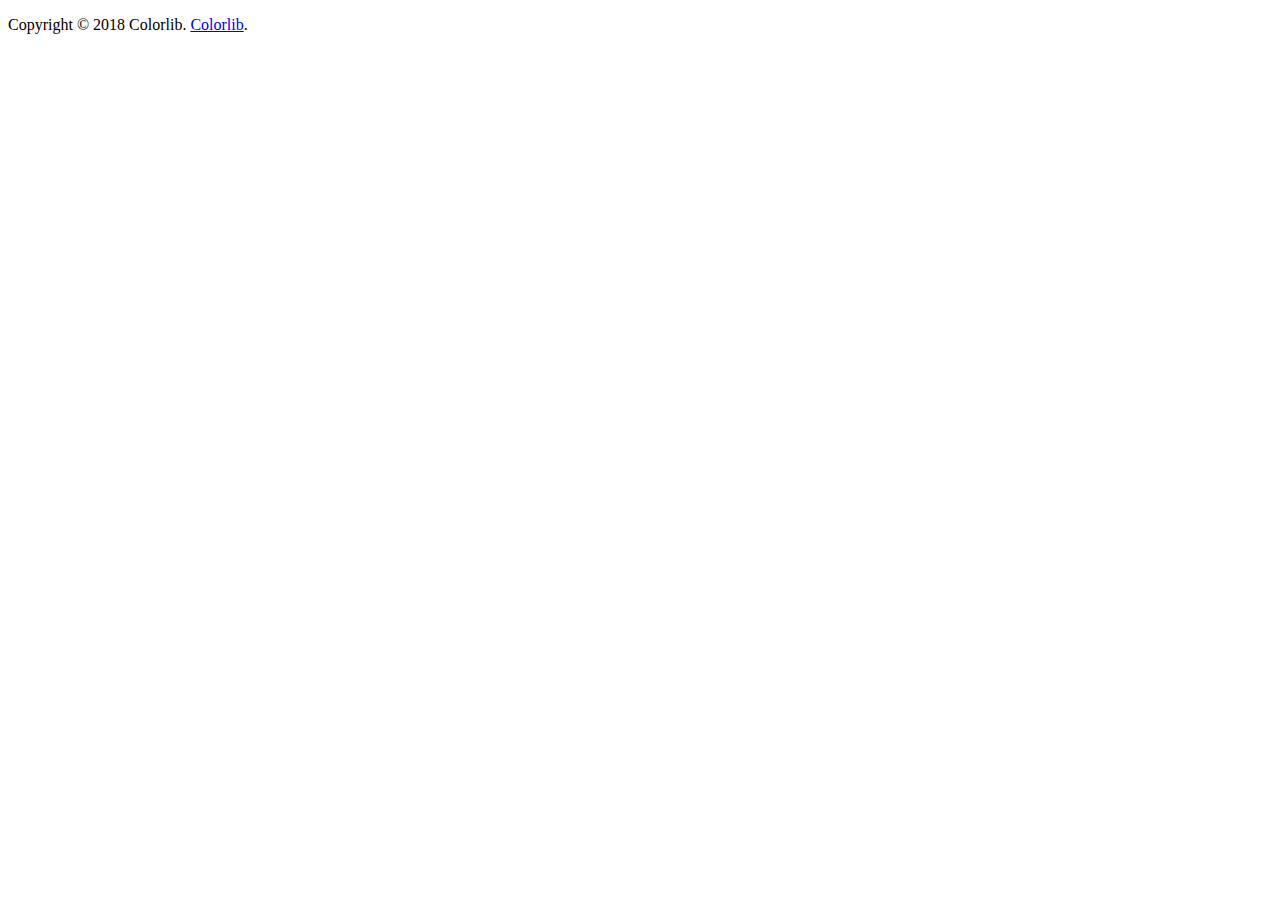
<file: microsapp/web/layouts/footer.html>
<!DOCTYPE html>
<!--
To change this license header, choose License Headers in Project Properties.
To change this template file, choose Tools | Templates
and open the template in the editor.
-->
<html>
    <head>
        <title>TODO supply a title</title>
        <meta charset="UTF-8">
        <meta name="viewport" content="width=device-width, initial-scale=1.0">
    </head>
    <body>
          <!-- COPYRIGHT-->
            <section class="p-t-60 p-b-20">
                <div class="container">
                    <div class="row">
                        <div class="col-md-12">
                            <div class="copyright">
                                <p>Copyright © 2018 Colorlib.  <a href="https://colorlib.com">Colorlib</a>.</p>
                            </div>
                        </div>
                    </div>
                </div>
            </section>
            <!-- END COPYRIGHT-->
    </body>
</html>
</file>
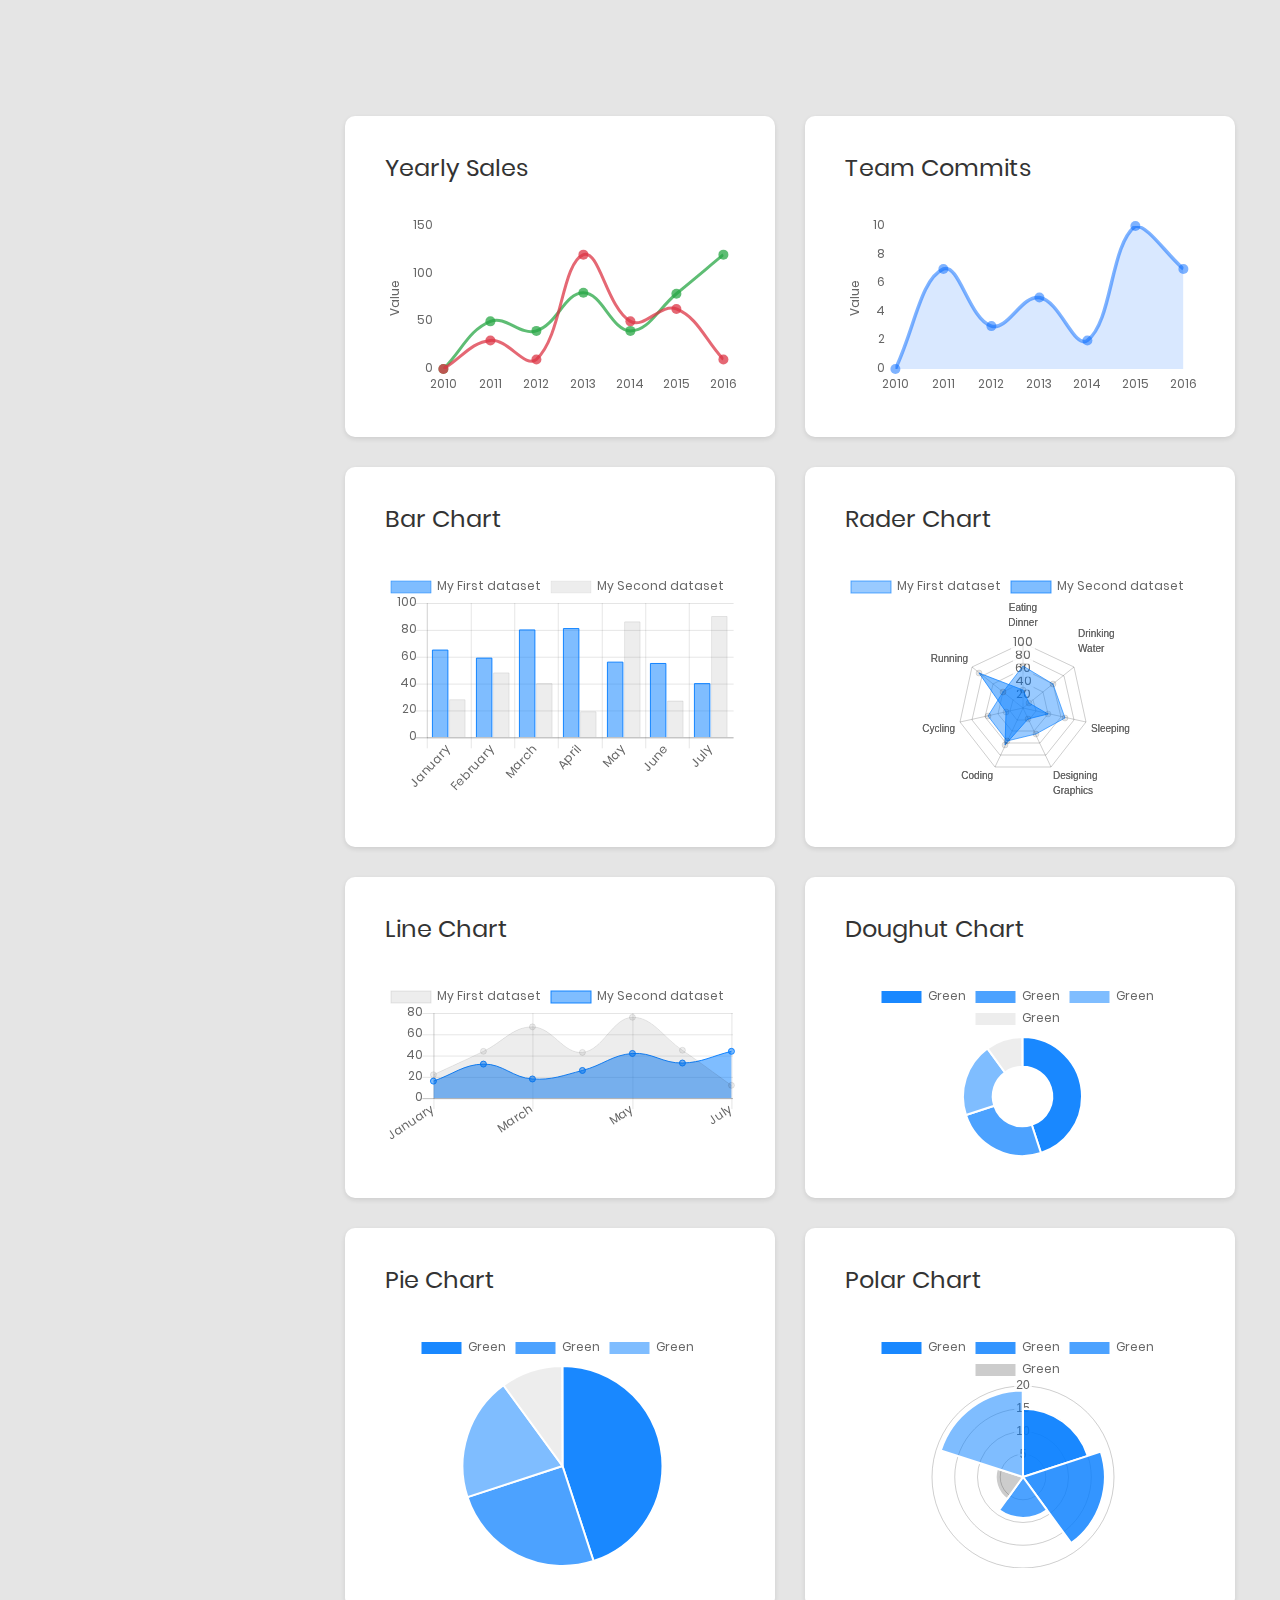
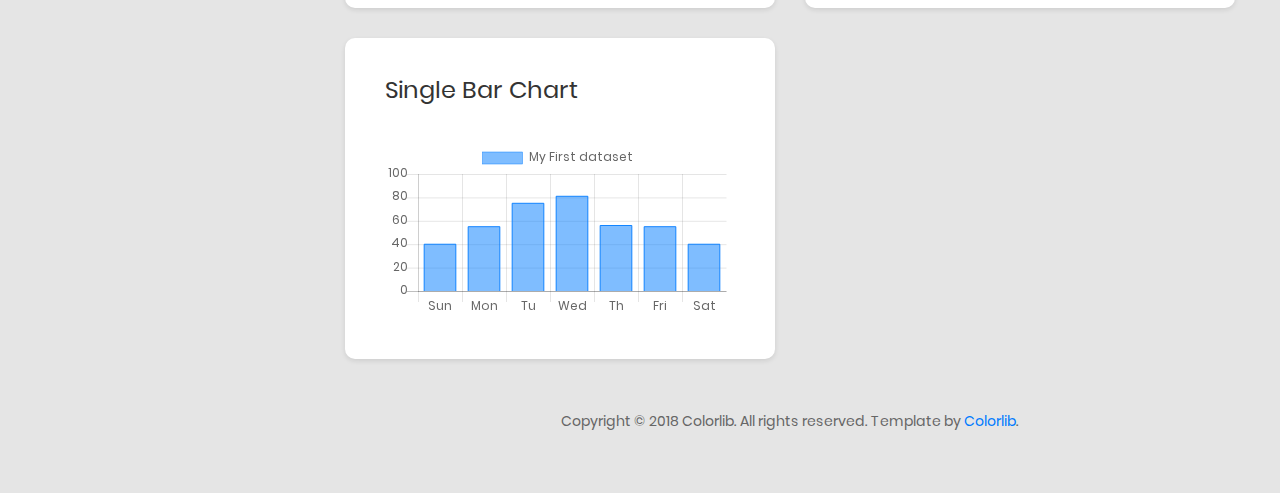
<file: microsapp/web/resources/chart.html>
<!DOCTYPE html>
<html lang="en">

<head>
    <!-- Required meta tags-->
    <meta charset="UTF-8">
    <meta name="viewport" content="width=device-width, initial-scale=1, shrink-to-fit=no">
    <meta name="description" content="au theme template">
    <meta name="author" content="Hau Nguyen">
    <meta name="keywords" content="au theme template">

    <!-- Title Page-->
    <title>Charts</title>

    <!-- Fontfaces CSS-->
    <link href="css/font-face.css" rel="stylesheet" media="all">
    <link href="vendor/font-awesome-4.7/css/font-awesome.min.css" rel="stylesheet" media="all">
    <link href="vendor/font-awesome-5/css/fontawesome-all.min.css" rel="stylesheet" media="all">
    <link href="vendor/mdi-font/css/material-design-iconic-font.min.css" rel="stylesheet" media="all">

    <!-- Bootstrap CSS-->
    <link href="vendor/bootstrap-4.1/bootstrap.min.css" rel="stylesheet" media="all">

    <!-- Vendor CSS-->
    <link href="vendor/animsition/animsition.min.css" rel="stylesheet" media="all">
    <link href="vendor/bootstrap-progressbar/bootstrap-progressbar-3.3.4.min.css" rel="stylesheet" media="all">
    <link href="vendor/wow/animate.css" rel="stylesheet" media="all">
    <link href="vendor/css-hamburgers/hamburgers.min.css" rel="stylesheet" media="all">
    <link href="vendor/slick/slick.css" rel="stylesheet" media="all">
    <link href="vendor/select2/select2.min.css" rel="stylesheet" media="all">
    <link href="vendor/perfect-scrollbar/perfect-scrollbar.css" rel="stylesheet" media="all">

    <!-- Main CSS-->
    <link href="css/theme.css" rel="stylesheet" media="all">

</head>

<body class="animsition">
    <div class="page-wrapper">
    
        <!-- PAGE CONTAINER-->
        <div class="page-container">
            <!-- HEADER DESKTOP-->
           

            <!-- MAIN CONTENT-->
            <div class="main-content">
                <div class="section__content section__content--p30">
                    <div class="container-fluid">
                        <div class="row">
                            <div class="col-lg-6">
                                <div class="au-card m-b-30">
                                    <div class="au-card-inner">
                                        <h3 class="title-2 m-b-40">Yearly Sales</h3>
                                        <canvas id="sales-chart"></canvas>
                                    </div>
                                </div>
                            </div>
                            <div class="col-lg-6">
                                <div class="au-card m-b-30">
                                    <div class="au-card-inner">
                                        <h3 class="title-2 m-b-40">Team Commits</h3>
                                        <canvas id="team-chart"></canvas>
                                    </div>
                                </div>
                            </div>
                            <div class="col-lg-6">
                                <div class="au-card m-b-30">
                                    <div class="au-card-inner">
                                        <h3 class="title-2 m-b-40">Bar chart</h3>
                                        <canvas id="barChart"></canvas>
                                    </div>
                                </div>
                            </div>
                            <div class="col-lg-6">
                                <div class="au-card m-b-30">
                                    <div class="au-card-inner">
                                        <h3 class="title-2 m-b-40">Rader chart</h3>
                                        <canvas id="radarChart"></canvas>
                                    </div>
                                </div>
                            </div>
                            <div class="col-lg-6">
                                <div class="au-card m-b-30">
                                    <div class="au-card-inner">
                                        <h3 class="title-2 m-b-40">Line Chart</h3>
                                        <canvas id="lineChart"></canvas>
                                    </div>
                                </div>
                            </div>
                            <div class="col-lg-6">
                                <div class="au-card m-b-30">
                                    <div class="au-card-inner">
                                        <h3 class="title-2 m-b-40">Doughut Chart</h3>
                                        <canvas id="doughutChart"></canvas>
                                    </div>
                                </div>
                            </div>
                            <div class="col-lg-6">
                                <div class="au-card m-b-30">
                                    <div class="au-card-inner">
                                        <h3 class="title-2 m-b-40">Pie Chart</h3>
                                        <canvas id="pieChart"></canvas>
                                    </div>
                                </div>
                            </div>
                            <div class="col-lg-6">
                                <div class="au-card m-b-30">
                                    <div class="au-card-inner">
                                        <h3 class="title-2 m-b-40">Polar Chart</h3>
                                        <canvas id="polarChart"></canvas>
                                    </div>
                                </div>
                            </div>
                            <div class="col-lg-6">
                                <div class="au-card m-b-30">
                                    <div class="au-card-inner">
                                        <h3 class="title-2 m-b-40">Single Bar Chart</h3>
                                        <canvas id="singelBarChart"></canvas>
                                    </div>
                                </div>
                            </div>
                        </div>
                        <div class="row">
                            <div class="col-md-12">
                                <div class="copyright">
                                    <p>Copyright © 2018 Colorlib. All rights reserved. Template by <a href="https://colorlib.com">Colorlib</a>.</p>
                                </div>
                            </div>
                        </div>
                    </div>
                </div>
            </div>
            <!-- END MAIN CONTENT-->
        </div>
        <!-- END PAGE CONTAINER-->

    </div>

    <!-- Jquery JS-->
    <script src="vendor/jquery-3.2.1.min.js"></script>
    <!-- Bootstrap JS-->
    <script src="vendor/bootstrap-4.1/popper.min.js"></script>
    <script src="vendor/bootstrap-4.1/bootstrap.min.js"></script>
    <!-- Vendor JS       -->
    <script src="vendor/slick/slick.min.js">
    </script>
    <script src="vendor/wow/wow.min.js"></script>
    <script src="vendor/animsition/animsition.min.js"></script>
    <script src="vendor/bootstrap-progressbar/bootstrap-progressbar.min.js">
    </script>
    <script src="vendor/counter-up/jquery.waypoints.min.js"></script>
    <script src="vendor/counter-up/jquery.counterup.min.js">
    </script>
    <script src="vendor/circle-progress/circle-progress.min.js"></script>
    <script src="vendor/perfect-scrollbar/perfect-scrollbar.js"></script>
    <script src="vendor/chartjs/Chart.bundle.min.js"></script>
    <script src="vendor/select2/select2.min.js">
    </script>

    <!-- Main JS-->
    <script src="js/main.js"></script>

</body>

</html>
<!-- end document-->
</file>
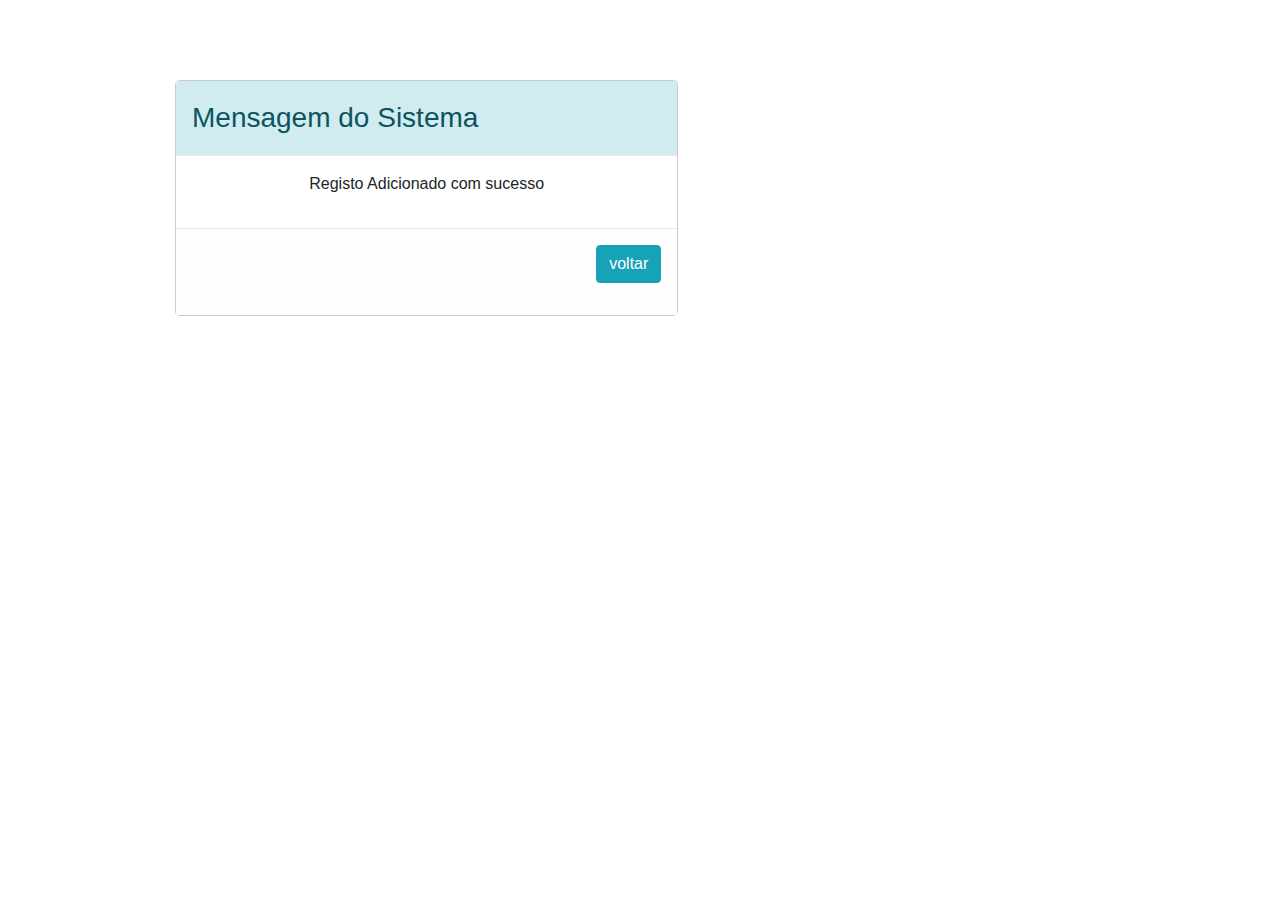
<file: microsapp/web/tamplates/registed.html>
<!--
  Created by IntelliJ IDEA.
  User: user
  Date: 12/12/2018
  Time: 10:21 AM
  To change this template use File | Settings | File Templates.
-->

<html>
<head>
    <title>Title</title>
    <!-- Bootstrap CSS-->
    <link href="../resources/vendor/bootstrap-4.1/bootstrap.min.css" rel="stylesheet" media="all">

</head>
<body>
<div id="login-overlay" class="col-md-5" style="margin-top: 5em; margin-left: 10em;" align="center">
    <div class="modal-content">
        <div class="modal-header alert-info">
            <h3 class="modal-title" id="myModalLabel">Mensagem do Sistema
            </h3>
        </div>

        <div class="modal-body alert-dismissible">
                <div class="col-xs-8" style="text-align: center">
                    <p>Registo Adicionado com sucesso</p>
                </div>
        </div>

        <div class="modal-footer alert-light">
            <p><a href="/tamplates/login.jsp" class="btn btn-info btn-block">voltar</a></p>
        </div>

    </div>
</div>
</body>
</html>
</file>
<file: microsapp/web/resources/css/font-face.css>
/* poppins-100 - latin */
@font-face {
  font-family: 'Poppins';
  font-style: normal;
  font-weight: 100;
  src: url('../fonts/poppins/poppins-v5-latin-100.eot'); /* IE9 Compat Modes */
  src: local('Poppins Thin'), local('Poppins-Thin'),
       url('../fonts/poppins/poppins-v5-latin-100.eot?#iefix') format('embedded-opentype'), /* IE6-IE8 */
       url('../fonts/poppins/poppins-v5-latin-100.woff2') format('woff2'), /* Super Modern Browsers */
       url('../fonts/poppins/poppins-v5-latin-100.woff') format('woff'), /* Modern Browsers */
       url('../fonts/poppins/poppins-v5-latin-100.ttf') format('truetype'), /* Safari, Android, iOS */
       url('../fonts/poppins/poppins-v5-latin-100.svg#Poppins') format('svg'); /* Legacy iOS */
}
/* poppins-200 - latin */
@font-face {
  font-family: 'Poppins';
  font-style: normal;
  font-weight: 200;
  src: url('../fonts/poppins/poppins-v5-latin-200.eot'); /* IE9 Compat Modes */
  src: local('Poppins ExtraLight'), local('Poppins-ExtraLight'),
       url('../fonts/poppins/poppins-v5-latin-200.eot?#iefix') format('embedded-opentype'), /* IE6-IE8 */
       url('../fonts/poppins/poppins-v5-latin-200.woff2') format('woff2'), /* Super Modern Browsers */
       url('../fonts/poppins/poppins-v5-latin-200.woff') format('woff'), /* Modern Browsers */
       url('../fonts/poppins/poppins-v5-latin-200.ttf') format('truetype'), /* Safari, Android, iOS */
       url('../fonts/poppins/poppins-v5-latin-200.svg#Poppins') format('svg'); /* Legacy iOS */
}
/* poppins-200italic - latin */
@font-face {
  font-family: 'Poppins';
  font-style: italic;
  font-weight: 200;
  src: url('../fonts/poppins/poppins-v5-latin-200italic.eot'); /* IE9 Compat Modes */
  src: local('Poppins ExtraLight Italic'), local('Poppins-ExtraLightItalic'),
       url('../fonts/poppins/poppins-v5-latin-200italic.eot?#iefix') format('embedded-opentype'), /* IE6-IE8 */
       url('../fonts/poppins/poppins-v5-latin-200italic.woff2') format('woff2'), /* Super Modern Browsers */
       url('../fonts/poppins/poppins-v5-latin-200italic.woff') format('woff'), /* Modern Browsers */
       url('../fonts/poppins/poppins-v5-latin-200italic.ttf') format('truetype'), /* Safari, Android, iOS */
       url('../fonts/poppins/poppins-v5-latin-200italic.svg#Poppins') format('svg'); /* Legacy iOS */
}
/* poppins-100italic - latin */
@font-face {
  font-family: 'Poppins';
  font-style: italic;
  font-weight: 100;
  src: url('../fonts/poppins/poppins-v5-latin-100italic.eot'); /* IE9 Compat Modes */
  src: local('Poppins Thin Italic'), local('Poppins-ThinItalic'),
       url('../fonts/poppins/poppins-v5-latin-100italic.eot?#iefix') format('embedded-opentype'), /* IE6-IE8 */
       url('../fonts/poppins/poppins-v5-latin-100italic.woff2') format('woff2'), /* Super Modern Browsers */
       url('../fonts/poppins/poppins-v5-latin-100italic.woff') format('woff'), /* Modern Browsers */
       url('../fonts/poppins/poppins-v5-latin-100italic.ttf') format('truetype'), /* Safari, Android, iOS */
       url('../fonts/poppins/poppins-v5-latin-100italic.svg#Poppins') format('svg'); /* Legacy iOS */
}
/* poppins-300 - latin */
@font-face {
  font-family: 'Poppins';
  font-style: normal;
  font-weight: 300;
  src: url('../fonts/poppins/poppins-v5-latin-300.eot'); /* IE9 Compat Modes */
  src: local('Poppins Light'), local('Poppins-Light'),
       url('../fonts/poppins/poppins-v5-latin-300.eot?#iefix') format('embedded-opentype'), /* IE6-IE8 */
       url('../fonts/poppins/poppins-v5-latin-300.woff2') format('woff2'), /* Super Modern Browsers */
       url('../fonts/poppins/poppins-v5-latin-300.woff') format('woff'), /* Modern Browsers */
       url('../fonts/poppins/poppins-v5-latin-300.ttf') format('truetype'), /* Safari, Android, iOS */
       url('../fonts/poppins/poppins-v5-latin-300.svg#Poppins') format('svg'); /* Legacy iOS */
}
/* poppins-300italic - latin */
@font-face {
  font-family: 'Poppins';
  font-style: italic;
  font-weight: 300;
  src: url('../fonts/poppins/poppins-v5-latin-300italic.eot'); /* IE9 Compat Modes */
  src: local('Poppins Light Italic'), local('Poppins-LightItalic'),
       url('../fonts/poppins/poppins-v5-latin-300italic.eot?#iefix') format('embedded-opentype'), /* IE6-IE8 */
       url('../fonts/poppins/poppins-v5-latin-300italic.woff2') format('woff2'), /* Super Modern Browsers */
       url('../fonts/poppins/poppins-v5-latin-300italic.woff') format('woff'), /* Modern Browsers */
       url('../fonts/poppins/poppins-v5-latin-300italic.ttf') format('truetype'), /* Safari, Android, iOS */
       url('../fonts/poppins/poppins-v5-latin-300italic.svg#Poppins') format('svg'); /* Legacy iOS */
}
/* poppins-regular - latin */
@font-face {
  font-family: 'Poppins';
  font-style: normal;
  font-weight: 400;
  src: url('../fonts/poppins/poppins-v5-latin-regular.eot'); /* IE9 Compat Modes */
  src: local('Poppins Regular'), local('Poppins-Regular'),
       url('../fonts/poppins/poppins-v5-latin-regular.eot?#iefix') format('embedded-opentype'), /* IE6-IE8 */
       url('../fonts/poppins/poppins-v5-latin-regular.woff2') format('woff2'), /* Super Modern Browsers */
       url('../fonts/poppins/poppins-v5-latin-regular.woff') format('woff'), /* Modern Browsers */
       url('../fonts/poppins/poppins-v5-latin-regular.ttf') format('truetype'), /* Safari, Android, iOS */
       url('../fonts/poppins/poppins-v5-latin-regular.svg#Poppins') format('svg'); /* Legacy iOS */
}
/* poppins-italic - latin */
@font-face {
  font-family: 'Poppins';
  font-style: italic;
  font-weight: 400;
  src: url('../fonts/poppins/poppins-v5-latin-italic.eot'); /* IE9 Compat Modes */
  src: local('Poppins Italic'), local('Poppins-Italic'),
       url('../fonts/poppins/poppins-v5-latin-italic.eot?#iefix') format('embedded-opentype'), /* IE6-IE8 */
       url('../fonts/poppins/poppins-v5-latin-italic.woff2') format('woff2'), /* Super Modern Browsers */
       url('../fonts/poppins/poppins-v5-latin-italic.woff') format('woff'), /* Modern Browsers */
       url('../fonts/poppins/poppins-v5-latin-italic.ttf') format('truetype'), /* Safari, Android, iOS */
       url('../fonts/poppins/poppins-v5-latin-italic.svg#Poppins') format('svg'); /* Legacy iOS */
}
/* poppins-500 - latin */
@font-face {
  font-family: 'Poppins';
  font-style: normal;
  font-weight: 500;
  src: url('../fonts/poppins/poppins-v5-latin-500.eot'); /* IE9 Compat Modes */
  src: local('Poppins Medium'), local('Poppins-Medium'),
       url('../fonts/poppins/poppins-v5-latin-500.eot?#iefix') format('embedded-opentype'), /* IE6-IE8 */
       url('../fonts/poppins/poppins-v5-latin-500.woff2') format('woff2'), /* Super Modern Browsers */
       url('../fonts/poppins/poppins-v5-latin-500.woff') format('woff'), /* Modern Browsers */
       url('../fonts/poppins/poppins-v5-latin-500.ttf') format('truetype'), /* Safari, Android, iOS */
       url('../fonts/poppins/poppins-v5-latin-500.svg#Poppins') format('svg'); /* Legacy iOS */
}
/* poppins-500italic - latin */
@font-face {
  font-family: 'Poppins';
  font-style: italic;
  font-weight: 500;
  src: url('../fonts/poppins/poppins-v5-latin-500italic.eot'); /* IE9 Compat Modes */
  src: local('Poppins Medium Italic'), local('Poppins-MediumItalic'),
       url('../fonts/poppins/poppins-v5-latin-500italic.eot?#iefix') format('embedded-opentype'), /* IE6-IE8 */
       url('../fonts/poppins/poppins-v5-latin-500italic.woff2') format('woff2'), /* Super Modern Browsers */
       url('../fonts/poppins/poppins-v5-latin-500italic.woff') format('woff'), /* Modern Browsers */
       url('../fonts/poppins/poppins-v5-latin-500italic.ttf') format('truetype'), /* Safari, Android, iOS */
       url('../fonts/poppins/poppins-v5-latin-500italic.svg#Poppins') format('svg'); /* Legacy iOS */
}
/* poppins-600 - latin */
@font-face {
  font-family: 'Poppins';
  font-style: normal;
  font-weight: 600;
  src: url('../fonts/poppins/poppins-v5-latin-600.eot'); /* IE9 Compat Modes */
  src: local('Poppins SemiBold'), local('Poppins-SemiBold'),
       url('../fonts/poppins/poppins-v5-latin-600.eot?#iefix') format('embedded-opentype'), /* IE6-IE8 */
       url('../fonts/poppins/poppins-v5-latin-600.woff2') format('woff2'), /* Super Modern Browsers */
       url('../fonts/poppins/poppins-v5-latin-600.woff') format('woff'), /* Modern Browsers */
       url('../fonts/poppins/poppins-v5-latin-600.ttf') format('truetype'), /* Safari, Android, iOS */
       url('../fonts/poppins/poppins-v5-latin-600.svg#Poppins') format('svg'); /* Legacy iOS */
}
/* poppins-600italic - latin */
@font-face {
  font-family: 'Poppins';
  font-style: italic;
  font-weight: 600;
  src: url('../fonts/poppins/poppins-v5-latin-600italic.eot'); /* IE9 Compat Modes */
  src: local('Poppins SemiBold Italic'), local('Poppins-SemiBoldItalic'),
       url('../fonts/poppins/poppins-v5-latin-600italic.eot?#iefix') format('embedded-opentype'), /* IE6-IE8 */
       url('../fonts/poppins/poppins-v5-latin-600italic.woff2') format('woff2'), /* Super Modern Browsers */
       url('../fonts/poppins/poppins-v5-latin-600italic.woff') format('woff'), /* Modern Browsers */
       url('../fonts/poppins/poppins-v5-latin-600italic.ttf') format('truetype'), /* Safari, Android, iOS */
       url('../fonts/poppins/poppins-v5-latin-600italic.svg#Poppins') format('svg'); /* Legacy iOS */
}
/* poppins-700 - latin */
@font-face {
  font-family: 'Poppins';
  font-style: normal;
  font-weight: 700;
  src: url('../fonts/poppins/poppins-v5-latin-700.eot'); /* IE9 Compat Modes */
  src: local('Poppins Bold'), local('Poppins-Bold'),
       url('../fonts/poppins/poppins-v5-latin-700.eot?#iefix') format('embedded-opentype'), /* IE6-IE8 */
       url('../fonts/poppins/poppins-v5-latin-700.woff2') format('woff2'), /* Super Modern Browsers */
       url('../fonts/poppins/poppins-v5-latin-700.woff') format('woff'), /* Modern Browsers */
       url('../fonts/poppins/poppins-v5-latin-700.ttf') format('truetype'), /* Safari, Android, iOS */
       url('../fonts/poppins/poppins-v5-latin-700.svg#Poppins') format('svg'); /* Legacy iOS */
}
/* poppins-700italic - latin */
@font-face {
  font-family: 'Poppins';
  font-style: italic;
  font-weight: 700;
  src: url('../fonts/poppins/poppins-v5-latin-700italic.eot'); /* IE9 Compat Modes */
  src: local('Poppins Bold Italic'), local('Poppins-BoldItalic'),
       url('../fonts/poppins/poppins-v5-latin-700italic.eot?#iefix') format('embedded-opentype'), /* IE6-IE8 */
       url('../fonts/poppins/poppins-v5-latin-700italic.woff2') format('woff2'), /* Super Modern Browsers */
       url('../fonts/poppins/poppins-v5-latin-700italic.woff') format('woff'), /* Modern Browsers */
       url('../fonts/poppins/poppins-v5-latin-700italic.ttf') format('truetype'), /* Safari, Android, iOS */
       url('../fonts/poppins/poppins-v5-latin-700italic.svg#Poppins') format('svg'); /* Legacy iOS */
}
/* poppins-800 - latin */
@font-face {
  font-family: 'Poppins';
  font-style: normal;
  font-weight: 800;
  src: url('../fonts/poppins/poppins-v5-latin-800.eot'); /* IE9 Compat Modes */
  src: local('Poppins ExtraBold'), local('Poppins-ExtraBold'),
       url('../fonts/poppins/poppins-v5-latin-800.eot?#iefix') format('embedded-opentype'), /* IE6-IE8 */
       url('../fonts/poppins/poppins-v5-latin-800.woff2') format('woff2'), /* Super Modern Browsers */
       url('../fonts/poppins/poppins-v5-latin-800.woff') format('woff'), /* Modern Browsers */
       url('../fonts/poppins/poppins-v5-latin-800.ttf') format('truetype'), /* Safari, Android, iOS */
       url('../fonts/poppins/poppins-v5-latin-800.svg#Poppins') format('svg'); /* Legacy iOS */
}
/* poppins-800italic - latin */
@font-face {
  font-family: 'Poppins';
  font-style: italic;
  font-weight: 800;
  src: url('../fonts/poppins/poppins-v5-latin-800italic.eot'); /* IE9 Compat Modes */
  src: local('Poppins ExtraBold Italic'), local('Poppins-ExtraBoldItalic'),
       url('../fonts/poppins/poppins-v5-latin-800italic.eot?#iefix') format('embedded-opentype'), /* IE6-IE8 */
       url('../fonts/poppins/poppins-v5-latin-800italic.woff2') format('woff2'), /* Super Modern Browsers */
       url('../fonts/poppins/poppins-v5-latin-800italic.woff') format('woff'), /* Modern Browsers */
       url('../fonts/poppins/poppins-v5-latin-800italic.ttf') format('truetype'), /* Safari, Android, iOS */
       url('../fonts/poppins/poppins-v5-latin-800italic.svg#Poppins') format('svg'); /* Legacy iOS */
}
/* poppins-900 - latin */
@font-face {
  font-family: 'Poppins';
  font-style: normal;
  font-weight: 900;
  src: url('../fonts/poppins/poppins-v5-latin-900.eot'); /* IE9 Compat Modes */
  src: local('Poppins Black'), local('Poppins-Black'),
       url('../fonts/poppins/poppins-v5-latin-900.eot?#iefix') format('embedded-opentype'), /* IE6-IE8 */
       url('../fonts/poppins/poppins-v5-latin-900.woff2') format('woff2'), /* Super Modern Browsers */
       url('../fonts/poppins/poppins-v5-latin-900.woff') format('woff'), /* Modern Browsers */
       url('../fonts/poppins/poppins-v5-latin-900.ttf') format('truetype'), /* Safari, Android, iOS */
       url('../fonts/poppins/poppins-v5-latin-900.svg#Poppins') format('svg'); /* Legacy iOS */
}
/* poppins-900italic - latin */
@font-face {
  font-family: 'Poppins';
  font-style: italic;
  font-weight: 900;
  src: url('../fonts/poppins/poppins-v5-latin-900italic.eot'); /* IE9 Compat Modes */
  src: local('Poppins Black Italic'), local('Poppins-BlackItalic'),
       url('../fonts/poppins/poppins-v5-latin-900italic.eot?#iefix') format('embedded-opentype'), /* IE6-IE8 */
       url('../fonts/poppins/poppins-v5-latin-900italic.woff2') format('woff2'), /* Super Modern Browsers */
       url('../fonts/poppins/poppins-v5-latin-900italic.woff') format('woff'), /* Modern Browsers */
       url('../fonts/poppins/poppins-v5-latin-900italic.ttf') format('truetype'), /* Safari, Android, iOS */
       url('../fonts/poppins/poppins-v5-latin-900italic.svg#Poppins') format('svg'); /* Legacy iOS */
}
</file>
<file: microsapp/web/resources/vendor/perfect-scrollbar/perfect-scrollbar.css>
/*
 * Container style
 */
.ps {
  overflow: hidden !important;
  overflow-anchor: none;
  -ms-overflow-style: none;
  touch-action: auto;
  -ms-touch-action: auto;
}

/*
 * Scrollbar rail styles
 */
.ps__rail-x {
  display: none;
  opacity: 0;
  transition: background-color .2s linear, opacity .2s linear;
  -webkit-transition: background-color .2s linear, opacity .2s linear;
  height: 15px;
  /* there must be 'bottom' or 'top' for ps__rail-x */
  bottom: 0px;
  /* please don't change 'position' */
  position: absolute;
}

.ps__rail-y {
  display: none;
  opacity: 0;
  transition: background-color .2s linear, opacity .2s linear;
  -webkit-transition: background-color .2s linear, opacity .2s linear;
  width: 15px;
  /* there must be 'right' or 'left' for ps__rail-y */
  right: 0;
  /* please don't change 'position' */
  position: absolute;
}

.ps--active-x > .ps__rail-x,
.ps--active-y > .ps__rail-y {
  display: block;
  background-color: transparent;
}

.ps:hover > .ps__rail-x,
.ps:hover > .ps__rail-y,
.ps--focus > .ps__rail-x,
.ps--focus > .ps__rail-y,
.ps--scrolling-x > .ps__rail-x,
.ps--scrolling-y > .ps__rail-y {
  opacity: 0.6;
}

.ps .ps__rail-x:hover,
.ps .ps__rail-y:hover,
.ps .ps__rail-x:focus,
.ps .ps__rail-y:focus,
.ps .ps__rail-x.ps--clicking,
.ps .ps__rail-y.ps--clicking {
  background-color: #eee;
  opacity: 0.9;
}

/*
 * Scrollbar thumb styles
 */
.ps__thumb-x {
  background-color: #aaa;
  border-radius: 6px;
  transition: background-color .2s linear, height .2s ease-in-out;
  -webkit-transition: background-color .2s linear, height .2s ease-in-out;
  height: 6px;
  /* there must be 'bottom' for ps__thumb-x */
  bottom: 2px;
  /* please don't change 'position' */
  position: absolute;
}

.ps__thumb-y {
  background-color: #aaa;
  border-radius: 6px;
  transition: background-color .2s linear, width .2s ease-in-out;
  -webkit-transition: background-color .2s linear, width .2s ease-in-out;
  width: 6px;
  /* there must be 'right' for ps__thumb-y */
  right: 2px;
  /* please don't change 'position' */
  position: absolute;
}

.ps__rail-x:hover > .ps__thumb-x,
.ps__rail-x:focus > .ps__thumb-x,
.ps__rail-x.ps--clicking .ps__thumb-x {
  background-color: #999;
  height: 11px;
}

.ps__rail-y:hover > .ps__thumb-y,
.ps__rail-y:focus > .ps__thumb-y,
.ps__rail-y.ps--clicking .ps__thumb-y {
  background-color: #999;
  width: 11px;
}

/* MS supports */
@supports (-ms-overflow-style: none) {
  .ps {
    overflow: auto !important;
  }
}

@media screen and (-ms-high-contrast: active), (-ms-high-contrast: none) {
  .ps {
    overflow: auto !important;
  }
}
</file>
<file: microsapp/web/resources/css/theme.css>
/*------------------------------------------------------------------
[Master Stylesheet]

Project:  CoolAdmin
Version:	1.0
Last change:	08/10/2018 [Add Define a table of contents Link]
Assigned to:	Hau Nguyen
Primary use:	Open Source
-------------------------------------------------------------------*/
/*------------------------------------------------------------------
[LAYOUT]

* body
    + Header / header
	+ Page Content / .page-content .name-page
        + Section Layouts / section .name-section
        ...
	+ Footer / footer

-------------------------------------------------------------------*/
/*------------------------------------------------------------------
# [Color codes]

# Text Color (text): #666666
# Text Color Deep (Text, title): #333333

------------------------------------------------------------------*/
/*------------------------------------------------------------------
[Typography]

Notes:	decreasing heading by 0.4em with every subsequent heading level
-------------------------------------------------------------------*/
/*-----------------------------------------------------*/
/*                   SETTINGS                          */
/*-----------------------------------------------------*/
/*-----------------------------------------------------*/
/*                   TOOLS                             */
/*-----------------------------------------------------*/
/*-----------------------------------------------------*/
/*                   GENERIC                           */
/*-----------------------------------------------------*/
/* ----- Normalize ----- */
* {
    margin: 0;
    padding: 0;
    -webkit-box-sizing: border-box;
    -moz-box-sizing: border-box;
    box-sizing: border-box;
}

ul {
    margin: 0;
}

button,
input[type='button'] {
    cursor: pointer;
}

button:focus,
input:focus,
textarea:focus {
    outline: none;
}

input, textarea {
    border: none;
}

button {
    border: none;
    background: none;
}

img {
    max-width: 100%;
    height: auto;
}

p {
    margin: 0;
}

.table-responsive {
    padding-right: 1px;
}

.card {
    -webkit-border-radius: 3px;
    -moz-border-radius: 3px;
    border-radius: 3px;
}

.btn {
    -webkit-border-radius: 3px;
    -moz-border-radius: 3px;
    border-radius: 3px;
}

/* ----- Typography ----- */
body {
    font-family: "Poppins", sans-serif;
    font-weight: 400;
    font-size: 16px;
    line-height: 1.625;
    color: #666;
    -webkit-font-smoothing: antialiased;
    -moz-osx-font-smoothing: grayscale;
}

h1,
h2,
h3,
h4,
h5,
h6 {
    color: #333333;
    font-weight: 700;
    margin: 0;
    line-height: 1.2;
}

h1 {
    font-size: 36px;
}

h2 {
    font-size: 30px;
}

h3 {
    font-size: 24px;
}

h4 {
    font-size: 18px;
}

h5 {
    font-size: 15px;
}

h6 {
    font-size: 13px;
}

blockquote {
    margin: 0;
}

strong {
    font-weight: 700;
}

/*-----------------------------------------------------*/
/*                   ELEMENTS                          */
/*-----------------------------------------------------*/
/* ----- Title ----- */
.title--sbold {
    font-weight: 600;
}

.title-1 {
    text-transform: capitalize;
    font-weight: 400;
    font-size: 30px;
}

.title-2 {
    text-transform: capitalize;
    font-weight: 400;
    font-size: 24px;
    line-height: 1;
}

.title-3 {
    text-transform: capitalize;
    font-weight: 400;
    font-size: 24px;
    color: #333;
}

.title-3 i {
    margin-right: 13px;
    vertical-align: baseline;
}

.title-4 {
    font-weight: 500;
    font-size: 30px;
    color: #393939;
}

.title-5 {
    text-transform: capitalize;
    font-size: 22px;
    font-weight: 500;
    color: #393939;
}

.title-6 {
    font-size: 24px;
    font-weight: 500;
    color: #fff;
}

.heading-title {
    font-size: 24px;
    font-weight: 500;
    color: #333;
    text-transform: capitalize;
    margin-bottom: 10px;
}

/* ----- Links ----- */
a {
    display: inline-block;
}

a:hover,
a:focus,
a:active {
    text-decoration: none;
    outline: none;
}

a:hover,
a {
    -webkit-transition: all 0.3s ease;
    -o-transition: all 0.3s ease;
    -moz-transition: all 0.3s ease;
    transition: all 0.3s ease;
}

/*-----------------------------------------------------*/
/*                   OBJECTS                           */
/*-----------------------------------------------------*/
/* ----- Section----- */
section {
    position: relative;
}

.section__content {
    position: relative;
    margin: 0 auto;
    z-index: 1;
}

.section__content--w1830 {
    max-width: 1830px;
}

.section__content--p30 {
    padding: 0 30px;
}

@media (max-width: 991px) {
    .section__content--p30 {
        padding: 0;
    }
}

.section__content--p35 {
    padding: 0 35px;
}

/* ----- Page Wrapper----- */
/*Override Grid Bootstrap*/
@media (min-width: 1200px) {
    .container {
        max-width: 1320px;
    }
}

/*Page Objects*/
.page-wrapper {
    overflow: hidden;
}

.page-container {
    background: #e5e5e5;
    padding-left: 300px;
}

@media (max-width: 991px) {
    .page-container {
        position: relative;
        top: 88px;
        padding-left: 0;
    }
}

.page-container2 {
    background: #f2f2f2;
    padding-left: 300px;
}

@media (max-width: 991px) {
    .page-container2 {
        position: relative;
        padding-left: 0;
    }
}

.page-container3 {
    background: #f7f7f7;
}

.main-content {
    padding-top: 116px;
    min-height: 100vh;
}

@media (max-width: 991px) {
    .main-content {
        padding-top: 50px;
    }
}

.page-content--bgf7 {
    background: #f7f7f7;
}

.page-content--bge5 {
    background: #e5e5e5;
    height: 100vh;
}

.login-wrap {
    max-width: 540px;
    padding-top: 8vh;
    margin: 0 auto;
}

.login-logo {
    text-align: center;
    margin-bottom: 30px;
}

.login-checkbox {
    display: -webkit-box;
    display: -webkit-flex;
    display: -moz-box;
    display: -ms-flexbox;
    display: flex;
    -webkit-box-pack: justify;
    -webkit-justify-content: space-between;
    -moz-box-pack: justify;
    -ms-flex-pack: justify;
    justify-content: space-between;
}

.login-checkbox label input[type="checkbox"] {
    margin-right: 8px;
}

.login-checkbox > label > a {
    color: #ff2e44;
}

@media (max-width: 991px) {
    .login-checkbox {
        -webkit-box-orient: vertical;
        -webkit-box-direction: normal;
        -webkit-flex-direction: column;
        -moz-box-orient: vertical;
        -moz-box-direction: normal;
        -ms-flex-direction: column;
        flex-direction: column;
    }
}

.login-form .form-group label {
    display: block;
}

.login-content {
    background: #fff;
    padding: 30px 30px 20px;
    -webkit-border-radius: 2px;
    -moz-border-radius: 2px;
    border-radius: 2px;
}

.social-login-content {
    border-top: 1px solid #e7e7e7;
    border-bottom: 1px solid #e7e7e7;
    padding: 20px 0px;
}

.register-link {
    padding-top: 15px;
    text-align: center;
    font-size: 14px;
}

.register-link > p > a {
    color: #ff2e44;
}

.fontawesome-list-wrap {
    background: #fff;
    border: 1px solid #C9CDD7;
    padding: 20px;
    -webkit-border-radius: 2px;
    -moz-border-radius: 2px;
    border-radius: 2px;
}

.fontawesome-list__title {
    padding-bottom: 20px;
    border-bottom: 1px solid #C9CDD7;
    margin-bottom: 20px;
    margin-top: 30px;
}

.fa-hover a {
    color: #666;
    font-size: 15px;
}

.fa-hover a i {
    margin-right: 10px;
}

.fa-hover a:hover {
    color: #333;
}

.main-content--pb30 {
    padding-bottom: 30px;
}

/*-----------------------------------------------------*/
/*                   COMPONENTS                        */
/*-----------------------------------------------------*/
/* ----- Buttons----- */
.au-btn {
    line-height: 45px;
    padding: 0 35px;
    text-transform: uppercase;
    color: #fff;
    -webkit-border-radius: 3px;
    -moz-border-radius: 3px;
    border-radius: 3px;
    -webkit-transition: all 0.3s ease;
    -o-transition: all 0.3s ease;
    -moz-transition: all 0.3s ease;
    transition: all 0.3s ease;
    cursor: pointer;
}

.au-btn:hover {
    color: #fff;
    background: #3868cd;
}

.au-btn--blue2 {
    background: #00aced;
}

.au-btn--blue2:hover {
    background: #00a2e3;
}

.au-btn--block {
    display: block;
    width: 100%;
}

.au-btn-icon i {
    vertical-align: baseline;
    margin-right: 5px;
}

.au-btn--blue {
    background: #4272d7;
}

.au-btn--green {
    background: #63c76a;
}

.au-btn--green:hover {
    background: #59bd60;
}

.au-btn-plus {
    position: absolute;
    height: 45px;
    width: 45px;
    background: #63c76a;
    -webkit-border-radius: 100%;
    -moz-border-radius: 100%;
    border-radius: 100%;
    -webkit-transition: all 0.3s ease;
    -o-transition: all 0.3s ease;
    -moz-transition: all 0.3s ease;
    transition: all 0.3s ease;
    bottom: -22.5px;
    right: 45px;
    z-index: 3;
}

.au-btn-plus i {
    position: absolute;
    top: 50%;
    left: 50%;
    -webkit-transform: translate(-50%, -50%);
    -moz-transform: translate(-50%, -50%);
    -ms-transform: translate(-50%, -50%);
    -o-transform: translate(-50%, -50%);
    transform: translate(-50%, -50%);
    font-size: 15px;
    font-weight: 500;
    color: #fff;
}

.au-btn-plus:hover {
    background: #59bd60;
}

.au-btn-load {
    background: #808080;
    padding: 0 40px;
    font-size: 15px;
    color: #fff;
}

.au-btn-load:hover {
    background: #767676;
}

.au-btn-filter {
    font-size: 14px;
    color: #808080;
    background: #fff;
    -webkit-border-radius: 3px;
    -moz-border-radius: 3px;
    border-radius: 3px;
    -webkit-box-shadow: 0px 10px 20px 0px rgba(0, 0, 0, 0.03);
    -moz-box-shadow: 0px 10px 20px 0px rgba(0, 0, 0, 0.03);
    box-shadow: 0px 10px 20px 0px rgba(0, 0, 0, 0.03);
    padding: 0 15px;
    line-height: 40px;
    text-transform: capitalize;
}

.au-btn-filter i {
    margin-right: 5px;
}

.au-btn--small {
    padding: 0 20px;
    line-height: 40px;
    font-size: 14px;
}

/*Page Loader*/
.page-loader {
    background: #f8f8f8;
    bottom: 0;
    left: 0;
    position: fixed;
    right: 0;
    top: 0;
    z-index: 99999;
}

.page-loader__spin {
    width: 35px;
    height: 35px;
    position: absolute;
    top: 50%;
    left: 50%;
    border-top: 6px solid #f6f6f6;
    border-right: 6px solid #f6f6f6;
    border-bottom: 6px solid #f6f6f6;
    border-left: 6px solid #1b1b1b;
    -webkit-border-radius: 50%;
    -moz-border-radius: 50%;
    border-radius: 50%;
    -webkit-animation: spinner 1000ms infinite linear;
    -moz-animation: spinner 1000ms infinite linear;
    -o-animation: spinner 1000ms infinite linear;
    animation: spinner 1000ms infinite linear;
    z-index: 100000;
}

@-webkit-keyframes spinner {
    0% {
        -webkit-transform: rotate(0deg);
        transform: rotate(0deg);
    }

    100% {
        -webkit-transform: rotate(360deg);
        transform: rotate(360deg);
    }
}

@-moz-keyframes spinner {
    0% {
        -webkit-transform: rotate(0deg);
        -moz-transform: rotate(0deg);
        transform: rotate(0deg);
    }

    100% {
        -webkit-transform: rotate(360deg);
        -moz-transform: rotate(360deg);
        transform: rotate(360deg);
    }
}

@-o-keyframes spinner {
    0% {
        -webkit-transform: rotate(0deg);
        -o-transform: rotate(0deg);
        transform: rotate(0deg);
    }

    100% {
        -webkit-transform: rotate(360deg);
        -o-transform: rotate(360deg);
        transform: rotate(360deg);
    }
}

@keyframes spinner {
    0% {
        -webkit-transform: rotate(0deg);
        -moz-transform: rotate(0deg);
        -o-transform: rotate(0deg);
        transform: rotate(0deg);
    }

    100% {
        -webkit-transform: rotate(360deg);
        -moz-transform: rotate(360deg);
        -o-transform: rotate(360deg);
        transform: rotate(360deg);
    }
}

/* ----- Form ----- */
.form-header {
    display: -webkit-box;
    display: -webkit-flex;
    display: -moz-box;
    display: -ms-flexbox;
    display: flex;
}

@media (max-width: 991px) {
    .form-header {
        -webkit-box-pack: center;
        -webkit-justify-content: center;
        -moz-box-pack: center;
        -ms-flex-pack: center;
        justify-content: center;
    }
}

.form-header2 .au-btn--submit {
    border: none;
    line-height: 45px;
}

.form-header2 .au-input {
    border-color: rgba(255, 255, 255, 0.2);
    background: rgba(255, 255, 255, 0.051);
    color: #999;
}

.form-header2 .au-input::-webkit-input-placeholder {
    /* WebKit, Blink, Edge */
    color: #999;
}

.form-header2 .au-input:-moz-placeholder {
    /* Mozilla Firefox 4 to 18 */
    color: #999;
    opacity: 1;
}

.form-header2 .au-input::-moz-placeholder {
    /* Mozilla Firefox 19+ */
    color: #999;
    opacity: 1;
}

.form-header2 .au-input:-ms-input-placeholder {
    /* Internet Explorer 10-11 */
    color: #999;
}

.form-header2 .au-input:-ms-input-placeholder {
    /* Microsoft Edge */
    color: #999;
}

/* ----- Input ----- */
.au-input {
    line-height: 43px;
    border: 1px solid #e5e5e5;
    font-size: 14px;
    color: #666;
    padding: 0 17px;
    -webkit-border-radius: 3px;
    -moz-border-radius: 3px;
    border-radius: 3px;
    -webkit-transition: all 0.5s ease;
    -o-transition: all 0.5s ease;
    -moz-transition: all 0.5s ease;
    transition: all 0.5s ease;
}

.au-input--style2 {
    color: #808080;
    line-height: 43px;
    border: 1px solid #e5e5e5;
    font-size: 14px;
    padding: 0 17px;
    -webkit-border-radius: 3px;
    -moz-border-radius: 3px;
    border-radius: 3px;
    -webkit-transition: all 0.5s ease;
    -o-transition: all 0.5s ease;
    -moz-transition: all 0.5s ease;
    transition: all 0.5s ease;
}

.au-input--full {
    width: 100%;
}

.au-input--h65 {
    line-height: 63px;
    font-size: 16px;
    color: #808080;
}

.au-input--w300 {
    min-width: 300px;
}

.au-input--w435 {
    min-width: 435px;
}

@media (max-width: 767px) {
    .au-input--w435 {
        min-width: 230px;
    }
}

.au-form-icon {
    position: relative;
}

.au-form-icon .au-input {
    padding-right: 80px;
}

.au-form-icon--sm {
    position: relative;
}

.au-form-icon--sm .au-input {
    padding-right: 43px;
}

.au-input-icon {
    position: absolute;
    top: 1px;
    right: 12px;
    width: 63px;
    height: 63px;
    line-height: 63px;
    text-align: center;
    display: block;
}

.au-input-icon i {
    font-size: 30px;
    color: #808080;
    position: absolute;
    top: 50%;
    left: 50%;
    -webkit-transform: translate(-50%, -50%);
    -moz-transform: translate(-50%, -50%);
    -ms-transform: translate(-50%, -50%);
    -o-transform: translate(-50%, -50%);
    transform: translate(-50%, -50%);
}

.au-input--xl {
    min-width: 935px;
}

@media (max-width: 1600px) {
    .au-input--xl {
        min-width: 350px;
    }
}

@media (max-width: 991px) {
    .au-input--xl {
        min-width: 350px;
    }
}

@media (max-width: 767px) {
    .au-input--xl {
        min-width: 150px;
    }
}

.au-btn--submit {
    position: relative;
    right: 0;
    min-width: 65px;
    line-height: 43px;
    border: 1px solid #e5e5e5;
    -webkit-border-radius: 3px;
    -moz-border-radius: 3px;
    border-radius: 3px;
    background: #4272d7;
    margin-left: -3px;
}

.au-btn--submit:hover {
    background: #3868cd;
}

.au-btn--submit > i {
    font-size: 20px;
    color: #fff;
    position: absolute;
    top: 50%;
    left: 50%;
    -webkit-transform: translate(-50%, -50%);
    -moz-transform: translate(-50%, -50%);
    -ms-transform: translate(-50%, -50%);
    -o-transform: translate(-50%, -50%);
    transform: translate(-50%, -50%);
}

.au-btn--submit2 {
    height: 43px;
    width: 43px;
    position: absolute;
    top: 1px;
    right: 0;
}

.au-btn--submit2 i {
    position: absolute;
    top: 50%;
    left: 50%;
    -webkit-transform: translate(-50%, -50%);
    -moz-transform: translate(-50%, -50%);
    -ms-transform: translate(-50%, -50%);
    -o-transform: translate(-50%, -50%);
    transform: translate(-50%, -50%);
    color: #4c4c4c;
    font-size: 20px;
}

.rs-select2--sm {
    width: 114px;
}

.rs-select2--md {
    width: 160px;
}

.select2-container {
    display: block;
    max-width: 100% !important;
    width: auto !important;
    outline: none;
}

.rs-select2--dark {
    display: inline-block;
}

@media (max-width: 767px) {
    .rs-select2--dark {
        display: block;
        margin-right: 0;
        margin-bottom: 10px;
    }
}

.rs-select2--dark .select2-container--default .select2-selection--single {
    border: none;
    outline: none;
    padding-left: 18px;
    -webkit-border-radius: 3px;
    -moz-border-radius: 3px;
    border-radius: 3px;
    height: 40px;
    background: #808080;
    display: -webkit-box;
    display: -webkit-flex;
    display: -moz-box;
    display: -ms-flexbox;
    display: flex;
    -webkit-box-align: center;
    -webkit-align-items: center;
    -moz-box-align: center;
    -ms-flex-align: center;
    align-items: center;
}

.rs-select2--dark .select2-container--default .select2-selection--single .select2-selection__rendered {
    color: #fff;
    font-size: 14px;
}

.rs-select2--dark .select2-container .select2-selection--single .select2-selection__rendered {
    padding: 0;
}

.rs-select2--dark .select2-container--default .select2-selection--single .select2-selection__arrow {
    height: 40px;
    top: 0;
    right: 13px;
}

.rs-select2--dark .select2-container--default .select2-selection--single .select2-selection__arrow b {
    border-color: #fff transparent transparent transparent;
}

.rs-select2--dark .select2-container--default.select2-container--open .select2-selection--single .select2-selection__arrow b {
    border-color: transparent transparent #fff transparent;
}

.rs-select2--dark .select2-container--open .select2-dropdown,
.rs-select2--trans .select2-container--open .select2-dropdown,
.rs-select2--light .select2-container--open .select2-dropdown,
.rs-select2--trans .select2-container--open .select2-dropdown {
    font-size: 14px;
    box-shadow: 0px 2px 15px 3px rgba(0,0,0,0.1);
    border-radius: 4px;
    border-top-left-radius: 4px;
    border-top-right-radius: 4px;
    border: 1px solid #e0e0e0;
    margin-top: 8px;
    overflow: hidden;
}

.rs-select2--dark .select2-container--open .select2-dropdown .select2-results__option ,
.rs-select2--trans .select2-container--open .select2-dropdown .select2-results__option,
.rs-select2--light .select2-container--open .select2-dropdown .select2-results__option {
    padding: 8px 16px;
}

.select2-container--default .select2-results__option--highlighted[aria-selected] {
    background: #4272d7;
}

.select2-container--default.select2-container--open.select2-container--below .select2-selection--single,
.select2-container--default.select2-container--open.select2-container--below .select2-selection--multiple {
    border-bottom-left-radius: 3px;
    border-bottom-right-radius: 3px;
 }

.rs-select2--border .select2-container--default .select2-selection--single,

.rs-select2--dark2 .select2-container--default .select2-selection--single {
    background: #555;
}

.rs-select2--light {
    display: inline-block;
}

@media (max-width: 767px) {
    .rs-select2--light {
        display: block;
        margin-right: 0;
        margin-bottom: 10px;
    }
}

.rs-select2--light .select2-container--default .select2-selection--single {
    border: none;
    outline: none;
    padding-left: 18px;
    -webkit-border-radius: 3px;
    -moz-border-radius: 3px;
    border-radius: 3px;
    height: 40px;
    background: #fff;
    display: -webkit-box;
    display: -webkit-flex;
    display: -moz-box;
    display: -ms-flexbox;
    display: flex;
    -webkit-box-align: center;
    -webkit-align-items: center;
    -moz-box-align: center;
    -ms-flex-align: center;
    align-items: center;
    -webkit-box-shadow: 0px 10px 20px 0px rgba(0, 0, 0, 0.03);
    -moz-box-shadow: 0px 10px 20px 0px rgba(0, 0, 0, 0.03);
    box-shadow: 0px 10px 20px 0px rgba(0, 0, 0, 0.03);
}

.rs-select2--light .select2-container--default .select2-selection--single .select2-selection__rendered {
    color: #808080;
    font-size: 14px;
}

.rs-select2--light .select2-container .select2-selection--single .select2-selection__rendered {
    padding: 0;
}

.rs-select2--light .select2-container--default .select2-selection--single .select2-selection__arrow {
    height: 40px;
    top: 0;
    right: 13px;
}

.rs-select2--light .select2-container--default .select2-selection--single .select2-selection__arrow b {
    border-color: #808080 transparent transparent transparent;
}

.rs-select2--light .select2-container--default.select2-container--open .select2-selection--single .select2-selection__arrow b {
    border-color: transparent transparent #808080 transparent;
}

.rs-select2--light v .select2-container--open .select2-dropdown {
    font-size: 14px;
}

.rs-select2--border .select2-container--default .select2-selection--single {
    background: transparent;
    border: 1px solid #e5e5e5;
}

.rs-select2--border .select2-container--default .select2-selection--single .select2-selection__rendered {
    color: #808080;
}

.rs-select2--border .select2-container--default .select2-selection--single .select2-selection__arrow b {
    border-color: #808080 transparent transparent transparent;
}

.rs-select2--border .select2-container--default.select2-container--open .select2-selection--single .select2-selection__arrow b {
    border-color: transparent transparent #808080 transparent;
}

.rs-select2--trans .select2-container--default .select2-selection--single {
    border: none;
    outline: none;
}

.rs-select2--trans .select2-container--default .select2-selection--single .select2-selection__rendered {
    color: #808080;
    font-size: 14px;
    padding-left: 0;
}

.rs-select2--trans .select2-container--open .select2-dropdown {
    font-size: 14px;
}

.au-checkbox {
    display: block;
    position: relative;
    cursor: pointer;
    font-size: 22px;
    -webkit-user-select: none;
    -moz-user-select: none;
    -ms-user-select: none;
    user-select: none;
}

.au-checkbox input {
    position: absolute;
    opacity: 0;
    cursor: pointer;
}

.au-checkmark {
    position: absolute;
    top: 0;
    left: 0;
    height: 22px;
    width: 22px;
    background-color: #fff;
    border: 2px solid #e5e5e5;
    -webkit-border-radius: 2px;
    -moz-border-radius: 2px;
    border-radius: 2px;
}

.au-checkbox:hover input ~ .au-checkmark {
    background-color: transparent;
}

.au-checkbox input:checked ~ .au-checkmark {
    background-color: transparent;
}

.au-checkmark:after {
    content: "";
    position: absolute;
    display: none;
}

.au-checkbox input:checked ~ .au-checkmark:after {
    display: block;
}

.au-checkbox .au-checkmark:after {
    left: 5px;
    top: -1px;
    width: 9px;
    height: 15px;
    border: solid #00ad5f;
    border-width: 0 4px 4px 0;
    -webkit-border-radius: 2px;
    -moz-border-radius: 2px;
    border-radius: 2px;
    -webkit-transform: rotate(45deg);
    -moz-transform: rotate(45deg);
    -ms-transform: rotate(45deg);
    -o-transform: rotate(45deg);
    transform: rotate(45deg);
}

.form-control {
    -webkit-border-radius: 2px;
    -moz-border-radius: 2px;
    border-radius: 2px;
}

.card {
    margin-bottom: 30px;
}

.input-group-addon {
    background-color: transparent;
    border-left: 0;
}

.input-group-addon, .input-group-btn {
    white-space: nowrap;
    vertical-align: middle;
}

.input-group-addon {
    padding: .5rem .75rem;
    margin-bottom: 0;
    font-size: 1rem;
    font-weight: 400;
    line-height: 1.25;
    color: #495057;
    text-align: center;
    background-color: #e9ecef;
    border: 1px solid rgba(0, 0, 0, 0.15);
    -webkit-border-radius: .25rem;
    -moz-border-radius: .25rem;
    border-radius: .25rem;
}

/* ----- Header ----- */
.header-desktop {
    background: #f5f5f5;
    -webkit-box-shadow: 0px 2px 5px 0px rgba(0, 0, 0, 0.1);
    -moz-box-shadow: 0px 2px 5px 0px rgba(0, 0, 0, 0.1);
    box-shadow: 0px 2px 5px 0px rgba(0, 0, 0, 0.1);
    position: fixed;
    top: 0;
    right: 0;
    left: 300px;
    height: 75px;
    z-index: 3;
}

.header-desktop .section__content {
    overflow: visible;
    position: absolute;
    top: 50%;
    left: 0;
    right: 0;
    -webkit-transform: translateY(-50%);
    -moz-transform: translateY(-50%);
    -ms-transform: translateY(-50%);
    -o-transform: translateY(-50%);
    transform: translateY(-50%);
}

@media (max-width: 991px) {
    .header-desktop {
        position: relative;
        top: 0;
        left: 0;
        height: 170px;
    }
}

.header-desktop .mess-dropdown {
    top: 51px;
}

.header-desktop .email-dropdown {
    top: 51px;
}

.header-desktop .notifi-dropdown {
    top: 51px;
}

@media (max-width: 991px) {
    .logo {
        text-align: center;
    }
}

.header-wrap {
    display: -webkit-box;
    display: -webkit-flex;
    display: -moz-box;
    display: -ms-flexbox;
    display: flex;
    -webkit-box-align: center;
    -webkit-align-items: center;
    -moz-box-align: center;
    -ms-flex-align: center;
    align-items: center;
    -webkit-box-pack: justify;
    -webkit-justify-content: space-between;
    -moz-box-pack: justify;
    -ms-flex-pack: justify;
    justify-content: space-between;
}

@media (min-width: 992px) and (max-width: 1199px) {
    .header-wrap .account-item > .content {
        display: none;
    }
}

@media (max-width: 991px) {
    .header-wrap {
        -webkit-box-orient: vertical;
        -webkit-box-direction: normal;
        -webkit-flex-direction: column;
        -moz-box-orient: vertical;
        -moz-box-direction: normal;
        -ms-flex-direction: column;
        flex-direction: column;
    }

    .header-wrap .mess-dropdown {
        left: 0;
    }

    .header-wrap .mess-dropdown::before {
        left: 0;
    }

    .header-wrap .notifi-dropdown {
        left: -83px;
    }

    .header-wrap .notifi-dropdown::before {
        left: 79px;
    }
}

.header-button {
    display: -webkit-box;
    display: -webkit-flex;
    display: -moz-box;
    display: -ms-flexbox;
    display: flex;
    -webkit-box-align: center;
    -webkit-align-items: center;
    -moz-box-align: center;
    -ms-flex-align: center;
    align-items: center;
}

@media (max-width: 991px) {
    .header-button {
        margin-top: 30px;
        width: 100%;
        -webkit-box-pack: justify;
        -webkit-justify-content: space-between;
        -moz-box-pack: justify;
        -ms-flex-pack: justify;
        justify-content: space-between;
    }
}

.noti-wrap {
    height: 45px;
    display: -webkit-box;
    display: -webkit-flex;
    display: -moz-box;
    display: -ms-flexbox;
    display: flex;
    -webkit-box-align: center;
    -webkit-align-items: center;
    -moz-box-align: center;
    -ms-flex-align: center;
    align-items: center;
}

.noti-wrap .noti__item:last-child {
    margin-right: 50px;
}

@media (max-width: 1200px) {
    .noti-wrap .noti__item:last-child {
        margin-right: 30px;
    }
}

@media (max-width: 991px) {
    .noti-wrap .noti__item:last-child {
        margin-right: 0;
    }
}

.noti__item {
    position: relative;
    margin-right: 35px;
    display: inline-block;
    cursor: pointer;
}

@media (max-width: 1200px) {
    .noti__item {
        margin-right: 25px;
    }
}

@media (max-width: 767px) {
    .noti__item {
        margin-right: 20px;
    }
}

.noti__item:hover i {
    color: #999;
}

.noti__item i {
    font-size: 30px;
    color: #a9b3c9;
    -webkit-transition: all 0.5s ease;
    -o-transition: all 0.5s ease;
    -moz-transition: all 0.5s ease;
    transition: all 0.5s ease;
    vertical-align: middle;
}

@media (max-width: 767px) {
    .noti__item i {
        font-size: 24px;
    }
}

.noti__item .quantity {
    position: absolute;
    display: inline-block;
    top: -4px;
    right: -7px;
    height: 15px;
    width: 15px;
    line-height: 15px;
    text-align: center;
    background: #ff4b5a;
    color: #fff;
    -webkit-border-radius: 100%;
    -moz-border-radius: 100%;
    border-radius: 100%;
    font-size: 12px;
}

.account-wrap {
    position: relative;
}

.account-item {
    cursor: pointer;
}

.account-item .image {
    width: 45px;
    height: 45px;
    float: left;
    overflow: hidden;
    -webkit-border-radius: 3px;
    -moz-border-radius: 3px;
    border-radius: 3px;
}

.account-item .image > img {
    width: 100%;
}

.account-item > .content {
    margin-left: 45px;
    padding: 9px 0;
    padding-left: 12px;
}

.account-item > .content > a {
    color: #333;
    text-transform: capitalize;
    font-weight: 500;
}

.account-item > .content > a:after {
    font-family: "Material-Design-Iconic-Font";
    font-weight: 500;
    content: '\f2f9';
    display: inline-block;
    font-size: 16px;
    margin-left: 5px;
}

.account-item > .content > a:hover {
    color: #666;
}

.account-dropdown {
    min-width: 305px;
    position: absolute;
    top: 58px;
    right: 0;
    background: #fff;
    -webkit-box-shadow: 0px 5px 10px 0px rgba(0, 0, 0, 0.1);
    -moz-box-shadow: 0px 5px 10px 0px rgba(0, 0, 0, 0.1);
    box-shadow: 0px 5px 10px 0px rgba(0, 0, 0, 0.1);
    -webkit-transform: scale(0);
    -moz-transform: scale(0);
    -ms-transform: scale(0);
    -o-transform: scale(0);
    transform: scale(0);
    -webkit-transition: all 0.4s ease;
    -o-transition: all 0.4s ease;
    -moz-transition: all 0.4s ease;
    transition: all 0.4s ease;
    -webkit-transform-origin: right top;
    -moz-transform-origin: right top;
    -ms-transform-origin: right top;
    -o-transform-origin: right top;
    transform-origin: right top;
    z-index: 3;
}

.account-dropdown .info {
    padding: 25px;
    border-top: 1px solid #f5f5f5;
    border-bottom: 1px solid #f2f2f2;
}

.account-dropdown .info .image {
    float: left;
    height: 65px;
    width: 65px;
    overflow: hidden;
    -webkit-border-radius: 3px;
    -moz-border-radius: 3px;
    border-radius: 3px;
}

.account-dropdown .info .content {
    margin-left: 65px;
    padding: 11px 0;
    padding-left: 12px;
}

.account-dropdown .info .content .name {
    line-height: -webkit-calc(20/16);
    line-height: -moz-calc(20/16);
    line-height: calc(20/16);
}

.account-dropdown .info .content .name a {
    color: #333;
    font-weight: 500;
    text-transform: capitalize;
}

.account-dropdown .info .content .name a:hover {
    color: #666;
}

.account-dropdown .info .content .email {
    font-size: 13px;
    color: #999;
    line-height: -webkit-calc(20/13);
    line-height: -moz-calc(20/13);
    line-height: calc(20/13);
}

.account-dropdown:after {
    content: '';
    display: block;
    width: 19px;
    height: 19px;
    border-bottom: 9px solid #fff;
    border-top: 9px solid transparent;
    border-left: 9px solid transparent;
    border-right: 9px solid transparent;
    position: absolute;
    top: -18px;
    right: 33px;
}

.account-dropdown__item a {
    display: block;
    color: #333;
    padding: 15px 25px;
    font-size: 14px;
}

.account-dropdown__item a:hover {
    background: #4272d7;
    color: #fff;
}

.account-dropdown__item a i {
    line-height: 1;
    margin-right: 20px;
    font-size: 18px;
    vertical-align: middle;
}

.account-dropdown__body {
    padding: 12px 0;
}

.account-dropdown__footer {
    border-top: 1px solid #f2f2f2;
}

.account-dropdown__footer a {
    display: block;
    color: #333;
    padding: 15px 25px;
    font-size: 14px;
}

.account-dropdown__footer a:hover {
    background: #4272d7;
    color: #fff;
}

.account-dropdown__footer a i {
    line-height: 1;
    margin-right: 20px;
    font-size: 18px;
    vertical-align: middle;
}

.menu-sidebar {
    width: 300px;
    position: fixed;
    left: 0;
    top: 0;
    bottom: 0;
    background: #fff;
    overflow-y: auto;
}

.menu-sidebar .logo {
    background: #f5f5f5;
    height: 75px;
    padding: 0 35px;
    display: -webkit-box;
    display: -webkit-flex;
    display: -moz-box;
    display: -ms-flexbox;
    display: flex;
    -webkit-box-align: center;
    -webkit-align-items: center;
    -moz-box-align: center;
    -ms-flex-align: center;
    align-items: center;
    -webkit-box-shadow: 0px 2px 5px 0px rgba(0, 0, 0, 0.1);
    -moz-box-shadow: 0px 2px 5px 0px rgba(0, 0, 0, 0.1);
    box-shadow: 0px 2px 5px 0px rgba(0, 0, 0, 0.1);
    border-right: 1px solid #e5e5e5;
    position: relative;
    z-index: 3;
}

.menu-sidebar .navbar__list .navbar__sub-list {
    display: none;
    padding-left: 34px;
}

.menu-sidebar .navbar__list .navbar__sub-list li a {
    padding: 11.5px 0;
}

.menu-sidebar__content {
    position: relative;
    height: -webkit-calc(100vh - 75px);
    height: -moz-calc(100vh - 75px);
    height: calc(100vh - 75px);
}

.navbar-sidebar {
    padding: 35px;
    padding-bottom: 0;
}

.navbar-sidebar .navbar__list li a {
    display: block;
    color: #555;
    font-size: 16px;
    padding: 15px 0;
}

.navbar-sidebar .navbar__list li a i {
    margin-right: 19px;
}

.navbar-sidebar .navbar__list li a:hover {
    color: #4272d7;
}

.navbar-sidebar .navbar__list li.active > a {
    color: #4272d7;
}

.has-sub {
    position: relative;
}

.header-mobile {
    position: absolute;
    top: 0;
    left: 0;
    right: 0;
}

.header-mobile .header-mobile__bar {
    padding: 15px 0;
}

.header-mobile .header-mobile-inner {
    display: -webkit-box;
    display: -webkit-flex;
    display: -moz-box;
    display: -ms-flexbox;
    display: flex;
    -webkit-box-align: center;
    -webkit-align-items: center;
    -moz-box-align: center;
    -ms-flex-align: center;
    align-items: center;
    -webkit-box-pack: justify;
    -webkit-justify-content: space-between;
    -moz-box-pack: justify;
    -ms-flex-pack: justify;
    justify-content: space-between;
}

.header-mobile .hamburger {
    width: 36px;
    height: 36px;
    padding: 0;
    line-height: 1;
    vertical-align: top;
    background: #fff;
    display: -webkit-box;
    display: -webkit-flex;
    display: -moz-box;
    display: -ms-flexbox;
    display: flex;
    -webkit-box-pack: center;
    -webkit-justify-content: center;
    -moz-box-pack: center;
    -ms-flex-pack: center;
    justify-content: center;
    -webkit-box-align: center;
    -webkit-align-items: center;
    -moz-box-align: center;
    -ms-flex-align: center;
    align-items: center;
}

.header-mobile .hamburger .hamburger-box {
    width: 20px;
    height: 15px;
}

.header-mobile .hamburger .hamburger-box .hamburger-inner {
    width: 20px;
    height: 2px;
    -webkit-border-radius: 0;
    -moz-border-radius: 0;
    border-radius: 0;
}

.header-mobile .hamburger .hamburger-box .hamburger-inner:before {
    width: 20px;
    height: 2px;
    top: 6px;
}

.header-mobile .hamburger .hamburger-box .hamburger-inner:after {
    top: 12px;
    width: 20px;
    height: 2px;
}

.header-mobile .navbar-mobile {
    display: none;
    position: absolute;
    width: 100%;
    top: 88px;
    z-index: 20;
}

.header-mobile .navbar-mobile .navbar-mobile__list {
    background: #f8f8f8;
}

.header-mobile .navbar-mobile .navbar-mobile__list > li > a {
    padding-left: 15px !important;
}

.header-mobile .navbar-mobile .navbar-mobile__list li a {
    color: #555;
    display: block;
    padding: 10px 15px;
    padding-right: 25px;
    padding-left: 0;
    border-bottom: 1px solid #e6e6e6;
    text-transform: capitalize;
    line-height: inherit;
}

.header-mobile .navbar-mobile .navbar-mobile__list li a:hover {
    color: #4272d7;
}

.header-mobile .navbar-mobile .navbar-mobile__list li a > i {
    margin-right: 19px;
}

.header-mobile .navbar-mobile .navbar-mobile__list li.has-dropdown > a:after {
    content: '\f105';
    font-family: FontAwesome, cursive;
    float: right;
    font-size: 16px;
    line-height: 22px;
    -webkit-transition: all 0.3s ease;
    -o-transition: all 0.3s ease;
    -moz-transition: all 0.3s ease;
    transition: all 0.3s ease;
}

.header-mobile .navbar-mobile .navbar-mobile__list li.has-dropdown > a.active::after {
    -webkit-transform: rotate(90deg);
    -moz-transform: rotate(90deg);
    -ms-transform: rotate(90deg);
    -o-transform: rotate(90deg);
    transform: rotate(90deg);
}

.header-mobile .navbar-mobile .navbar-mobile__dropdown {
    padding-left: 35px;
    display: none;
}

.navbar-mobile-sub__list {
    display: none;
    padding-left: 30px;
    background: #fff;
}

.header-mobile .navbar-mobile .navbar-mobile-sub__list li a {
    padding-left: 15px;
}

.header-mobile-2 {
    background: #393939;
    position: static;
}

.header-mobile-2.header-mobile .navbar-mobile {
    top: 82px;
}

.header-mobile-2.header-mobile .hamburger {
    background: transparent;
}

.header-mobile-2.header-mobile .hamburger .hamburger-box .hamburger-inner {
    background: #fff;
}

.header-mobile-2.header-mobile .hamburger .hamburger-box .hamburger-inner::before {
    background: #fff;
}

.header-mobile-2.header-mobile .hamburger .hamburger-box .hamburger-inner::after {
    background: #fff;
}

.sub-header-mobile-2 {
    background: #fff;
    padding: 15px;
}

.sub-header-mobile-2 .header__tool {
    -webkit-box-pack: end;
    -webkit-justify-content: flex-end;
    -moz-box-pack: end;
    -ms-flex-pack: end;
    justify-content: flex-end;
}

.sub-header-mobile-2 .header__tool .header-button-item {
    color: #a9b3c9;
}

.sub-header-mobile-2 .header__tool .account-wrap .account-item--style2 .content a {
    color: #333;
}

.sub-header-mobile-2 .header__tool .notifi-dropdown {
    top: 49px;
}

.sub-header-mobile-2 .header__tool .setting-dropdown {
    top: 49px;
}

.hamburger.is-active .hamburger-box .hamburger-inner:after {
    -webkit-transform: translate3d(0, -12px, 0) rotate(-90deg);
    -moz-transform: translate3d(0, -12px, 0) rotate(-90deg);
    transform: translate3d(0, -12px, 0) rotate(-90deg);
}

.mess-dropdown, .email-dropdown, .notifi-dropdown, .setting-dropdown {
    position: absolute;
    z-index: 9999;
    min-width: 340px;
    background: #fff;
    -webkit-box-shadow: 0px 5px 10px 0px rgba(0, 0, 0, 0.1);
    -moz-box-shadow: 0px 5px 10px 0px rgba(0, 0, 0, 0.1);
    box-shadow: 0px 5px 10px 0px rgba(0, 0, 0, 0.1);
    border: 1px solid #e5e5e5;
    -webkit-transform: scale(0);
    -moz-transform: scale(0);
    -ms-transform: scale(0);
    -o-transform: scale(0);
    transform: scale(0);
    -webkit-transition: all 0.4s ease;
    -o-transition: all 0.4s ease;
    -moz-transition: all 0.4s ease;
    transition: all 0.4s ease;
    -webkit-transform-origin: left top;
    -moz-transform-origin: left top;
    -ms-transform-origin: left top;
    -o-transform-origin: left top;
    transform-origin: left top;
    top: 100%;
    left: 0;
}

.mess-dropdown:before, .email-dropdown:before, .notifi-dropdown:before, .setting-dropdown:before {
    content: '';
    display: block;
    width: 19px;
    height: 19px;
    border-bottom: 9px solid #fff;
    border-top: 9px solid transparent;
    border-left: 9px solid transparent;
    border-right: 9px solid transparent;
    position: absolute;
    top: -17px;
    left: 55px;
    z-index: 3;
}

.mess__title, .email__title, .notifi__title {
    padding: 22px;
    border-bottom: 1px solid #f2f2f2;
    cursor: default;
}

.mess__title p, .email__title p, .notifi__title p {
    line-height: -webkit-calc(29/14);
    line-height: -moz-calc(29/14);
    line-height: calc(29/14);
    font-size: 14px;
    color: #808080;
}

.mess__footer a, .email__footer a, .notifi__footer a {
    display: block;
    text-transform: capitalize;
    text-align: center;
    font-size: 14px;
    color: #4272d7;
    padding: 24px 0;
}

.mess__footer a:hover, .email__footer a:hover, .notifi__footer a:hover {
    color: #3868cd;
}

.mess-dropdown {
    top: 49px;
    left: -55px;
}

.mess__item {
    padding: 19px 22px;
    padding-bottom: 14px;
    border-bottom: 1px solid #f2f2f2;
    display: -webkit-box;
    display: -webkit-flex;
    display: -moz-box;
    display: -ms-flexbox;
    display: flex;
    -webkit-transition: all 0.5s ease;
    -o-transition: all 0.5s ease;
    -moz-transition: all 0.5s ease;
    transition: all 0.5s ease;
}

.mess__item:hover {
    background: #f7f7f7;
}

.mess__item .image {
    margin-right: 15px;
}

.mess__item .content {
    width: -webkit-calc(100% - 55px);
    width: -moz-calc(100% - 55px);
    width: calc(100% - 55px);
    text-align: left;
}

.mess__item .content h6 {
    font-size: 14px;
    font-weight: 600;
    padding-top: 4px;
}

.mess__item .content p {
    font-size: 14px;
    color: #555;
    line-height: -webkit-calc(24/14);
    line-height: -moz-calc(24/14);
    line-height: calc(24/14);
    margin-bottom: 4px;
}

.mess__item .content .time {
    font-size: 12px;
    color: #999;
}

.email-dropdown {
    top: 49px;
    left: -53px;
}

.email__item {
    display: -webkit-box;
    display: -webkit-flex;
    display: -moz-box;
    display: -ms-flexbox;
    display: flex;
    padding: 19px 22px;
    padding-bottom: 14px;
    border-bottom: 1px solid #f2f2f2;
    -webkit-transition: all 0.5s ease;
    -o-transition: all 0.5s ease;
    -moz-transition: all 0.5s ease;
    transition: all 0.5s ease;
}

.email__item:hover {
    background: #f7f7f7;
}

.email__item .image {
    margin-right: 15px;
}

.email__item .content {
    width: -webkit-calc(100% - 55px);
    width: -moz-calc(100% - 55px);
    width: calc(100% - 55px);
    text-align: left;
    font-size: 14px;
}

.email__item .content p {
    color: #555;
    line-height: 1;
    padding-top: 4px;
    margin-bottom: 3px;
}

.email__item .content span {
    font-size: 12px;
    color: #999;
}

.notifi-dropdown {
    left: -117px;
    top: 49px;
}

.notifi-dropdown::before {
    left: 63px;
}

.notifi__item {
    display: -webkit-box;
    display: -webkit-flex;
    display: -moz-box;
    display: -ms-flexbox;
    display: flex;
    padding: 19px 22px;
    padding-bottom: 14px;
    border-bottom: 1px solid #f2f2f2;
    -webkit-transition: all 0.5s ease;
    -o-transition: all 0.5s ease;
    -moz-transition: all 0.5s ease;
    transition: all 0.5s ease;
}

.notifi__item:hover {
    background: #f7f7f7;
}

.notifi__item .img-cir {
    position: relative;
    margin-right: 15px;
}

.notifi__item .img-cir i {
    font-size: 22px;
    color: #fff;
    position: absolute;
    top: 50%;
    left: 50%;
    -webkit-transform: translate(-50%, -50%);
    -moz-transform: translate(-50%, -50%);
    -ms-transform: translate(-50%, -50%);
    -o-transform: translate(-50%, -50%);
    transform: translate(-50%, -50%);
}

.notifi__item .content {
    width: -webkit-calc(100% - 55px);
    width: -moz-calc(100% - 55px);
    width: calc(100% - 55px);
    text-align: left;
    font-size: 14px;
}

.notifi__item .content p {
    color: #555;
    line-height: 1;
    padding-top: 5px;
    margin-bottom: 2px;
}

.notifi__item .content .date {
    font-size: 12px;
    color: #999;
}

.show-dropdown .js-dropdown {
    -webkit-transform: scale(1);
    -moz-transform: scale(1);
    -ms-transform: scale(1);
    -o-transform: scale(1);
    transform: scale(1);
}

.menu-sidebar-min {
    position: fixed;
    top: 0;
    left: 0;
    height: 100%;
}

.menu-sidebar2 {
    width: 300px;
    position: fixed;
    left: 0;
    top: 0;
    bottom: 0;
    background: #fff;
    overflow-y: auto;
    height: 100vh;
    -webkit-transition: all 0.5s ease;
    -o-transition: all 0.5s ease;
    -moz-transition: all 0.5s ease;
    transition: all 0.5s ease;
    z-index: 1000;
}

.menu-sidebar2 .logo {
    height: 75px;
    display: -webkit-box;
    display: -webkit-flex;
    display: -moz-box;
    display: -ms-flexbox;
    display: flex;
    -webkit-box-align: center;
    -webkit-align-items: center;
    -moz-box-align: center;
    -ms-flex-align: center;
    align-items: center;
    background: #365cad;
    padding: 0 35px;
}

@media (max-width: 991px) {
    .menu-sidebar2 {
        top: 0;
        right: -300px;
        left: auto;
        -webkit-box-shadow: 0px 5px 10px 0px rgba(0, 0, 0, 0.1);
        -moz-box-shadow: 0px 5px 10px 0px rgba(0, 0, 0, 0.1);
        box-shadow: 0px 5px 10px 0px rgba(0, 0, 0, 0.1);
    }

    .menu-sidebar2.show-sidebar {
        right: 0;
    }
}

.account2 {
    padding: 38px;
    display: -webkit-box;
    display: -webkit-flex;
    display: -moz-box;
    display: -ms-flexbox;
    display: flex;
    -webkit-box-pack: center;
    -webkit-justify-content: center;
    -moz-box-pack: center;
    -ms-flex-pack: center;
    justify-content: center;
    -webkit-box-align: center;
    -webkit-align-items: center;
    -moz-box-align: center;
    -ms-flex-align: center;
    align-items: center;
    -webkit-box-orient: vertical;
    -webkit-box-direction: normal;
    -webkit-flex-direction: column;
    -moz-box-orient: vertical;
    -moz-box-direction: normal;
    -ms-flex-direction: column;
    flex-direction: column;
    border-bottom: 1px  solid #f2f2f2;
}

.account2 .name {
    text-transform: capitalize;
    font-weight: 500;
    font-size: 20px;
    margin-top: 20px;
    margin-bottom: 5px;
}

.account2 > a {
    font-size: 14px;
    color: #999;
}

.account2 > a:hover {
    color: #666;
}

.menu-sidebar2__content {
    height: -webkit-calc(100vh - 75px);
    height: -moz-calc(100vh - 75px);
    height: calc(100vh - 75px);
    border-right: 1px solid #e5e5e5;
    position: relative;
}

.navbar-sidebar2 .navbar__list li {
    position: relative;
    cursor: pointer;
}

.navbar-sidebar2 .navbar__list li .arrow {
    position: absolute;
    right: 15px;
    top: 0;
    text-align: center;
    vertical-align: middle;
    height: 63px;
    width: 63px;
    line-height: 63px;
    -webkit-transition: all 0.5s ease;
    -o-transition: all 0.5s ease;
    -moz-transition: all 0.5s ease;
    transition: all 0.5s ease;
}

.navbar-sidebar2 .navbar__list li .arrow.up {
    -webkit-transform: rotate(-180deg);
    -moz-transform: rotate(-180deg);
    -ms-transform: rotate(-180deg);
    -o-transform: rotate(-180deg);
    transform: rotate(-180deg);
}

.navbar-sidebar2 .navbar__list li .arrow i {
    font-size: 16px;
    color: #999;
}

.navbar-sidebar2 .navbar__list li:hover > a {
    color: #4272d7;
}

.navbar-sidebar2 .navbar__list li a {
    font-size: 16px;
    color: #555;
    display: block;
    padding: 18px 35px;
    border-bottom: 1px solid #f2f2f2;
}

.navbar-sidebar2 .navbar__list li a > i {
    margin-right: 20px;
}

.navbar-sidebar2 .navbar__list li.active > a {
    color: #4272d7;
}

.navbar-sidebar2 .navbar__sub-list {
    display: none;
}

.navbar-sidebar2 .navbar__sub-list li {
    background: #f5f5f5;
}

.navbar-sidebar2 .navbar__sub-list li a {
    border-color: #ebebeb;
}

.inbox-num {
    position: absolute;
    top: 50%;
    -webkit-transform: translateY(-50%);
    -moz-transform: translateY(-50%);
    -ms-transform: translateY(-50%);
    -o-transform: translateY(-50%);
    transform: translateY(-50%);
    right: 34px;
    width: 30px;
    height: 30px;
    background: #ff4b5a;
    text-align: center;
    line-height: 30px;
    font-size: 14px;
    color: #fff;
    -webkit-border-radius: 3px;
    -moz-border-radius: 3px;
    border-radius: 3px;
}

.header-desktop2 {
    height: 75px;
    background: #4272d7;
    position: fixed;
    z-index: 1001;
    top: 0;
    right: 0;
    left: 300px;
}

@media (max-width: 991px) {
    .header-desktop2 {
        left: 0;
        position: relative;
    }
}

.header-desktop2 .section__content {
    top: 50%;
    -webkit-transform: translateY(-50%);
    -moz-transform: translateY(-50%);
    -ms-transform: translateY(-50%);
    -o-transform: translateY(-50%);
    transform: translateY(-50%);
}

.header-wrap2 {
    display: -webkit-box;
    display: -webkit-flex;
    display: -moz-box;
    display: -ms-flexbox;
    display: flex;
    -webkit-box-pack: end;
    -webkit-justify-content: flex-end;
    -moz-box-pack: end;
    -ms-flex-pack: end;
    justify-content: flex-end;
}

@media (max-width: 991px) {
    .header-wrap2 {
        -webkit-box-pack: justify;
        -webkit-justify-content: space-between;
        -moz-box-pack: justify;
        -ms-flex-pack: justify;
        justify-content: space-between;
    }
}

.header-button .notifi-dropdown::before {
    left: 117px;
}

.header-button2 {
    display: -webkit-box;
    display: -webkit-flex;
    display: -moz-box;
    display: -ms-flexbox;
    display: flex;
}

.header-button2 .header-button-item:last-child {
    margin-right: 0;
}

.header-button2 .header-button-item {
    cursor: pointer;
}

.header-button2 .header-button-item i {
    vertical-align: middle;
}

.header-button2 .header-button-item .search-dropdown {
    top: 52px;
}

@media (max-width: 991px) {
    .header-button2 .header-button-item .search-dropdown {
        top: 63px;
        right: -75px;
        -webkit-transform-origin: 70% top;
        -moz-transform-origin: 70% top;
        -ms-transform-origin: 70% top;
        -o-transform-origin: 70% top;
        transform-origin: 70% top;
    }

    .header-button2 .header-button-item .search-dropdown::before {
        right: 79px;
    }
}

.header-button2 .header-button-item .notifi-dropdown {
    top: 52px;
    left: auto;
    right: -68px;
    -webkit-transform-origin: right top;
    -moz-transform-origin: right top;
    -ms-transform-origin: right top;
    -o-transform-origin: right top;
    transform-origin: right top;
}

.header-button2 .header-button-item .notifi-dropdown::before {
    margin-left: 0;
    left: auto;
    right: 68px;
}

@media (max-width: 991px) {
    .header-button2 .header-button-item .notifi-dropdown {
        top: 63px;
        right: -48px;
        -webkit-transform-origin: 80% top;
        -moz-transform-origin: 80% top;
        -ms-transform-origin: 80% top;
        -o-transform-origin: 80% top;
        transform-origin: 80% top;
    }

    .header-button2 .header-button-item .notifi-dropdown::before {
        margin-left: 0;
        left: auto;
        right: 45px;
    }
}

.header-button-item {
    font-size: 30px;
    color: #fff;
    margin-right: 34px;
    position: relative;
    display: -webkit-box;
    display: -webkit-flex;
    display: -moz-box;
    display: -ms-flexbox;
    display: flex;
    -webkit-box-align: center;
    -webkit-align-items: center;
    -moz-box-align: center;
    -ms-flex-align: center;
    align-items: center;
}

@media (max-width: 767px) {
    .header-button-item {
        font-size: 22px;
        margin-right: 15px;
    }
}

.has-noti > i {
    position: relative;
}

.has-noti > i:after {
    content: '';
    height: 8px;
    width: 8px;
    background: #ff4b5a;
    position: absolute;
    -webkit-border-radius: 100%;
    -moz-border-radius: 100%;
    border-radius: 100%;
    top: 0;
    right: -6px;
}

.search-dropdown {
    -webkit-box-shadow: 0px 5px 10px 0px rgba(0, 0, 0, 0.1);
    -moz-box-shadow: 0px 5px 10px 0px rgba(0, 0, 0, 0.1);
    box-shadow: 0px 5px 10px 0px rgba(0, 0, 0, 0.1);
    min-width: 340px;
    position: absolute;
    top: 61px;
    right: -125px;
    -webkit-transform: scale(0);
    -moz-transform: scale(0);
    -ms-transform: scale(0);
    -o-transform: scale(0);
    transform: scale(0);
    -webkit-transform-origin: center top;
    -moz-transform-origin: center top;
    -ms-transform-origin: center top;
    -o-transform-origin: center top;
    transform-origin: center top;
    -webkit-transition: all 0.4s ease;
    -o-transition: all 0.4s ease;
    -moz-transition: all 0.4s ease;
    transition: all 0.4s ease;
    z-index: 5;
}

.search-dropdown::before {
    content: '';
    display: block;
    width: 19px;
    height: 19px;
    border-bottom: 9px solid #fff;
    border-top: 9px solid transparent;
    border-left: 9px solid transparent;
    border-right: 9px solid transparent;
    position: absolute;
    top: -18px;
    right: 125px;
}

.search-dropdown form {
    height: 63px;
}

.search-dropdown form .au-input {
    padding-left: 53px;
    font-size: 14px;
    border: none;
    color: #666;
}

.search-dropdown .search-dropdown__icon {
    position: absolute;
    top: 0;
    left: 26px;
    font-size: 24px;
    color: #c9c9c9;
    height: 63px;
    line-height: 63px;
}

.setting-menu {
    position: fixed;
    min-width: 300px;
    right: -300px;
    top: 54px;
    background: #fff;
    text-align: left;
    -webkit-box-shadow: 0px 5px 10px 0px rgba(0, 0, 0, 0.1);
    -moz-box-shadow: 0px 5px 10px 0px rgba(0, 0, 0, 0.1);
    box-shadow: 0px 5px 10px 0px rgba(0, 0, 0, 0.1);
    height: -webkit-calc(100vh - 75px);
    height: -moz-calc(100vh - 75px);
    height: calc(100vh - 75px);
    -webkit-transition: all .5s ease;
    -o-transition: all .5s ease;
    -moz-transition: all .5s ease;
    transition: all .5s ease;
}

.setting-menu:before {
    content: '';
    display: block;
    width: 19px;
    height: 19px;
    border-bottom: 9px solid #fff;
    border-top: 9px solid transparent;
    border-left: 9px solid transparent;
    border-right: 9px solid transparent;
    position: absolute;
    top: -18px;
    right: 47px;
}

.setting-menu .account-dropdown__body {
    border-bottom: 1px solid #f2f2f2;
}

.setting-menu .account-dropdown__item a {
    color: #555;
}

.setting-menu .account-dropdown__item a:hover {
    color: #fff;
}

.show-sidebar {
    right: 0;
}

.header-desktop3 {
    background: #393939;
    display: -webkit-box;
    display: -webkit-flex;
    display: -moz-box;
    display: -ms-flexbox;
    display: flex;
    -webkit-box-align: center;
    -webkit-align-items: center;
    -moz-box-align: center;
    -ms-flex-align: center;
    align-items: center;
    height: 76px;
    position: -webkit-sticky;
    position: sticky;
    top: 0;
    z-index: 999;
    -webkit-box-shadow: 0px 2px 5px 0px rgba(0, 0, 0, 0.1);
    -moz-box-shadow: 0px 2px 5px 0px rgba(0, 0, 0, 0.1);
    box-shadow: 0px 2px 5px 0px rgba(0, 0, 0, 0.1);
}

.header-desktop3 .section__content {
    position: absolute;
    top: 50%;
    -webkit-transform: translateY(-50%);
    -moz-transform: translateY(-50%);
    -ms-transform: translateY(-50%);
    -o-transform: translateY(-50%);
    transform: translateY(-50%);
    left: 0;
    right: 0;
}

@media (max-width: 1315px) and (min-width: 992px) {
    .header-desktop3 .section__content {
        padding: 0 15px;
    }
}

.header-desktop3 .header-button-item {
    color: #ccc;
}

.header3-wrap {
    display: -webkit-box;
    display: -webkit-flex;
    display: -moz-box;
    display: -ms-flexbox;
    display: flex;
    -webkit-box-pack: justify;
    -webkit-justify-content: space-between;
    -moz-box-pack: justify;
    -ms-flex-pack: justify;
    justify-content: space-between;
    position: relative;
}

.header3-wrap .header__navbar {
    width: 100%;
    position: absolute;
    left: 50%;
    -webkit-transform: translateX(-50%);
    -moz-transform: translateX(-50%);
    -ms-transform: translateX(-50%);
    -o-transform: translateX(-50%);
    transform: translateX(-50%);
    top: -12px;
}

.header__logo {
    display: -webkit-box;
    display: -webkit-flex;
    display: -moz-box;
    display: -ms-flexbox;
    display: flex;
    -webkit-box-align: center;
    -webkit-align-items: center;
    -moz-box-align: center;
    -ms-flex-align: center;
    align-items: center;
    position: relative;
    z-index: 3;
}

.header__navbar ul {
    display: -webkit-box;
    display: -webkit-flex;
    display: -moz-box;
    display: -ms-flexbox;
    display: flex;
    -webkit-box-pack: center;
    -webkit-justify-content: center;
    -moz-box-pack: center;
    -ms-flex-pack: center;
    justify-content: center;
    -webkit-box-align: center;
    -webkit-align-items: center;
    -moz-box-align: center;
    -ms-flex-align: center;
    align-items: center;
}

.header__navbar ul li {
    position: relative;
}

.header__navbar ul li:last-child a {
    border-right: 1px solid rgba(255, 255, 255, 0.102);
}

.header__navbar ul li a {
    display: block;
    font-size: 16px;
    color: #ccc;
    padding: 25px 30px;
    border-left: 1px solid rgba(255, 255, 255, 0.102);
}

.header__navbar ul li a i {
    margin-right: 13px;
}

.header__navbar ul li a:hover {
    color: #4272d7;
}

.header__navbar ul li a:hover .bot-line {
    -webkit-transform: scale(1);
    -moz-transform: scale(1);
    -ms-transform: scale(1);
    -o-transform: scale(1);
    transform: scale(1);
    opacity: 1;
    -webkit-transition: all 0.3s ease;
    -o-transition: all 0.3s ease;
    -moz-transition: all 0.3s ease;
    transition: all 0.3s ease;
}

@media (max-width: 1570px) and (min-width: 992px) {
    .header__navbar ul li a {
        padding: 25px 15px;
    }
}

@media (max-width: 1315px) and (min-width: 992px) {
    .header__navbar ul li a {
        font-size: 13px;
        padding: 27px 15px;
    }

    .header__navbar ul li a i {
        margin-right: 5px;
    }
}

.header__navbar ul li.active > a {
    color: #4272d7;
}

.header__navbar ul li.active > a .bot-line {
    -webkit-transform: scale(1);
    -moz-transform: scale(1);
    -ms-transform: scale(1);
    -o-transform: scale(1);
    transform: scale(1);
    opacity: 1;
    -webkit-transition: all 0.3s ease;
    -o-transition: all 0.3s ease;
    -moz-transition: all 0.3s ease;
    transition: all 0.3s ease;
}

.header__navbar ul.header3-sub-list {
    display: block;
}

.header__navbar li.has-sub:hover > .header3-sub-list {
    opacity: 1;
    -webkit-transform: scaleY(1);
    -moz-transform: scaleY(1);
    -ms-transform: scaleY(1);
    -o-transform: scaleY(1);
    transform: scaleY(1);
    -webkit-transition: all .3s ease;
    -o-transition: all .3s ease;
    -moz-transition: all .3s ease;
    transition: all .3s ease;
}

.header__navbar .header3-sub-list {
    position: absolute;
    min-width: 260px;
    background: #fff;
    -webkit-box-shadow: 0px 3px 20px 0px rgba(0, 0, 0, 0.1);
    -moz-box-shadow: 0px 3px 20px 0px rgba(0, 0, 0, 0.1);
    box-shadow: 0px 3px 20px 0px rgba(0, 0, 0, 0.1);
    z-index: 1000;
    opacity: 0;
    -webkit-transform: scaleY(0);
    -moz-transform: scaleY(0);
    -ms-transform: scaleY(0);
    -o-transform: scaleY(0);
    transform: scaleY(0);
    -webkit-transform-origin: top center;
    -moz-transform-origin: top center;
    -ms-transform-origin: top center;
    -o-transform-origin: top center;
    transform-origin: top center;
    -webkit-transition: all .3s ease;
    -o-transition: all .3s ease;
    -moz-transition: all .3s ease;
    transition: all .3s ease;
}

.header__navbar .header3-sub-list li a {
    font-size: 15px;
    color: #777777;
    padding: 10px 22px;
    border: none;
    border-bottom: 1px solid #e1e6eb;
}

.header__navbar .header3-sub-list li a:hover {
    color: #4272d7;
    background: #f7f7f7;
}

.header__tool {
    display: -webkit-box;
    display: -webkit-flex;
    display: -moz-box;
    display: -ms-flexbox;
    display: flex;
    -webkit-box-align: center;
    -webkit-align-items: center;
    -moz-box-align: center;
    -ms-flex-align: center;
    align-items: center;
}

.header__tool .notifi-dropdown {
    left: -68px;
    top: 53px;
}

.header__tool .notifi-dropdown::before {
    left: 70px;
}

.header__tool .header-button-item {
    margin-right: 40px;
}

@media (max-width: 1570px) and (min-width: 992px) {
    .header__tool .header-button-item {
        margin-right: 20px;
    }
}

@media (max-width: 1315px) and (min-width: 992px) {
    .header__tool .header-button-item {
        margin-right: 20px;
        font-size: 24px;
    }
}

@media (max-width: 1315px) and (min-width: 992px) {
    .header__tool .account-item > .content {
        display: none;
    }
}

.bot-line {
    position: absolute;
    width: 100%;
    height: 3px;
    background: #4272d7;
    left: 0;
    bottom: 0;
    opacity: 0;
    -webkit-transform: scale(0);
    -moz-transform: scale(0);
    -ms-transform: scale(0);
    -o-transform: scale(0);
    transform: scale(0);
    -webkit-transition: all 0.3s ease;
    -o-transition: all 0.3s ease;
    -moz-transition: all 0.3s ease;
    transition: all 0.3s ease;
    -webkit-transform-origin: top center;
    -moz-transform-origin: top center;
    -ms-transform-origin: top center;
    -o-transform-origin: top center;
    transform-origin: top center;
}

.setting-dropdown {
    top: 54px;
    left: -97px;
    border: none;
    min-width: 305px;
}

.setting-dropdown::before {
    left: 99px;
}

.setting-dropdown .account-dropdown__body {
    border-bottom: 1px solid #f2f2f2;
}

.setting-dropdown .account-dropdown__body:last-child {
    border-bottom: none;
}

.setting-dropdown .account-dropdown__item a {
    color: #555;
}

.setting-dropdown .account-dropdown__item a:hover {
    color: #fff;
}

.header-button-item {
    cursor: pointer;
}

.notifi-dropdown--no-bor {
    border: none;
}

.notifi-dropdown .notifi__item {
    cursor: pointer;
}

.account-item--style2 .image {
    -webkit-border-radius: 100%;
    -moz-border-radius: 100%;
    border-radius: 100%;
}

.account-item--style2 .content a {
    font-size: 16px;
    color: #ccc;
    font-weight: 500;
}

.account-item--style2 .content a:hover {
    color: #fff;
}

.account-item--style2 .account-dropdown {
    top: 61px;
}

.account-item--style2 .account-dropdown .info .image {
    -webkit-border-radius: 100%;
    -moz-border-radius: 100%;
    border-radius: 100%;
}

.header-desktop4 {
    -webkit-box-shadow: 0px 2px 5px 0px rgba(0, 0, 0, 0.1);
    -moz-box-shadow: 0px 2px 5px 0px rgba(0, 0, 0, 0.1);
    box-shadow: 0px 2px 5px 0px rgba(0, 0, 0, 0.1);
    position: -webkit-sticky;
    position: sticky;
    top: 0;
    z-index: 999;
    background: #fff;
}

@media (max-width: 991px) {
    .header-desktop4 {
        position: static;
    }
}

.header4-wrap {
    display: -webkit-box;
    display: -webkit-flex;
    display: -moz-box;
    display: -ms-flexbox;
    display: flex;
    -webkit-box-pack: justify;
    -webkit-justify-content: space-between;
    -moz-box-pack: justify;
    -ms-flex-pack: justify;
    justify-content: space-between;
}

.header4-wrap .header__logo {
    margin: 11.5px 0;
}

.header4-wrap .header__tool .header-button-item {
    color: #a9b3c9;
}

@media (max-width: 991px) {
    .header4-wrap .header__tool .header-button-item {
        margin-right: 20px;
    }
}

.header4-wrap .header__tool .notifi-dropdown {
    top: 51px;
}

@media (max-width: 991px) {
    .header4-wrap .header__tool .notifi-dropdown {
        left: -220px;
        -webkit-transform-origin: 60% 0%;
        -moz-transform-origin: 60% 0%;
        -ms-transform-origin: 60% 0%;
        -o-transform-origin: 60% 0%;
        transform-origin: 60% 0%;
    }
}

.header4-wrap .header__tool .setting-dropdown {
    border: 1px solid #e5e5e5;
    top: 51px;
}

@media (max-width: 991px) {
    .header4-wrap .header__tool .setting-dropdown {
        left: -240px;
        -webkit-transform-origin: 85% 0%;
        -moz-transform-origin: 85% 0%;
        -ms-transform-origin: 85% 0%;
        -o-transform-origin: 85% 0%;
        transform-origin: 85% 0%;
    }
}

.header4-wrap .header__tool .account-dropdown {
    top: 59px;
}

@media (max-width: 1315px) and (min-width: 992px) {
    .header4-wrap .header__tool .account-item > .content {
        display: block;
    }
}

@media (max-width: 991px) {
    .header4-wrap .header__tool .account-item > .content {
        display: none;
    }
}

.header4-wrap .header__tool .account-item--style2 .content a {
    color: #333;
}

.header4-wrap .header__tool .account-item--style2 .content a:hover {
    color: #222;
}

.navbar-sidebar3 {
    padding-right: 20px;
}

.navbar-sidebar3 .navbar__list li.active > a {
    background: #4272d7;
    color: #fff;
}

.navbar-sidebar3 .navbar__list li.active > a > .arrow > i {
    color: #fff;
}

.navbar-sidebar3 .navbar__list li a {
    -webkit-border-radius: 3px;
    -moz-border-radius: 3px;
    border-radius: 3px;
    padding: 18px 27px;
    border-bottom: none;
}

.navbar-sidebar3 .navbar__sub-list {
    padding-left: 36px;
    padding-top: 10px;
    padding-bottom: 10px;
}

.navbar-sidebar3 .navbar__sub-list li {
    background: transparent;
}

.navbar-sidebar3 .navbar__sub-list li a {
    padding: 11.5px 27px;
}

.navbar-sidebar3 .has-sub.open > a {
    background: #fff;
    border: 1px solid #e5e5e5;
}

@media (max-width: 1199px) {
    .navbar-sidebar3 {
        padding-right: 0;
        margin-bottom: 30px;
    }
}

/* ----- Overview ----- */
.overview-wrap {
    display: -webkit-box;
    display: -webkit-flex;
    display: -moz-box;
    display: -ms-flexbox;
    display: flex;
    -webkit-box-pack: justify;
    -webkit-justify-content: space-between;
    -moz-box-pack: justify;
    -ms-flex-pack: justify;
    justify-content: space-between;
    -webkit-box-align: center;
    -webkit-align-items: center;
    -moz-box-align: center;
    -ms-flex-align: center;
    align-items: center;
}

@media (max-width: 767px) {
    .overview-wrap {
        -webkit-box-orient: vertical;
        -webkit-box-direction: normal;
        -webkit-flex-direction: column;
        -moz-box-orient: vertical;
        -moz-box-direction: normal;
        -ms-flex-direction: column;
        flex-direction: column;
    }

    .overview-wrap .button {
        -webkit-box-ordinal-group: 2;
        -webkit-order: 1;
        -moz-box-ordinal-group: 2;
        -ms-flex-order: 1;
        order: 1;
    }

    .overview-wrap h2 {
        -webkit-box-ordinal-group: 3;
        -webkit-order: 2;
        -moz-box-ordinal-group: 3;
        -ms-flex-order: 2;
        order: 2;
    }
}

.overview-item {
    -webkit-border-radius: 10px;
    -moz-border-radius: 10px;
    border-radius: 10px;
    padding: 30px;
    padding-bottom: 0;
    -webkit-box-shadow: 0px 2px 5px 0px rgba(0, 0, 0, 0.1);
    -moz-box-shadow: 0px 2px 5px 0px rgba(0, 0, 0, 0.1);
    box-shadow: 0px 2px 5px 0px rgba(0, 0, 0, 0.1);
    margin-bottom: 40px;
}

@media (min-width: 992px) and (max-width: 1519px) {
    .overview-item {
        padding-left: 15px;
        padding-right: 15px;
    }
}

.overview-item--c1 {
    background-image: -moz-linear-gradient(90deg, #3f5efb 0%, #fc466b 100%);
    background-image: -webkit-linear-gradient(90deg, #3f5efb 0%, #fc466b 100%);
    background-image: -ms-linear-gradient(90deg, #3f5efb 0%, #fc466b 100%);
}

.overview-item--c2 {
    background-image: -moz-linear-gradient(90deg, #11998e 0%, #38ef7d 100%);
    background-image: -webkit-linear-gradient(90deg, #11998e 0%, #38ef7d 100%);
    background-image: -ms-linear-gradient(90deg, #11998e 0%, #38ef7d 100%);
}

.overview-item--c3 {
    background-image: -moz-linear-gradient(90deg, #ee0979 0%, #ff6a00 100%);
    background-image: -webkit-linear-gradient(90deg, #ee0979 0%, #ff6a00 100%);
    background-image: -ms-linear-gradient(90deg, #ee0979 0%, #ff6a00 100%);
}

.overview-item--c4 {
    background-image: -moz-linear-gradient(90deg, #45b649 0%, #dce35b 100%);
    background-image: -webkit-linear-gradient(90deg, #45b649 0%, #dce35b 100%);
    background-image: -ms-linear-gradient(90deg, #45b649 0%, #dce35b 100%);
}

.overview-box .icon {
    display: inline-block;
    vertical-align: top;
    margin-right: 15px;
}

.overview-box .icon i {
    font-size: 60px;
    color: #fff;
}

@media (min-width: 992px) and (max-width: 1199px) {
    .overview-box .icon {
        margin-right: 3px;
    }

    .overview-box .icon i {
        font-size: 30px;
    }
}

@media (max-width: 991px) {
    .overview-box .icon {
        font-size: 46px;
    }
}

.overview-box .text {
    font-weight: 300;
    display: inline-block;
}

.overview-box .text h2 {
    font-weight: 300;
    color: #fff;
    font-size: 36px;
    line-height: 1;
    margin-bottom: 5px;
}

.overview-box .text span {
    font-size: 18px;
    color: rgba(255, 255, 255, 0.6);
}

@media (min-width: 992px) and (max-width: 1199px) {
    .overview-box .text {
        display: inline-block;
    }

    .overview-box .text h2 {
        font-size: 20px;
        margin-bottom: 0;
    }

    .overview-box .text span {
        font-size: 14px;
    }
}

@media (max-width: 991px) {
    .overview-box .text h2 {
        font-size: 26px;
    }

    .overview-box .text span {
        font-size: 15px;
    }
}

.overview-chart {
    height: 115px;
    position: relative;
}

.overview-chart canvas {
    width: 100%;
}

/* ----- Card ----- */
.au-card {
    -webkit-box-shadow: 0px 2px 5px 0px rgba(0, 0, 0, 0.1);
    -moz-box-shadow: 0px 2px 5px 0px rgba(0, 0, 0, 0.1);
    box-shadow: 0px 2px 5px 0px rgba(0, 0, 0, 0.1);
    padding: 40px;
    padding-right: 35px;
    -webkit-border-radius: 10px;
    -moz-border-radius: 10px;
    border-radius: 10px;
    background: #fff;
    overflow: hidden;
}

.au-card--border {
    -webkit-border-radius: 3px;
    -moz-border-radius: 3px;
    border-radius: 3px;
}

.au-card--border .au-card-title {
    -webkit-border-top-left-radius: 3px;
    -moz-border-radius-topleft: 3px;
    border-top-left-radius: 3px;
    -webkit-border-top-right-radius: 3px;
    -moz-border-radius-topright: 3px;
    border-top-right-radius: 3px;
}

.au-card--border .au-card-title .bg-overlay {
    -webkit-border-top-left-radius: 3px;
    -moz-border-radius-topleft: 3px;
    border-top-left-radius: 3px;
    -webkit-border-top-right-radius: 3px;
    -moz-border-radius-topright: 3px;
    border-top-right-radius: 3px;
}

.au-card-bordered {
    border: 1px solid #e5e5e5;
    background: #fff;
    padding: 40px;
    padding-top: 42px;
    padding-right: 55px;
    margin-bottom: 40px;
}

.au-card--bg-blue {
    background-image: -moz-linear-gradient(90deg, #396afc 0%, #2948ff 100%);
    background-image: -webkit-linear-gradient(90deg, #396afc 0%, #2948ff 100%);
    background-image: -ms-linear-gradient(90deg, #396afc 0%, #2948ff 100%);
}

.au-card-top-countries {
    padding: 40px;
    padding-top: 25px;
    padding-bottom: 29px;
}

.au-card--no-shadow {
    -webkit-box-shadow: none;
    -moz-box-shadow: none;
    box-shadow: none;
}

.au-card--no-pad {
    padding: 0;
}

.au-card-title {
    position: relative;
    padding: 40px;
    padding-top: 45px;
    padding-bottom: 47px;
    -webkit-background-size: cover;
    -moz-background-size: cover;
    -o-background-size: cover;
    background-size: cover;
    background-position: center center;
    background-repeat: no-repeat;
    -webkit-border-top-left-radius: 10px;
    -moz-border-radius-topleft: 10px;
    border-top-left-radius: 10px;
    -webkit-border-top-right-radius: 10px;
    -moz-border-radius-topright: 10px;
    border-top-right-radius: 10px;
    -webkit-box-shadow: 0px 2px 5px 0px rgba(0, 0, 0, 0.1);
    -moz-box-shadow: 0px 2px 5px 0px rgba(0, 0, 0, 0.1);
    box-shadow: 0px 2px 5px 0px rgba(0, 0, 0, 0.1);
}

.au-card-title .bg-overlay {
    -webkit-border-top-left-radius: 10px;
    -moz-border-radius-topleft: 10px;
    border-top-left-radius: 10px;
    -webkit-border-top-right-radius: 10px;
    -moz-border-radius-topright: 10px;
    border-top-right-radius: 10px;
}

.au-card-title h3 {
    position: relative;
    z-index: 2;
    color: #fff;
    font-weight: 400;
}

.au-card-title h3 i {
    color: #fff;
    font-size: 24px;
    margin-right: 12px;
}

.au-task {
    color: #808080;
}

.au-task--border .au-task__title {
    border-left: 1px solid #e5e5e5;
    border-right: 1px solid #e5e5e5;
}

.au-task--border .au-task-list {
    border-left: 1px solid #e5e5e5;
    border-right: 1px solid #e5e5e5;
}

.au-task--border .au-task__footer {
    border: 1px solid #e5e5e5;
    border-top: none;
}

.au-task__title {
    padding: 27px 15px;
    padding-left: 40px;
    padding-bottom: 22px;
    border-bottom: 1px solid #f2f2f2;
    font-size: 14px;
}

.au-task-list {
    height: 424px;
    position: relative;
    overflow-y: auto;
}

.au-task__item {
    border-bottom: 1px solid #f2f2f2;
    -webkit-transition: all 0.5s ease;
    -o-transition: all 0.5s ease;
    -moz-transition: all 0.5s ease;
    transition: all 0.5s ease;
}

.au-task__item:hover {
    background: #f7f7f7;
}

.au-task__item-inner {
    padding: 26px 15px;
    padding-left: 40px;
}

.au-task__item-inner .task {
    font-size: 16px;
    margin-bottom: 6px;
}

.au-task__item-inner .task a {
    font-size: 16px;
    color: #808080;
    font-weight: 400;
}

.au-task__item-inner .task a:hover {
    color: #333;
}

.au-task__item-inner .time {
    font-size: 14px;
    color: #555;
    text-transform: uppercase;
    font-weight: 600;
}

.au-task__item--danger .au-task__item-inner {
    border-left: 3px solid #fa4251;
}

.au-task__item--warning .au-task__item-inner {
    border-left: 3px solid #ffa037;
}

.au-task__item--primary .au-task__item-inner {
    border-left: 3px solid #4272d7;
}

.au-task__item--success .au-task__item-inner {
    border-left: 3px solid #00ad5f;
}

.au-task__footer {
    text-align: center;
    padding-top: 35px;
    padding-bottom: 45px;
}

.au-message__footer {
    text-align: center;
    padding-top: 35px;
    padding-bottom: 45px;
}

.au-message p {
    color: #808080;
}

.au-message-list {
    height: 424px;
    position: relative;
    overflow-y: auto;
}

.au-message__noti {
    padding: 25px 15px;
    padding-left: 40px;
    padding-bottom: 22px;
    border-bottom: 1px solid #f2f2f2;
}

.au-message__noti p {
    font-size: 14px;
}

.au-message__noti p span {
    font-weight: 600;
}

.au-message__item {
    border-bottom: 1px solid #f2f2f2;
    cursor: pointer;
    -webkit-transition: all 0.5s ease;
    -o-transition: all 0.5s ease;
    -moz-transition: all 0.5s ease;
    transition: all 0.5s ease;
}

.au-message__item:hover {
    background: #f7f7f7;
}

.au-message__item-inner {
    display: -webkit-box;
    display: -webkit-flex;
    display: -moz-box;
    display: -ms-flexbox;
    display: flex;
    -webkit-box-pack: justify;
    -webkit-justify-content: space-between;
    -moz-box-pack: justify;
    -ms-flex-pack: justify;
    justify-content: space-between;
    -webkit-box-align: center;
    -webkit-align-items: center;
    -moz-box-align: center;
    -ms-flex-align: center;
    align-items: center;
    padding: 19px 40px;
    padding-right: 50px;
    padding-bottom: 25px;
}

@media (min-width: 992px) and (max-width: 1199px) {
    .au-message__item-inner {
        padding: 15px;
        padding-right: 10px;
        padding-bottom: 15px;
    }
}

@media (max-width: 767px) {
    .au-message__item-inner {
        padding: 15px;
        padding-right: 10px;
        padding-bottom: 15px;
        -webkit-box-orient: vertical;
        -webkit-box-direction: normal;
        -webkit-flex-direction: column;
        -moz-box-orient: vertical;
        -moz-box-direction: normal;
        -ms-flex-direction: column;
        flex-direction: column;
        -webkit-box-align: start;
        -webkit-align-items: flex-start;
        -moz-box-align: start;
        -ms-flex-align: start;
        align-items: flex-start;
    }
}

.au-message__item-time {
    margin-top: 26px;
}

.au-message__item-time span {
    font-size: 14px;
    color: #808080;
}

.au-message__item-text .text {
    margin-left: 60px;
    padding: 7px 0;
    padding-left: 23px;
}

.au-message__item-text .text .name {
    font-size: 16px;
    font-weight: 600;
    color: #666;
    margin-bottom: 2px;
}

.au-message__item-text .text p {
    color: #808080;
}

@media (max-width: 767px) {
    .au-message__item-text .text {
        margin: 0;
        padding: 0;
    }
}

.avatar-wrap {
    position: relative;
    float: left;
}

@media (max-width: 767px) {
    .avatar-wrap {
        float: none;
        display: inline-block;
        margin-bottom: 20px;
    }
}

.online .avatar::after {
    background: #63c76a;
}

.avatar {
    height: 60px;
    width: 60px;
    -webkit-border-radius: 100%;
    -moz-border-radius: 100%;
    border-radius: 100%;
    overflow: hidden;
}

.avatar::after {
    content: '';
    display: block;
    height: 15px;
    width: 15px;
    background: #ccc;
    border: 2px solid #fff;
    -webkit-border-radius: 100%;
    -moz-border-radius: 100%;
    border-radius: 100%;
    position: absolute;
    bottom: 0;
    right: 0;
}

.avatar--small {
    height: 50px;
    width: 50px;
}

.avatar--tiny {
    height: 32px;
    width: 32px;
}

.avatar--tiny::after {
    display: none;
}

.au-message__item.unread .au-message__item-inner {
    border-left: 3px solid #999;
}

.au-message__item.unread .au-message__item-text .text .name {
    color: #333;
}

.au-message__item.unread .au-message__item-text .text p {
    color: #333;
}

.au-chat--border .au-chat__title {
    border-left: 1px solid #e5e5e5;
    border-right: 1px solid #e5e5e5;
}

.au-chat--border .au-chat__content {
    border-left: 1px solid #e5e5e5;
    border-right: 1px solid #e5e5e5;
}

.au-chat--border .au-chat-textfield {
    border: 1px solid #e5e5e5;
    border-top: none;
}

.au-chat__title {
    border-bottom: 1px solid #f2f2f2;
}

.au-chat-info {
    display: -webkit-box;
    display: -webkit-flex;
    display: -moz-box;
    display: -ms-flexbox;
    display: flex;
    -webkit-box-align: center;
    -webkit-align-items: center;
    -moz-box-align: center;
    -ms-flex-align: center;
    align-items: center;
    padding: 12px 40px;
}

.au-chat-info .avatar-wrap {
    float: none;
    display: inline-block;
    margin-bottom: 0;
}

.au-chat-info .nick {
    margin-left: 15px;
}

.au-chat-info .nick a {
    font-weight: 600;
    font-size: 16px;
    color: #333;
}

.au-chat-info .nick a:hover {
    color: #666;
}

.au-chat__content {
    height: 400px;
    overflow: auto;
    padding: 30px 40px;
    padding-bottom: 0;
    position: relative;
}

.au-chat__content2 .recei-mess {
    max-width: 240px;
    -webkit-border-top-left-radius: 3px;
    -moz-border-radius-topleft: 3px;
    border-top-left-radius: 3px;
    -webkit-border-bottom-left-radius: 3px;
    -moz-border-radius-bottomleft: 3px;
    border-bottom-left-radius: 3px;
    -webkit-border-top-right-radius: 15px;
    -moz-border-radius-topright: 15px;
    border-top-right-radius: 15px;
    -webkit-border-bottom-right-radius: 15px;
    -moz-border-radius-bottomright: 15px;
    border-bottom-right-radius: 15px;
}

.au-chat__content2 .send-mess {
    max-width: 240px;
    -webkit-border-top-right-radius: 3px;
    -moz-border-radius-topright: 3px;
    border-top-right-radius: 3px;
    -webkit-border-bottom-right-radius: 3px;
    -moz-border-radius-bottomright: 3px;
    border-bottom-right-radius: 3px;
    -webkit-border-top-left-radius: 15px;
    -moz-border-radius-topleft: 15px;
    border-top-left-radius: 15px;
    -webkit-border-bottom-left-radius: 15px;
    -moz-border-radius-bottomleft: 15px;
    border-bottom-left-radius: 15px;
}

.mess-time {
    font-size: 14px;
    color: #999;
}

.recei-mess-wrap {
    text-align: center;
}

.recei-mess {
    background: #f2f2f2;
    -webkit-border-radius: 8px;
    -moz-border-radius: 8px;
    border-radius: 8px;
    padding: 12px 25px;
    max-width: 390px;
    margin-bottom: 2px;
    text-align: left;
}

.recei-mess__inner {
    display: -webkit-box;
    display: -webkit-flex;
    display: -moz-box;
    display: -ms-flexbox;
    display: flex;
    margin-top: 6px;
}

.recei-mess__inner .avatar--tiny {
    -webkit-align-self: flex-end;
    -ms-flex-item-align: end;
    align-self: flex-end;
    justify-self: flex-start;
    margin-right: 10px;
}

.recei-mess-list {
    width: -webkit-calc(100% - 42px);
    width: -moz-calc(100% - 42px);
    width: calc(100% - 42px);
}

.recei-mess-list .recei-mess:last-child {
    margin-bottom: 0;
}

.send-mess-wrap {
    text-align: center;
    margin-top: 20px;
}

.send-mess__inner {
    margin-top: 6px;
    display: -webkit-box;
    display: -webkit-flex;
    display: -moz-box;
    display: -ms-flexbox;
    display: flex;
    -webkit-box-pack: end;
    -webkit-justify-content: flex-end;
    -moz-box-pack: end;
    -ms-flex-pack: end;
    justify-content: flex-end;
}

.send-mess {
    background: #4272d7;
    color: #fff;
    -webkit-border-radius: 8px;
    -moz-border-radius: 8px;
    border-radius: 8px;
    padding: 12px 25px;
    max-width: 390px;
    margin-bottom: 2px;
    text-align: left;
}

.au-chat-textfield {
    padding: 40px;
    padding-top: 32px;
    padding-bottom: 50px;
}

.au-inbox-wrap {
    display: -webkit-box;
    display: -webkit-flex;
    display: -moz-box;
    display: -ms-flexbox;
    display: flex;
    width: 200%;
    -webkit-transition: all 0.5s ease;
    -o-transition: all 0.5s ease;
    -moz-transition: all 0.5s ease;
    transition: all 0.5s ease;
}

.au-inbox-wrap.show-chat-box {
    -webkit-transform: translateX(-50%);
    -moz-transform: translateX(-50%);
    -ms-transform: translateX(-50%);
    -o-transform: translateX(-50%);
    transform: translateX(-50%);
}

.au-message {
    width: 50%;
}

.au-chat {
    width: 50%;
}

.task-progress {
    border: 1px solid  #e5e5e5;
    background: #fff;
    padding: 40px;
    padding-top: 42px;
    padding-right: 55px;
    padding-bottom: 74px;
    margin-bottom: 40px;
}

.task-progress .title-3 {
    margin-bottom: 32px;
}

.task-progress .au-progress {
    padding: 11px 0;
}

.recent-report2 {
    border: 1px solid #e5e5e5;
    background: #fff;
    padding: 40px;
    padding-top: 42px;
    padding-right: 55px;
    padding-bottom: 51px;
    margin-bottom: 40px;
}

.recent-report2 .recent-rep2-chart {
    height: 230px;
}

.recent-report2 .chart-info {
    margin-bottom: 45px;
}

@media (min-width: 992px) and (max-width: 1519px) {
    .recent-report2 .chart-info {
        -webkit-box-orient: vertical;
        -webkit-box-direction: normal;
        -webkit-flex-direction: column;
        -moz-box-orient: vertical;
        -moz-box-direction: normal;
        -ms-flex-direction: column;
        flex-direction: column;
    }
}

@media (max-width: 991px) {
    .recent-report2 .chart-info {
        -webkit-box-orient: vertical;
        -webkit-box-direction: normal;
        -webkit-flex-direction: column;
        -moz-box-orient: vertical;
        -moz-box-direction: normal;
        -ms-flex-direction: column;
        flex-direction: column;
    }
}

.recent-report2 .chart-info__left {
    -webkit-align-self: flex-end;
    -ms-flex-item-align: end;
    align-self: flex-end;
    margin-bottom: -5px;
}

@media (min-width: 992px) and (max-width: 1519px) {
    .recent-report2 .chart-info__left {
        -webkit-align-self: auto;
        -ms-flex-item-align: auto;
        align-self: auto;
        margin-bottom: 30px;
        margin-top: 20px;
    }
}

@media (max-width: 991px) {
    .recent-report2 .chart-info__left {
        -webkit-align-self: auto;
        -ms-flex-item-align: auto;
        align-self: auto;
        margin-bottom: 30px;
        margin-top: 20px;
    }
}

.user-data {
    border: 1px solid #e5e5e5;
    background: #fff;
    padding-top: 44px;
}

.user-data .title-3 {
    padding-left: 40px;
    padding-right: 55px;
}

.user-data .filters {
    padding-left: 40px;
    padding-right: 55px;
}

.user-data__footer {
    padding: 29px 0;
    text-align: center;
}

.map-data {
    border: 1px solid #e5e5e5;
    background: #fff;
    padding: 40px;
    padding-top: 44px;
    padding-right: 60px;
}

.recent-report3, .chart-percent-3 {
    background: #fff;
    border: 1px solid #e5e5e5;
    -webkit-border-radius: 2px;
    -moz-border-radius: 2px;
    border-radius: 2px;
    padding-top: 45px;
    padding-left: 40px;
    padding-right: 50px;
    padding-bottom: 50px;
}

.recent-report3 .title-wrap {
    display: -webkit-box;
    display: -webkit-flex;
    display: -moz-box;
    display: -ms-flexbox;
    display: flex;
    -webkit-box-pack: justify;
    -webkit-justify-content: space-between;
    -moz-box-pack: justify;
    -ms-flex-pack: justify;
    justify-content: space-between;
    margin-bottom: 27px;
}

.recent-report3 .title-wrap .chart-info-wrap {
    margin-top: 3px;
}

.recent-report3 .title-wrap .chart-note {
    font-size: 14px;
    margin-right: 30px;
}

.chart-percent-3 {
    padding-bottom: 60px;
}

.chart-percent-3 .chart-note {
    display: block;
    font-size: 14px;
}

/* ----- Charts ----- */
#chartjs-tooltip {
    opacity: 1;
    position: absolute;
    background: rgba(0, 0, 0, 0.7);
    color: white;
    -webkit-border-radius: 3px;
    -moz-border-radius: 3px;
    border-radius: 3px;
    -webkit-transition: all .1s ease;
    -o-transition: all .1s ease;
    -moz-transition: all .1s ease;
    transition: all .1s ease;
    pointer-events: none;
    -webkit-transform: translate(-50%, 0);
    -moz-transform: translate(-50%, 0);
    -ms-transform: translate(-50%, 0);
    -o-transform: translate(-50%, 0);
    transform: translate(-50%, 0);
}

.recent-report {
    padding-bottom: 65px;
    margin-bottom: 60px;
}

.chart-info {
    display: -webkit-box;
    display: -webkit-flex;
    display: -moz-box;
    display: -ms-flexbox;
    display: flex;
    -webkit-box-pack: justify;
    -webkit-justify-content: space-between;
    -moz-box-pack: justify;
    -ms-flex-pack: justify;
    justify-content: space-between;
    -webkit-box-align: baseline;
    -webkit-align-items: baseline;
    -moz-box-align: baseline;
    -ms-flex-align: baseline;
    align-items: baseline;
    margin-bottom: 30px;
    font-size: 14px;
}

.chart-note {
    text-transform: capitalize;
    display: inline-block;
    margin-right: 12px;
    font-size: 14px;
}

.chart-note .dot {
    margin-right: 7px;
}

.chart-statis {
    display: inline-block;
    margin-right: 35px;
}

.chart-statis i {
    font-size: 18px;
    margin-right: 5px;
}

.chart-statis .label {
    display: block;
    text-transform: capitalize;
    line-height: 1.2;
}

.chart-statis .index {
    font-size: 18px;
    color: #333;
}

.recent-report__chart canvas {
    height: 250px;
    width: 100%;
}

.chart-percent-card {
    margin-bottom: 60px;
    padding-top: 47px;
}

.chart-percent-card .chart-note {
    margin-bottom: 8px;
}

.incre i {
    color: #63c76a;
}

.decre i {
    color: #ff4b5a;
}

.dot {
    display: inline-block;
    width: 10px;
    height: 10px;
    -webkit-border-radius: 100%;
    -moz-border-radius: 100%;
    border-radius: 100%;
}

.dot--blue {
    background: #00b5e9;
}

.dot--green {
    background: #00ad5f;
}

.dot--red {
    background: #fa4251;
}

.chart-note-wrap {
    margin-top: 20px;
}

.percent-chart {
    padding-right: 65px;
    padding-bottom: 40px;
    padding-top: 27px;
}

@media (min-width: 992px) and (max-width: 1519px) {
    .percent-chart {
        padding-right: 0;
    }
}

.statistic-chart {
    padding-top: 22px;
}

.statistic-chart-1, .top-campaign, .chart-percent-2 {
    background: #fff;
    padding: 0 40px;
    padding-top: 45px;
    padding-bottom: 50px;
    -webkit-box-shadow: 0px 10px 20px 0px rgba(0, 0, 0, 0.03);
    -moz-box-shadow: 0px 10px 20px 0px rgba(0, 0, 0, 0.03);
    box-shadow: 0px 10px 20px 0px rgba(0, 0, 0, 0.03);
    -webkit-border-radius: 3px;
    -moz-border-radius: 3px;
    border-radius: 3px;
}

.statistic-chart-1 {
    padding-bottom: 42px;
    margin-bottom: 40px;
}

.statistic-chart-1-note {
    margin-top: 18px;
    padding-left: 8px;
}

.statistic-chart-1-note span {
    font-size: 14px;
    color: #808080;
}

.statistic-chart-1-note .big {
    font-size: 18px;
    color: #393939;
}

.top-campaign {
    padding-bottom: 97px;
    margin-bottom: 40px;
}

.chart-percent-2 {
    margin-bottom: 40px;
    padding-bottom: 70px;
}

.chart-percent-2 .chart-info {
    -webkit-box-pack: center;
    -webkit-justify-content: center;
    -moz-box-pack: center;
    -ms-flex-pack: center;
    justify-content: center;
    margin-bottom: 0;
    margin-top: 30px;
}

.chart-percent-2 .chart-info .chart-note {
    margin-right: 34px;
}

.chart-percent-2 .chart-info .chart-note:last-child {
    margin-right: 0;
}

/* ----- Table ----- */
.table {
    margin: 0;
}

.table-responsive.table--no-card {
    -webkit-border-radius: 10px;
    -moz-border-radius: 10px;
    border-radius: 10px;
    -webkit-box-shadow: 0px 2px 5px 0px rgba(0, 0, 0, 0.1);
    -moz-box-shadow: 0px 2px 5px 0px rgba(0, 0, 0, 0.1);
    box-shadow: 0px 2px 5px 0px rgba(0, 0, 0, 0.1);
}

.table-earning thead th {
    background: #333;
    font-size: 16px;
    color: #fff;
    vertical-align: middle;
    font-weight: 400;
    text-transform: capitalize;
    line-height: 1;
    padding: 22px 40px;
    white-space: nowrap;
}

.table-earning thead th.text-right {
    padding-left: 15px;
    padding-right: 65px;
}

.table-earning tbody td {
    color: #808080;
    padding: 12px 40px;
    white-space: nowrap;
}

.table-earning tbody td.text-right {
    padding-left: 15px;
    padding-right: 65px;
}

.table-earning tbody tr:hover td {
    color: #555;
    cursor: pointer;
}

.table-striped tbody tr:nth-of-type(odd) {
    background-color: #fff;
}

.table-striped tbody tr:nth-of-type(even) {
    background-color: #f5f5f5;
}

.table-top-countries tbody td {
    white-space: nowrap;
    font-size: 14px;
    color: #fff;
    padding: 14px 5px;
    border-top: none;
    border-bottom: 1px solid rgba(255, 255, 255, 0.2);
}

.table-top-countries tbody tr:last-child td {
    border-bottom: none;
}

.table-wrap {
    display: -webkit-box;
    display: -webkit-flex;
    display: -moz-box;
    display: -ms-flexbox;
    display: flex;
    -webkit-box-pack: justify;
    -webkit-justify-content: space-between;
    -moz-box-pack: justify;
    -ms-flex-pack: justify;
    justify-content: space-between;
}

@media (min-width: 992px) and (max-width: 1519px) {
    .table-wrap {
        -webkit-box-orient: vertical;
        -webkit-box-direction: normal;
        -webkit-flex-direction: column;
        -moz-box-orient: vertical;
        -moz-box-direction: normal;
        -ms-flex-direction: column;
        flex-direction: column;
    }
}

@media (max-width: 991px) {
    .table-wrap {
        -webkit-box-orient: vertical;
        -webkit-box-direction: normal;
        -webkit-flex-direction: column;
        -moz-box-orient: vertical;
        -moz-box-direction: normal;
        -ms-flex-direction: column;
        flex-direction: column;
    }
}

.table-style1 {
    max-width: 280px;
    margin-bottom: 30px;
}

.table-style1 .table tr:last-child td {
    border-bottom: none;
}

.table-style1 .table tr td:last-child {
    padding-right: 30px;
}

.table-style1 .table td {
    font-size: 14px;
    color: #808080;
    border-top: none;
    border-bottom: 1px solid #f2f2f2;
    padding: 12px 6px;
    vertical-align: middle;
}

.table-data {
    height: 472px;
    overflow-y: auto;
}

.table-data thead tr td {
    font-size: 12px;
    font-weight: 600;
    color: #808080;
    text-transform: uppercase;
}

.table-data .table td {
    border-top: none;
    border-bottom: 1px solid #f2f2f2;
    padding-top: 23px;
    padding-bottom: 33px;
    padding-left: 40px;
    padding-right: 10px;
}

.table-data .table tr td:last-child {
    padding-right: 24px;
}

.table-data tbody tr:hover td .more {
    -webkit-transform: scale(1);
    -moz-transform: scale(1);
    -ms-transform: scale(1);
    -o-transform: scale(1);
    transform: scale(1);
}

.table-data__info h6 {
    font-size: 14px;
    color: #808080;
    text-transform: capitalize;
    font-weight: 400;
}

.table-data__info span a {
    font-size: 12px;
    color: #999;
}

.table-data__info span a:hover {
    color: #666;
}

.more {
    display: inline-block;
    cursor: pointer;
    width: 30px;
    height: 30px;
    background: #e5e5e5;
    -webkit-border-radius: 100%;
    -moz-border-radius: 100%;
    border-radius: 100%;
    position: relative;
    -webkit-transition: all 0.4s ease;
    -o-transition: all 0.4s ease;
    -moz-transition: all 0.4s ease;
    transition: all 0.4s ease;
    -webkit-transform: scale(0);
    -moz-transform: scale(0);
    -ms-transform: scale(0);
    -o-transform: scale(0);
    transform: scale(0);
}

.more i {
    font-size: 20px;
    color: #808080;
    position: absolute;
    top: 50%;
    left: 50%;
    -webkit-transform: translate(-50%, -50%);
    -moz-transform: translate(-50%, -50%);
    -ms-transform: translate(-50%, -50%);
    -o-transform: translate(-50%, -50%);
    transform: translate(-50%, -50%);
}

.role {
    display: inline-block;
    line-height: 30px;
    font-size: 14px;
    color: #fff;
    padding: 0 15px;
    -webkit-border-radius: 3px;
    -moz-border-radius: 3px;
    border-radius: 3px;
    text-transform: capitalize;
}

.role.admin {
    background: #fa4251;
}

.role.user {
    background: #00b5e9;
}

.role.member {
    background: #57b846;
}

.table-top-campaign.table td {
    border-top: none;
    border-bottom: 1px solid #e5e5e5;
    font-size: 14px;
    padding: 12px 6px;
}

.table-top-campaign.table tr td:first-child {
    color: #808080;
}

.table-top-campaign.table tr td:last-child {
    color: #4272d7;
    text-align: right;
}

.table-top-campaign.table tr:last-child td {
    border-bottom: none;
}

@media (min-width: 1200px) {
    .table-responsive-data2 {
        overflow: visible;
    }
}

.table-data2 {
    border-collapse: collapse;
    overflow: visible;
}

.table-data2.table thead th {
    font-size: 12px;
    color: #555;
    text-transform: uppercase;
    border: none;
    font-weight: 600;
    vertical-align: top;
    padding: 15px 40px;
    padding-right: 10px;
}

.table-data2.table thead th:first-child {
    padding-right: 0;
}

.table-data2.table tbody {
    background: #fff;
}

.table-data2.table tbody tr td:first-child {
    -webkit-border-top-left-radius: 3px;
    -moz-border-radius-topleft: 3px;
    border-top-left-radius: 3px;
    -webkit-border-bottom-left-radius: 3px;
    -moz-border-radius-bottomleft: 3px;
    border-bottom-left-radius: 3px;
    vertical-align: top;
}

.table-data2.table tbody tr td:first-child .au-checkbox {
    margin-top: 5px;
}

@media (max-width: 1199px) {
    .table-data2.table tbody tr td:first-child {
        vertical-align: middle;
    }

    .table-data2.table tbody tr td:first-child .au-checkbox {
        margin-top: 0;
    }
}

.table-data2.table tbody tr td:last-child {
    -webkit-border-top-right-radius: 3px;
    -moz-border-radius-topright: 3px;
    border-top-right-radius: 3px;
    -webkit-border-bottom-right-radius: 3px;
    -moz-border-radius-bottomright: 3px;
    border-bottom-right-radius: 3px;
    padding-right: 35px;
}

.table-data2.table tbody td {
    font-size: 14px;
    color: #808080;
    vertical-align: middle;
    padding: 25px 40px;
    padding-right: 10px;
    border: none;
}

.table-data2.table tbody td.desc {
    color: #4272d7;
}

.table-data2 .spacer {
    height: 5px;
    background: transparent;
}

.tr-shadow {
    -webkit-box-shadow: 0px 10px 20px 0px rgba(0, 0, 0, 0.03);
    -moz-box-shadow: 0px 10px 20px 0px rgba(0, 0, 0, 0.03);
    box-shadow: 0px 10px 20px 0px rgba(0, 0, 0, 0.03);
}

.table-data__tool {
    display: -webkit-box;
    display: -webkit-flex;
    display: -moz-box;
    display: -ms-flexbox;
    display: flex;
    -webkit-box-pack: justify;
    -webkit-justify-content: space-between;
    -moz-box-pack: justify;
    -ms-flex-pack: justify;
    justify-content: space-between;
    margin-bottom: 28px;
}

.table-data__tool .table-data__tool-left > div {
    margin-right: 12px;
}

.table-data__tool .table-data__tool-right > button {
    margin-right: 12px;
}

@media (max-width: 991px) {
    .table-data__tool {
        -webkit-box-orient: vertical;
        -webkit-box-direction: normal;
        -webkit-flex-direction: column;
        -moz-box-orient: vertical;
        -moz-box-direction: normal;
        -ms-flex-direction: column;
        flex-direction: column;
    }

    .table-data__tool .table-data__tool-right {
        margin-top: 10px;
    }

    .table-data__tool .table-data__tool-right > button {
        margin-right: 0;
        margin-bottom: 10px;
    }
}

.table-data-feature {
    display: -webkit-box;
    display: -webkit-flex;
    display: -moz-box;
    display: -ms-flexbox;
    display: flex;
    -webkit-box-pack: end;
    -webkit-justify-content: flex-end;
    -moz-box-pack: end;
    -ms-flex-pack: end;
    justify-content: flex-end;
}

.table-data-feature .item {
    display: block;
    height: 30px;
    width: 30px;
    position: relative;
    -webkit-border-radius: 100%;
    -moz-border-radius: 100%;
    border-radius: 100%;
    background: #e5e5e5;
    margin-right: 5px;
}

.table-data-feature .item:last-child {
    margin-right: 0;
}

.table-data-feature .item i {
    font-size: 20px;
    color: #808080;
    position: absolute;
    top: 50%;
    left: 50%;
    -webkit-transform: translate(-50%, -50%);
    -moz-transform: translate(-50%, -50%);
    -ms-transform: translate(-50%, -50%);
    -o-transform: translate(-50%, -50%);
    transform: translate(-50%, -50%);
}

.block-email {
    font-size: 14px;
    color: #808080;
    display: inline-block;
    background: #f2f2f2;
    -webkit-border-radius: 2px;
    -moz-border-radius: 2px;
    border-radius: 2px;
    line-height: 30px;
    padding: 0 14px;
}

.status--process {
    color: #00ad5f;
}

.status--denied {
    color: #fa4251;
}

.table-data3 thead {
    background: #333;
}

.table-data3 thead tr th {
    font-size: 16px;
    color: #fff;
    font-weight: 400;
    text-transform: capitalize;
    padding: 18px 40px;
    padding-right: 10px;
}

.table-data3 thead tr th:first-child {
    -webkit-border-top-left-radius: 3px;
    -moz-border-radius-topleft: 3px;
    border-top-left-radius: 3px;
}

.table-data3 thead tr th:last-child {
    -webkit-border-top-right-radius: 3px;
    -moz-border-radius-topright: 3px;
    border-top-right-radius: 3px;
}

.table-data3 thead tr th:last-child {
    text-align: right;
    padding-right: 50px;
}

.table-data3 tbody tr td:last-child {
    text-align: right;
    padding-right: 50px;
}

.table-data3 tbody tr {
    border-left: 1px solid #e5e5e5;
    border-right: 1px solid #e5e5e5;
}

.table-data3 tbody tr:last-child td:first-child {
    -webkit-border-bottom-left-radius: 8px;
    -moz-border-radius-bottomleft: 8px;
    border-bottom-left-radius: 8px;
}

.table-data3 tbody tr:last-child td:last-child {
    -webkit-border-bottom-right-radius: 8px;
    -moz-border-radius-bottomright: 8px;
    border-bottom-right-radius: 8px;
}

.table-data3 tbody td {
    border-bottom: 1px solid #f5f5f5;
    background: #fff;
    font-size: 14px;
    color: #808080;
    padding: 12px 40px;
    padding-right: 10px;
}

.table-data3 tbody td.process {
    color: #00ad5f;
}

.table-data3 tbody td.denied {
    color: #fa4251;
}

/* ----- Footer ----- */
.copyright {
    text-align: center;
    padding: 60px 0;
    padding-top: 20px;
}

.copyright p {
    font-size: 14px;
    color: #666;
    line-height: -webkit-calc(24/14);
    line-height: -moz-calc(24/14);
    line-height: calc(24/14);
}

/* ----- Breadcrumb ----- */
.au-breadcrumb {
    height: 75px;
    background: #fff;
    position: relative;
    z-index: 0;
}

@media (max-width: 991px) {
    .au-breadcrumb {
        height: 130px;
    }

    .au-breadcrumb.m-t-75 {
        margin-top: 0;
    }
}

.au-breadcrumb .section__content {
    top: 50%;
    -webkit-transform: translateY(-50%);
    -moz-transform: translateY(-50%);
    -ms-transform: translateY(-50%);
    -o-transform: translateY(-50%);
    transform: translateY(-50%);
}

.au-breadcrumb-content {
    display: -webkit-box;
    display: -webkit-flex;
    display: -moz-box;
    display: -ms-flexbox;
    display: flex;
    -webkit-box-pack: justify;
    -webkit-justify-content: space-between;
    -moz-box-pack: justify;
    -ms-flex-pack: justify;
    justify-content: space-between;
    -webkit-box-align: center;
    -webkit-align-items: center;
    -moz-box-align: center;
    -ms-flex-align: center;
    align-items: center;
}

@media (max-width: 991px) {
    .au-breadcrumb-content {
        -webkit-box-orient: vertical;
        -webkit-box-direction: normal;
        -webkit-flex-direction: column;
        -moz-box-orient: vertical;
        -moz-box-direction: normal;
        -ms-flex-direction: column;
        flex-direction: column;
        -webkit-box-pack: center;
        -webkit-justify-content: center;
        -moz-box-pack: center;
        -ms-flex-pack: center;
        justify-content: center;
    }

    .au-breadcrumb-content .au-breadcrumb-left {
        -webkit-box-ordinal-group: 3;
        -webkit-order: 2;
        -moz-box-ordinal-group: 3;
        -ms-flex-order: 2;
        order: 2;
    }

    .au-breadcrumb-content > button {
        margin-bottom: 15px;
    }
}

.au-breadcrumb-span {
    font-size: 14px;
    color: #999;
    display: inline-block;
}

.au-breadcrumb__list {
    display: inline-block;
    margin-left: 5px;
}

.au-breadcrumb__list li {
    font-size: 14px;
    color: #999;
}

.au-breadcrumb__list .list-inline-item:not(:last-child) {
    margin-right: 5px;
}

.au-breadcrumb__list .active a {
    color: #999;
}

.au-breadcrumb__list .active a:hover {
    color: #333;
}

.au-breadcrumb2 {
    padding-top: 48px;
    padding-bottom: 50px;
}

.au-breadcrumb2 .au-breadcrumb-span {
    color: #808080;
}

.au-breadcrumb2 .au-breadcrumb__list .active a {
    color: #808080;
}

.au-breadcrumb2 .au-breadcrumb__list .active a:hover {
    color: #666;
}

.au-breadcrumb2 .au-breadcrumb__list li {
    color: #808080;
}

@media (max-width: 991px) {
    .au-breadcrumb2 .au-breadcrumb-left {
        margin-top: 20px;
    }
}

.au-breadcrumb3 .au-breadcrumb__list .active a:hover {
    color: #ccc;
}

.line-seprate {
    height: 1px;
    width: 100%;
    background: #e5e5e5;
    border: none;
    margin-top: 20px;
    margin-bottom: 0;
}

.welcome2 {
    background: #393939;
}

.welcome2-inner {
    display: -webkit-box;
    display: -webkit-flex;
    display: -moz-box;
    display: -ms-flexbox;
    display: flex;
    -webkit-box-pack: justify;
    -webkit-justify-content: space-between;
    -moz-box-pack: justify;
    -ms-flex-pack: justify;
    justify-content: space-between;
}

.welcome2-inner .welcome2-greeting {
    width: -webkit-calc(100% - 500px);
    width: -moz-calc(100% - 500px);
    width: calc(100% - 500px);
}

.welcome2-inner form {
    height: 45px;
}

@media (max-width: 991px) {
    .welcome2-inner {
        -webkit-box-orient: vertical;
        -webkit-box-direction: reverse;
        -webkit-flex-direction: column-reverse;
        -moz-box-orient: vertical;
        -moz-box-direction: reverse;
        -ms-flex-direction: column-reverse;
        flex-direction: column-reverse;
    }

    .welcome2-inner.m-t-60 {
        margin-top: 0;
    }

    .welcome2-inner .welcome2-greeting {
        width: 100%;
    }

    .welcome2-inner form {
        margin-bottom: 30px;
        margin-top: 30px;
        -webkit-align-self: flex-start;
        -ms-flex-item-align: start;
        align-self: flex-start;
    }
}

.welcome2-greeting h1 {
    margin-bottom: 12px;
}

.welcome2-greeting p {
    font-size: 14px;
    color: #808080;
}

/* ----- Statistic ----- */
.statistic {
    padding-top: 57px;
}

.statistic__item {
    border: 1px solid #e5e5e5;
    background: #fff;
    padding: 20px 30px;
    position: relative;
    min-height: 180px;
    overflow: hidden;
    margin-bottom: 40px;
}

@media (min-width: 992px) and (max-width: 1199px) {
    .statistic__item {
        padding: 20px 10px;
    }
}

.statistic__item h2 {
    font-size: 36px;
    font-weight: 300;
    color: #4272d7;
}

@media (min-width: 992px) and (max-width: 1199px) {
    .statistic__item h2 {
        font-size: 22px;
    }
}

.statistic__item .desc {
    font-size: 18px;
    text-transform: uppercase;
    font-weight: 300;
    color: rgba(128, 128, 128, 0.6);
}

@media (min-width: 992px) and (max-width: 1199px) {
    .statistic__item .desc {
        font-size: 13px;
    }
}

.statistic__item .icon {
    display: inline-block;
    position: absolute;
    bottom: -50px;
    right: -7px;
}

.statistic__item .icon i {
    font-size: 180px;
    color: #808080;
    opacity: .2;
    line-height: 1;
    vertical-align: baseline;
}

.statistic__item--green {
    background: #00b26f;
}

.statistic__item--orange {
    background: #ff8300;
}

.statistic__item--blue {
    background: #00b5e9;
}

.statistic__item--red {
    background: #fa4251;
}

/* ----- Statistic 2 ----- */
.statistic2 {
    padding-top: 50px;
}

.statistic2 .statistic__item {
    border: none;
    -webkit-border-radius: 3px;
    -moz-border-radius: 3px;
    border-radius: 3px;
    -webkit-box-shadow: 0px 10px 20px 0px rgba(0, 0, 0, 0.03);
    -moz-box-shadow: 0px 10px 20px 0px rgba(0, 0, 0, 0.03);
    box-shadow: 0px 10px 20px 0px rgba(0, 0, 0, 0.03);
}

.statistic2 .statistic__item h2 {
    color: #fff;
}

.statistic2 .statistic__item .desc {
    color: rgba(255, 255, 255, 0.6);
}

/* ----- Progress ----- */
.au-progress .au-progress__bar {
    height: 10px;
    position: relative;
    background: #d9d9d9;
    -webkit-border-radius: 5px;
    -moz-border-radius: 5px;
    border-radius: 5px;
}

.au-progress .au-progress__bar .au-progress__inner {
    position: absolute;
    width: 0;
    top: 0;
    left: 0;
    bottom: 0;
    -webkit-border-radius: 5px;
    -moz-border-radius: 5px;
    border-radius: 5px;
    -webkit-transition: width 1s ease-in-out;
    -o-transition: width 1s ease-in-out;
    -moz-transition: width 1s ease-in-out;
    transition: width 1s ease-in-out;
    background-color: #4272d7;
    overflow: visible;
}

.au-progress__title {
    font-size: 14px;
    color: #808080;
    display: inline-block;
    margin-bottom: 9px;
}

.au-progress__value {
    font-size: 14px;
    color: #808080;
    position: absolute;
    top: -28px;
    right: -15px;
}

/* ----- Alert ----- */
.au-alert {
    border: 1px solid #fff;
    background: #fff;
    border-left: 3px solid #fff;
    -webkit-border-radius: 0;
    -moz-border-radius: 0;
    border-radius: 0;
    margin: 0;
    -webkit-border-top-right-radius: 3px;
    -moz-border-radius-topright: 3px;
    border-top-right-radius: 3px;
    -webkit-border-bottom-right-radius: 3px;
    -moz-border-radius-bottomright: 3px;
    border-bottom-right-radius: 3px;
    padding: 0;
    padding: 15px 30px;
}

.au-alert.alert-dismissible .close {
    font-size: 16px;
    color: black;
    opacity: 0.2;
    padding: 0 23px;
    top: 0;
    bottom: 0;
}

.au-alert > i {
    font-size: 30px;
    color: #00ad5f;
    vertical-align: middle;
    margin-right: 10px;
}

.au-alert .content {
    font-size: 16px;
    color: #808080;
}

.au-alert-success {
    background: #e5f6eb;
    border-color: #d9f1e3;
    border-left-color: #00ad5f;
}

.au-alert--70per {
    width: 70.5%;
    margin: 0 auto;
}

@media (max-width: 991px) {
    .au-alert--70per {
        width: 95%;
    }
}

/* Switch */
.switch.switch-default {
    position: relative;
    display: inline-block;
    vertical-align: top;
    width: 40px;
    height: 24px;
    background-color: transparent;
    cursor: pointer;
}

.switch.switch-default .switch-input {
    position: absolute;
    top: 0;
    left: 0;
    opacity: 0;
}

.switch.switch-default .switch-label {
    position: relative;
    display: block;
    height: inherit;
    font-size: 10px;
    font-weight: 600;
    text-transform: uppercase;
    background-color: #fff;
    border: 1px solid #f2f2f2;
    -webkit-border-radius: 2px;
    -moz-border-radius: 2px;
    border-radius: 2px;
    -webkit-transition: opacity background .15s ease-out;
    -o-transition: opacity background .15s ease-out;
    -moz-transition: opacity background .15s ease-out;
    transition: opacity background .15s ease-out;
}

.switch.switch-default .switch-input:checked ~ .switch-label::before {
    opacity: 0;
}

.switch.switch-default .switch-input:checked ~ .switch-label::after {
    opacity: 1;
}

.switch.switch-default .switch-handle {
    position: absolute;
    top: 2px;
    left: 2px;
    width: 20px;
    height: 20px;
    background: #fff;
    border: 1px solid #f2f2f2;
    -webkit-border-radius: 1px;
    -moz-border-radius: 1px;
    border-radius: 1px;
    -webkit-transition: left .15s ease-out;
    -o-transition: left .15s ease-out;
    -moz-transition: left .15s ease-out;
    transition: left .15s ease-out;
}

.switch.switch-default .switch-input:checked ~ .switch-handle {
    left: 18px;
}

.switch.switch-default.switch-lg {
    width: 48px;
    height: 28px;
}

.switch.switch-default.switch-lg .switch-label {
    font-size: 12px;
}

.switch.switch-default.switch-lg .switch-handle {
    width: 24px;
    height: 24px;
}

.switch.switch-default.switch-lg .switch-input:checked ~ .switch-handle {
    left: 22px;
}

.switch.switch-default.switch-sm {
    width: 32px;
    height: 20px;
}

.switch.switch-default.switch-sm .switch-label {
    font-size: 8px;
}

.switch.switch-default.switch-sm .switch-handle {
    width: 16px;
    height: 16px;
}

.switch.switch-default.switch-sm .switch-input:checked ~ .switch-handle {
    left: 14px;
}

.switch.switch-default.switch-xs {
    width: 24px;
    height: 16px;
}

.switch.switch-default.switch-xs .switch-label {
    font-size: 7px;
}

.switch.switch-default.switch-xs .switch-handle {
    width: 12px;
    height: 12px;
}

.switch.switch-default.switch-xs .switch-input:checked ~ .switch-handle {
    left: 10px;
}

.switch.switch-text {
    position: relative;
    display: inline-block;
    vertical-align: top;
    width: 48px;
    height: 24px;
    background-color: transparent;
    cursor: pointer;
}

.switch.switch-text .switch-input {
    position: absolute;
    top: 0;
    left: 0;
    opacity: 0;
}

.switch.switch-text .switch-label {
    position: relative;
    display: block;
    height: inherit;
    font-size: 10px;
    font-weight: 600;
    text-transform: uppercase;
    background-color: #fff;
    border: 1px solid #f2f2f2;
    -webkit-border-radius: 2px;
    -moz-border-radius: 2px;
    border-radius: 2px;
    -webkit-transition: opacity background .15s ease-out;
    -o-transition: opacity background .15s ease-out;
    -moz-transition: opacity background .15s ease-out;
    transition: opacity background .15s ease-out;
}

.switch.switch-text .switch-label::before,
  .switch.switch-text .switch-label::after {
    position: absolute;
    top: 50%;
    width: 50%;
    margin-top: -.5em;
    line-height: 1;
    text-align: center;
    -webkit-transition: inherit;
    -o-transition: inherit;
    -moz-transition: inherit;
    transition: inherit;
}

.switch.switch-text .switch-label::before {
    right: 1px;
    color: #e9ecef;
    content: attr(data-off);
}

.switch.switch-text .switch-label::after {
    left: 1px;
    color: #fff;
    content: attr(data-on);
    opacity: 0;
}

.switch.switch-text .switch-input:checked ~ .switch-label::before {
    opacity: 0;
}

.switch.switch-text .switch-input:checked ~ .switch-label::after {
    opacity: 1;
}

.switch.switch-text .switch-handle {
    position: absolute;
    top: 2px;
    left: 2px;
    width: 20px;
    height: 20px;
    background: #fff;
    border: 1px solid #f2f2f2;
    -webkit-border-radius: 1px;
    -moz-border-radius: 1px;
    border-radius: 1px;
    -webkit-transition: left .15s ease-out;
    -o-transition: left .15s ease-out;
    -moz-transition: left .15s ease-out;
    transition: left .15s ease-out;
}

.switch.switch-text .switch-input:checked ~ .switch-handle {
    left: 26px;
}

.switch.switch-text.switch-lg {
    width: 56px;
    height: 28px;
}

.switch.switch-text.switch-lg .switch-label {
    font-size: 12px;
}

.switch.switch-text.switch-lg .switch-handle {
    width: 24px;
    height: 24px;
}

.switch.switch-text.switch-lg .switch-input:checked ~ .switch-handle {
    left: 30px;
}

.switch.switch-text.switch-sm {
    width: 40px;
    height: 20px;
}

.switch.switch-text.switch-sm .switch-label {
    font-size: 8px;
}

.switch.switch-text.switch-sm .switch-handle {
    width: 16px;
    height: 16px;
}

.switch.switch-text.switch-sm .switch-input:checked ~ .switch-handle {
    left: 22px;
}

.switch.switch-text.switch-xs {
    width: 32px;
    height: 16px;
}

.switch.switch-text.switch-xs .switch-label {
    font-size: 7px;
}

.switch.switch-text.switch-xs .switch-handle {
    width: 12px;
    height: 12px;
}

.switch.switch-text.switch-xs .switch-input:checked ~ .switch-handle {
    left: 18px;
}

.switch.switch-icon {
    position: relative;
    display: inline-block;
    vertical-align: top;
    width: 48px;
    height: 24px;
    background-color: transparent;
    cursor: pointer;
}

.switch.switch-icon .switch-input {
    position: absolute;
    top: 0;
    left: 0;
    opacity: 0;
}

.switch.switch-icon .switch-label {
    position: relative;
    display: block;
    height: inherit;
    font-family: FontAwesome;
    font-size: 10px;
    font-weight: 600;
    text-transform: uppercase;
    background-color: #fff;
    border: 1px solid #f2f2f2;
    -webkit-border-radius: 2px;
    -moz-border-radius: 2px;
    border-radius: 2px;
    -webkit-transition: opacity background .15s ease-out;
    -o-transition: opacity background .15s ease-out;
    -moz-transition: opacity background .15s ease-out;
    transition: opacity background .15s ease-out;
}

.switch.switch-icon .switch-label::before,
  .switch.switch-icon .switch-label::after {
    position: absolute;
    top: 50%;
    width: 50%;
    margin-top: -.5em;
    line-height: 1;
    text-align: center;
    -webkit-transition: inherit;
    -o-transition: inherit;
    -moz-transition: inherit;
    transition: inherit;
}

.switch.switch-icon .switch-label::before {
    right: 1px;
    color: #e9ecef;
    content: attr(data-off);
}

.switch.switch-icon .switch-label::after {
    left: 1px;
    color: #fff;
    content: attr(data-on);
    opacity: 0;
}

.switch.switch-icon .switch-input:checked ~ .switch-label::before {
    opacity: 0;
}

.switch.switch-icon .switch-input:checked ~ .switch-label::after {
    opacity: 1;
}

.switch.switch-icon .switch-handle {
    position: absolute;
    top: 2px;
    left: 2px;
    width: 20px;
    height: 20px;
    background: #fff;
    border: 1px solid #f2f2f2;
    -webkit-border-radius: 1px;
    -moz-border-radius: 1px;
    border-radius: 1px;
    -webkit-transition: left .15s ease-out;
    -o-transition: left .15s ease-out;
    -moz-transition: left .15s ease-out;
    transition: left .15s ease-out;
}

.switch.switch-icon .switch-input:checked ~ .switch-handle {
    left: 26px;
}

.switch.switch-icon.switch-lg {
    width: 56px;
    height: 28px;
}

.switch.switch-icon.switch-lg .switch-label {
    font-size: 12px;
}

.switch.switch-icon.switch-lg .switch-handle {
    width: 24px;
    height: 24px;
}

.switch.switch-icon.switch-lg .switch-input:checked ~ .switch-handle {
    left: 30px;
}

.switch.switch-icon.switch-sm {
    width: 40px;
    height: 20px;
}

.switch.switch-icon.switch-sm .switch-label {
    font-size: 8px;
}

.switch.switch-icon.switch-sm .switch-handle {
    width: 16px;
    height: 16px;
}

.switch.switch-icon.switch-sm .switch-input:checked ~ .switch-handle {
    left: 22px;
}

.switch.switch-icon.switch-xs {
    width: 32px;
    height: 16px;
}

.switch.switch-icon.switch-xs .switch-label {
    font-size: 7px;
}

.switch.switch-icon.switch-xs .switch-handle {
    width: 12px;
    height: 12px;
}

.switch.switch-icon.switch-xs .switch-input:checked ~ .switch-handle {
    left: 18px;
}

.switch.switch-3d {
    position: relative;
    display: inline-block;
    vertical-align: top;
    width: 40px;
    height: 24px;
    background-color: transparent;
    cursor: pointer;
}

.switch.switch-3d .switch-input {
    position: absolute;
    top: 0;
    left: 0;
    opacity: 0;
}

.switch.switch-3d .switch-label {
    position: relative;
    display: block;
    height: inherit;
    font-size: 10px;
    font-weight: 600;
    text-transform: uppercase;
    background-color: #f8f9fa;
    border: 1px solid #f2f2f2;
    -webkit-border-radius: 2px;
    -moz-border-radius: 2px;
    border-radius: 2px;
    -webkit-transition: opacity background .15s ease-out;
    -o-transition: opacity background .15s ease-out;
    -moz-transition: opacity background .15s ease-out;
    transition: opacity background .15s ease-out;
}

.switch.switch-3d .switch-input:checked ~ .switch-label::before {
    opacity: 0;
}

.switch.switch-3d .switch-input:checked ~ .switch-label::after {
    opacity: 1;
}

.switch.switch-3d .switch-handle {
    position: absolute;
    top: 0;
    left: 0;
    width: 24px;
    height: 24px;
    background: #fff;
    border: 1px solid #f2f2f2;
    -webkit-border-radius: 1px;
    -moz-border-radius: 1px;
    border-radius: 1px;
    -webkit-transition: left .15s ease-out;
    -o-transition: left .15s ease-out;
    -moz-transition: left .15s ease-out;
    transition: left .15s ease-out;
    border: 0;
    -webkit-box-shadow: 0 2px 5px rgba(0, 0, 0, 0.3);
    -moz-box-shadow: 0 2px 5px rgba(0, 0, 0, 0.3);
    box-shadow: 0 2px 5px rgba(0, 0, 0, 0.3);
}

.switch.switch-3d .switch-input:checked ~ .switch-handle {
    left: 16px;
}

.switch.switch-3d.switch-lg {
    width: 48px;
    height: 28px;
}

.switch.switch-3d.switch-lg .switch-label {
    font-size: 12px;
}

.switch.switch-3d.switch-lg .switch-handle {
    width: 28px;
    height: 28px;
}

.switch.switch-3d.switch-lg .switch-input:checked ~ .switch-handle {
    left: 20px;
}

.switch.switch-3d.switch-sm {
    width: 32px;
    height: 20px;
}

.switch.switch-3d.switch-sm .switch-label {
    font-size: 8px;
}

.switch.switch-3d.switch-sm .switch-handle {
    width: 20px;
    height: 20px;
}

.switch.switch-3d.switch-sm .switch-input:checked ~ .switch-handle {
    left: 12px;
}

.switch.switch-3d.switch-xs {
    width: 24px;
    height: 16px;
}

.switch.switch-3d.switch-xs .switch-label {
    font-size: 7px;
}

.switch.switch-3d.switch-xs .switch-handle {
    width: 16px;
    height: 16px;
}

.switch.switch-3d.switch-xs .switch-input:checked ~ .switch-handle {
    left: 8px;
}

.switch-pill .switch-label, .switch.switch-3d .switch-label,
.switch-pill .switch-handle,
.switch.switch-3d .switch-handle {
    -webkit-border-radius: 50em !important;
    -moz-border-radius: 50em !important;
    border-radius: 50em !important;
}

.switch-pill .switch-label::before, .switch.switch-3d .switch-label::before {
    right: 2px !important;
}

.switch-pill .switch-label::after, .switch.switch-3d .switch-label::after {
    left: 2px !important;
}

.switch-primary > .switch-input:checked ~ .switch-label {
    background: #4272d7 !important;
    border-color: #2858be;
}

.switch-primary > .switch-input:checked ~ .switch-handle {
    border-color: #2858be;
}

.switch-primary-outline > .switch-input:checked ~ .switch-label {
    background: #fff !important;
    border-color: #4272d7;
}

.switch-primary-outline > .switch-input:checked ~ .switch-label::after {
    color: #4272d7;
}

.switch-primary-outline > .switch-input:checked ~ .switch-handle {
    border-color: #4272d7;
}

.switch-primary-outline-alt > .switch-input:checked ~ .switch-label {
    background: #fff !important;
    border-color: #4272d7;
}

.switch-primary-outline-alt > .switch-input:checked ~ .switch-label::after {
    color: #4272d7;
}

.switch-primary-outline-alt > .switch-input:checked ~ .switch-handle {
    background: #4272d7 !important;
    border-color: #4272d7;
}

.switch-secondary > .switch-input:checked ~ .switch-label {
    background: #868e96 !important;
    border-color: #6c757d;
}

.switch-secondary > .switch-input:checked ~ .switch-handle {
    border-color: #6c757d;
}

.switch-secondary-outline > .switch-input:checked ~ .switch-label {
    background: #fff !important;
    border-color: #868e96;
}

.switch-secondary-outline > .switch-input:checked ~ .switch-label::after {
    color: #868e96;
}

.switch-secondary-outline > .switch-input:checked ~ .switch-handle {
    border-color: #868e96;
}

.switch-secondary-outline-alt > .switch-input:checked ~ .switch-label {
    background: #fff !important;
    border-color: #868e96;
}

.switch-secondary-outline-alt > .switch-input:checked ~ .switch-label::after {
    color: #868e96;
}

.switch-secondary-outline-alt > .switch-input:checked ~ .switch-handle {
    background: #868e96 !important;
    border-color: #868e96;
}

.switch-success > .switch-input:checked ~ .switch-label {
    background: #28a745 !important;
    border-color: #1e7e34;
}

.switch-success > .switch-input:checked ~ .switch-handle {
    border-color: #1e7e34;
}

.switch-success-outline > .switch-input:checked ~ .switch-label {
    background: #fff !important;
    border-color: #28a745;
}

.switch-success-outline > .switch-input:checked ~ .switch-label::after {
    color: #28a745;
}

.switch-success-outline > .switch-input:checked ~ .switch-handle {
    border-color: #28a745;
}

.switch-success-outline-alt > .switch-input:checked ~ .switch-label {
    background: #fff !important;
    border-color: #28a745;
}

.switch-success-outline-alt > .switch-input:checked ~ .switch-label::after {
    color: #28a745;
}

.switch-success-outline-alt > .switch-input:checked ~ .switch-handle {
    background: #28a745 !important;
    border-color: #28a745;
}

.switch-info > .switch-input:checked ~ .switch-label {
    background: #17a2b8 !important;
    border-color: #117a8b;
}

.switch-info > .switch-input:checked ~ .switch-handle {
    border-color: #117a8b;
}

.switch-info-outline > .switch-input:checked ~ .switch-label {
    background: #fff !important;
    border-color: #17a2b8;
}

.switch-info-outline > .switch-input:checked ~ .switch-label::after {
    color: #17a2b8;
}

.switch-info-outline > .switch-input:checked ~ .switch-handle {
    border-color: #17a2b8;
}

.switch-info-outline-alt > .switch-input:checked ~ .switch-label {
    background: #fff !important;
    border-color: #17a2b8;
}

.switch-info-outline-alt > .switch-input:checked ~ .switch-label::after {
    color: #17a2b8;
}

.switch-info-outline-alt > .switch-input:checked ~ .switch-handle {
    background: #17a2b8 !important;
    border-color: #17a2b8;
}

.switch-warning > .switch-input:checked ~ .switch-label {
    background: #ffc107 !important;
    border-color: #d39e00;
}

.switch-warning > .switch-input:checked ~ .switch-handle {
    border-color: #d39e00;
}

.switch-warning-outline > .switch-input:checked ~ .switch-label {
    background: #fff !important;
    border-color: #ffc107;
}

.switch-warning-outline > .switch-input:checked ~ .switch-label::after {
    color: #ffc107;
}

.switch-warning-outline > .switch-input:checked ~ .switch-handle {
    border-color: #ffc107;
}

.switch-warning-outline-alt > .switch-input:checked ~ .switch-label {
    background: #fff !important;
    border-color: #ffc107;
}

.switch-warning-outline-alt > .switch-input:checked ~ .switch-label::after {
    color: #ffc107;
}

.switch-warning-outline-alt > .switch-input:checked ~ .switch-handle {
    background: #ffc107 !important;
    border-color: #ffc107;
}

.switch-danger > .switch-input:checked ~ .switch-label {
    background: #ff4b5a !important;
    border-color: #ff182b;
}

.switch-danger > .switch-input:checked ~ .switch-handle {
    border-color: #ff182b;
}

.switch-danger-outline > .switch-input:checked ~ .switch-label {
    background: #fff !important;
    border-color: #ff4b5a;
}

.switch-danger-outline > .switch-input:checked ~ .switch-label::after {
    color: #ff4b5a;
}

.switch-danger-outline > .switch-input:checked ~ .switch-handle {
    border-color: #ff4b5a;
}

.switch-danger-outline-alt > .switch-input:checked ~ .switch-label {
    background: #fff !important;
    border-color: #ff4b5a;
}

.switch-danger-outline-alt > .switch-input:checked ~ .switch-label::after {
    color: #ff4b5a;
}

.switch-danger-outline-alt > .switch-input:checked ~ .switch-handle {
    background: #ff4b5a !important;
    border-color: #ff4b5a;
}

.switch-light > .switch-input:checked ~ .switch-label {
    background: #f8f9fa !important;
    border-color: #dae0e5;
}

.switch-light > .switch-input:checked ~ .switch-handle {
    border-color: #dae0e5;
}

.switch-light-outline > .switch-input:checked ~ .switch-label {
    background: #fff !important;
    border-color: #f8f9fa;
}

.switch-light-outline > .switch-input:checked ~ .switch-label::after {
    color: #f8f9fa;
}

.switch-light-outline > .switch-input:checked ~ .switch-handle {
    border-color: #f8f9fa;
}

.switch-light-outline-alt > .switch-input:checked ~ .switch-label {
    background: #fff !important;
    border-color: #f8f9fa;
}

.switch-light-outline-alt > .switch-input:checked ~ .switch-label::after {
    color: #f8f9fa;
}

.switch-light-outline-alt > .switch-input:checked ~ .switch-handle {
    background: #f8f9fa !important;
    border-color: #f8f9fa;
}

.switch-dark > .switch-input:checked ~ .switch-label {
    background: #343a40 !important;
    border-color: #1d2124;
}

.switch-dark > .switch-input:checked ~ .switch-handle {
    border-color: #1d2124;
}

.switch-dark-outline > .switch-input:checked ~ .switch-label {
    background: #fff !important;
    border-color: #343a40;
}

.switch-dark-outline > .switch-input:checked ~ .switch-label::after {
    color: #343a40;
}

.switch-dark-outline > .switch-input:checked ~ .switch-handle {
    border-color: #343a40;
}

.switch-dark-outline-alt > .switch-input:checked ~ .switch-label {
    background: #fff !important;
    border-color: #343a40;
}

.switch-dark-outline-alt > .switch-input:checked ~ .switch-label::after {
    color: #343a40;
}

.switch-dark-outline-alt > .switch-input:checked ~ .switch-handle {
    background: #343a40 !important;
    border-color: #343a40;
}

/*-----------------------------------------------------*/
/*                   TRUMPS                            */
/*-----------------------------------------------------*/
/*Padding, margin*/
.p-b-0 {
    padding-bottom: 0px;
}

.p-t-0 {
    padding-top: 0px;
}

.p-r-0 {
    padding-right: 0px;
}

.p-l-0 {
    padding-left: 0px;
}

.m-b-0 {
    margin-bottom: 0px;
}

.m-t-0 {
    margin-top: 0px;
}

.m-r-0 {
    margin-right: 0px;
}

.m-l-0 {
    margin-left: 0px;
}

.p-b-5 {
    padding-bottom: 5px;
}

.p-t-5 {
    padding-top: 5px;
}

.p-r-5 {
    padding-right: 5px;
}

.p-l-5 {
    padding-left: 5px;
}

.m-b-5 {
    margin-bottom: 5px;
}

.m-t-5 {
    margin-top: 5px;
}

.m-r-5 {
    margin-right: 5px;
}

.m-l-5 {
    margin-left: 5px;
}

.p-b-10 {
    padding-bottom: 10px;
}

.p-t-10 {
    padding-top: 10px;
}

.p-r-10 {
    padding-right: 10px;
}

.p-l-10 {
    padding-left: 10px;
}

.m-b-10 {
    margin-bottom: 10px;
}

.m-t-10 {
    margin-top: 10px;
}

.m-r-10 {
    margin-right: 10px;
}

.m-l-10 {
    margin-left: 10px;
}

.p-b-15 {
    padding-bottom: 15px;
}

.p-t-15 {
    padding-top: 15px;
}

.p-r-15 {
    padding-right: 15px;
}

.p-l-15 {
    padding-left: 15px;
}

.m-b-15 {
    margin-bottom: 15px;
}

.m-t-15 {
    margin-top: 15px;
}

.m-r-15 {
    margin-right: 15px;
}

.m-l-15 {
    margin-left: 15px;
}

.p-b-20 {
    padding-bottom: 20px;
}

.p-t-20 {
    padding-top: 20px;
}

.p-r-20 {
    padding-right: 20px;
}

.p-l-20 {
    padding-left: 20px;
}

.m-b-20 {
    margin-bottom: 20px;
}

.m-t-20 {
    margin-top: 20px;
}

.m-r-20 {
    margin-right: 20px;
}

.m-l-20 {
    margin-left: 20px;
}

.p-b-25 {
    padding-bottom: 25px;
}

.p-t-25 {
    padding-top: 25px;
}

.p-r-25 {
    padding-right: 25px;
}

.p-l-25 {
    padding-left: 25px;
}

.m-b-25 {
    margin-bottom: 25px;
}

.m-t-25 {
    margin-top: 25px;
}

.m-r-25 {
    margin-right: 25px;
}

.m-l-25 {
    margin-left: 25px;
}

.p-b-30 {
    padding-bottom: 30px;
}

.p-t-30 {
    padding-top: 30px;
}

.p-r-30 {
    padding-right: 30px;
}

.p-l-30 {
    padding-left: 30px;
}

.m-b-30 {
    margin-bottom: 30px;
}

.m-t-30 {
    margin-top: 30px;
}

.m-r-30 {
    margin-right: 30px;
}

.m-l-30 {
    margin-left: 30px;
}

.p-b-35 {
    padding-bottom: 35px;
}

.p-t-35 {
    padding-top: 35px;
}

.p-r-35 {
    padding-right: 35px;
}

.p-l-35 {
    padding-left: 35px;
}

.m-b-35 {
    margin-bottom: 35px;
}

.m-t-35 {
    margin-top: 35px;
}

.m-r-35 {
    margin-right: 35px;
}

.m-l-35 {
    margin-left: 35px;
}

.p-b-40 {
    padding-bottom: 40px;
}

.p-t-40 {
    padding-top: 40px;
}

.p-r-40 {
    padding-right: 40px;
}

.p-l-40 {
    padding-left: 40px;
}

.m-b-40 {
    margin-bottom: 40px;
}

.m-t-40 {
    margin-top: 40px;
}

.m-r-40 {
    margin-right: 40px;
}

.m-l-40 {
    margin-left: 40px;
}

.p-b-45 {
    padding-bottom: 45px;
}

.p-t-45 {
    padding-top: 45px;
}

.p-r-45 {
    padding-right: 45px;
}

.p-l-45 {
    padding-left: 45px;
}

.m-b-45 {
    margin-bottom: 45px;
}

.m-t-45 {
    margin-top: 45px;
}

.m-r-45 {
    margin-right: 45px;
}

.m-l-45 {
    margin-left: 45px;
}

.p-b-50 {
    padding-bottom: 50px;
}

.p-t-50 {
    padding-top: 50px;
}

.p-r-50 {
    padding-right: 50px;
}

.p-l-50 {
    padding-left: 50px;
}

.m-b-50 {
    margin-bottom: 50px;
}

.m-t-50 {
    margin-top: 50px;
}

.m-r-50 {
    margin-right: 50px;
}

.m-l-50 {
    margin-left: 50px;
}

.p-b-55 {
    padding-bottom: 55px;
}

.p-t-55 {
    padding-top: 55px;
}

.p-r-55 {
    padding-right: 55px;
}

.p-l-55 {
    padding-left: 55px;
}

.m-b-55 {
    margin-bottom: 55px;
}

.m-t-55 {
    margin-top: 55px;
}

.m-r-55 {
    margin-right: 55px;
}

.m-l-55 {
    margin-left: 55px;
}

.p-b-60 {
    padding-bottom: 60px;
}

.p-t-60 {
    padding-top: 60px;
}

.p-r-60 {
    padding-right: 60px;
}

.p-l-60 {
    padding-left: 60px;
}

.m-b-60 {
    margin-bottom: 60px;
}

.m-t-60 {
    margin-top: 60px;
}

.m-r-60 {
    margin-right: 60px;
}

.m-l-60 {
    margin-left: 60px;
}

.p-b-65 {
    padding-bottom: 65px;
}

.p-t-65 {
    padding-top: 65px;
}

.p-r-65 {
    padding-right: 65px;
}

.p-l-65 {
    padding-left: 65px;
}

.m-b-65 {
    margin-bottom: 65px;
}

.m-t-65 {
    margin-top: 65px;
}

.m-r-65 {
    margin-right: 65px;
}

.m-l-65 {
    margin-left: 65px;
}

.p-b-70 {
    padding-bottom: 70px;
}

.p-t-70 {
    padding-top: 70px;
}

.p-r-70 {
    padding-right: 70px;
}

.p-l-70 {
    padding-left: 70px;
}

.m-b-70 {
    margin-bottom: 70px;
}

.m-t-70 {
    margin-top: 70px;
}

.m-r-70 {
    margin-right: 70px;
}

.m-l-70 {
    margin-left: 70px;
}

.p-b-75 {
    padding-bottom: 75px;
}

.p-t-75 {
    padding-top: 75px;
}

.p-r-75 {
    padding-right: 75px;
}

.p-l-75 {
    padding-left: 75px;
}

.m-b-75 {
    margin-bottom: 75px;
}

.m-t-75 {
    margin-top: 75px;
}

.m-r-75 {
    margin-right: 75px;
}

.m-l-75 {
    margin-left: 75px;
}

.p-b-80 {
    padding-bottom: 80px;
}

.p-t-80 {
    padding-top: 80px;
}

.p-r-80 {
    padding-right: 80px;
}

.p-l-80 {
    padding-left: 80px;
}

.m-b-80 {
    margin-bottom: 80px;
}

.m-t-80 {
    margin-top: 80px;
}

.m-r-80 {
    margin-right: 80px;
}

.m-l-80 {
    margin-left: 80px;
}

.p-b-85 {
    padding-bottom: 85px;
}

.p-t-85 {
    padding-top: 85px;
}

.p-r-85 {
    padding-right: 85px;
}

.p-l-85 {
    padding-left: 85px;
}

.m-b-85 {
    margin-bottom: 85px;
}

.m-t-85 {
    margin-top: 85px;
}

.m-r-85 {
    margin-right: 85px;
}

.m-l-85 {
    margin-left: 85px;
}

.p-b-90 {
    padding-bottom: 90px;
}

.p-t-90 {
    padding-top: 90px;
}

.p-r-90 {
    padding-right: 90px;
}

.p-l-90 {
    padding-left: 90px;
}

.m-b-90 {
    margin-bottom: 90px;
}

.m-t-90 {
    margin-top: 90px;
}

.m-r-90 {
    margin-right: 90px;
}

.m-l-90 {
    margin-left: 90px;
}

.p-b-95 {
    padding-bottom: 95px;
}

.p-t-95 {
    padding-top: 95px;
}

.p-r-95 {
    padding-right: 95px;
}

.p-l-95 {
    padding-left: 95px;
}

.m-b-95 {
    margin-bottom: 95px;
}

.m-t-95 {
    margin-top: 95px;
}

.m-r-95 {
    margin-right: 95px;
}

.m-l-95 {
    margin-left: 95px;
}

.p-b-100 {
    padding-bottom: 100px;
}

.p-t-100 {
    padding-top: 100px;
}

.p-r-100 {
    padding-right: 100px;
}

.p-l-100 {
    padding-left: 100px;
}

.m-b-100 {
    margin-bottom: 100px;
}

.m-t-100 {
    margin-top: 100px;
}

.m-r-100 {
    margin-right: 100px;
}

.m-l-100 {
    margin-left: 100px;
}

.p-b-105 {
    padding-bottom: 105px;
}

.p-t-105 {
    padding-top: 105px;
}

.p-r-105 {
    padding-right: 105px;
}

.p-l-105 {
    padding-left: 105px;
}

.m-b-105 {
    margin-bottom: 105px;
}

.m-t-105 {
    margin-top: 105px;
}

.m-r-105 {
    margin-right: 105px;
}

.m-l-105 {
    margin-left: 105px;
}

.p-b-110 {
    padding-bottom: 110px;
}

.p-t-110 {
    padding-top: 110px;
}

.p-r-110 {
    padding-right: 110px;
}

.p-l-110 {
    padding-left: 110px;
}

.m-b-110 {
    margin-bottom: 110px;
}

.m-t-110 {
    margin-top: 110px;
}

.m-r-110 {
    margin-right: 110px;
}

.m-l-110 {
    margin-left: 110px;
}

.p-b-115 {
    padding-bottom: 115px;
}

.p-t-115 {
    padding-top: 115px;
}

.p-r-115 {
    padding-right: 115px;
}

.p-l-115 {
    padding-left: 115px;
}

.m-b-115 {
    margin-bottom: 115px;
}

.m-t-115 {
    margin-top: 115px;
}

.m-r-115 {
    margin-right: 115px;
}

.m-l-115 {
    margin-left: 115px;
}

.p-b-120 {
    padding-bottom: 120px;
}

.p-t-120 {
    padding-top: 120px;
}

.p-r-120 {
    padding-right: 120px;
}

.p-l-120 {
    padding-left: 120px;
}

.m-b-120 {
    margin-bottom: 120px;
}

.m-t-120 {
    margin-top: 120px;
}

.m-r-120 {
    margin-right: 120px;
}

.m-l-120 {
    margin-left: 120px;
}

.p-b-125 {
    padding-bottom: 125px;
}

.p-t-125 {
    padding-top: 125px;
}

.p-r-125 {
    padding-right: 125px;
}

.p-l-125 {
    padding-left: 125px;
}

.m-b-125 {
    margin-bottom: 125px;
}

.m-t-125 {
    margin-top: 125px;
}

.m-r-125 {
    margin-right: 125px;
}

.m-l-125 {
    margin-left: 125px;
}

.p-b-130 {
    padding-bottom: 130px;
}

.p-t-130 {
    padding-top: 130px;
}

.p-r-130 {
    padding-right: 130px;
}

.p-l-130 {
    padding-left: 130px;
}

.m-b-130 {
    margin-bottom: 130px;
}

.m-t-130 {
    margin-top: 130px;
}

.m-r-130 {
    margin-right: 130px;
}

.m-l-130 {
    margin-left: 130px;
}

.p-b-135 {
    padding-bottom: 135px;
}

.p-t-135 {
    padding-top: 135px;
}

.p-r-135 {
    padding-right: 135px;
}

.p-l-135 {
    padding-left: 135px;
}

.m-b-135 {
    margin-bottom: 135px;
}

.m-t-135 {
    margin-top: 135px;
}

.m-r-135 {
    margin-right: 135px;
}

.m-l-135 {
    margin-left: 135px;
}

.p-b-140 {
    padding-bottom: 140px;
}

.p-t-140 {
    padding-top: 140px;
}

.p-r-140 {
    padding-right: 140px;
}

.p-l-140 {
    padding-left: 140px;
}

.m-b-140 {
    margin-bottom: 140px;
}

.m-t-140 {
    margin-top: 140px;
}

.m-r-140 {
    margin-right: 140px;
}

.m-l-140 {
    margin-left: 140px;
}

.p-b-145 {
    padding-bottom: 145px;
}

.p-t-145 {
    padding-top: 145px;
}

.p-r-145 {
    padding-right: 145px;
}

.p-l-145 {
    padding-left: 145px;
}

.m-b-145 {
    margin-bottom: 145px;
}

.m-t-145 {
    margin-top: 145px;
}

.m-r-145 {
    margin-right: 145px;
}

.m-l-145 {
    margin-left: 145px;
}

.p-b-150 {
    padding-bottom: 150px;
}

.p-t-150 {
    padding-top: 150px;
}

.p-r-150 {
    padding-right: 150px;
}

.p-l-150 {
    padding-left: 150px;
}

.m-b-150 {
    margin-bottom: 150px;
}

.m-t-150 {
    margin-top: 150px;
}

.m-r-150 {
    margin-right: 150px;
}

.m-l-150 {
    margin-left: 150px;
}

.p-b-155 {
    padding-bottom: 155px;
}

.p-t-155 {
    padding-top: 155px;
}

.p-r-155 {
    padding-right: 155px;
}

.p-l-155 {
    padding-left: 155px;
}

.m-b-155 {
    margin-bottom: 155px;
}

.m-t-155 {
    margin-top: 155px;
}

.m-r-155 {
    margin-right: 155px;
}

.m-l-155 {
    margin-left: 155px;
}

.p-b-160 {
    padding-bottom: 160px;
}

.p-t-160 {
    padding-top: 160px;
}

.p-r-160 {
    padding-right: 160px;
}

.p-l-160 {
    padding-left: 160px;
}

.m-b-160 {
    margin-bottom: 160px;
}

.m-t-160 {
    margin-top: 160px;
}

.m-r-160 {
    margin-right: 160px;
}

.m-l-160 {
    margin-left: 160px;
}

.p-b-165 {
    padding-bottom: 165px;
}

.p-t-165 {
    padding-top: 165px;
}

.p-r-165 {
    padding-right: 165px;
}

.p-l-165 {
    padding-left: 165px;
}

.m-b-165 {
    margin-bottom: 165px;
}

.m-t-165 {
    margin-top: 165px;
}

.m-r-165 {
    margin-right: 165px;
}

.m-l-165 {
    margin-left: 165px;
}

.p-b-170 {
    padding-bottom: 170px;
}

.p-t-170 {
    padding-top: 170px;
}

.p-r-170 {
    padding-right: 170px;
}

.p-l-170 {
    padding-left: 170px;
}

.m-b-170 {
    margin-bottom: 170px;
}

.m-t-170 {
    margin-top: 170px;
}

.m-r-170 {
    margin-right: 170px;
}

.m-l-170 {
    margin-left: 170px;
}

.p-b-175 {
    padding-bottom: 175px;
}

.p-t-175 {
    padding-top: 175px;
}

.p-r-175 {
    padding-right: 175px;
}

.p-l-175 {
    padding-left: 175px;
}

.m-b-175 {
    margin-bottom: 175px;
}

.m-t-175 {
    margin-top: 175px;
}

.m-r-175 {
    margin-right: 175px;
}

.m-l-175 {
    margin-left: 175px;
}

.p-b-180 {
    padding-bottom: 180px;
}

.p-t-180 {
    padding-top: 180px;
}

.p-r-180 {
    padding-right: 180px;
}

.p-l-180 {
    padding-left: 180px;
}

.m-b-180 {
    margin-bottom: 180px;
}

.m-t-180 {
    margin-top: 180px;
}

.m-r-180 {
    margin-right: 180px;
}

.m-l-180 {
    margin-left: 180px;
}

.p-b-185 {
    padding-bottom: 185px;
}

.p-t-185 {
    padding-top: 185px;
}

.p-r-185 {
    padding-right: 185px;
}

.p-l-185 {
    padding-left: 185px;
}

.m-b-185 {
    margin-bottom: 185px;
}

.m-t-185 {
    margin-top: 185px;
}

.m-r-185 {
    margin-right: 185px;
}

.m-l-185 {
    margin-left: 185px;
}

.p-b-190 {
    padding-bottom: 190px;
}

.p-t-190 {
    padding-top: 190px;
}

.p-r-190 {
    padding-right: 190px;
}

.p-l-190 {
    padding-left: 190px;
}

.m-b-190 {
    margin-bottom: 190px;
}

.m-t-190 {
    margin-top: 190px;
}

.m-r-190 {
    margin-right: 190px;
}

.m-l-190 {
    margin-left: 190px;
}

.p-b-195 {
    padding-bottom: 195px;
}

.p-t-195 {
    padding-top: 195px;
}

.p-r-195 {
    padding-right: 195px;
}

.p-l-195 {
    padding-left: 195px;
}

.m-b-195 {
    margin-bottom: 195px;
}

.m-t-195 {
    margin-top: 195px;
}

.m-r-195 {
    margin-right: 195px;
}

.m-l-195 {
    margin-left: 195px;
}

.p-b-200 {
    padding-bottom: 200px;
}

.p-t-200 {
    padding-top: 200px;
}

.p-r-200 {
    padding-right: 200px;
}

.p-l-200 {
    padding-left: 200px;
}

.m-b-200 {
    margin-bottom: 200px;
}

.m-t-200 {
    margin-top: 200px;
}

.m-r-200 {
    margin-right: 200px;
}

.m-l-200 {
    margin-left: 200px;
}

.p-b-205 {
    padding-bottom: 205px;
}

.p-t-205 {
    padding-top: 205px;
}

.p-r-205 {
    padding-right: 205px;
}

.p-l-205 {
    padding-left: 205px;
}

.m-b-205 {
    margin-bottom: 205px;
}

.m-t-205 {
    margin-top: 205px;
}

.m-r-205 {
    margin-right: 205px;
}

.m-l-205 {
    margin-left: 205px;
}

.p-b-210 {
    padding-bottom: 210px;
}

.p-t-210 {
    padding-top: 210px;
}

.p-r-210 {
    padding-right: 210px;
}

.p-l-210 {
    padding-left: 210px;
}

.m-b-210 {
    margin-bottom: 210px;
}

.m-t-210 {
    margin-top: 210px;
}

.m-r-210 {
    margin-right: 210px;
}

.m-l-210 {
    margin-left: 210px;
}

.p-b-215 {
    padding-bottom: 215px;
}

.p-t-215 {
    padding-top: 215px;
}

.p-r-215 {
    padding-right: 215px;
}

.p-l-215 {
    padding-left: 215px;
}

.m-b-215 {
    margin-bottom: 215px;
}

.m-t-215 {
    margin-top: 215px;
}

.m-r-215 {
    margin-right: 215px;
}

.m-l-215 {
    margin-left: 215px;
}

.p-b-220 {
    padding-bottom: 220px;
}

.p-t-220 {
    padding-top: 220px;
}

.p-r-220 {
    padding-right: 220px;
}

.p-l-220 {
    padding-left: 220px;
}

.m-b-220 {
    margin-bottom: 220px;
}

.m-t-220 {
    margin-top: 220px;
}

.m-r-220 {
    margin-right: 220px;
}

.m-l-220 {
    margin-left: 220px;
}

.p-b-225 {
    padding-bottom: 225px;
}

.p-t-225 {
    padding-top: 225px;
}

.p-r-225 {
    padding-right: 225px;
}

.p-l-225 {
    padding-left: 225px;
}

.m-b-225 {
    margin-bottom: 225px;
}

.m-t-225 {
    margin-top: 225px;
}

.m-r-225 {
    margin-right: 225px;
}

.m-l-225 {
    margin-left: 225px;
}

.p-b-230 {
    padding-bottom: 230px;
}

.p-t-230 {
    padding-top: 230px;
}

.p-r-230 {
    padding-right: 230px;
}

.p-l-230 {
    padding-left: 230px;
}

.m-b-230 {
    margin-bottom: 230px;
}

.m-t-230 {
    margin-top: 230px;
}

.m-r-230 {
    margin-right: 230px;
}

.m-l-230 {
    margin-left: 230px;
}

.p-b-235 {
    padding-bottom: 235px;
}

.p-t-235 {
    padding-top: 235px;
}

.p-r-235 {
    padding-right: 235px;
}

.p-l-235 {
    padding-left: 235px;
}

.m-b-235 {
    margin-bottom: 235px;
}

.m-t-235 {
    margin-top: 235px;
}

.m-r-235 {
    margin-right: 235px;
}

.m-l-235 {
    margin-left: 235px;
}

.p-b-240 {
    padding-bottom: 240px;
}

.p-t-240 {
    padding-top: 240px;
}

.p-r-240 {
    padding-right: 240px;
}

.p-l-240 {
    padding-left: 240px;
}

.m-b-240 {
    margin-bottom: 240px;
}

.m-t-240 {
    margin-top: 240px;
}

.m-r-240 {
    margin-right: 240px;
}

.m-l-240 {
    margin-left: 240px;
}

.p-b-245 {
    padding-bottom: 245px;
}

.p-t-245 {
    padding-top: 245px;
}

.p-r-245 {
    padding-right: 245px;
}

.p-l-245 {
    padding-left: 245px;
}

.m-b-245 {
    margin-bottom: 245px;
}

.m-t-245 {
    margin-top: 245px;
}

.m-r-245 {
    margin-right: 245px;
}

.m-l-245 {
    margin-left: 245px;
}

.p-b-250 {
    padding-bottom: 250px;
}

.p-t-250 {
    padding-top: 250px;
}

.p-r-250 {
    padding-right: 250px;
}

.p-l-250 {
    padding-left: 250px;
}

.m-b-250 {
    margin-bottom: 250px;
}

.m-t-250 {
    margin-top: 250px;
}

.m-r-250 {
    margin-right: 250px;
}

.m-l-250 {
    margin-left: 250px;
}

@media (max-width: 1023px) {
    .p-lg-b-0 {
        padding-bottom: 0px;
    }

    .p-lg-t-0 {
        padding-top: 0px;
    }

    .p-lg-r-0 {
        padding-right: 0px;
    }

    .p-lg-l-0 {
        padding-left: 0px;
    }

    .m-lg-b-0 {
        margin-bottom: 0px;
    }

    .m-lg-t-0 {
        margin-top: 0px;
    }

    .m-lg-r-0 {
        margin-right: 0px;
    }

    .m-lg-l-0 {
        margin-left: 0px;
    }
}

@media (max-width: 991px) {
    .p-md-b-0 {
        padding-bottom: 0px;
    }

    .p-md-t-0 {
        padding-top: 0px;
    }

    .p-md-r-0 {
        padding-right: 0px;
    }

    .p-md-l-0 {
        padding-left: 0px;
    }

    .m-md-b-0 {
        margin-bottom: 0px;
    }

    .m-md-t-0 {
        margin-top: 0px;
    }

    .m-md-r-0 {
        margin-right: 0px;
    }

    .m-md-l-0 {
        margin-left: 0px;
    }
}

@media (max-width: 767px) {
    .p-sm-b-0 {
        padding-bottom: 0px;
    }

    .p-sm-t-0 {
        padding-top: 0px;
    }

    .p-sm-r-0 {
        padding-right: 0px;
    }

    .p-sm-l-0 {
        padding-left: 0px;
    }

    .m-sm-b-0 {
        margin-bottom: 0px;
    }

    .m-sm-t-0 {
        margin-top: 0px;
    }

    .m-sm-r-0 {
        margin-right: 0px;
    }

    .m-sm-l-0 {
        margin-left: 0px;
    }
}

@media (max-width: 575px) {
    .p-xs-b-0 {
        padding-bottom: 0px;
    }

    .p-xs-t-0 {
        padding-top: 0px;
    }

    .p-xs-r-0 {
        padding-right: 0px;
    }

    .p-xs-l-0 {
        padding-left: 0px;
    }

    .m-xs-b-0 {
        margin-bottom: 0px;
    }

    .m-xs-t-0 {
        margin-top: 0px;
    }

    .m-xs-r-0 {
        margin-right: 0px;
    }

    .m-xs-l-0 {
        margin-left: 0px;
    }
}

@media (max-width: 1023px) {
    .p-lg-b-5 {
        padding-bottom: 5px;
    }

    .p-lg-t-5 {
        padding-top: 5px;
    }

    .p-lg-r-5 {
        padding-right: 5px;
    }

    .p-lg-l-5 {
        padding-left: 5px;
    }

    .m-lg-b-5 {
        margin-bottom: 5px;
    }

    .m-lg-t-5 {
        margin-top: 5px;
    }

    .m-lg-r-5 {
        margin-right: 5px;
    }

    .m-lg-l-5 {
        margin-left: 5px;
    }
}

@media (max-width: 991px) {
    .p-md-b-5 {
        padding-bottom: 5px;
    }

    .p-md-t-5 {
        padding-top: 5px;
    }

    .p-md-r-5 {
        padding-right: 5px;
    }

    .p-md-l-5 {
        padding-left: 5px;
    }

    .m-md-b-5 {
        margin-bottom: 5px;
    }

    .m-md-t-5 {
        margin-top: 5px;
    }

    .m-md-r-5 {
        margin-right: 5px;
    }

    .m-md-l-5 {
        margin-left: 5px;
    }
}

@media (max-width: 767px) {
    .p-sm-b-5 {
        padding-bottom: 5px;
    }

    .p-sm-t-5 {
        padding-top: 5px;
    }

    .p-sm-r-5 {
        padding-right: 5px;
    }

    .p-sm-l-5 {
        padding-left: 5px;
    }

    .m-sm-b-5 {
        margin-bottom: 5px;
    }

    .m-sm-t-5 {
        margin-top: 5px;
    }

    .m-sm-r-5 {
        margin-right: 5px;
    }

    .m-sm-l-5 {
        margin-left: 5px;
    }
}

@media (max-width: 575px) {
    .p-xs-b-5 {
        padding-bottom: 5px;
    }

    .p-xs-t-5 {
        padding-top: 5px;
    }

    .p-xs-r-5 {
        padding-right: 5px;
    }

    .p-xs-l-5 {
        padding-left: 5px;
    }

    .m-xs-b-5 {
        margin-bottom: 5px;
    }

    .m-xs-t-5 {
        margin-top: 5px;
    }

    .m-xs-r-5 {
        margin-right: 5px;
    }

    .m-xs-l-5 {
        margin-left: 5px;
    }
}

@media (max-width: 1023px) {
    .p-lg-b-10 {
        padding-bottom: 10px;
    }

    .p-lg-t-10 {
        padding-top: 10px;
    }

    .p-lg-r-10 {
        padding-right: 10px;
    }

    .p-lg-l-10 {
        padding-left: 10px;
    }

    .m-lg-b-10 {
        margin-bottom: 10px;
    }

    .m-lg-t-10 {
        margin-top: 10px;
    }

    .m-lg-r-10 {
        margin-right: 10px;
    }

    .m-lg-l-10 {
        margin-left: 10px;
    }
}

@media (max-width: 991px) {
    .p-md-b-10 {
        padding-bottom: 10px;
    }

    .p-md-t-10 {
        padding-top: 10px;
    }

    .p-md-r-10 {
        padding-right: 10px;
    }

    .p-md-l-10 {
        padding-left: 10px;
    }

    .m-md-b-10 {
        margin-bottom: 10px;
    }

    .m-md-t-10 {
        margin-top: 10px;
    }

    .m-md-r-10 {
        margin-right: 10px;
    }

    .m-md-l-10 {
        margin-left: 10px;
    }
}

@media (max-width: 767px) {
    .p-sm-b-10 {
        padding-bottom: 10px;
    }

    .p-sm-t-10 {
        padding-top: 10px;
    }

    .p-sm-r-10 {
        padding-right: 10px;
    }

    .p-sm-l-10 {
        padding-left: 10px;
    }

    .m-sm-b-10 {
        margin-bottom: 10px;
    }

    .m-sm-t-10 {
        margin-top: 10px;
    }

    .m-sm-r-10 {
        margin-right: 10px;
    }

    .m-sm-l-10 {
        margin-left: 10px;
    }
}

@media (max-width: 575px) {
    .p-xs-b-10 {
        padding-bottom: 10px;
    }

    .p-xs-t-10 {
        padding-top: 10px;
    }

    .p-xs-r-10 {
        padding-right: 10px;
    }

    .p-xs-l-10 {
        padding-left: 10px;
    }

    .m-xs-b-10 {
        margin-bottom: 10px;
    }

    .m-xs-t-10 {
        margin-top: 10px;
    }

    .m-xs-r-10 {
        margin-right: 10px;
    }

    .m-xs-l-10 {
        margin-left: 10px;
    }
}

@media (max-width: 1023px) {
    .p-lg-b-15 {
        padding-bottom: 15px;
    }

    .p-lg-t-15 {
        padding-top: 15px;
    }

    .p-lg-r-15 {
        padding-right: 15px;
    }

    .p-lg-l-15 {
        padding-left: 15px;
    }

    .m-lg-b-15 {
        margin-bottom: 15px;
    }

    .m-lg-t-15 {
        margin-top: 15px;
    }

    .m-lg-r-15 {
        margin-right: 15px;
    }

    .m-lg-l-15 {
        margin-left: 15px;
    }
}

@media (max-width: 991px) {
    .p-md-b-15 {
        padding-bottom: 15px;
    }

    .p-md-t-15 {
        padding-top: 15px;
    }

    .p-md-r-15 {
        padding-right: 15px;
    }

    .p-md-l-15 {
        padding-left: 15px;
    }

    .m-md-b-15 {
        margin-bottom: 15px;
    }

    .m-md-t-15 {
        margin-top: 15px;
    }

    .m-md-r-15 {
        margin-right: 15px;
    }

    .m-md-l-15 {
        margin-left: 15px;
    }
}

@media (max-width: 767px) {
    .p-sm-b-15 {
        padding-bottom: 15px;
    }

    .p-sm-t-15 {
        padding-top: 15px;
    }

    .p-sm-r-15 {
        padding-right: 15px;
    }

    .p-sm-l-15 {
        padding-left: 15px;
    }

    .m-sm-b-15 {
        margin-bottom: 15px;
    }

    .m-sm-t-15 {
        margin-top: 15px;
    }

    .m-sm-r-15 {
        margin-right: 15px;
    }

    .m-sm-l-15 {
        margin-left: 15px;
    }
}

@media (max-width: 575px) {
    .p-xs-b-15 {
        padding-bottom: 15px;
    }

    .p-xs-t-15 {
        padding-top: 15px;
    }

    .p-xs-r-15 {
        padding-right: 15px;
    }

    .p-xs-l-15 {
        padding-left: 15px;
    }

    .m-xs-b-15 {
        margin-bottom: 15px;
    }

    .m-xs-t-15 {
        margin-top: 15px;
    }

    .m-xs-r-15 {
        margin-right: 15px;
    }

    .m-xs-l-15 {
        margin-left: 15px;
    }
}

@media (max-width: 1023px) {
    .p-lg-b-20 {
        padding-bottom: 20px;
    }

    .p-lg-t-20 {
        padding-top: 20px;
    }

    .p-lg-r-20 {
        padding-right: 20px;
    }

    .p-lg-l-20 {
        padding-left: 20px;
    }

    .m-lg-b-20 {
        margin-bottom: 20px;
    }

    .m-lg-t-20 {
        margin-top: 20px;
    }

    .m-lg-r-20 {
        margin-right: 20px;
    }

    .m-lg-l-20 {
        margin-left: 20px;
    }
}

@media (max-width: 991px) {
    .p-md-b-20 {
        padding-bottom: 20px;
    }

    .p-md-t-20 {
        padding-top: 20px;
    }

    .p-md-r-20 {
        padding-right: 20px;
    }

    .p-md-l-20 {
        padding-left: 20px;
    }

    .m-md-b-20 {
        margin-bottom: 20px;
    }

    .m-md-t-20 {
        margin-top: 20px;
    }

    .m-md-r-20 {
        margin-right: 20px;
    }

    .m-md-l-20 {
        margin-left: 20px;
    }
}

@media (max-width: 767px) {
    .p-sm-b-20 {
        padding-bottom: 20px;
    }

    .p-sm-t-20 {
        padding-top: 20px;
    }

    .p-sm-r-20 {
        padding-right: 20px;
    }

    .p-sm-l-20 {
        padding-left: 20px;
    }

    .m-sm-b-20 {
        margin-bottom: 20px;
    }

    .m-sm-t-20 {
        margin-top: 20px;
    }

    .m-sm-r-20 {
        margin-right: 20px;
    }

    .m-sm-l-20 {
        margin-left: 20px;
    }
}

@media (max-width: 575px) {
    .p-xs-b-20 {
        padding-bottom: 20px;
    }

    .p-xs-t-20 {
        padding-top: 20px;
    }

    .p-xs-r-20 {
        padding-right: 20px;
    }

    .p-xs-l-20 {
        padding-left: 20px;
    }

    .m-xs-b-20 {
        margin-bottom: 20px;
    }

    .m-xs-t-20 {
        margin-top: 20px;
    }

    .m-xs-r-20 {
        margin-right: 20px;
    }

    .m-xs-l-20 {
        margin-left: 20px;
    }
}

@media (max-width: 1023px) {
    .p-lg-b-25 {
        padding-bottom: 25px;
    }

    .p-lg-t-25 {
        padding-top: 25px;
    }

    .p-lg-r-25 {
        padding-right: 25px;
    }

    .p-lg-l-25 {
        padding-left: 25px;
    }

    .m-lg-b-25 {
        margin-bottom: 25px;
    }

    .m-lg-t-25 {
        margin-top: 25px;
    }

    .m-lg-r-25 {
        margin-right: 25px;
    }

    .m-lg-l-25 {
        margin-left: 25px;
    }
}

@media (max-width: 991px) {
    .p-md-b-25 {
        padding-bottom: 25px;
    }

    .p-md-t-25 {
        padding-top: 25px;
    }

    .p-md-r-25 {
        padding-right: 25px;
    }

    .p-md-l-25 {
        padding-left: 25px;
    }

    .m-md-b-25 {
        margin-bottom: 25px;
    }

    .m-md-t-25 {
        margin-top: 25px;
    }

    .m-md-r-25 {
        margin-right: 25px;
    }

    .m-md-l-25 {
        margin-left: 25px;
    }
}

@media (max-width: 767px) {
    .p-sm-b-25 {
        padding-bottom: 25px;
    }

    .p-sm-t-25 {
        padding-top: 25px;
    }

    .p-sm-r-25 {
        padding-right: 25px;
    }

    .p-sm-l-25 {
        padding-left: 25px;
    }

    .m-sm-b-25 {
        margin-bottom: 25px;
    }

    .m-sm-t-25 {
        margin-top: 25px;
    }

    .m-sm-r-25 {
        margin-right: 25px;
    }

    .m-sm-l-25 {
        margin-left: 25px;
    }
}

@media (max-width: 575px) {
    .p-xs-b-25 {
        padding-bottom: 25px;
    }

    .p-xs-t-25 {
        padding-top: 25px;
    }

    .p-xs-r-25 {
        padding-right: 25px;
    }

    .p-xs-l-25 {
        padding-left: 25px;
    }

    .m-xs-b-25 {
        margin-bottom: 25px;
    }

    .m-xs-t-25 {
        margin-top: 25px;
    }

    .m-xs-r-25 {
        margin-right: 25px;
    }

    .m-xs-l-25 {
        margin-left: 25px;
    }
}

@media (max-width: 1023px) {
    .p-lg-b-30 {
        padding-bottom: 30px;
    }

    .p-lg-t-30 {
        padding-top: 30px;
    }

    .p-lg-r-30 {
        padding-right: 30px;
    }

    .p-lg-l-30 {
        padding-left: 30px;
    }

    .m-lg-b-30 {
        margin-bottom: 30px;
    }

    .m-lg-t-30 {
        margin-top: 30px;
    }

    .m-lg-r-30 {
        margin-right: 30px;
    }

    .m-lg-l-30 {
        margin-left: 30px;
    }
}

@media (max-width: 991px) {
    .p-md-b-30 {
        padding-bottom: 30px;
    }

    .p-md-t-30 {
        padding-top: 30px;
    }

    .p-md-r-30 {
        padding-right: 30px;
    }

    .p-md-l-30 {
        padding-left: 30px;
    }

    .m-md-b-30 {
        margin-bottom: 30px;
    }

    .m-md-t-30 {
        margin-top: 30px;
    }

    .m-md-r-30 {
        margin-right: 30px;
    }

    .m-md-l-30 {
        margin-left: 30px;
    }
}

@media (max-width: 767px) {
    .p-sm-b-30 {
        padding-bottom: 30px;
    }

    .p-sm-t-30 {
        padding-top: 30px;
    }

    .p-sm-r-30 {
        padding-right: 30px;
    }

    .p-sm-l-30 {
        padding-left: 30px;
    }

    .m-sm-b-30 {
        margin-bottom: 30px;
    }

    .m-sm-t-30 {
        margin-top: 30px;
    }

    .m-sm-r-30 {
        margin-right: 30px;
    }

    .m-sm-l-30 {
        margin-left: 30px;
    }
}

@media (max-width: 575px) {
    .p-xs-b-30 {
        padding-bottom: 30px;
    }

    .p-xs-t-30 {
        padding-top: 30px;
    }

    .p-xs-r-30 {
        padding-right: 30px;
    }

    .p-xs-l-30 {
        padding-left: 30px;
    }

    .m-xs-b-30 {
        margin-bottom: 30px;
    }

    .m-xs-t-30 {
        margin-top: 30px;
    }

    .m-xs-r-30 {
        margin-right: 30px;
    }

    .m-xs-l-30 {
        margin-left: 30px;
    }
}

@media (max-width: 1023px) {
    .p-lg-b-35 {
        padding-bottom: 35px;
    }

    .p-lg-t-35 {
        padding-top: 35px;
    }

    .p-lg-r-35 {
        padding-right: 35px;
    }

    .p-lg-l-35 {
        padding-left: 35px;
    }

    .m-lg-b-35 {
        margin-bottom: 35px;
    }

    .m-lg-t-35 {
        margin-top: 35px;
    }

    .m-lg-r-35 {
        margin-right: 35px;
    }

    .m-lg-l-35 {
        margin-left: 35px;
    }
}

@media (max-width: 991px) {
    .p-md-b-35 {
        padding-bottom: 35px;
    }

    .p-md-t-35 {
        padding-top: 35px;
    }

    .p-md-r-35 {
        padding-right: 35px;
    }

    .p-md-l-35 {
        padding-left: 35px;
    }

    .m-md-b-35 {
        margin-bottom: 35px;
    }

    .m-md-t-35 {
        margin-top: 35px;
    }

    .m-md-r-35 {
        margin-right: 35px;
    }

    .m-md-l-35 {
        margin-left: 35px;
    }
}

@media (max-width: 767px) {
    .p-sm-b-35 {
        padding-bottom: 35px;
    }

    .p-sm-t-35 {
        padding-top: 35px;
    }

    .p-sm-r-35 {
        padding-right: 35px;
    }

    .p-sm-l-35 {
        padding-left: 35px;
    }

    .m-sm-b-35 {
        margin-bottom: 35px;
    }

    .m-sm-t-35 {
        margin-top: 35px;
    }

    .m-sm-r-35 {
        margin-right: 35px;
    }

    .m-sm-l-35 {
        margin-left: 35px;
    }
}

@media (max-width: 575px) {
    .p-xs-b-35 {
        padding-bottom: 35px;
    }

    .p-xs-t-35 {
        padding-top: 35px;
    }

    .p-xs-r-35 {
        padding-right: 35px;
    }

    .p-xs-l-35 {
        padding-left: 35px;
    }

    .m-xs-b-35 {
        margin-bottom: 35px;
    }

    .m-xs-t-35 {
        margin-top: 35px;
    }

    .m-xs-r-35 {
        margin-right: 35px;
    }

    .m-xs-l-35 {
        margin-left: 35px;
    }
}

@media (max-width: 1023px) {
    .p-lg-b-40 {
        padding-bottom: 40px;
    }

    .p-lg-t-40 {
        padding-top: 40px;
    }

    .p-lg-r-40 {
        padding-right: 40px;
    }

    .p-lg-l-40 {
        padding-left: 40px;
    }

    .m-lg-b-40 {
        margin-bottom: 40px;
    }

    .m-lg-t-40 {
        margin-top: 40px;
    }

    .m-lg-r-40 {
        margin-right: 40px;
    }

    .m-lg-l-40 {
        margin-left: 40px;
    }
}

@media (max-width: 991px) {
    .p-md-b-40 {
        padding-bottom: 40px;
    }

    .p-md-t-40 {
        padding-top: 40px;
    }

    .p-md-r-40 {
        padding-right: 40px;
    }

    .p-md-l-40 {
        padding-left: 40px;
    }

    .m-md-b-40 {
        margin-bottom: 40px;
    }

    .m-md-t-40 {
        margin-top: 40px;
    }

    .m-md-r-40 {
        margin-right: 40px;
    }

    .m-md-l-40 {
        margin-left: 40px;
    }
}

@media (max-width: 767px) {
    .p-sm-b-40 {
        padding-bottom: 40px;
    }

    .p-sm-t-40 {
        padding-top: 40px;
    }

    .p-sm-r-40 {
        padding-right: 40px;
    }

    .p-sm-l-40 {
        padding-left: 40px;
    }

    .m-sm-b-40 {
        margin-bottom: 40px;
    }

    .m-sm-t-40 {
        margin-top: 40px;
    }

    .m-sm-r-40 {
        margin-right: 40px;
    }

    .m-sm-l-40 {
        margin-left: 40px;
    }
}

@media (max-width: 575px) {
    .p-xs-b-40 {
        padding-bottom: 40px;
    }

    .p-xs-t-40 {
        padding-top: 40px;
    }

    .p-xs-r-40 {
        padding-right: 40px;
    }

    .p-xs-l-40 {
        padding-left: 40px;
    }

    .m-xs-b-40 {
        margin-bottom: 40px;
    }

    .m-xs-t-40 {
        margin-top: 40px;
    }

    .m-xs-r-40 {
        margin-right: 40px;
    }

    .m-xs-l-40 {
        margin-left: 40px;
    }
}

@media (max-width: 1023px) {
    .p-lg-b-45 {
        padding-bottom: 45px;
    }

    .p-lg-t-45 {
        padding-top: 45px;
    }

    .p-lg-r-45 {
        padding-right: 45px;
    }

    .p-lg-l-45 {
        padding-left: 45px;
    }

    .m-lg-b-45 {
        margin-bottom: 45px;
    }

    .m-lg-t-45 {
        margin-top: 45px;
    }

    .m-lg-r-45 {
        margin-right: 45px;
    }

    .m-lg-l-45 {
        margin-left: 45px;
    }
}

@media (max-width: 991px) {
    .p-md-b-45 {
        padding-bottom: 45px;
    }

    .p-md-t-45 {
        padding-top: 45px;
    }

    .p-md-r-45 {
        padding-right: 45px;
    }

    .p-md-l-45 {
        padding-left: 45px;
    }

    .m-md-b-45 {
        margin-bottom: 45px;
    }

    .m-md-t-45 {
        margin-top: 45px;
    }

    .m-md-r-45 {
        margin-right: 45px;
    }

    .m-md-l-45 {
        margin-left: 45px;
    }
}

@media (max-width: 767px) {
    .p-sm-b-45 {
        padding-bottom: 45px;
    }

    .p-sm-t-45 {
        padding-top: 45px;
    }

    .p-sm-r-45 {
        padding-right: 45px;
    }

    .p-sm-l-45 {
        padding-left: 45px;
    }

    .m-sm-b-45 {
        margin-bottom: 45px;
    }

    .m-sm-t-45 {
        margin-top: 45px;
    }

    .m-sm-r-45 {
        margin-right: 45px;
    }

    .m-sm-l-45 {
        margin-left: 45px;
    }
}

@media (max-width: 575px) {
    .p-xs-b-45 {
        padding-bottom: 45px;
    }

    .p-xs-t-45 {
        padding-top: 45px;
    }

    .p-xs-r-45 {
        padding-right: 45px;
    }

    .p-xs-l-45 {
        padding-left: 45px;
    }

    .m-xs-b-45 {
        margin-bottom: 45px;
    }

    .m-xs-t-45 {
        margin-top: 45px;
    }

    .m-xs-r-45 {
        margin-right: 45px;
    }

    .m-xs-l-45 {
        margin-left: 45px;
    }
}

@media (max-width: 1023px) {
    .p-lg-b-50 {
        padding-bottom: 50px;
    }

    .p-lg-t-50 {
        padding-top: 50px;
    }

    .p-lg-r-50 {
        padding-right: 50px;
    }

    .p-lg-l-50 {
        padding-left: 50px;
    }

    .m-lg-b-50 {
        margin-bottom: 50px;
    }

    .m-lg-t-50 {
        margin-top: 50px;
    }

    .m-lg-r-50 {
        margin-right: 50px;
    }

    .m-lg-l-50 {
        margin-left: 50px;
    }
}

@media (max-width: 991px) {
    .p-md-b-50 {
        padding-bottom: 50px;
    }

    .p-md-t-50 {
        padding-top: 50px;
    }

    .p-md-r-50 {
        padding-right: 50px;
    }

    .p-md-l-50 {
        padding-left: 50px;
    }

    .m-md-b-50 {
        margin-bottom: 50px;
    }

    .m-md-t-50 {
        margin-top: 50px;
    }

    .m-md-r-50 {
        margin-right: 50px;
    }

    .m-md-l-50 {
        margin-left: 50px;
    }
}

@media (max-width: 767px) {
    .p-sm-b-50 {
        padding-bottom: 50px;
    }

    .p-sm-t-50 {
        padding-top: 50px;
    }

    .p-sm-r-50 {
        padding-right: 50px;
    }

    .p-sm-l-50 {
        padding-left: 50px;
    }

    .m-sm-b-50 {
        margin-bottom: 50px;
    }

    .m-sm-t-50 {
        margin-top: 50px;
    }

    .m-sm-r-50 {
        margin-right: 50px;
    }

    .m-sm-l-50 {
        margin-left: 50px;
    }
}

@media (max-width: 575px) {
    .p-xs-b-50 {
        padding-bottom: 50px;
    }

    .p-xs-t-50 {
        padding-top: 50px;
    }

    .p-xs-r-50 {
        padding-right: 50px;
    }

    .p-xs-l-50 {
        padding-left: 50px;
    }

    .m-xs-b-50 {
        margin-bottom: 50px;
    }

    .m-xs-t-50 {
        margin-top: 50px;
    }

    .m-xs-r-50 {
        margin-right: 50px;
    }

    .m-xs-l-50 {
        margin-left: 50px;
    }
}

@media (max-width: 1023px) {
    .p-lg-b-55 {
        padding-bottom: 55px;
    }

    .p-lg-t-55 {
        padding-top: 55px;
    }

    .p-lg-r-55 {
        padding-right: 55px;
    }

    .p-lg-l-55 {
        padding-left: 55px;
    }

    .m-lg-b-55 {
        margin-bottom: 55px;
    }

    .m-lg-t-55 {
        margin-top: 55px;
    }

    .m-lg-r-55 {
        margin-right: 55px;
    }

    .m-lg-l-55 {
        margin-left: 55px;
    }
}

@media (max-width: 991px) {
    .p-md-b-55 {
        padding-bottom: 55px;
    }

    .p-md-t-55 {
        padding-top: 55px;
    }

    .p-md-r-55 {
        padding-right: 55px;
    }

    .p-md-l-55 {
        padding-left: 55px;
    }

    .m-md-b-55 {
        margin-bottom: 55px;
    }

    .m-md-t-55 {
        margin-top: 55px;
    }

    .m-md-r-55 {
        margin-right: 55px;
    }

    .m-md-l-55 {
        margin-left: 55px;
    }
}

@media (max-width: 767px) {
    .p-sm-b-55 {
        padding-bottom: 55px;
    }

    .p-sm-t-55 {
        padding-top: 55px;
    }

    .p-sm-r-55 {
        padding-right: 55px;
    }

    .p-sm-l-55 {
        padding-left: 55px;
    }

    .m-sm-b-55 {
        margin-bottom: 55px;
    }

    .m-sm-t-55 {
        margin-top: 55px;
    }

    .m-sm-r-55 {
        margin-right: 55px;
    }

    .m-sm-l-55 {
        margin-left: 55px;
    }
}

@media (max-width: 575px) {
    .p-xs-b-55 {
        padding-bottom: 55px;
    }

    .p-xs-t-55 {
        padding-top: 55px;
    }

    .p-xs-r-55 {
        padding-right: 55px;
    }

    .p-xs-l-55 {
        padding-left: 55px;
    }

    .m-xs-b-55 {
        margin-bottom: 55px;
    }

    .m-xs-t-55 {
        margin-top: 55px;
    }

    .m-xs-r-55 {
        margin-right: 55px;
    }

    .m-xs-l-55 {
        margin-left: 55px;
    }
}

@media (max-width: 1023px) {
    .p-lg-b-60 {
        padding-bottom: 60px;
    }

    .p-lg-t-60 {
        padding-top: 60px;
    }

    .p-lg-r-60 {
        padding-right: 60px;
    }

    .p-lg-l-60 {
        padding-left: 60px;
    }

    .m-lg-b-60 {
        margin-bottom: 60px;
    }

    .m-lg-t-60 {
        margin-top: 60px;
    }

    .m-lg-r-60 {
        margin-right: 60px;
    }

    .m-lg-l-60 {
        margin-left: 60px;
    }
}

@media (max-width: 991px) {
    .p-md-b-60 {
        padding-bottom: 60px;
    }

    .p-md-t-60 {
        padding-top: 60px;
    }

    .p-md-r-60 {
        padding-right: 60px;
    }

    .p-md-l-60 {
        padding-left: 60px;
    }

    .m-md-b-60 {
        margin-bottom: 60px;
    }

    .m-md-t-60 {
        margin-top: 60px;
    }

    .m-md-r-60 {
        margin-right: 60px;
    }

    .m-md-l-60 {
        margin-left: 60px;
    }
}

@media (max-width: 767px) {
    .p-sm-b-60 {
        padding-bottom: 60px;
    }

    .p-sm-t-60 {
        padding-top: 60px;
    }

    .p-sm-r-60 {
        padding-right: 60px;
    }

    .p-sm-l-60 {
        padding-left: 60px;
    }

    .m-sm-b-60 {
        margin-bottom: 60px;
    }

    .m-sm-t-60 {
        margin-top: 60px;
    }

    .m-sm-r-60 {
        margin-right: 60px;
    }

    .m-sm-l-60 {
        margin-left: 60px;
    }
}

@media (max-width: 575px) {
    .p-xs-b-60 {
        padding-bottom: 60px;
    }

    .p-xs-t-60 {
        padding-top: 60px;
    }

    .p-xs-r-60 {
        padding-right: 60px;
    }

    .p-xs-l-60 {
        padding-left: 60px;
    }

    .m-xs-b-60 {
        margin-bottom: 60px;
    }

    .m-xs-t-60 {
        margin-top: 60px;
    }

    .m-xs-r-60 {
        margin-right: 60px;
    }

    .m-xs-l-60 {
        margin-left: 60px;
    }
}

@media (max-width: 1023px) {
    .p-lg-b-65 {
        padding-bottom: 65px;
    }

    .p-lg-t-65 {
        padding-top: 65px;
    }

    .p-lg-r-65 {
        padding-right: 65px;
    }

    .p-lg-l-65 {
        padding-left: 65px;
    }

    .m-lg-b-65 {
        margin-bottom: 65px;
    }

    .m-lg-t-65 {
        margin-top: 65px;
    }

    .m-lg-r-65 {
        margin-right: 65px;
    }

    .m-lg-l-65 {
        margin-left: 65px;
    }
}

@media (max-width: 991px) {
    .p-md-b-65 {
        padding-bottom: 65px;
    }

    .p-md-t-65 {
        padding-top: 65px;
    }

    .p-md-r-65 {
        padding-right: 65px;
    }

    .p-md-l-65 {
        padding-left: 65px;
    }

    .m-md-b-65 {
        margin-bottom: 65px;
    }

    .m-md-t-65 {
        margin-top: 65px;
    }

    .m-md-r-65 {
        margin-right: 65px;
    }

    .m-md-l-65 {
        margin-left: 65px;
    }
}

@media (max-width: 767px) {
    .p-sm-b-65 {
        padding-bottom: 65px;
    }

    .p-sm-t-65 {
        padding-top: 65px;
    }

    .p-sm-r-65 {
        padding-right: 65px;
    }

    .p-sm-l-65 {
        padding-left: 65px;
    }

    .m-sm-b-65 {
        margin-bottom: 65px;
    }

    .m-sm-t-65 {
        margin-top: 65px;
    }

    .m-sm-r-65 {
        margin-right: 65px;
    }

    .m-sm-l-65 {
        margin-left: 65px;
    }
}

@media (max-width: 575px) {
    .p-xs-b-65 {
        padding-bottom: 65px;
    }

    .p-xs-t-65 {
        padding-top: 65px;
    }

    .p-xs-r-65 {
        padding-right: 65px;
    }

    .p-xs-l-65 {
        padding-left: 65px;
    }

    .m-xs-b-65 {
        margin-bottom: 65px;
    }

    .m-xs-t-65 {
        margin-top: 65px;
    }

    .m-xs-r-65 {
        margin-right: 65px;
    }

    .m-xs-l-65 {
        margin-left: 65px;
    }
}

@media (max-width: 1023px) {
    .p-lg-b-70 {
        padding-bottom: 70px;
    }

    .p-lg-t-70 {
        padding-top: 70px;
    }

    .p-lg-r-70 {
        padding-right: 70px;
    }

    .p-lg-l-70 {
        padding-left: 70px;
    }

    .m-lg-b-70 {
        margin-bottom: 70px;
    }

    .m-lg-t-70 {
        margin-top: 70px;
    }

    .m-lg-r-70 {
        margin-right: 70px;
    }

    .m-lg-l-70 {
        margin-left: 70px;
    }
}

@media (max-width: 991px) {
    .p-md-b-70 {
        padding-bottom: 70px;
    }

    .p-md-t-70 {
        padding-top: 70px;
    }

    .p-md-r-70 {
        padding-right: 70px;
    }

    .p-md-l-70 {
        padding-left: 70px;
    }

    .m-md-b-70 {
        margin-bottom: 70px;
    }

    .m-md-t-70 {
        margin-top: 70px;
    }

    .m-md-r-70 {
        margin-right: 70px;
    }

    .m-md-l-70 {
        margin-left: 70px;
    }
}

@media (max-width: 767px) {
    .p-sm-b-70 {
        padding-bottom: 70px;
    }

    .p-sm-t-70 {
        padding-top: 70px;
    }

    .p-sm-r-70 {
        padding-right: 70px;
    }

    .p-sm-l-70 {
        padding-left: 70px;
    }

    .m-sm-b-70 {
        margin-bottom: 70px;
    }

    .m-sm-t-70 {
        margin-top: 70px;
    }

    .m-sm-r-70 {
        margin-right: 70px;
    }

    .m-sm-l-70 {
        margin-left: 70px;
    }
}

@media (max-width: 575px) {
    .p-xs-b-70 {
        padding-bottom: 70px;
    }

    .p-xs-t-70 {
        padding-top: 70px;
    }

    .p-xs-r-70 {
        padding-right: 70px;
    }

    .p-xs-l-70 {
        padding-left: 70px;
    }

    .m-xs-b-70 {
        margin-bottom: 70px;
    }

    .m-xs-t-70 {
        margin-top: 70px;
    }

    .m-xs-r-70 {
        margin-right: 70px;
    }

    .m-xs-l-70 {
        margin-left: 70px;
    }
}

@media (max-width: 1023px) {
    .p-lg-b-75 {
        padding-bottom: 75px;
    }

    .p-lg-t-75 {
        padding-top: 75px;
    }

    .p-lg-r-75 {
        padding-right: 75px;
    }

    .p-lg-l-75 {
        padding-left: 75px;
    }

    .m-lg-b-75 {
        margin-bottom: 75px;
    }

    .m-lg-t-75 {
        margin-top: 75px;
    }

    .m-lg-r-75 {
        margin-right: 75px;
    }

    .m-lg-l-75 {
        margin-left: 75px;
    }
}

@media (max-width: 991px) {
    .p-md-b-75 {
        padding-bottom: 75px;
    }

    .p-md-t-75 {
        padding-top: 75px;
    }

    .p-md-r-75 {
        padding-right: 75px;
    }

    .p-md-l-75 {
        padding-left: 75px;
    }

    .m-md-b-75 {
        margin-bottom: 75px;
    }

    .m-md-t-75 {
        margin-top: 75px;
    }

    .m-md-r-75 {
        margin-right: 75px;
    }

    .m-md-l-75 {
        margin-left: 75px;
    }
}

@media (max-width: 767px) {
    .p-sm-b-75 {
        padding-bottom: 75px;
    }

    .p-sm-t-75 {
        padding-top: 75px;
    }

    .p-sm-r-75 {
        padding-right: 75px;
    }

    .p-sm-l-75 {
        padding-left: 75px;
    }

    .m-sm-b-75 {
        margin-bottom: 75px;
    }

    .m-sm-t-75 {
        margin-top: 75px;
    }

    .m-sm-r-75 {
        margin-right: 75px;
    }

    .m-sm-l-75 {
        margin-left: 75px;
    }
}

@media (max-width: 575px) {
    .p-xs-b-75 {
        padding-bottom: 75px;
    }

    .p-xs-t-75 {
        padding-top: 75px;
    }

    .p-xs-r-75 {
        padding-right: 75px;
    }

    .p-xs-l-75 {
        padding-left: 75px;
    }

    .m-xs-b-75 {
        margin-bottom: 75px;
    }

    .m-xs-t-75 {
        margin-top: 75px;
    }

    .m-xs-r-75 {
        margin-right: 75px;
    }

    .m-xs-l-75 {
        margin-left: 75px;
    }
}

@media (max-width: 1023px) {
    .p-lg-b-80 {
        padding-bottom: 80px;
    }

    .p-lg-t-80 {
        padding-top: 80px;
    }

    .p-lg-r-80 {
        padding-right: 80px;
    }

    .p-lg-l-80 {
        padding-left: 80px;
    }

    .m-lg-b-80 {
        margin-bottom: 80px;
    }

    .m-lg-t-80 {
        margin-top: 80px;
    }

    .m-lg-r-80 {
        margin-right: 80px;
    }

    .m-lg-l-80 {
        margin-left: 80px;
    }
}

@media (max-width: 991px) {
    .p-md-b-80 {
        padding-bottom: 80px;
    }

    .p-md-t-80 {
        padding-top: 80px;
    }

    .p-md-r-80 {
        padding-right: 80px;
    }

    .p-md-l-80 {
        padding-left: 80px;
    }

    .m-md-b-80 {
        margin-bottom: 80px;
    }

    .m-md-t-80 {
        margin-top: 80px;
    }

    .m-md-r-80 {
        margin-right: 80px;
    }

    .m-md-l-80 {
        margin-left: 80px;
    }
}

@media (max-width: 767px) {
    .p-sm-b-80 {
        padding-bottom: 80px;
    }

    .p-sm-t-80 {
        padding-top: 80px;
    }

    .p-sm-r-80 {
        padding-right: 80px;
    }

    .p-sm-l-80 {
        padding-left: 80px;
    }

    .m-sm-b-80 {
        margin-bottom: 80px;
    }

    .m-sm-t-80 {
        margin-top: 80px;
    }

    .m-sm-r-80 {
        margin-right: 80px;
    }

    .m-sm-l-80 {
        margin-left: 80px;
    }
}

@media (max-width: 575px) {
    .p-xs-b-80 {
        padding-bottom: 80px;
    }

    .p-xs-t-80 {
        padding-top: 80px;
    }

    .p-xs-r-80 {
        padding-right: 80px;
    }

    .p-xs-l-80 {
        padding-left: 80px;
    }

    .m-xs-b-80 {
        margin-bottom: 80px;
    }

    .m-xs-t-80 {
        margin-top: 80px;
    }

    .m-xs-r-80 {
        margin-right: 80px;
    }

    .m-xs-l-80 {
        margin-left: 80px;
    }
}

@media (max-width: 1023px) {
    .p-lg-b-85 {
        padding-bottom: 85px;
    }

    .p-lg-t-85 {
        padding-top: 85px;
    }

    .p-lg-r-85 {
        padding-right: 85px;
    }

    .p-lg-l-85 {
        padding-left: 85px;
    }

    .m-lg-b-85 {
        margin-bottom: 85px;
    }

    .m-lg-t-85 {
        margin-top: 85px;
    }

    .m-lg-r-85 {
        margin-right: 85px;
    }

    .m-lg-l-85 {
        margin-left: 85px;
    }
}

@media (max-width: 991px) {
    .p-md-b-85 {
        padding-bottom: 85px;
    }

    .p-md-t-85 {
        padding-top: 85px;
    }

    .p-md-r-85 {
        padding-right: 85px;
    }

    .p-md-l-85 {
        padding-left: 85px;
    }

    .m-md-b-85 {
        margin-bottom: 85px;
    }

    .m-md-t-85 {
        margin-top: 85px;
    }

    .m-md-r-85 {
        margin-right: 85px;
    }

    .m-md-l-85 {
        margin-left: 85px;
    }
}

@media (max-width: 767px) {
    .p-sm-b-85 {
        padding-bottom: 85px;
    }

    .p-sm-t-85 {
        padding-top: 85px;
    }

    .p-sm-r-85 {
        padding-right: 85px;
    }

    .p-sm-l-85 {
        padding-left: 85px;
    }

    .m-sm-b-85 {
        margin-bottom: 85px;
    }

    .m-sm-t-85 {
        margin-top: 85px;
    }

    .m-sm-r-85 {
        margin-right: 85px;
    }

    .m-sm-l-85 {
        margin-left: 85px;
    }
}

@media (max-width: 575px) {
    .p-xs-b-85 {
        padding-bottom: 85px;
    }

    .p-xs-t-85 {
        padding-top: 85px;
    }

    .p-xs-r-85 {
        padding-right: 85px;
    }

    .p-xs-l-85 {
        padding-left: 85px;
    }

    .m-xs-b-85 {
        margin-bottom: 85px;
    }

    .m-xs-t-85 {
        margin-top: 85px;
    }

    .m-xs-r-85 {
        margin-right: 85px;
    }

    .m-xs-l-85 {
        margin-left: 85px;
    }
}

@media (max-width: 1023px) {
    .p-lg-b-90 {
        padding-bottom: 90px;
    }

    .p-lg-t-90 {
        padding-top: 90px;
    }

    .p-lg-r-90 {
        padding-right: 90px;
    }

    .p-lg-l-90 {
        padding-left: 90px;
    }

    .m-lg-b-90 {
        margin-bottom: 90px;
    }

    .m-lg-t-90 {
        margin-top: 90px;
    }

    .m-lg-r-90 {
        margin-right: 90px;
    }

    .m-lg-l-90 {
        margin-left: 90px;
    }
}

@media (max-width: 991px) {
    .p-md-b-90 {
        padding-bottom: 90px;
    }

    .p-md-t-90 {
        padding-top: 90px;
    }

    .p-md-r-90 {
        padding-right: 90px;
    }

    .p-md-l-90 {
        padding-left: 90px;
    }

    .m-md-b-90 {
        margin-bottom: 90px;
    }

    .m-md-t-90 {
        margin-top: 90px;
    }

    .m-md-r-90 {
        margin-right: 90px;
    }

    .m-md-l-90 {
        margin-left: 90px;
    }
}

@media (max-width: 767px) {
    .p-sm-b-90 {
        padding-bottom: 90px;
    }

    .p-sm-t-90 {
        padding-top: 90px;
    }

    .p-sm-r-90 {
        padding-right: 90px;
    }

    .p-sm-l-90 {
        padding-left: 90px;
    }

    .m-sm-b-90 {
        margin-bottom: 90px;
    }

    .m-sm-t-90 {
        margin-top: 90px;
    }

    .m-sm-r-90 {
        margin-right: 90px;
    }

    .m-sm-l-90 {
        margin-left: 90px;
    }
}

@media (max-width: 575px) {
    .p-xs-b-90 {
        padding-bottom: 90px;
    }

    .p-xs-t-90 {
        padding-top: 90px;
    }

    .p-xs-r-90 {
        padding-right: 90px;
    }

    .p-xs-l-90 {
        padding-left: 90px;
    }

    .m-xs-b-90 {
        margin-bottom: 90px;
    }

    .m-xs-t-90 {
        margin-top: 90px;
    }

    .m-xs-r-90 {
        margin-right: 90px;
    }

    .m-xs-l-90 {
        margin-left: 90px;
    }
}

@media (max-width: 1023px) {
    .p-lg-b-95 {
        padding-bottom: 95px;
    }

    .p-lg-t-95 {
        padding-top: 95px;
    }

    .p-lg-r-95 {
        padding-right: 95px;
    }

    .p-lg-l-95 {
        padding-left: 95px;
    }

    .m-lg-b-95 {
        margin-bottom: 95px;
    }

    .m-lg-t-95 {
        margin-top: 95px;
    }

    .m-lg-r-95 {
        margin-right: 95px;
    }

    .m-lg-l-95 {
        margin-left: 95px;
    }
}

@media (max-width: 991px) {
    .p-md-b-95 {
        padding-bottom: 95px;
    }

    .p-md-t-95 {
        padding-top: 95px;
    }

    .p-md-r-95 {
        padding-right: 95px;
    }

    .p-md-l-95 {
        padding-left: 95px;
    }

    .m-md-b-95 {
        margin-bottom: 95px;
    }

    .m-md-t-95 {
        margin-top: 95px;
    }

    .m-md-r-95 {
        margin-right: 95px;
    }

    .m-md-l-95 {
        margin-left: 95px;
    }
}

@media (max-width: 767px) {
    .p-sm-b-95 {
        padding-bottom: 95px;
    }

    .p-sm-t-95 {
        padding-top: 95px;
    }

    .p-sm-r-95 {
        padding-right: 95px;
    }

    .p-sm-l-95 {
        padding-left: 95px;
    }

    .m-sm-b-95 {
        margin-bottom: 95px;
    }

    .m-sm-t-95 {
        margin-top: 95px;
    }

    .m-sm-r-95 {
        margin-right: 95px;
    }

    .m-sm-l-95 {
        margin-left: 95px;
    }
}

@media (max-width: 575px) {
    .p-xs-b-95 {
        padding-bottom: 95px;
    }

    .p-xs-t-95 {
        padding-top: 95px;
    }

    .p-xs-r-95 {
        padding-right: 95px;
    }

    .p-xs-l-95 {
        padding-left: 95px;
    }

    .m-xs-b-95 {
        margin-bottom: 95px;
    }

    .m-xs-t-95 {
        margin-top: 95px;
    }

    .m-xs-r-95 {
        margin-right: 95px;
    }

    .m-xs-l-95 {
        margin-left: 95px;
    }
}

@media (max-width: 1023px) {
    .p-lg-b-100 {
        padding-bottom: 100px;
    }

    .p-lg-t-100 {
        padding-top: 100px;
    }

    .p-lg-r-100 {
        padding-right: 100px;
    }

    .p-lg-l-100 {
        padding-left: 100px;
    }

    .m-lg-b-100 {
        margin-bottom: 100px;
    }

    .m-lg-t-100 {
        margin-top: 100px;
    }

    .m-lg-r-100 {
        margin-right: 100px;
    }

    .m-lg-l-100 {
        margin-left: 100px;
    }
}

@media (max-width: 991px) {
    .p-md-b-100 {
        padding-bottom: 100px;
    }

    .p-md-t-100 {
        padding-top: 100px;
    }

    .p-md-r-100 {
        padding-right: 100px;
    }

    .p-md-l-100 {
        padding-left: 100px;
    }

    .m-md-b-100 {
        margin-bottom: 100px;
    }

    .m-md-t-100 {
        margin-top: 100px;
    }

    .m-md-r-100 {
        margin-right: 100px;
    }

    .m-md-l-100 {
        margin-left: 100px;
    }
}

@media (max-width: 767px) {
    .p-sm-b-100 {
        padding-bottom: 100px;
    }

    .p-sm-t-100 {
        padding-top: 100px;
    }

    .p-sm-r-100 {
        padding-right: 100px;
    }

    .p-sm-l-100 {
        padding-left: 100px;
    }

    .m-sm-b-100 {
        margin-bottom: 100px;
    }

    .m-sm-t-100 {
        margin-top: 100px;
    }

    .m-sm-r-100 {
        margin-right: 100px;
    }

    .m-sm-l-100 {
        margin-left: 100px;
    }
}

@media (max-width: 575px) {
    .p-xs-b-100 {
        padding-bottom: 100px;
    }

    .p-xs-t-100 {
        padding-top: 100px;
    }

    .p-xs-r-100 {
        padding-right: 100px;
    }

    .p-xs-l-100 {
        padding-left: 100px;
    }

    .m-xs-b-100 {
        margin-bottom: 100px;
    }

    .m-xs-t-100 {
        margin-top: 100px;
    }

    .m-xs-r-100 {
        margin-right: 100px;
    }

    .m-xs-l-100 {
        margin-left: 100px;
    }
}

@media (max-width: 1023px) {
    .p-lg-b-105 {
        padding-bottom: 105px;
    }

    .p-lg-t-105 {
        padding-top: 105px;
    }

    .p-lg-r-105 {
        padding-right: 105px;
    }

    .p-lg-l-105 {
        padding-left: 105px;
    }

    .m-lg-b-105 {
        margin-bottom: 105px;
    }

    .m-lg-t-105 {
        margin-top: 105px;
    }

    .m-lg-r-105 {
        margin-right: 105px;
    }

    .m-lg-l-105 {
        margin-left: 105px;
    }
}

@media (max-width: 991px) {
    .p-md-b-105 {
        padding-bottom: 105px;
    }

    .p-md-t-105 {
        padding-top: 105px;
    }

    .p-md-r-105 {
        padding-right: 105px;
    }

    .p-md-l-105 {
        padding-left: 105px;
    }

    .m-md-b-105 {
        margin-bottom: 105px;
    }

    .m-md-t-105 {
        margin-top: 105px;
    }

    .m-md-r-105 {
        margin-right: 105px;
    }

    .m-md-l-105 {
        margin-left: 105px;
    }
}

@media (max-width: 767px) {
    .p-sm-b-105 {
        padding-bottom: 105px;
    }

    .p-sm-t-105 {
        padding-top: 105px;
    }

    .p-sm-r-105 {
        padding-right: 105px;
    }

    .p-sm-l-105 {
        padding-left: 105px;
    }

    .m-sm-b-105 {
        margin-bottom: 105px;
    }

    .m-sm-t-105 {
        margin-top: 105px;
    }

    .m-sm-r-105 {
        margin-right: 105px;
    }

    .m-sm-l-105 {
        margin-left: 105px;
    }
}

@media (max-width: 575px) {
    .p-xs-b-105 {
        padding-bottom: 105px;
    }

    .p-xs-t-105 {
        padding-top: 105px;
    }

    .p-xs-r-105 {
        padding-right: 105px;
    }

    .p-xs-l-105 {
        padding-left: 105px;
    }

    .m-xs-b-105 {
        margin-bottom: 105px;
    }

    .m-xs-t-105 {
        margin-top: 105px;
    }

    .m-xs-r-105 {
        margin-right: 105px;
    }

    .m-xs-l-105 {
        margin-left: 105px;
    }
}

@media (max-width: 1023px) {
    .p-lg-b-110 {
        padding-bottom: 110px;
    }

    .p-lg-t-110 {
        padding-top: 110px;
    }

    .p-lg-r-110 {
        padding-right: 110px;
    }

    .p-lg-l-110 {
        padding-left: 110px;
    }

    .m-lg-b-110 {
        margin-bottom: 110px;
    }

    .m-lg-t-110 {
        margin-top: 110px;
    }

    .m-lg-r-110 {
        margin-right: 110px;
    }

    .m-lg-l-110 {
        margin-left: 110px;
    }
}

@media (max-width: 991px) {
    .p-md-b-110 {
        padding-bottom: 110px;
    }

    .p-md-t-110 {
        padding-top: 110px;
    }

    .p-md-r-110 {
        padding-right: 110px;
    }

    .p-md-l-110 {
        padding-left: 110px;
    }

    .m-md-b-110 {
        margin-bottom: 110px;
    }

    .m-md-t-110 {
        margin-top: 110px;
    }

    .m-md-r-110 {
        margin-right: 110px;
    }

    .m-md-l-110 {
        margin-left: 110px;
    }
}

@media (max-width: 767px) {
    .p-sm-b-110 {
        padding-bottom: 110px;
    }

    .p-sm-t-110 {
        padding-top: 110px;
    }

    .p-sm-r-110 {
        padding-right: 110px;
    }

    .p-sm-l-110 {
        padding-left: 110px;
    }

    .m-sm-b-110 {
        margin-bottom: 110px;
    }

    .m-sm-t-110 {
        margin-top: 110px;
    }

    .m-sm-r-110 {
        margin-right: 110px;
    }

    .m-sm-l-110 {
        margin-left: 110px;
    }
}

@media (max-width: 575px) {
    .p-xs-b-110 {
        padding-bottom: 110px;
    }

    .p-xs-t-110 {
        padding-top: 110px;
    }

    .p-xs-r-110 {
        padding-right: 110px;
    }

    .p-xs-l-110 {
        padding-left: 110px;
    }

    .m-xs-b-110 {
        margin-bottom: 110px;
    }

    .m-xs-t-110 {
        margin-top: 110px;
    }

    .m-xs-r-110 {
        margin-right: 110px;
    }

    .m-xs-l-110 {
        margin-left: 110px;
    }
}

@media (max-width: 1023px) {
    .p-lg-b-115 {
        padding-bottom: 115px;
    }

    .p-lg-t-115 {
        padding-top: 115px;
    }

    .p-lg-r-115 {
        padding-right: 115px;
    }

    .p-lg-l-115 {
        padding-left: 115px;
    }

    .m-lg-b-115 {
        margin-bottom: 115px;
    }

    .m-lg-t-115 {
        margin-top: 115px;
    }

    .m-lg-r-115 {
        margin-right: 115px;
    }

    .m-lg-l-115 {
        margin-left: 115px;
    }
}

@media (max-width: 991px) {
    .p-md-b-115 {
        padding-bottom: 115px;
    }

    .p-md-t-115 {
        padding-top: 115px;
    }

    .p-md-r-115 {
        padding-right: 115px;
    }

    .p-md-l-115 {
        padding-left: 115px;
    }

    .m-md-b-115 {
        margin-bottom: 115px;
    }

    .m-md-t-115 {
        margin-top: 115px;
    }

    .m-md-r-115 {
        margin-right: 115px;
    }

    .m-md-l-115 {
        margin-left: 115px;
    }
}

@media (max-width: 767px) {
    .p-sm-b-115 {
        padding-bottom: 115px;
    }

    .p-sm-t-115 {
        padding-top: 115px;
    }

    .p-sm-r-115 {
        padding-right: 115px;
    }

    .p-sm-l-115 {
        padding-left: 115px;
    }

    .m-sm-b-115 {
        margin-bottom: 115px;
    }

    .m-sm-t-115 {
        margin-top: 115px;
    }

    .m-sm-r-115 {
        margin-right: 115px;
    }

    .m-sm-l-115 {
        margin-left: 115px;
    }
}

@media (max-width: 575px) {
    .p-xs-b-115 {
        padding-bottom: 115px;
    }

    .p-xs-t-115 {
        padding-top: 115px;
    }

    .p-xs-r-115 {
        padding-right: 115px;
    }

    .p-xs-l-115 {
        padding-left: 115px;
    }

    .m-xs-b-115 {
        margin-bottom: 115px;
    }

    .m-xs-t-115 {
        margin-top: 115px;
    }

    .m-xs-r-115 {
        margin-right: 115px;
    }

    .m-xs-l-115 {
        margin-left: 115px;
    }
}

@media (max-width: 1023px) {
    .p-lg-b-120 {
        padding-bottom: 120px;
    }

    .p-lg-t-120 {
        padding-top: 120px;
    }

    .p-lg-r-120 {
        padding-right: 120px;
    }

    .p-lg-l-120 {
        padding-left: 120px;
    }

    .m-lg-b-120 {
        margin-bottom: 120px;
    }

    .m-lg-t-120 {
        margin-top: 120px;
    }

    .m-lg-r-120 {
        margin-right: 120px;
    }

    .m-lg-l-120 {
        margin-left: 120px;
    }
}

@media (max-width: 991px) {
    .p-md-b-120 {
        padding-bottom: 120px;
    }

    .p-md-t-120 {
        padding-top: 120px;
    }

    .p-md-r-120 {
        padding-right: 120px;
    }

    .p-md-l-120 {
        padding-left: 120px;
    }

    .m-md-b-120 {
        margin-bottom: 120px;
    }

    .m-md-t-120 {
        margin-top: 120px;
    }

    .m-md-r-120 {
        margin-right: 120px;
    }

    .m-md-l-120 {
        margin-left: 120px;
    }
}

@media (max-width: 767px) {
    .p-sm-b-120 {
        padding-bottom: 120px;
    }

    .p-sm-t-120 {
        padding-top: 120px;
    }

    .p-sm-r-120 {
        padding-right: 120px;
    }

    .p-sm-l-120 {
        padding-left: 120px;
    }

    .m-sm-b-120 {
        margin-bottom: 120px;
    }

    .m-sm-t-120 {
        margin-top: 120px;
    }

    .m-sm-r-120 {
        margin-right: 120px;
    }

    .m-sm-l-120 {
        margin-left: 120px;
    }
}

@media (max-width: 575px) {
    .p-xs-b-120 {
        padding-bottom: 120px;
    }

    .p-xs-t-120 {
        padding-top: 120px;
    }

    .p-xs-r-120 {
        padding-right: 120px;
    }

    .p-xs-l-120 {
        padding-left: 120px;
    }

    .m-xs-b-120 {
        margin-bottom: 120px;
    }

    .m-xs-t-120 {
        margin-top: 120px;
    }

    .m-xs-r-120 {
        margin-right: 120px;
    }

    .m-xs-l-120 {
        margin-left: 120px;
    }
}

@media (max-width: 1023px) {
    .p-lg-b-125 {
        padding-bottom: 125px;
    }

    .p-lg-t-125 {
        padding-top: 125px;
    }

    .p-lg-r-125 {
        padding-right: 125px;
    }

    .p-lg-l-125 {
        padding-left: 125px;
    }

    .m-lg-b-125 {
        margin-bottom: 125px;
    }

    .m-lg-t-125 {
        margin-top: 125px;
    }

    .m-lg-r-125 {
        margin-right: 125px;
    }

    .m-lg-l-125 {
        margin-left: 125px;
    }
}

@media (max-width: 991px) {
    .p-md-b-125 {
        padding-bottom: 125px;
    }

    .p-md-t-125 {
        padding-top: 125px;
    }

    .p-md-r-125 {
        padding-right: 125px;
    }

    .p-md-l-125 {
        padding-left: 125px;
    }

    .m-md-b-125 {
        margin-bottom: 125px;
    }

    .m-md-t-125 {
        margin-top: 125px;
    }

    .m-md-r-125 {
        margin-right: 125px;
    }

    .m-md-l-125 {
        margin-left: 125px;
    }
}

@media (max-width: 767px) {
    .p-sm-b-125 {
        padding-bottom: 125px;
    }

    .p-sm-t-125 {
        padding-top: 125px;
    }

    .p-sm-r-125 {
        padding-right: 125px;
    }

    .p-sm-l-125 {
        padding-left: 125px;
    }

    .m-sm-b-125 {
        margin-bottom: 125px;
    }

    .m-sm-t-125 {
        margin-top: 125px;
    }

    .m-sm-r-125 {
        margin-right: 125px;
    }

    .m-sm-l-125 {
        margin-left: 125px;
    }
}

@media (max-width: 575px) {
    .p-xs-b-125 {
        padding-bottom: 125px;
    }

    .p-xs-t-125 {
        padding-top: 125px;
    }

    .p-xs-r-125 {
        padding-right: 125px;
    }

    .p-xs-l-125 {
        padding-left: 125px;
    }

    .m-xs-b-125 {
        margin-bottom: 125px;
    }

    .m-xs-t-125 {
        margin-top: 125px;
    }

    .m-xs-r-125 {
        margin-right: 125px;
    }

    .m-xs-l-125 {
        margin-left: 125px;
    }
}

@media (max-width: 1023px) {
    .p-lg-b-130 {
        padding-bottom: 130px;
    }

    .p-lg-t-130 {
        padding-top: 130px;
    }

    .p-lg-r-130 {
        padding-right: 130px;
    }

    .p-lg-l-130 {
        padding-left: 130px;
    }

    .m-lg-b-130 {
        margin-bottom: 130px;
    }

    .m-lg-t-130 {
        margin-top: 130px;
    }

    .m-lg-r-130 {
        margin-right: 130px;
    }

    .m-lg-l-130 {
        margin-left: 130px;
    }
}

@media (max-width: 991px) {
    .p-md-b-130 {
        padding-bottom: 130px;
    }

    .p-md-t-130 {
        padding-top: 130px;
    }

    .p-md-r-130 {
        padding-right: 130px;
    }

    .p-md-l-130 {
        padding-left: 130px;
    }

    .m-md-b-130 {
        margin-bottom: 130px;
    }

    .m-md-t-130 {
        margin-top: 130px;
    }

    .m-md-r-130 {
        margin-right: 130px;
    }

    .m-md-l-130 {
        margin-left: 130px;
    }
}

@media (max-width: 767px) {
    .p-sm-b-130 {
        padding-bottom: 130px;
    }

    .p-sm-t-130 {
        padding-top: 130px;
    }

    .p-sm-r-130 {
        padding-right: 130px;
    }

    .p-sm-l-130 {
        padding-left: 130px;
    }

    .m-sm-b-130 {
        margin-bottom: 130px;
    }

    .m-sm-t-130 {
        margin-top: 130px;
    }

    .m-sm-r-130 {
        margin-right: 130px;
    }

    .m-sm-l-130 {
        margin-left: 130px;
    }
}

@media (max-width: 575px) {
    .p-xs-b-130 {
        padding-bottom: 130px;
    }

    .p-xs-t-130 {
        padding-top: 130px;
    }

    .p-xs-r-130 {
        padding-right: 130px;
    }

    .p-xs-l-130 {
        padding-left: 130px;
    }

    .m-xs-b-130 {
        margin-bottom: 130px;
    }

    .m-xs-t-130 {
        margin-top: 130px;
    }

    .m-xs-r-130 {
        margin-right: 130px;
    }

    .m-xs-l-130 {
        margin-left: 130px;
    }
}

@media (max-width: 1023px) {
    .p-lg-b-135 {
        padding-bottom: 135px;
    }

    .p-lg-t-135 {
        padding-top: 135px;
    }

    .p-lg-r-135 {
        padding-right: 135px;
    }

    .p-lg-l-135 {
        padding-left: 135px;
    }

    .m-lg-b-135 {
        margin-bottom: 135px;
    }

    .m-lg-t-135 {
        margin-top: 135px;
    }

    .m-lg-r-135 {
        margin-right: 135px;
    }

    .m-lg-l-135 {
        margin-left: 135px;
    }
}

@media (max-width: 991px) {
    .p-md-b-135 {
        padding-bottom: 135px;
    }

    .p-md-t-135 {
        padding-top: 135px;
    }

    .p-md-r-135 {
        padding-right: 135px;
    }

    .p-md-l-135 {
        padding-left: 135px;
    }

    .m-md-b-135 {
        margin-bottom: 135px;
    }

    .m-md-t-135 {
        margin-top: 135px;
    }

    .m-md-r-135 {
        margin-right: 135px;
    }

    .m-md-l-135 {
        margin-left: 135px;
    }
}

@media (max-width: 767px) {
    .p-sm-b-135 {
        padding-bottom: 135px;
    }

    .p-sm-t-135 {
        padding-top: 135px;
    }

    .p-sm-r-135 {
        padding-right: 135px;
    }

    .p-sm-l-135 {
        padding-left: 135px;
    }

    .m-sm-b-135 {
        margin-bottom: 135px;
    }

    .m-sm-t-135 {
        margin-top: 135px;
    }

    .m-sm-r-135 {
        margin-right: 135px;
    }

    .m-sm-l-135 {
        margin-left: 135px;
    }
}

@media (max-width: 575px) {
    .p-xs-b-135 {
        padding-bottom: 135px;
    }

    .p-xs-t-135 {
        padding-top: 135px;
    }

    .p-xs-r-135 {
        padding-right: 135px;
    }

    .p-xs-l-135 {
        padding-left: 135px;
    }

    .m-xs-b-135 {
        margin-bottom: 135px;
    }

    .m-xs-t-135 {
        margin-top: 135px;
    }

    .m-xs-r-135 {
        margin-right: 135px;
    }

    .m-xs-l-135 {
        margin-left: 135px;
    }
}

@media (max-width: 1023px) {
    .p-lg-b-140 {
        padding-bottom: 140px;
    }

    .p-lg-t-140 {
        padding-top: 140px;
    }

    .p-lg-r-140 {
        padding-right: 140px;
    }

    .p-lg-l-140 {
        padding-left: 140px;
    }

    .m-lg-b-140 {
        margin-bottom: 140px;
    }

    .m-lg-t-140 {
        margin-top: 140px;
    }

    .m-lg-r-140 {
        margin-right: 140px;
    }

    .m-lg-l-140 {
        margin-left: 140px;
    }
}

@media (max-width: 991px) {
    .p-md-b-140 {
        padding-bottom: 140px;
    }

    .p-md-t-140 {
        padding-top: 140px;
    }

    .p-md-r-140 {
        padding-right: 140px;
    }

    .p-md-l-140 {
        padding-left: 140px;
    }

    .m-md-b-140 {
        margin-bottom: 140px;
    }

    .m-md-t-140 {
        margin-top: 140px;
    }

    .m-md-r-140 {
        margin-right: 140px;
    }

    .m-md-l-140 {
        margin-left: 140px;
    }
}

@media (max-width: 767px) {
    .p-sm-b-140 {
        padding-bottom: 140px;
    }

    .p-sm-t-140 {
        padding-top: 140px;
    }

    .p-sm-r-140 {
        padding-right: 140px;
    }

    .p-sm-l-140 {
        padding-left: 140px;
    }

    .m-sm-b-140 {
        margin-bottom: 140px;
    }

    .m-sm-t-140 {
        margin-top: 140px;
    }

    .m-sm-r-140 {
        margin-right: 140px;
    }

    .m-sm-l-140 {
        margin-left: 140px;
    }
}

@media (max-width: 575px) {
    .p-xs-b-140 {
        padding-bottom: 140px;
    }

    .p-xs-t-140 {
        padding-top: 140px;
    }

    .p-xs-r-140 {
        padding-right: 140px;
    }

    .p-xs-l-140 {
        padding-left: 140px;
    }

    .m-xs-b-140 {
        margin-bottom: 140px;
    }

    .m-xs-t-140 {
        margin-top: 140px;
    }

    .m-xs-r-140 {
        margin-right: 140px;
    }

    .m-xs-l-140 {
        margin-left: 140px;
    }
}

@media (max-width: 1023px) {
    .p-lg-b-145 {
        padding-bottom: 145px;
    }

    .p-lg-t-145 {
        padding-top: 145px;
    }

    .p-lg-r-145 {
        padding-right: 145px;
    }

    .p-lg-l-145 {
        padding-left: 145px;
    }

    .m-lg-b-145 {
        margin-bottom: 145px;
    }

    .m-lg-t-145 {
        margin-top: 145px;
    }

    .m-lg-r-145 {
        margin-right: 145px;
    }

    .m-lg-l-145 {
        margin-left: 145px;
    }
}

@media (max-width: 991px) {
    .p-md-b-145 {
        padding-bottom: 145px;
    }

    .p-md-t-145 {
        padding-top: 145px;
    }

    .p-md-r-145 {
        padding-right: 145px;
    }

    .p-md-l-145 {
        padding-left: 145px;
    }

    .m-md-b-145 {
        margin-bottom: 145px;
    }

    .m-md-t-145 {
        margin-top: 145px;
    }

    .m-md-r-145 {
        margin-right: 145px;
    }

    .m-md-l-145 {
        margin-left: 145px;
    }
}

@media (max-width: 767px) {
    .p-sm-b-145 {
        padding-bottom: 145px;
    }

    .p-sm-t-145 {
        padding-top: 145px;
    }

    .p-sm-r-145 {
        padding-right: 145px;
    }

    .p-sm-l-145 {
        padding-left: 145px;
    }

    .m-sm-b-145 {
        margin-bottom: 145px;
    }

    .m-sm-t-145 {
        margin-top: 145px;
    }

    .m-sm-r-145 {
        margin-right: 145px;
    }

    .m-sm-l-145 {
        margin-left: 145px;
    }
}

@media (max-width: 575px) {
    .p-xs-b-145 {
        padding-bottom: 145px;
    }

    .p-xs-t-145 {
        padding-top: 145px;
    }

    .p-xs-r-145 {
        padding-right: 145px;
    }

    .p-xs-l-145 {
        padding-left: 145px;
    }

    .m-xs-b-145 {
        margin-bottom: 145px;
    }

    .m-xs-t-145 {
        margin-top: 145px;
    }

    .m-xs-r-145 {
        margin-right: 145px;
    }

    .m-xs-l-145 {
        margin-left: 145px;
    }
}

@media (max-width: 1023px) {
    .p-lg-b-150 {
        padding-bottom: 150px;
    }

    .p-lg-t-150 {
        padding-top: 150px;
    }

    .p-lg-r-150 {
        padding-right: 150px;
    }

    .p-lg-l-150 {
        padding-left: 150px;
    }

    .m-lg-b-150 {
        margin-bottom: 150px;
    }

    .m-lg-t-150 {
        margin-top: 150px;
    }

    .m-lg-r-150 {
        margin-right: 150px;
    }

    .m-lg-l-150 {
        margin-left: 150px;
    }
}

@media (max-width: 991px) {
    .p-md-b-150 {
        padding-bottom: 150px;
    }

    .p-md-t-150 {
        padding-top: 150px;
    }

    .p-md-r-150 {
        padding-right: 150px;
    }

    .p-md-l-150 {
        padding-left: 150px;
    }

    .m-md-b-150 {
        margin-bottom: 150px;
    }

    .m-md-t-150 {
        margin-top: 150px;
    }

    .m-md-r-150 {
        margin-right: 150px;
    }

    .m-md-l-150 {
        margin-left: 150px;
    }
}

@media (max-width: 767px) {
    .p-sm-b-150 {
        padding-bottom: 150px;
    }

    .p-sm-t-150 {
        padding-top: 150px;
    }

    .p-sm-r-150 {
        padding-right: 150px;
    }

    .p-sm-l-150 {
        padding-left: 150px;
    }

    .m-sm-b-150 {
        margin-bottom: 150px;
    }

    .m-sm-t-150 {
        margin-top: 150px;
    }

    .m-sm-r-150 {
        margin-right: 150px;
    }

    .m-sm-l-150 {
        margin-left: 150px;
    }
}

@media (max-width: 575px) {
    .p-xs-b-150 {
        padding-bottom: 150px;
    }

    .p-xs-t-150 {
        padding-top: 150px;
    }

    .p-xs-r-150 {
        padding-right: 150px;
    }

    .p-xs-l-150 {
        padding-left: 150px;
    }

    .m-xs-b-150 {
        margin-bottom: 150px;
    }

    .m-xs-t-150 {
        margin-top: 150px;
    }

    .m-xs-r-150 {
        margin-right: 150px;
    }

    .m-xs-l-150 {
        margin-left: 150px;
    }
}

@media (max-width: 1023px) {
    .p-lg-b-155 {
        padding-bottom: 155px;
    }

    .p-lg-t-155 {
        padding-top: 155px;
    }

    .p-lg-r-155 {
        padding-right: 155px;
    }

    .p-lg-l-155 {
        padding-left: 155px;
    }

    .m-lg-b-155 {
        margin-bottom: 155px;
    }

    .m-lg-t-155 {
        margin-top: 155px;
    }

    .m-lg-r-155 {
        margin-right: 155px;
    }

    .m-lg-l-155 {
        margin-left: 155px;
    }
}

@media (max-width: 991px) {
    .p-md-b-155 {
        padding-bottom: 155px;
    }

    .p-md-t-155 {
        padding-top: 155px;
    }

    .p-md-r-155 {
        padding-right: 155px;
    }

    .p-md-l-155 {
        padding-left: 155px;
    }

    .m-md-b-155 {
        margin-bottom: 155px;
    }

    .m-md-t-155 {
        margin-top: 155px;
    }

    .m-md-r-155 {
        margin-right: 155px;
    }

    .m-md-l-155 {
        margin-left: 155px;
    }
}

@media (max-width: 767px) {
    .p-sm-b-155 {
        padding-bottom: 155px;
    }

    .p-sm-t-155 {
        padding-top: 155px;
    }

    .p-sm-r-155 {
        padding-right: 155px;
    }

    .p-sm-l-155 {
        padding-left: 155px;
    }

    .m-sm-b-155 {
        margin-bottom: 155px;
    }

    .m-sm-t-155 {
        margin-top: 155px;
    }

    .m-sm-r-155 {
        margin-right: 155px;
    }

    .m-sm-l-155 {
        margin-left: 155px;
    }
}

@media (max-width: 575px) {
    .p-xs-b-155 {
        padding-bottom: 155px;
    }

    .p-xs-t-155 {
        padding-top: 155px;
    }

    .p-xs-r-155 {
        padding-right: 155px;
    }

    .p-xs-l-155 {
        padding-left: 155px;
    }

    .m-xs-b-155 {
        margin-bottom: 155px;
    }

    .m-xs-t-155 {
        margin-top: 155px;
    }

    .m-xs-r-155 {
        margin-right: 155px;
    }

    .m-xs-l-155 {
        margin-left: 155px;
    }
}

@media (max-width: 1023px) {
    .p-lg-b-160 {
        padding-bottom: 160px;
    }

    .p-lg-t-160 {
        padding-top: 160px;
    }

    .p-lg-r-160 {
        padding-right: 160px;
    }

    .p-lg-l-160 {
        padding-left: 160px;
    }

    .m-lg-b-160 {
        margin-bottom: 160px;
    }

    .m-lg-t-160 {
        margin-top: 160px;
    }

    .m-lg-r-160 {
        margin-right: 160px;
    }

    .m-lg-l-160 {
        margin-left: 160px;
    }
}

@media (max-width: 991px) {
    .p-md-b-160 {
        padding-bottom: 160px;
    }

    .p-md-t-160 {
        padding-top: 160px;
    }

    .p-md-r-160 {
        padding-right: 160px;
    }

    .p-md-l-160 {
        padding-left: 160px;
    }

    .m-md-b-160 {
        margin-bottom: 160px;
    }

    .m-md-t-160 {
        margin-top: 160px;
    }

    .m-md-r-160 {
        margin-right: 160px;
    }

    .m-md-l-160 {
        margin-left: 160px;
    }
}

@media (max-width: 767px) {
    .p-sm-b-160 {
        padding-bottom: 160px;
    }

    .p-sm-t-160 {
        padding-top: 160px;
    }

    .p-sm-r-160 {
        padding-right: 160px;
    }

    .p-sm-l-160 {
        padding-left: 160px;
    }

    .m-sm-b-160 {
        margin-bottom: 160px;
    }

    .m-sm-t-160 {
        margin-top: 160px;
    }

    .m-sm-r-160 {
        margin-right: 160px;
    }

    .m-sm-l-160 {
        margin-left: 160px;
    }
}

@media (max-width: 575px) {
    .p-xs-b-160 {
        padding-bottom: 160px;
    }

    .p-xs-t-160 {
        padding-top: 160px;
    }

    .p-xs-r-160 {
        padding-right: 160px;
    }

    .p-xs-l-160 {
        padding-left: 160px;
    }

    .m-xs-b-160 {
        margin-bottom: 160px;
    }

    .m-xs-t-160 {
        margin-top: 160px;
    }

    .m-xs-r-160 {
        margin-right: 160px;
    }

    .m-xs-l-160 {
        margin-left: 160px;
    }
}

@media (max-width: 1023px) {
    .p-lg-b-165 {
        padding-bottom: 165px;
    }

    .p-lg-t-165 {
        padding-top: 165px;
    }

    .p-lg-r-165 {
        padding-right: 165px;
    }

    .p-lg-l-165 {
        padding-left: 165px;
    }

    .m-lg-b-165 {
        margin-bottom: 165px;
    }

    .m-lg-t-165 {
        margin-top: 165px;
    }

    .m-lg-r-165 {
        margin-right: 165px;
    }

    .m-lg-l-165 {
        margin-left: 165px;
    }
}

@media (max-width: 991px) {
    .p-md-b-165 {
        padding-bottom: 165px;
    }

    .p-md-t-165 {
        padding-top: 165px;
    }

    .p-md-r-165 {
        padding-right: 165px;
    }

    .p-md-l-165 {
        padding-left: 165px;
    }

    .m-md-b-165 {
        margin-bottom: 165px;
    }

    .m-md-t-165 {
        margin-top: 165px;
    }

    .m-md-r-165 {
        margin-right: 165px;
    }

    .m-md-l-165 {
        margin-left: 165px;
    }
}

@media (max-width: 767px) {
    .p-sm-b-165 {
        padding-bottom: 165px;
    }

    .p-sm-t-165 {
        padding-top: 165px;
    }

    .p-sm-r-165 {
        padding-right: 165px;
    }

    .p-sm-l-165 {
        padding-left: 165px;
    }

    .m-sm-b-165 {
        margin-bottom: 165px;
    }

    .m-sm-t-165 {
        margin-top: 165px;
    }

    .m-sm-r-165 {
        margin-right: 165px;
    }

    .m-sm-l-165 {
        margin-left: 165px;
    }
}

@media (max-width: 575px) {
    .p-xs-b-165 {
        padding-bottom: 165px;
    }

    .p-xs-t-165 {
        padding-top: 165px;
    }

    .p-xs-r-165 {
        padding-right: 165px;
    }

    .p-xs-l-165 {
        padding-left: 165px;
    }

    .m-xs-b-165 {
        margin-bottom: 165px;
    }

    .m-xs-t-165 {
        margin-top: 165px;
    }

    .m-xs-r-165 {
        margin-right: 165px;
    }

    .m-xs-l-165 {
        margin-left: 165px;
    }
}

@media (max-width: 1023px) {
    .p-lg-b-170 {
        padding-bottom: 170px;
    }

    .p-lg-t-170 {
        padding-top: 170px;
    }

    .p-lg-r-170 {
        padding-right: 170px;
    }

    .p-lg-l-170 {
        padding-left: 170px;
    }

    .m-lg-b-170 {
        margin-bottom: 170px;
    }

    .m-lg-t-170 {
        margin-top: 170px;
    }

    .m-lg-r-170 {
        margin-right: 170px;
    }

    .m-lg-l-170 {
        margin-left: 170px;
    }
}

@media (max-width: 991px) {
    .p-md-b-170 {
        padding-bottom: 170px;
    }

    .p-md-t-170 {
        padding-top: 170px;
    }

    .p-md-r-170 {
        padding-right: 170px;
    }

    .p-md-l-170 {
        padding-left: 170px;
    }

    .m-md-b-170 {
        margin-bottom: 170px;
    }

    .m-md-t-170 {
        margin-top: 170px;
    }

    .m-md-r-170 {
        margin-right: 170px;
    }

    .m-md-l-170 {
        margin-left: 170px;
    }
}

@media (max-width: 767px) {
    .p-sm-b-170 {
        padding-bottom: 170px;
    }

    .p-sm-t-170 {
        padding-top: 170px;
    }

    .p-sm-r-170 {
        padding-right: 170px;
    }

    .p-sm-l-170 {
        padding-left: 170px;
    }

    .m-sm-b-170 {
        margin-bottom: 170px;
    }

    .m-sm-t-170 {
        margin-top: 170px;
    }

    .m-sm-r-170 {
        margin-right: 170px;
    }

    .m-sm-l-170 {
        margin-left: 170px;
    }
}

@media (max-width: 575px) {
    .p-xs-b-170 {
        padding-bottom: 170px;
    }

    .p-xs-t-170 {
        padding-top: 170px;
    }

    .p-xs-r-170 {
        padding-right: 170px;
    }

    .p-xs-l-170 {
        padding-left: 170px;
    }

    .m-xs-b-170 {
        margin-bottom: 170px;
    }

    .m-xs-t-170 {
        margin-top: 170px;
    }

    .m-xs-r-170 {
        margin-right: 170px;
    }

    .m-xs-l-170 {
        margin-left: 170px;
    }
}

@media (max-width: 1023px) {
    .p-lg-b-175 {
        padding-bottom: 175px;
    }

    .p-lg-t-175 {
        padding-top: 175px;
    }

    .p-lg-r-175 {
        padding-right: 175px;
    }

    .p-lg-l-175 {
        padding-left: 175px;
    }

    .m-lg-b-175 {
        margin-bottom: 175px;
    }

    .m-lg-t-175 {
        margin-top: 175px;
    }

    .m-lg-r-175 {
        margin-right: 175px;
    }

    .m-lg-l-175 {
        margin-left: 175px;
    }
}

@media (max-width: 991px) {
    .p-md-b-175 {
        padding-bottom: 175px;
    }

    .p-md-t-175 {
        padding-top: 175px;
    }

    .p-md-r-175 {
        padding-right: 175px;
    }

    .p-md-l-175 {
        padding-left: 175px;
    }

    .m-md-b-175 {
        margin-bottom: 175px;
    }

    .m-md-t-175 {
        margin-top: 175px;
    }

    .m-md-r-175 {
        margin-right: 175px;
    }

    .m-md-l-175 {
        margin-left: 175px;
    }
}

@media (max-width: 767px) {
    .p-sm-b-175 {
        padding-bottom: 175px;
    }

    .p-sm-t-175 {
        padding-top: 175px;
    }

    .p-sm-r-175 {
        padding-right: 175px;
    }

    .p-sm-l-175 {
        padding-left: 175px;
    }

    .m-sm-b-175 {
        margin-bottom: 175px;
    }

    .m-sm-t-175 {
        margin-top: 175px;
    }

    .m-sm-r-175 {
        margin-right: 175px;
    }

    .m-sm-l-175 {
        margin-left: 175px;
    }
}

@media (max-width: 575px) {
    .p-xs-b-175 {
        padding-bottom: 175px;
    }

    .p-xs-t-175 {
        padding-top: 175px;
    }

    .p-xs-r-175 {
        padding-right: 175px;
    }

    .p-xs-l-175 {
        padding-left: 175px;
    }

    .m-xs-b-175 {
        margin-bottom: 175px;
    }

    .m-xs-t-175 {
        margin-top: 175px;
    }

    .m-xs-r-175 {
        margin-right: 175px;
    }

    .m-xs-l-175 {
        margin-left: 175px;
    }
}

@media (max-width: 1023px) {
    .p-lg-b-180 {
        padding-bottom: 180px;
    }

    .p-lg-t-180 {
        padding-top: 180px;
    }

    .p-lg-r-180 {
        padding-right: 180px;
    }

    .p-lg-l-180 {
        padding-left: 180px;
    }

    .m-lg-b-180 {
        margin-bottom: 180px;
    }

    .m-lg-t-180 {
        margin-top: 180px;
    }

    .m-lg-r-180 {
        margin-right: 180px;
    }

    .m-lg-l-180 {
        margin-left: 180px;
    }
}

@media (max-width: 991px) {
    .p-md-b-180 {
        padding-bottom: 180px;
    }

    .p-md-t-180 {
        padding-top: 180px;
    }

    .p-md-r-180 {
        padding-right: 180px;
    }

    .p-md-l-180 {
        padding-left: 180px;
    }

    .m-md-b-180 {
        margin-bottom: 180px;
    }

    .m-md-t-180 {
        margin-top: 180px;
    }

    .m-md-r-180 {
        margin-right: 180px;
    }

    .m-md-l-180 {
        margin-left: 180px;
    }
}

@media (max-width: 767px) {
    .p-sm-b-180 {
        padding-bottom: 180px;
    }

    .p-sm-t-180 {
        padding-top: 180px;
    }

    .p-sm-r-180 {
        padding-right: 180px;
    }

    .p-sm-l-180 {
        padding-left: 180px;
    }

    .m-sm-b-180 {
        margin-bottom: 180px;
    }

    .m-sm-t-180 {
        margin-top: 180px;
    }

    .m-sm-r-180 {
        margin-right: 180px;
    }

    .m-sm-l-180 {
        margin-left: 180px;
    }
}

@media (max-width: 575px) {
    .p-xs-b-180 {
        padding-bottom: 180px;
    }

    .p-xs-t-180 {
        padding-top: 180px;
    }

    .p-xs-r-180 {
        padding-right: 180px;
    }

    .p-xs-l-180 {
        padding-left: 180px;
    }

    .m-xs-b-180 {
        margin-bottom: 180px;
    }

    .m-xs-t-180 {
        margin-top: 180px;
    }

    .m-xs-r-180 {
        margin-right: 180px;
    }

    .m-xs-l-180 {
        margin-left: 180px;
    }
}

@media (max-width: 1023px) {
    .p-lg-b-185 {
        padding-bottom: 185px;
    }

    .p-lg-t-185 {
        padding-top: 185px;
    }

    .p-lg-r-185 {
        padding-right: 185px;
    }

    .p-lg-l-185 {
        padding-left: 185px;
    }

    .m-lg-b-185 {
        margin-bottom: 185px;
    }

    .m-lg-t-185 {
        margin-top: 185px;
    }

    .m-lg-r-185 {
        margin-right: 185px;
    }

    .m-lg-l-185 {
        margin-left: 185px;
    }
}

@media (max-width: 991px) {
    .p-md-b-185 {
        padding-bottom: 185px;
    }

    .p-md-t-185 {
        padding-top: 185px;
    }

    .p-md-r-185 {
        padding-right: 185px;
    }

    .p-md-l-185 {
        padding-left: 185px;
    }

    .m-md-b-185 {
        margin-bottom: 185px;
    }

    .m-md-t-185 {
        margin-top: 185px;
    }

    .m-md-r-185 {
        margin-right: 185px;
    }

    .m-md-l-185 {
        margin-left: 185px;
    }
}

@media (max-width: 767px) {
    .p-sm-b-185 {
        padding-bottom: 185px;
    }

    .p-sm-t-185 {
        padding-top: 185px;
    }

    .p-sm-r-185 {
        padding-right: 185px;
    }

    .p-sm-l-185 {
        padding-left: 185px;
    }

    .m-sm-b-185 {
        margin-bottom: 185px;
    }

    .m-sm-t-185 {
        margin-top: 185px;
    }

    .m-sm-r-185 {
        margin-right: 185px;
    }

    .m-sm-l-185 {
        margin-left: 185px;
    }
}

@media (max-width: 575px) {
    .p-xs-b-185 {
        padding-bottom: 185px;
    }

    .p-xs-t-185 {
        padding-top: 185px;
    }

    .p-xs-r-185 {
        padding-right: 185px;
    }

    .p-xs-l-185 {
        padding-left: 185px;
    }

    .m-xs-b-185 {
        margin-bottom: 185px;
    }

    .m-xs-t-185 {
        margin-top: 185px;
    }

    .m-xs-r-185 {
        margin-right: 185px;
    }

    .m-xs-l-185 {
        margin-left: 185px;
    }
}

@media (max-width: 1023px) {
    .p-lg-b-190 {
        padding-bottom: 190px;
    }

    .p-lg-t-190 {
        padding-top: 190px;
    }

    .p-lg-r-190 {
        padding-right: 190px;
    }

    .p-lg-l-190 {
        padding-left: 190px;
    }

    .m-lg-b-190 {
        margin-bottom: 190px;
    }

    .m-lg-t-190 {
        margin-top: 190px;
    }

    .m-lg-r-190 {
        margin-right: 190px;
    }

    .m-lg-l-190 {
        margin-left: 190px;
    }
}

@media (max-width: 991px) {
    .p-md-b-190 {
        padding-bottom: 190px;
    }

    .p-md-t-190 {
        padding-top: 190px;
    }

    .p-md-r-190 {
        padding-right: 190px;
    }

    .p-md-l-190 {
        padding-left: 190px;
    }

    .m-md-b-190 {
        margin-bottom: 190px;
    }

    .m-md-t-190 {
        margin-top: 190px;
    }

    .m-md-r-190 {
        margin-right: 190px;
    }

    .m-md-l-190 {
        margin-left: 190px;
    }
}

@media (max-width: 767px) {
    .p-sm-b-190 {
        padding-bottom: 190px;
    }

    .p-sm-t-190 {
        padding-top: 190px;
    }

    .p-sm-r-190 {
        padding-right: 190px;
    }

    .p-sm-l-190 {
        padding-left: 190px;
    }

    .m-sm-b-190 {
        margin-bottom: 190px;
    }

    .m-sm-t-190 {
        margin-top: 190px;
    }

    .m-sm-r-190 {
        margin-right: 190px;
    }

    .m-sm-l-190 {
        margin-left: 190px;
    }
}

@media (max-width: 575px) {
    .p-xs-b-190 {
        padding-bottom: 190px;
    }

    .p-xs-t-190 {
        padding-top: 190px;
    }

    .p-xs-r-190 {
        padding-right: 190px;
    }

    .p-xs-l-190 {
        padding-left: 190px;
    }

    .m-xs-b-190 {
        margin-bottom: 190px;
    }

    .m-xs-t-190 {
        margin-top: 190px;
    }

    .m-xs-r-190 {
        margin-right: 190px;
    }

    .m-xs-l-190 {
        margin-left: 190px;
    }
}

@media (max-width: 1023px) {
    .p-lg-b-195 {
        padding-bottom: 195px;
    }

    .p-lg-t-195 {
        padding-top: 195px;
    }

    .p-lg-r-195 {
        padding-right: 195px;
    }

    .p-lg-l-195 {
        padding-left: 195px;
    }

    .m-lg-b-195 {
        margin-bottom: 195px;
    }

    .m-lg-t-195 {
        margin-top: 195px;
    }

    .m-lg-r-195 {
        margin-right: 195px;
    }

    .m-lg-l-195 {
        margin-left: 195px;
    }
}

@media (max-width: 991px) {
    .p-md-b-195 {
        padding-bottom: 195px;
    }

    .p-md-t-195 {
        padding-top: 195px;
    }

    .p-md-r-195 {
        padding-right: 195px;
    }

    .p-md-l-195 {
        padding-left: 195px;
    }

    .m-md-b-195 {
        margin-bottom: 195px;
    }

    .m-md-t-195 {
        margin-top: 195px;
    }

    .m-md-r-195 {
        margin-right: 195px;
    }

    .m-md-l-195 {
        margin-left: 195px;
    }
}

@media (max-width: 767px) {
    .p-sm-b-195 {
        padding-bottom: 195px;
    }

    .p-sm-t-195 {
        padding-top: 195px;
    }

    .p-sm-r-195 {
        padding-right: 195px;
    }

    .p-sm-l-195 {
        padding-left: 195px;
    }

    .m-sm-b-195 {
        margin-bottom: 195px;
    }

    .m-sm-t-195 {
        margin-top: 195px;
    }

    .m-sm-r-195 {
        margin-right: 195px;
    }

    .m-sm-l-195 {
        margin-left: 195px;
    }
}

@media (max-width: 575px) {
    .p-xs-b-195 {
        padding-bottom: 195px;
    }

    .p-xs-t-195 {
        padding-top: 195px;
    }

    .p-xs-r-195 {
        padding-right: 195px;
    }

    .p-xs-l-195 {
        padding-left: 195px;
    }

    .m-xs-b-195 {
        margin-bottom: 195px;
    }

    .m-xs-t-195 {
        margin-top: 195px;
    }

    .m-xs-r-195 {
        margin-right: 195px;
    }

    .m-xs-l-195 {
        margin-left: 195px;
    }
}

@media (max-width: 1023px) {
    .p-lg-b-200 {
        padding-bottom: 200px;
    }

    .p-lg-t-200 {
        padding-top: 200px;
    }

    .p-lg-r-200 {
        padding-right: 200px;
    }

    .p-lg-l-200 {
        padding-left: 200px;
    }

    .m-lg-b-200 {
        margin-bottom: 200px;
    }

    .m-lg-t-200 {
        margin-top: 200px;
    }

    .m-lg-r-200 {
        margin-right: 200px;
    }

    .m-lg-l-200 {
        margin-left: 200px;
    }
}

@media (max-width: 991px) {
    .p-md-b-200 {
        padding-bottom: 200px;
    }

    .p-md-t-200 {
        padding-top: 200px;
    }

    .p-md-r-200 {
        padding-right: 200px;
    }

    .p-md-l-200 {
        padding-left: 200px;
    }

    .m-md-b-200 {
        margin-bottom: 200px;
    }

    .m-md-t-200 {
        margin-top: 200px;
    }

    .m-md-r-200 {
        margin-right: 200px;
    }

    .m-md-l-200 {
        margin-left: 200px;
    }
}

@media (max-width: 767px) {
    .p-sm-b-200 {
        padding-bottom: 200px;
    }

    .p-sm-t-200 {
        padding-top: 200px;
    }

    .p-sm-r-200 {
        padding-right: 200px;
    }

    .p-sm-l-200 {
        padding-left: 200px;
    }

    .m-sm-b-200 {
        margin-bottom: 200px;
    }

    .m-sm-t-200 {
        margin-top: 200px;
    }

    .m-sm-r-200 {
        margin-right: 200px;
    }

    .m-sm-l-200 {
        margin-left: 200px;
    }
}

@media (max-width: 575px) {
    .p-xs-b-200 {
        padding-bottom: 200px;
    }

    .p-xs-t-200 {
        padding-top: 200px;
    }

    .p-xs-r-200 {
        padding-right: 200px;
    }

    .p-xs-l-200 {
        padding-left: 200px;
    }

    .m-xs-b-200 {
        margin-bottom: 200px;
    }

    .m-xs-t-200 {
        margin-top: 200px;
    }

    .m-xs-r-200 {
        margin-right: 200px;
    }

    .m-xs-l-200 {
        margin-left: 200px;
    }
}

@media (max-width: 1023px) {
    .p-lg-b-205 {
        padding-bottom: 205px;
    }

    .p-lg-t-205 {
        padding-top: 205px;
    }

    .p-lg-r-205 {
        padding-right: 205px;
    }

    .p-lg-l-205 {
        padding-left: 205px;
    }

    .m-lg-b-205 {
        margin-bottom: 205px;
    }

    .m-lg-t-205 {
        margin-top: 205px;
    }

    .m-lg-r-205 {
        margin-right: 205px;
    }

    .m-lg-l-205 {
        margin-left: 205px;
    }
}

@media (max-width: 991px) {
    .p-md-b-205 {
        padding-bottom: 205px;
    }

    .p-md-t-205 {
        padding-top: 205px;
    }

    .p-md-r-205 {
        padding-right: 205px;
    }

    .p-md-l-205 {
        padding-left: 205px;
    }

    .m-md-b-205 {
        margin-bottom: 205px;
    }

    .m-md-t-205 {
        margin-top: 205px;
    }

    .m-md-r-205 {
        margin-right: 205px;
    }

    .m-md-l-205 {
        margin-left: 205px;
    }
}

@media (max-width: 767px) {
    .p-sm-b-205 {
        padding-bottom: 205px;
    }

    .p-sm-t-205 {
        padding-top: 205px;
    }

    .p-sm-r-205 {
        padding-right: 205px;
    }

    .p-sm-l-205 {
        padding-left: 205px;
    }

    .m-sm-b-205 {
        margin-bottom: 205px;
    }

    .m-sm-t-205 {
        margin-top: 205px;
    }

    .m-sm-r-205 {
        margin-right: 205px;
    }

    .m-sm-l-205 {
        margin-left: 205px;
    }
}

@media (max-width: 575px) {
    .p-xs-b-205 {
        padding-bottom: 205px;
    }

    .p-xs-t-205 {
        padding-top: 205px;
    }

    .p-xs-r-205 {
        padding-right: 205px;
    }

    .p-xs-l-205 {
        padding-left: 205px;
    }

    .m-xs-b-205 {
        margin-bottom: 205px;
    }

    .m-xs-t-205 {
        margin-top: 205px;
    }

    .m-xs-r-205 {
        margin-right: 205px;
    }

    .m-xs-l-205 {
        margin-left: 205px;
    }
}

@media (max-width: 1023px) {
    .p-lg-b-210 {
        padding-bottom: 210px;
    }

    .p-lg-t-210 {
        padding-top: 210px;
    }

    .p-lg-r-210 {
        padding-right: 210px;
    }

    .p-lg-l-210 {
        padding-left: 210px;
    }

    .m-lg-b-210 {
        margin-bottom: 210px;
    }

    .m-lg-t-210 {
        margin-top: 210px;
    }

    .m-lg-r-210 {
        margin-right: 210px;
    }

    .m-lg-l-210 {
        margin-left: 210px;
    }
}

@media (max-width: 991px) {
    .p-md-b-210 {
        padding-bottom: 210px;
    }

    .p-md-t-210 {
        padding-top: 210px;
    }

    .p-md-r-210 {
        padding-right: 210px;
    }

    .p-md-l-210 {
        padding-left: 210px;
    }

    .m-md-b-210 {
        margin-bottom: 210px;
    }

    .m-md-t-210 {
        margin-top: 210px;
    }

    .m-md-r-210 {
        margin-right: 210px;
    }

    .m-md-l-210 {
        margin-left: 210px;
    }
}

@media (max-width: 767px) {
    .p-sm-b-210 {
        padding-bottom: 210px;
    }

    .p-sm-t-210 {
        padding-top: 210px;
    }

    .p-sm-r-210 {
        padding-right: 210px;
    }

    .p-sm-l-210 {
        padding-left: 210px;
    }

    .m-sm-b-210 {
        margin-bottom: 210px;
    }

    .m-sm-t-210 {
        margin-top: 210px;
    }

    .m-sm-r-210 {
        margin-right: 210px;
    }

    .m-sm-l-210 {
        margin-left: 210px;
    }
}

@media (max-width: 575px) {
    .p-xs-b-210 {
        padding-bottom: 210px;
    }

    .p-xs-t-210 {
        padding-top: 210px;
    }

    .p-xs-r-210 {
        padding-right: 210px;
    }

    .p-xs-l-210 {
        padding-left: 210px;
    }

    .m-xs-b-210 {
        margin-bottom: 210px;
    }

    .m-xs-t-210 {
        margin-top: 210px;
    }

    .m-xs-r-210 {
        margin-right: 210px;
    }

    .m-xs-l-210 {
        margin-left: 210px;
    }
}

@media (max-width: 1023px) {
    .p-lg-b-215 {
        padding-bottom: 215px;
    }

    .p-lg-t-215 {
        padding-top: 215px;
    }

    .p-lg-r-215 {
        padding-right: 215px;
    }

    .p-lg-l-215 {
        padding-left: 215px;
    }

    .m-lg-b-215 {
        margin-bottom: 215px;
    }

    .m-lg-t-215 {
        margin-top: 215px;
    }

    .m-lg-r-215 {
        margin-right: 215px;
    }

    .m-lg-l-215 {
        margin-left: 215px;
    }
}

@media (max-width: 991px) {
    .p-md-b-215 {
        padding-bottom: 215px;
    }

    .p-md-t-215 {
        padding-top: 215px;
    }

    .p-md-r-215 {
        padding-right: 215px;
    }

    .p-md-l-215 {
        padding-left: 215px;
    }

    .m-md-b-215 {
        margin-bottom: 215px;
    }

    .m-md-t-215 {
        margin-top: 215px;
    }

    .m-md-r-215 {
        margin-right: 215px;
    }

    .m-md-l-215 {
        margin-left: 215px;
    }
}

@media (max-width: 767px) {
    .p-sm-b-215 {
        padding-bottom: 215px;
    }

    .p-sm-t-215 {
        padding-top: 215px;
    }

    .p-sm-r-215 {
        padding-right: 215px;
    }

    .p-sm-l-215 {
        padding-left: 215px;
    }

    .m-sm-b-215 {
        margin-bottom: 215px;
    }

    .m-sm-t-215 {
        margin-top: 215px;
    }

    .m-sm-r-215 {
        margin-right: 215px;
    }

    .m-sm-l-215 {
        margin-left: 215px;
    }
}

@media (max-width: 575px) {
    .p-xs-b-215 {
        padding-bottom: 215px;
    }

    .p-xs-t-215 {
        padding-top: 215px;
    }

    .p-xs-r-215 {
        padding-right: 215px;
    }

    .p-xs-l-215 {
        padding-left: 215px;
    }

    .m-xs-b-215 {
        margin-bottom: 215px;
    }

    .m-xs-t-215 {
        margin-top: 215px;
    }

    .m-xs-r-215 {
        margin-right: 215px;
    }

    .m-xs-l-215 {
        margin-left: 215px;
    }
}

@media (max-width: 1023px) {
    .p-lg-b-220 {
        padding-bottom: 220px;
    }

    .p-lg-t-220 {
        padding-top: 220px;
    }

    .p-lg-r-220 {
        padding-right: 220px;
    }

    .p-lg-l-220 {
        padding-left: 220px;
    }

    .m-lg-b-220 {
        margin-bottom: 220px;
    }

    .m-lg-t-220 {
        margin-top: 220px;
    }

    .m-lg-r-220 {
        margin-right: 220px;
    }

    .m-lg-l-220 {
        margin-left: 220px;
    }
}

@media (max-width: 991px) {
    .p-md-b-220 {
        padding-bottom: 220px;
    }

    .p-md-t-220 {
        padding-top: 220px;
    }

    .p-md-r-220 {
        padding-right: 220px;
    }

    .p-md-l-220 {
        padding-left: 220px;
    }

    .m-md-b-220 {
        margin-bottom: 220px;
    }

    .m-md-t-220 {
        margin-top: 220px;
    }

    .m-md-r-220 {
        margin-right: 220px;
    }

    .m-md-l-220 {
        margin-left: 220px;
    }
}

@media (max-width: 767px) {
    .p-sm-b-220 {
        padding-bottom: 220px;
    }

    .p-sm-t-220 {
        padding-top: 220px;
    }

    .p-sm-r-220 {
        padding-right: 220px;
    }

    .p-sm-l-220 {
        padding-left: 220px;
    }

    .m-sm-b-220 {
        margin-bottom: 220px;
    }

    .m-sm-t-220 {
        margin-top: 220px;
    }

    .m-sm-r-220 {
        margin-right: 220px;
    }

    .m-sm-l-220 {
        margin-left: 220px;
    }
}

@media (max-width: 575px) {
    .p-xs-b-220 {
        padding-bottom: 220px;
    }

    .p-xs-t-220 {
        padding-top: 220px;
    }

    .p-xs-r-220 {
        padding-right: 220px;
    }

    .p-xs-l-220 {
        padding-left: 220px;
    }

    .m-xs-b-220 {
        margin-bottom: 220px;
    }

    .m-xs-t-220 {
        margin-top: 220px;
    }

    .m-xs-r-220 {
        margin-right: 220px;
    }

    .m-xs-l-220 {
        margin-left: 220px;
    }
}

@media (max-width: 1023px) {
    .p-lg-b-225 {
        padding-bottom: 225px;
    }

    .p-lg-t-225 {
        padding-top: 225px;
    }

    .p-lg-r-225 {
        padding-right: 225px;
    }

    .p-lg-l-225 {
        padding-left: 225px;
    }

    .m-lg-b-225 {
        margin-bottom: 225px;
    }

    .m-lg-t-225 {
        margin-top: 225px;
    }

    .m-lg-r-225 {
        margin-right: 225px;
    }

    .m-lg-l-225 {
        margin-left: 225px;
    }
}

@media (max-width: 991px) {
    .p-md-b-225 {
        padding-bottom: 225px;
    }

    .p-md-t-225 {
        padding-top: 225px;
    }

    .p-md-r-225 {
        padding-right: 225px;
    }

    .p-md-l-225 {
        padding-left: 225px;
    }

    .m-md-b-225 {
        margin-bottom: 225px;
    }

    .m-md-t-225 {
        margin-top: 225px;
    }

    .m-md-r-225 {
        margin-right: 225px;
    }

    .m-md-l-225 {
        margin-left: 225px;
    }
}

@media (max-width: 767px) {
    .p-sm-b-225 {
        padding-bottom: 225px;
    }

    .p-sm-t-225 {
        padding-top: 225px;
    }

    .p-sm-r-225 {
        padding-right: 225px;
    }

    .p-sm-l-225 {
        padding-left: 225px;
    }

    .m-sm-b-225 {
        margin-bottom: 225px;
    }

    .m-sm-t-225 {
        margin-top: 225px;
    }

    .m-sm-r-225 {
        margin-right: 225px;
    }

    .m-sm-l-225 {
        margin-left: 225px;
    }
}

@media (max-width: 575px) {
    .p-xs-b-225 {
        padding-bottom: 225px;
    }

    .p-xs-t-225 {
        padding-top: 225px;
    }

    .p-xs-r-225 {
        padding-right: 225px;
    }

    .p-xs-l-225 {
        padding-left: 225px;
    }

    .m-xs-b-225 {
        margin-bottom: 225px;
    }

    .m-xs-t-225 {
        margin-top: 225px;
    }

    .m-xs-r-225 {
        margin-right: 225px;
    }

    .m-xs-l-225 {
        margin-left: 225px;
    }
}

@media (max-width: 1023px) {
    .p-lg-b-230 {
        padding-bottom: 230px;
    }

    .p-lg-t-230 {
        padding-top: 230px;
    }

    .p-lg-r-230 {
        padding-right: 230px;
    }

    .p-lg-l-230 {
        padding-left: 230px;
    }

    .m-lg-b-230 {
        margin-bottom: 230px;
    }

    .m-lg-t-230 {
        margin-top: 230px;
    }

    .m-lg-r-230 {
        margin-right: 230px;
    }

    .m-lg-l-230 {
        margin-left: 230px;
    }
}

@media (max-width: 991px) {
    .p-md-b-230 {
        padding-bottom: 230px;
    }

    .p-md-t-230 {
        padding-top: 230px;
    }

    .p-md-r-230 {
        padding-right: 230px;
    }

    .p-md-l-230 {
        padding-left: 230px;
    }

    .m-md-b-230 {
        margin-bottom: 230px;
    }

    .m-md-t-230 {
        margin-top: 230px;
    }

    .m-md-r-230 {
        margin-right: 230px;
    }

    .m-md-l-230 {
        margin-left: 230px;
    }
}

@media (max-width: 767px) {
    .p-sm-b-230 {
        padding-bottom: 230px;
    }

    .p-sm-t-230 {
        padding-top: 230px;
    }

    .p-sm-r-230 {
        padding-right: 230px;
    }

    .p-sm-l-230 {
        padding-left: 230px;
    }

    .m-sm-b-230 {
        margin-bottom: 230px;
    }

    .m-sm-t-230 {
        margin-top: 230px;
    }

    .m-sm-r-230 {
        margin-right: 230px;
    }

    .m-sm-l-230 {
        margin-left: 230px;
    }
}

@media (max-width: 575px) {
    .p-xs-b-230 {
        padding-bottom: 230px;
    }

    .p-xs-t-230 {
        padding-top: 230px;
    }

    .p-xs-r-230 {
        padding-right: 230px;
    }

    .p-xs-l-230 {
        padding-left: 230px;
    }

    .m-xs-b-230 {
        margin-bottom: 230px;
    }

    .m-xs-t-230 {
        margin-top: 230px;
    }

    .m-xs-r-230 {
        margin-right: 230px;
    }

    .m-xs-l-230 {
        margin-left: 230px;
    }
}

@media (max-width: 1023px) {
    .p-lg-b-235 {
        padding-bottom: 235px;
    }

    .p-lg-t-235 {
        padding-top: 235px;
    }

    .p-lg-r-235 {
        padding-right: 235px;
    }

    .p-lg-l-235 {
        padding-left: 235px;
    }

    .m-lg-b-235 {
        margin-bottom: 235px;
    }

    .m-lg-t-235 {
        margin-top: 235px;
    }

    .m-lg-r-235 {
        margin-right: 235px;
    }

    .m-lg-l-235 {
        margin-left: 235px;
    }
}

@media (max-width: 991px) {
    .p-md-b-235 {
        padding-bottom: 235px;
    }

    .p-md-t-235 {
        padding-top: 235px;
    }

    .p-md-r-235 {
        padding-right: 235px;
    }

    .p-md-l-235 {
        padding-left: 235px;
    }

    .m-md-b-235 {
        margin-bottom: 235px;
    }

    .m-md-t-235 {
        margin-top: 235px;
    }

    .m-md-r-235 {
        margin-right: 235px;
    }

    .m-md-l-235 {
        margin-left: 235px;
    }
}

@media (max-width: 767px) {
    .p-sm-b-235 {
        padding-bottom: 235px;
    }

    .p-sm-t-235 {
        padding-top: 235px;
    }

    .p-sm-r-235 {
        padding-right: 235px;
    }

    .p-sm-l-235 {
        padding-left: 235px;
    }

    .m-sm-b-235 {
        margin-bottom: 235px;
    }

    .m-sm-t-235 {
        margin-top: 235px;
    }

    .m-sm-r-235 {
        margin-right: 235px;
    }

    .m-sm-l-235 {
        margin-left: 235px;
    }
}

@media (max-width: 575px) {
    .p-xs-b-235 {
        padding-bottom: 235px;
    }

    .p-xs-t-235 {
        padding-top: 235px;
    }

    .p-xs-r-235 {
        padding-right: 235px;
    }

    .p-xs-l-235 {
        padding-left: 235px;
    }

    .m-xs-b-235 {
        margin-bottom: 235px;
    }

    .m-xs-t-235 {
        margin-top: 235px;
    }

    .m-xs-r-235 {
        margin-right: 235px;
    }

    .m-xs-l-235 {
        margin-left: 235px;
    }
}

@media (max-width: 1023px) {
    .p-lg-b-240 {
        padding-bottom: 240px;
    }

    .p-lg-t-240 {
        padding-top: 240px;
    }

    .p-lg-r-240 {
        padding-right: 240px;
    }

    .p-lg-l-240 {
        padding-left: 240px;
    }

    .m-lg-b-240 {
        margin-bottom: 240px;
    }

    .m-lg-t-240 {
        margin-top: 240px;
    }

    .m-lg-r-240 {
        margin-right: 240px;
    }

    .m-lg-l-240 {
        margin-left: 240px;
    }
}

@media (max-width: 991px) {
    .p-md-b-240 {
        padding-bottom: 240px;
    }

    .p-md-t-240 {
        padding-top: 240px;
    }

    .p-md-r-240 {
        padding-right: 240px;
    }

    .p-md-l-240 {
        padding-left: 240px;
    }

    .m-md-b-240 {
        margin-bottom: 240px;
    }

    .m-md-t-240 {
        margin-top: 240px;
    }

    .m-md-r-240 {
        margin-right: 240px;
    }

    .m-md-l-240 {
        margin-left: 240px;
    }
}

@media (max-width: 767px) {
    .p-sm-b-240 {
        padding-bottom: 240px;
    }

    .p-sm-t-240 {
        padding-top: 240px;
    }

    .p-sm-r-240 {
        padding-right: 240px;
    }

    .p-sm-l-240 {
        padding-left: 240px;
    }

    .m-sm-b-240 {
        margin-bottom: 240px;
    }

    .m-sm-t-240 {
        margin-top: 240px;
    }

    .m-sm-r-240 {
        margin-right: 240px;
    }

    .m-sm-l-240 {
        margin-left: 240px;
    }
}

@media (max-width: 575px) {
    .p-xs-b-240 {
        padding-bottom: 240px;
    }

    .p-xs-t-240 {
        padding-top: 240px;
    }

    .p-xs-r-240 {
        padding-right: 240px;
    }

    .p-xs-l-240 {
        padding-left: 240px;
    }

    .m-xs-b-240 {
        margin-bottom: 240px;
    }

    .m-xs-t-240 {
        margin-top: 240px;
    }

    .m-xs-r-240 {
        margin-right: 240px;
    }

    .m-xs-l-240 {
        margin-left: 240px;
    }
}

@media (max-width: 1023px) {
    .p-lg-b-245 {
        padding-bottom: 245px;
    }

    .p-lg-t-245 {
        padding-top: 245px;
    }

    .p-lg-r-245 {
        padding-right: 245px;
    }

    .p-lg-l-245 {
        padding-left: 245px;
    }

    .m-lg-b-245 {
        margin-bottom: 245px;
    }

    .m-lg-t-245 {
        margin-top: 245px;
    }

    .m-lg-r-245 {
        margin-right: 245px;
    }

    .m-lg-l-245 {
        margin-left: 245px;
    }
}

@media (max-width: 991px) {
    .p-md-b-245 {
        padding-bottom: 245px;
    }

    .p-md-t-245 {
        padding-top: 245px;
    }

    .p-md-r-245 {
        padding-right: 245px;
    }

    .p-md-l-245 {
        padding-left: 245px;
    }

    .m-md-b-245 {
        margin-bottom: 245px;
    }

    .m-md-t-245 {
        margin-top: 245px;
    }

    .m-md-r-245 {
        margin-right: 245px;
    }

    .m-md-l-245 {
        margin-left: 245px;
    }
}

@media (max-width: 767px) {
    .p-sm-b-245 {
        padding-bottom: 245px;
    }

    .p-sm-t-245 {
        padding-top: 245px;
    }

    .p-sm-r-245 {
        padding-right: 245px;
    }

    .p-sm-l-245 {
        padding-left: 245px;
    }

    .m-sm-b-245 {
        margin-bottom: 245px;
    }

    .m-sm-t-245 {
        margin-top: 245px;
    }

    .m-sm-r-245 {
        margin-right: 245px;
    }

    .m-sm-l-245 {
        margin-left: 245px;
    }
}

@media (max-width: 575px) {
    .p-xs-b-245 {
        padding-bottom: 245px;
    }

    .p-xs-t-245 {
        padding-top: 245px;
    }

    .p-xs-r-245 {
        padding-right: 245px;
    }

    .p-xs-l-245 {
        padding-left: 245px;
    }

    .m-xs-b-245 {
        margin-bottom: 245px;
    }

    .m-xs-t-245 {
        margin-top: 245px;
    }

    .m-xs-r-245 {
        margin-right: 245px;
    }

    .m-xs-l-245 {
        margin-left: 245px;
    }
}

@media (max-width: 1023px) {
    .p-lg-b-250 {
        padding-bottom: 250px;
    }

    .p-lg-t-250 {
        padding-top: 250px;
    }

    .p-lg-r-250 {
        padding-right: 250px;
    }

    .p-lg-l-250 {
        padding-left: 250px;
    }

    .m-lg-b-250 {
        margin-bottom: 250px;
    }

    .m-lg-t-250 {
        margin-top: 250px;
    }

    .m-lg-r-250 {
        margin-right: 250px;
    }

    .m-lg-l-250 {
        margin-left: 250px;
    }
}

@media (max-width: 991px) {
    .p-md-b-250 {
        padding-bottom: 250px;
    }

    .p-md-t-250 {
        padding-top: 250px;
    }

    .p-md-r-250 {
        padding-right: 250px;
    }

    .p-md-l-250 {
        padding-left: 250px;
    }

    .m-md-b-250 {
        margin-bottom: 250px;
    }

    .m-md-t-250 {
        margin-top: 250px;
    }

    .m-md-r-250 {
        margin-right: 250px;
    }

    .m-md-l-250 {
        margin-left: 250px;
    }
}

@media (max-width: 767px) {
    .p-sm-b-250 {
        padding-bottom: 250px;
    }

    .p-sm-t-250 {
        padding-top: 250px;
    }

    .p-sm-r-250 {
        padding-right: 250px;
    }

    .p-sm-l-250 {
        padding-left: 250px;
    }

    .m-sm-b-250 {
        margin-bottom: 250px;
    }

    .m-sm-t-250 {
        margin-top: 250px;
    }

    .m-sm-r-250 {
        margin-right: 250px;
    }

    .m-sm-l-250 {
        margin-left: 250px;
    }
}

@media (max-width: 575px) {
    .p-xs-b-250 {
        padding-bottom: 250px;
    }

    .p-xs-t-250 {
        padding-top: 250px;
    }

    .p-xs-r-250 {
        padding-right: 250px;
    }

    .p-xs-l-250 {
        padding-left: 250px;
    }

    .m-xs-b-250 {
        margin-bottom: 250px;
    }

    .m-xs-t-250 {
        margin-top: 250px;
    }

    .m-xs-r-250 {
        margin-right: 250px;
    }

    .m-xs-l-250 {
        margin-left: 250px;
    }
}

/* Background*/
.bg-white {
    background: #fff;
}

.bg-overlay {
    position: absolute;
    width: 100%;
    height: 100%;
    top: 0;
    left: 0;
    z-index: 0;
}

.bg-overlay--blue {
    background: rgba(49, 89, 253, 0.9);
}

.bg-c1 {
    background: #00ad5f;
}

.bg-c2 {
    background: #fa4251;
}

.bg-c3 {
    background: #ff8300;
}

.bg-flat-color-1 {
    background: #20a8d8;
}

.bg-flat-color-2 {
    background: #63c2de;
}

.bg-flat-color-3 {
    background: #ffc107;
}

.bg-flat-color-4 {
    background: #f86c6b;
}

.bg-flat-color-5 {
    background: #4dbd74;
}

/*Image*/
.img-radius {
    -webkit-border-radius: 5px;
    -moz-border-radius: 5px;
    border-radius: 5px;
    overflow: hidden;
}

.img-cir {
    -webkit-border-radius: 100%;
    -moz-border-radius: 100%;
    border-radius: 100%;
    overflow: hidden;
}

.img-40 {
    height: 40px;
    width: 40px;
}

.img-120 {
    width: 120px;
    height: 120px;
}

.vmap {
    width: 100%;
    height: 400px;
}

.vue-lists ul, .vue-lists ol {
    padding-left: 30px;
}
</file>
<file: microsapp/web/resources/vendor/mdi-font/css/material-design-iconic-font.min.css>
@font-face{font-family:Material-Design-Iconic-Font;src:url(../fonts/Material-Design-Iconic-Font.woff2?v=2.2.0) format('woff2'),url(../fonts/Material-Design-Iconic-Font.woff?v=2.2.0) format('woff'),url(../fonts/Material-Design-Iconic-Font.ttf?v=2.2.0) format('truetype')}.zmdi{display:inline-block;font:normal normal normal 14px/1 'Material-Design-Iconic-Font';font-size:inherit;text-rendering:auto;-webkit-font-smoothing:antialiased;-moz-osx-font-smoothing:grayscale}.zmdi-hc-lg{font-size:1.33333333em;line-height:.75em;vertical-align:-15%}.zmdi-hc-2x{font-size:2em}.zmdi-hc-3x{font-size:3em}.zmdi-hc-4x{font-size:4em}.zmdi-hc-5x{font-size:5em}.zmdi-hc-fw{width:1.28571429em;text-align:center}.zmdi-hc-ul{padding-left:0;margin-left:2.14285714em;list-style-type:none}.zmdi-hc-ul>li{position:relative}.zmdi-hc-li{position:absolute;left:-2.14285714em;width:2.14285714em;top:.14285714em;text-align:center}.zmdi-hc-li.zmdi-hc-lg{left:-1.85714286em}.zmdi-hc-border{padding:.1em .25em;border:solid .1em #9e9e9e;border-radius:2px}.zmdi-hc-border-circle{padding:.1em .25em;border:solid .1em #9e9e9e;border-radius:50%}.zmdi.pull-left{float:left;margin-right:.15em}.zmdi.pull-right{float:right;margin-left:.15em}.zmdi-hc-spin{-webkit-animation:zmdi-spin 1.5s infinite linear;animation:zmdi-spin 1.5s infinite linear}.zmdi-hc-spin-reverse{-webkit-animation:zmdi-spin-reverse 1.5s infinite linear;animation:zmdi-spin-reverse 1.5s infinite linear}@-webkit-keyframes zmdi-spin{0%{-webkit-transform:rotate(0deg);transform:rotate(0deg)}100%{-webkit-transform:rotate(359deg);transform:rotate(359deg)}}@keyframes zmdi-spin{0%{-webkit-transform:rotate(0deg);transform:rotate(0deg)}100%{-webkit-transform:rotate(359deg);transform:rotate(359deg)}}@-webkit-keyframes zmdi-spin-reverse{0%{-webkit-transform:rotate(0deg);transform:rotate(0deg)}100%{-webkit-transform:rotate(-359deg);transform:rotate(-359deg)}}@keyframes zmdi-spin-reverse{0%{-webkit-transform:rotate(0deg);transform:rotate(0deg)}100%{-webkit-transform:rotate(-359deg);transform:rotate(-359deg)}}.zmdi-hc-rotate-90{-webkit-transform:rotate(90deg);-ms-transform:rotate(90deg);transform:rotate(90deg)}.zmdi-hc-rotate-180{-webkit-transform:rotate(180deg);-ms-transform:rotate(180deg);transform:rotate(180deg)}.zmdi-hc-rotate-270{-webkit-transform:rotate(270deg);-ms-transform:rotate(270deg);transform:rotate(270deg)}.zmdi-hc-flip-horizontal{-webkit-transform:scale(-1,1);-ms-transform:scale(-1,1);transform:scale(-1,1)}.zmdi-hc-flip-vertical{-webkit-transform:scale(1,-1);-ms-transform:scale(1,-1);transform:scale(1,-1)}.zmdi-hc-stack{position:relative;display:inline-block;width:2em;height:2em;line-height:2em;vertical-align:middle}.zmdi-hc-stack-1x,.zmdi-hc-stack-2x{position:absolute;left:0;width:100%;text-align:center}.zmdi-hc-stack-1x{line-height:inherit}.zmdi-hc-stack-2x{font-size:2em}.zmdi-hc-inverse{color:#fff}.zmdi-3d-rotation:before{content:'\f101'}.zmdi-airplane-off:before{content:'\f102'}.zmdi-airplane:before{content:'\f103'}.zmdi-album:before{content:'\f104'}.zmdi-archive:before{content:'\f105'}.zmdi-assignment-account:before{content:'\f106'}.zmdi-assignment-alert:before{content:'\f107'}.zmdi-assignment-check:before{content:'\f108'}.zmdi-assignment-o:before{content:'\f109'}.zmdi-assignment-return:before{content:'\f10a'}.zmdi-assignment-returned:before{content:'\f10b'}.zmdi-assignment:before{content:'\f10c'}.zmdi-attachment-alt:before{content:'\f10d'}.zmdi-attachment:before{content:'\f10e'}.zmdi-audio:before{content:'\f10f'}.zmdi-badge-check:before{content:'\f110'}.zmdi-balance-wallet:before{content:'\f111'}.zmdi-balance:before{content:'\f112'}.zmdi-battery-alert:before{content:'\f113'}.zmdi-battery-flash:before{content:'\f114'}.zmdi-battery-unknown:before{content:'\f115'}.zmdi-battery:before{content:'\f116'}.zmdi-bike:before{content:'\f117'}.zmdi-block-alt:before{content:'\f118'}.zmdi-block:before{content:'\f119'}.zmdi-boat:before{content:'\f11a'}.zmdi-book-image:before{content:'\f11b'}.zmdi-book:before{content:'\f11c'}.zmdi-bookmark-outline:before{content:'\f11d'}.zmdi-bookmark:before{content:'\f11e'}.zmdi-brush:before{content:'\f11f'}.zmdi-bug:before{content:'\f120'}.zmdi-bus:before{content:'\f121'}.zmdi-cake:before{content:'\f122'}.zmdi-car-taxi:before{content:'\f123'}.zmdi-car-wash:before{content:'\f124'}.zmdi-car:before{content:'\f125'}.zmdi-card-giftcard:before{content:'\f126'}.zmdi-card-membership:before{content:'\f127'}.zmdi-card-travel:before{content:'\f128'}.zmdi-card:before{content:'\f129'}.zmdi-case-check:before{content:'\f12a'}.zmdi-case-download:before{content:'\f12b'}.zmdi-case-play:before{content:'\f12c'}.zmdi-case:before{content:'\f12d'}.zmdi-cast-connected:before{content:'\f12e'}.zmdi-cast:before{content:'\f12f'}.zmdi-chart-donut:before{content:'\f130'}.zmdi-chart:before{content:'\f131'}.zmdi-city-alt:before{content:'\f132'}.zmdi-city:before{content:'\f133'}.zmdi-close-circle-o:before{content:'\f134'}.zmdi-close-circle:before{content:'\f135'}.zmdi-close:before{content:'\f136'}.zmdi-cocktail:before{content:'\f137'}.zmdi-code-setting:before{content:'\f138'}.zmdi-code-smartphone:before{content:'\f139'}.zmdi-code:before{content:'\f13a'}.zmdi-coffee:before{content:'\f13b'}.zmdi-collection-bookmark:before{content:'\f13c'}.zmdi-collection-case-play:before{content:'\f13d'}.zmdi-collection-folder-image:before{content:'\f13e'}.zmdi-collection-image-o:before{content:'\f13f'}.zmdi-collection-image:before{content:'\f140'}.zmdi-collection-item-1:before{content:'\f141'}.zmdi-collection-item-2:before{content:'\f142'}.zmdi-collection-item-3:before{content:'\f143'}.zmdi-collection-item-4:before{content:'\f144'}.zmdi-collection-item-5:before{content:'\f145'}.zmdi-collection-item-6:before{content:'\f146'}.zmdi-collection-item-7:before{content:'\f147'}.zmdi-collection-item-8:before{content:'\f148'}.zmdi-collection-item-9-plus:before{content:'\f149'}.zmdi-collection-item-9:before{content:'\f14a'}.zmdi-collection-item:before{content:'\f14b'}.zmdi-collection-music:before{content:'\f14c'}.zmdi-collection-pdf:before{content:'\f14d'}.zmdi-collection-plus:before{content:'\f14e'}.zmdi-collection-speaker:before{content:'\f14f'}.zmdi-collection-text:before{content:'\f150'}.zmdi-collection-video:before{content:'\f151'}.zmdi-compass:before{content:'\f152'}.zmdi-cutlery:before{content:'\f153'}.zmdi-delete:before{content:'\f154'}.zmdi-dialpad:before{content:'\f155'}.zmdi-dns:before{content:'\f156'}.zmdi-drink:before{content:'\f157'}.zmdi-edit:before{content:'\f158'}.zmdi-email-open:before{content:'\f159'}.zmdi-email:before{content:'\f15a'}.zmdi-eye-off:before{content:'\f15b'}.zmdi-eye:before{content:'\f15c'}.zmdi-eyedropper:before{content:'\f15d'}.zmdi-favorite-outline:before{content:'\f15e'}.zmdi-favorite:before{content:'\f15f'}.zmdi-filter-list:before{content:'\f160'}.zmdi-fire:before{content:'\f161'}.zmdi-flag:before{content:'\f162'}.zmdi-flare:before{content:'\f163'}.zmdi-flash-auto:before{content:'\f164'}.zmdi-flash-off:before{content:'\f165'}.zmdi-flash:before{content:'\f166'}.zmdi-flip:before{content:'\f167'}.zmdi-flower-alt:before{content:'\f168'}.zmdi-flower:before{content:'\f169'}.zmdi-font:before{content:'\f16a'}.zmdi-fullscreen-alt:before{content:'\f16b'}.zmdi-fullscreen-exit:before{content:'\f16c'}.zmdi-fullscreen:before{content:'\f16d'}.zmdi-functions:before{content:'\f16e'}.zmdi-gas-station:before{content:'\f16f'}.zmdi-gesture:before{content:'\f170'}.zmdi-globe-alt:before{content:'\f171'}.zmdi-globe-lock:before{content:'\f172'}.zmdi-globe:before{content:'\f173'}.zmdi-graduation-cap:before{content:'\f174'}.zmdi-home:before{content:'\f175'}.zmdi-hospital-alt:before{content:'\f176'}.zmdi-hospital:before{content:'\f177'}.zmdi-hotel:before{content:'\f178'}.zmdi-hourglass-alt:before{content:'\f179'}.zmdi-hourglass-outline:before{content:'\f17a'}.zmdi-hourglass:before{content:'\f17b'}.zmdi-http:before{content:'\f17c'}.zmdi-image-alt:before{content:'\f17d'}.zmdi-image-o:before{content:'\f17e'}.zmdi-image:before{content:'\f17f'}.zmdi-inbox:before{content:'\f180'}.zmdi-invert-colors-off:before{content:'\f181'}.zmdi-invert-colors:before{content:'\f182'}.zmdi-key:before{content:'\f183'}.zmdi-label-alt-outline:before{content:'\f184'}.zmdi-label-alt:before{content:'\f185'}.zmdi-label-heart:before{content:'\f186'}.zmdi-label:before{content:'\f187'}.zmdi-labels:before{content:'\f188'}.zmdi-lamp:before{content:'\f189'}.zmdi-landscape:before{content:'\f18a'}.zmdi-layers-off:before{content:'\f18b'}.zmdi-layers:before{content:'\f18c'}.zmdi-library:before{content:'\f18d'}.zmdi-link:before{content:'\f18e'}.zmdi-lock-open:before{content:'\f18f'}.zmdi-lock-outline:before{content:'\f190'}.zmdi-lock:before{content:'\f191'}.zmdi-mail-reply-all:before{content:'\f192'}.zmdi-mail-reply:before{content:'\f193'}.zmdi-mail-send:before{content:'\f194'}.zmdi-mall:before{content:'\f195'}.zmdi-map:before{content:'\f196'}.zmdi-menu:before{content:'\f197'}.zmdi-money-box:before{content:'\f198'}.zmdi-money-off:before{content:'\f199'}.zmdi-money:before{content:'\f19a'}.zmdi-more-vert:before{content:'\f19b'}.zmdi-more:before{content:'\f19c'}.zmdi-movie-alt:before{content:'\f19d'}.zmdi-movie:before{content:'\f19e'}.zmdi-nature-people:before{content:'\f19f'}.zmdi-nature:before{content:'\f1a0'}.zmdi-navigation:before{content:'\f1a1'}.zmdi-open-in-browser:before{content:'\f1a2'}.zmdi-open-in-new:before{content:'\f1a3'}.zmdi-palette:before{content:'\f1a4'}.zmdi-parking:before{content:'\f1a5'}.zmdi-pin-account:before{content:'\f1a6'}.zmdi-pin-assistant:before{content:'\f1a7'}.zmdi-pin-drop:before{content:'\f1a8'}.zmdi-pin-help:before{content:'\f1a9'}.zmdi-pin-off:before{content:'\f1aa'}.zmdi-pin:before{content:'\f1ab'}.zmdi-pizza:before{content:'\f1ac'}.zmdi-plaster:before{content:'\f1ad'}.zmdi-power-setting:before{content:'\f1ae'}.zmdi-power:before{content:'\f1af'}.zmdi-print:before{content:'\f1b0'}.zmdi-puzzle-piece:before{content:'\f1b1'}.zmdi-quote:before{content:'\f1b2'}.zmdi-railway:before{content:'\f1b3'}.zmdi-receipt:before{content:'\f1b4'}.zmdi-refresh-alt:before{content:'\f1b5'}.zmdi-refresh-sync-alert:before{content:'\f1b6'}.zmdi-refresh-sync-off:before{content:'\f1b7'}.zmdi-refresh-sync:before{content:'\f1b8'}.zmdi-refresh:before{content:'\f1b9'}.zmdi-roller:before{content:'\f1ba'}.zmdi-ruler:before{content:'\f1bb'}.zmdi-scissors:before{content:'\f1bc'}.zmdi-screen-rotation-lock:before{content:'\f1bd'}.zmdi-screen-rotation:before{content:'\f1be'}.zmdi-search-for:before{content:'\f1bf'}.zmdi-search-in-file:before{content:'\f1c0'}.zmdi-search-in-page:before{content:'\f1c1'}.zmdi-search-replace:before{content:'\f1c2'}.zmdi-search:before{content:'\f1c3'}.zmdi-seat:before{content:'\f1c4'}.zmdi-settings-square:before{content:'\f1c5'}.zmdi-settings:before{content:'\f1c6'}.zmdi-shield-check:before{content:'\f1c7'}.zmdi-shield-security:before{content:'\f1c8'}.zmdi-shopping-basket:before{content:'\f1c9'}.zmdi-shopping-cart-plus:before{content:'\f1ca'}.zmdi-shopping-cart:before{content:'\f1cb'}.zmdi-sign-in:before{content:'\f1cc'}.zmdi-sort-amount-asc:before{content:'\f1cd'}.zmdi-sort-amount-desc:before{content:'\f1ce'}.zmdi-sort-asc:before{content:'\f1cf'}.zmdi-sort-desc:before{content:'\f1d0'}.zmdi-spellcheck:before{content:'\f1d1'}.zmdi-storage:before{content:'\f1d2'}.zmdi-store-24:before{content:'\f1d3'}.zmdi-store:before{content:'\f1d4'}.zmdi-subway:before{content:'\f1d5'}.zmdi-sun:before{content:'\f1d6'}.zmdi-tab-unselected:before{content:'\f1d7'}.zmdi-tab:before{content:'\f1d8'}.zmdi-tag-close:before{content:'\f1d9'}.zmdi-tag-more:before{content:'\f1da'}.zmdi-tag:before{content:'\f1db'}.zmdi-thumb-down:before{content:'\f1dc'}.zmdi-thumb-up-down:before{content:'\f1dd'}.zmdi-thumb-up:before{content:'\f1de'}.zmdi-ticket-star:before{content:'\f1df'}.zmdi-toll:before{content:'\f1e0'}.zmdi-toys:before{content:'\f1e1'}.zmdi-traffic:before{content:'\f1e2'}.zmdi-translate:before{content:'\f1e3'}.zmdi-triangle-down:before{content:'\f1e4'}.zmdi-triangle-up:before{content:'\f1e5'}.zmdi-truck:before{content:'\f1e6'}.zmdi-turning-sign:before{content:'\f1e7'}.zmdi-wallpaper:before{content:'\f1e8'}.zmdi-washing-machine:before{content:'\f1e9'}.zmdi-window-maximize:before{content:'\f1ea'}.zmdi-window-minimize:before{content:'\f1eb'}.zmdi-window-restore:before{content:'\f1ec'}.zmdi-wrench:before{content:'\f1ed'}.zmdi-zoom-in:before{content:'\f1ee'}.zmdi-zoom-out:before{content:'\f1ef'}.zmdi-alert-circle-o:before{content:'\f1f0'}.zmdi-alert-circle:before{content:'\f1f1'}.zmdi-alert-octagon:before{content:'\f1f2'}.zmdi-alert-polygon:before{content:'\f1f3'}.zmdi-alert-triangle:before{content:'\f1f4'}.zmdi-help-outline:before{content:'\f1f5'}.zmdi-help:before{content:'\f1f6'}.zmdi-info-outline:before{content:'\f1f7'}.zmdi-info:before{content:'\f1f8'}.zmdi-notifications-active:before{content:'\f1f9'}.zmdi-notifications-add:before{content:'\f1fa'}.zmdi-notifications-none:before{content:'\f1fb'}.zmdi-notifications-off:before{content:'\f1fc'}.zmdi-notifications-paused:before{content:'\f1fd'}.zmdi-notifications:before{content:'\f1fe'}.zmdi-account-add:before{content:'\f1ff'}.zmdi-account-box-mail:before{content:'\f200'}.zmdi-account-box-o:before{content:'\f201'}.zmdi-account-box-phone:before{content:'\f202'}.zmdi-account-box:before{content:'\f203'}.zmdi-account-calendar:before{content:'\f204'}.zmdi-account-circle:before{content:'\f205'}.zmdi-account-o:before{content:'\f206'}.zmdi-account:before{content:'\f207'}.zmdi-accounts-add:before{content:'\f208'}.zmdi-accounts-alt:before{content:'\f209'}.zmdi-accounts-list-alt:before{content:'\f20a'}.zmdi-accounts-list:before{content:'\f20b'}.zmdi-accounts-outline:before{content:'\f20c'}.zmdi-accounts:before{content:'\f20d'}.zmdi-face:before{content:'\f20e'}.zmdi-female:before{content:'\f20f'}.zmdi-male-alt:before{content:'\f210'}.zmdi-male-female:before{content:'\f211'}.zmdi-male:before{content:'\f212'}.zmdi-mood-bad:before{content:'\f213'}.zmdi-mood:before{content:'\f214'}.zmdi-run:before{content:'\f215'}.zmdi-walk:before{content:'\f216'}.zmdi-cloud-box:before{content:'\f217'}.zmdi-cloud-circle:before{content:'\f218'}.zmdi-cloud-done:before{content:'\f219'}.zmdi-cloud-download:before{content:'\f21a'}.zmdi-cloud-off:before{content:'\f21b'}.zmdi-cloud-outline-alt:before{content:'\f21c'}.zmdi-cloud-outline:before{content:'\f21d'}.zmdi-cloud-upload:before{content:'\f21e'}.zmdi-cloud:before{content:'\f21f'}.zmdi-download:before{content:'\f220'}.zmdi-file-plus:before{content:'\f221'}.zmdi-file-text:before{content:'\f222'}.zmdi-file:before{content:'\f223'}.zmdi-folder-outline:before{content:'\f224'}.zmdi-folder-person:before{content:'\f225'}.zmdi-folder-star-alt:before{content:'\f226'}.zmdi-folder-star:before{content:'\f227'}.zmdi-folder:before{content:'\f228'}.zmdi-gif:before{content:'\f229'}.zmdi-upload:before{content:'\f22a'}.zmdi-border-all:before{content:'\f22b'}.zmdi-border-bottom:before{content:'\f22c'}.zmdi-border-clear:before{content:'\f22d'}.zmdi-border-color:before{content:'\f22e'}.zmdi-border-horizontal:before{content:'\f22f'}.zmdi-border-inner:before{content:'\f230'}.zmdi-border-left:before{content:'\f231'}.zmdi-border-outer:before{content:'\f232'}.zmdi-border-right:before{content:'\f233'}.zmdi-border-style:before{content:'\f234'}.zmdi-border-top:before{content:'\f235'}.zmdi-border-vertical:before{content:'\f236'}.zmdi-copy:before{content:'\f237'}.zmdi-crop:before{content:'\f238'}.zmdi-format-align-center:before{content:'\f239'}.zmdi-format-align-justify:before{content:'\f23a'}.zmdi-format-align-left:before{content:'\f23b'}.zmdi-format-align-right:before{content:'\f23c'}.zmdi-format-bold:before{content:'\f23d'}.zmdi-format-clear-all:before{content:'\f23e'}.zmdi-format-clear:before{content:'\f23f'}.zmdi-format-color-fill:before{content:'\f240'}.zmdi-format-color-reset:before{content:'\f241'}.zmdi-format-color-text:before{content:'\f242'}.zmdi-format-indent-decrease:before{content:'\f243'}.zmdi-format-indent-increase:before{content:'\f244'}.zmdi-format-italic:before{content:'\f245'}.zmdi-format-line-spacing:before{content:'\f246'}.zmdi-format-list-bulleted:before{content:'\f247'}.zmdi-format-list-numbered:before{content:'\f248'}.zmdi-format-ltr:before{content:'\f249'}.zmdi-format-rtl:before{content:'\f24a'}.zmdi-format-size:before{content:'\f24b'}.zmdi-format-strikethrough-s:before{content:'\f24c'}.zmdi-format-strikethrough:before{content:'\f24d'}.zmdi-format-subject:before{content:'\f24e'}.zmdi-format-underlined:before{content:'\f24f'}.zmdi-format-valign-bottom:before{content:'\f250'}.zmdi-format-valign-center:before{content:'\f251'}.zmdi-format-valign-top:before{content:'\f252'}.zmdi-redo:before{content:'\f253'}.zmdi-select-all:before{content:'\f254'}.zmdi-space-bar:before{content:'\f255'}.zmdi-text-format:before{content:'\f256'}.zmdi-transform:before{content:'\f257'}.zmdi-undo:before{content:'\f258'}.zmdi-wrap-text:before{content:'\f259'}.zmdi-comment-alert:before{content:'\f25a'}.zmdi-comment-alt-text:before{content:'\f25b'}.zmdi-comment-alt:before{content:'\f25c'}.zmdi-comment-edit:before{content:'\f25d'}.zmdi-comment-image:before{content:'\f25e'}.zmdi-comment-list:before{content:'\f25f'}.zmdi-comment-more:before{content:'\f260'}.zmdi-comment-outline:before{content:'\f261'}.zmdi-comment-text-alt:before{content:'\f262'}.zmdi-comment-text:before{content:'\f263'}.zmdi-comment-video:before{content:'\f264'}.zmdi-comment:before{content:'\f265'}.zmdi-comments:before{content:'\f266'}.zmdi-check-all:before{content:'\f267'}.zmdi-check-circle-u:before{content:'\f268'}.zmdi-check-circle:before{content:'\f269'}.zmdi-check-square:before{content:'\f26a'}.zmdi-check:before{content:'\f26b'}.zmdi-circle-o:before{content:'\f26c'}.zmdi-circle:before{content:'\f26d'}.zmdi-dot-circle-alt:before{content:'\f26e'}.zmdi-dot-circle:before{content:'\f26f'}.zmdi-minus-circle-outline:before{content:'\f270'}.zmdi-minus-circle:before{content:'\f271'}.zmdi-minus-square:before{content:'\f272'}.zmdi-minus:before{content:'\f273'}.zmdi-plus-circle-o-duplicate:before{content:'\f274'}.zmdi-plus-circle-o:before{content:'\f275'}.zmdi-plus-circle:before{content:'\f276'}.zmdi-plus-square:before{content:'\f277'}.zmdi-plus:before{content:'\f278'}.zmdi-square-o:before{content:'\f279'}.zmdi-star-circle:before{content:'\f27a'}.zmdi-star-half:before{content:'\f27b'}.zmdi-star-outline:before{content:'\f27c'}.zmdi-star:before{content:'\f27d'}.zmdi-bluetooth-connected:before{content:'\f27e'}.zmdi-bluetooth-off:before{content:'\f27f'}.zmdi-bluetooth-search:before{content:'\f280'}.zmdi-bluetooth-setting:before{content:'\f281'}.zmdi-bluetooth:before{content:'\f282'}.zmdi-camera-add:before{content:'\f283'}.zmdi-camera-alt:before{content:'\f284'}.zmdi-camera-bw:before{content:'\f285'}.zmdi-camera-front:before{content:'\f286'}.zmdi-camera-mic:before{content:'\f287'}.zmdi-camera-party-mode:before{content:'\f288'}.zmdi-camera-rear:before{content:'\f289'}.zmdi-camera-roll:before{content:'\f28a'}.zmdi-camera-switch:before{content:'\f28b'}.zmdi-camera:before{content:'\f28c'}.zmdi-card-alert:before{content:'\f28d'}.zmdi-card-off:before{content:'\f28e'}.zmdi-card-sd:before{content:'\f28f'}.zmdi-card-sim:before{content:'\f290'}.zmdi-desktop-mac:before{content:'\f291'}.zmdi-desktop-windows:before{content:'\f292'}.zmdi-device-hub:before{content:'\f293'}.zmdi-devices-off:before{content:'\f294'}.zmdi-devices:before{content:'\f295'}.zmdi-dock:before{content:'\f296'}.zmdi-floppy:before{content:'\f297'}.zmdi-gamepad:before{content:'\f298'}.zmdi-gps-dot:before{content:'\f299'}.zmdi-gps-off:before{content:'\f29a'}.zmdi-gps:before{content:'\f29b'}.zmdi-headset-mic:before{content:'\f29c'}.zmdi-headset:before{content:'\f29d'}.zmdi-input-antenna:before{content:'\f29e'}.zmdi-input-composite:before{content:'\f29f'}.zmdi-input-hdmi:before{content:'\f2a0'}.zmdi-input-power:before{content:'\f2a1'}.zmdi-input-svideo:before{content:'\f2a2'}.zmdi-keyboard-hide:before{content:'\f2a3'}.zmdi-keyboard:before{content:'\f2a4'}.zmdi-laptop-chromebook:before{content:'\f2a5'}.zmdi-laptop-mac:before{content:'\f2a6'}.zmdi-laptop:before{content:'\f2a7'}.zmdi-mic-off:before{content:'\f2a8'}.zmdi-mic-outline:before{content:'\f2a9'}.zmdi-mic-setting:before{content:'\f2aa'}.zmdi-mic:before{content:'\f2ab'}.zmdi-mouse:before{content:'\f2ac'}.zmdi-network-alert:before{content:'\f2ad'}.zmdi-network-locked:before{content:'\f2ae'}.zmdi-network-off:before{content:'\f2af'}.zmdi-network-outline:before{content:'\f2b0'}.zmdi-network-setting:before{content:'\f2b1'}.zmdi-network:before{content:'\f2b2'}.zmdi-phone-bluetooth:before{content:'\f2b3'}.zmdi-phone-end:before{content:'\f2b4'}.zmdi-phone-forwarded:before{content:'\f2b5'}.zmdi-phone-in-talk:before{content:'\f2b6'}.zmdi-phone-locked:before{content:'\f2b7'}.zmdi-phone-missed:before{content:'\f2b8'}.zmdi-phone-msg:before{content:'\f2b9'}.zmdi-phone-paused:before{content:'\f2ba'}.zmdi-phone-ring:before{content:'\f2bb'}.zmdi-phone-setting:before{content:'\f2bc'}.zmdi-phone-sip:before{content:'\f2bd'}.zmdi-phone:before{content:'\f2be'}.zmdi-portable-wifi-changes:before{content:'\f2bf'}.zmdi-portable-wifi-off:before{content:'\f2c0'}.zmdi-portable-wifi:before{content:'\f2c1'}.zmdi-radio:before{content:'\f2c2'}.zmdi-reader:before{content:'\f2c3'}.zmdi-remote-control-alt:before{content:'\f2c4'}.zmdi-remote-control:before{content:'\f2c5'}.zmdi-router:before{content:'\f2c6'}.zmdi-scanner:before{content:'\f2c7'}.zmdi-smartphone-android:before{content:'\f2c8'}.zmdi-smartphone-download:before{content:'\f2c9'}.zmdi-smartphone-erase:before{content:'\f2ca'}.zmdi-smartphone-info:before{content:'\f2cb'}.zmdi-smartphone-iphone:before{content:'\f2cc'}.zmdi-smartphone-landscape-lock:before{content:'\f2cd'}.zmdi-smartphone-landscape:before{content:'\f2ce'}.zmdi-smartphone-lock:before{content:'\f2cf'}.zmdi-smartphone-portrait-lock:before{content:'\f2d0'}.zmdi-smartphone-ring:before{content:'\f2d1'}.zmdi-smartphone-setting:before{content:'\f2d2'}.zmdi-smartphone-setup:before{content:'\f2d3'}.zmdi-smartphone:before{content:'\f2d4'}.zmdi-speaker:before{content:'\f2d5'}.zmdi-tablet-android:before{content:'\f2d6'}.zmdi-tablet-mac:before{content:'\f2d7'}.zmdi-tablet:before{content:'\f2d8'}.zmdi-tv-alt-play:before{content:'\f2d9'}.zmdi-tv-list:before{content:'\f2da'}.zmdi-tv-play:before{content:'\f2db'}.zmdi-tv:before{content:'\f2dc'}.zmdi-usb:before{content:'\f2dd'}.zmdi-videocam-off:before{content:'\f2de'}.zmdi-videocam-switch:before{content:'\f2df'}.zmdi-videocam:before{content:'\f2e0'}.zmdi-watch:before{content:'\f2e1'}.zmdi-wifi-alt-2:before{content:'\f2e2'}.zmdi-wifi-alt:before{content:'\f2e3'}.zmdi-wifi-info:before{content:'\f2e4'}.zmdi-wifi-lock:before{content:'\f2e5'}.zmdi-wifi-off:before{content:'\f2e6'}.zmdi-wifi-outline:before{content:'\f2e7'}.zmdi-wifi:before{content:'\f2e8'}.zmdi-arrow-left-bottom:before{content:'\f2e9'}.zmdi-arrow-left:before{content:'\f2ea'}.zmdi-arrow-merge:before{content:'\f2eb'}.zmdi-arrow-missed:before{content:'\f2ec'}.zmdi-arrow-right-top:before{content:'\f2ed'}.zmdi-arrow-right:before{content:'\f2ee'}.zmdi-arrow-split:before{content:'\f2ef'}.zmdi-arrows:before{content:'\f2f0'}.zmdi-caret-down-circle:before{content:'\f2f1'}.zmdi-caret-down:before{content:'\f2f2'}.zmdi-caret-left-circle:before{content:'\f2f3'}.zmdi-caret-left:before{content:'\f2f4'}.zmdi-caret-right-circle:before{content:'\f2f5'}.zmdi-caret-right:before{content:'\f2f6'}.zmdi-caret-up-circle:before{content:'\f2f7'}.zmdi-caret-up:before{content:'\f2f8'}.zmdi-chevron-down:before{content:'\f2f9'}.zmdi-chevron-left:before{content:'\f2fa'}.zmdi-chevron-right:before{content:'\f2fb'}.zmdi-chevron-up:before{content:'\f2fc'}.zmdi-forward:before{content:'\f2fd'}.zmdi-long-arrow-down:before{content:'\f2fe'}.zmdi-long-arrow-left:before{content:'\f2ff'}.zmdi-long-arrow-return:before{content:'\f300'}.zmdi-long-arrow-right:before{content:'\f301'}.zmdi-long-arrow-tab:before{content:'\f302'}.zmdi-long-arrow-up:before{content:'\f303'}.zmdi-rotate-ccw:before{content:'\f304'}.zmdi-rotate-cw:before{content:'\f305'}.zmdi-rotate-left:before{content:'\f306'}.zmdi-rotate-right:before{content:'\f307'}.zmdi-square-down:before{content:'\f308'}.zmdi-square-right:before{content:'\f309'}.zmdi-swap-alt:before{content:'\f30a'}.zmdi-swap-vertical-circle:before{content:'\f30b'}.zmdi-swap-vertical:before{content:'\f30c'}.zmdi-swap:before{content:'\f30d'}.zmdi-trending-down:before{content:'\f30e'}.zmdi-trending-flat:before{content:'\f30f'}.zmdi-trending-up:before{content:'\f310'}.zmdi-unfold-less:before{content:'\f311'}.zmdi-unfold-more:before{content:'\f312'}.zmdi-apps:before{content:'\f313'}.zmdi-grid-off:before{content:'\f314'}.zmdi-grid:before{content:'\f315'}.zmdi-view-agenda:before{content:'\f316'}.zmdi-view-array:before{content:'\f317'}.zmdi-view-carousel:before{content:'\f318'}.zmdi-view-column:before{content:'\f319'}.zmdi-view-comfy:before{content:'\f31a'}.zmdi-view-compact:before{content:'\f31b'}.zmdi-view-dashboard:before{content:'\f31c'}.zmdi-view-day:before{content:'\f31d'}.zmdi-view-headline:before{content:'\f31e'}.zmdi-view-list-alt:before{content:'\f31f'}.zmdi-view-list:before{content:'\f320'}.zmdi-view-module:before{content:'\f321'}.zmdi-view-quilt:before{content:'\f322'}.zmdi-view-stream:before{content:'\f323'}.zmdi-view-subtitles:before{content:'\f324'}.zmdi-view-toc:before{content:'\f325'}.zmdi-view-web:before{content:'\f326'}.zmdi-view-week:before{content:'\f327'}.zmdi-widgets:before{content:'\f328'}.zmdi-alarm-check:before{content:'\f329'}.zmdi-alarm-off:before{content:'\f32a'}.zmdi-alarm-plus:before{content:'\f32b'}.zmdi-alarm-snooze:before{content:'\f32c'}.zmdi-alarm:before{content:'\f32d'}.zmdi-calendar-alt:before{content:'\f32e'}.zmdi-calendar-check:before{content:'\f32f'}.zmdi-calendar-close:before{content:'\f330'}.zmdi-calendar-note:before{content:'\f331'}.zmdi-calendar:before{content:'\f332'}.zmdi-time-countdown:before{content:'\f333'}.zmdi-time-interval:before{content:'\f334'}.zmdi-time-restore-setting:before{content:'\f335'}.zmdi-time-restore:before{content:'\f336'}.zmdi-time:before{content:'\f337'}.zmdi-timer-off:before{content:'\f338'}.zmdi-timer:before{content:'\f339'}.zmdi-android-alt:before{content:'\f33a'}.zmdi-android:before{content:'\f33b'}.zmdi-apple:before{content:'\f33c'}.zmdi-behance:before{content:'\f33d'}.zmdi-codepen:before{content:'\f33e'}.zmdi-dribbble:before{content:'\f33f'}.zmdi-dropbox:before{content:'\f340'}.zmdi-evernote:before{content:'\f341'}.zmdi-facebook-box:before{content:'\f342'}.zmdi-facebook:before{content:'\f343'}.zmdi-github-box:before{content:'\f344'}.zmdi-github:before{content:'\f345'}.zmdi-google-drive:before{content:'\f346'}.zmdi-google-earth:before{content:'\f347'}.zmdi-google-glass:before{content:'\f348'}.zmdi-google-maps:before{content:'\f349'}.zmdi-google-pages:before{content:'\f34a'}.zmdi-google-play:before{content:'\f34b'}.zmdi-google-plus-box:before{content:'\f34c'}.zmdi-google-plus:before{content:'\f34d'}.zmdi-google:before{content:'\f34e'}.zmdi-instagram:before{content:'\f34f'}.zmdi-language-css3:before{content:'\f350'}.zmdi-language-html5:before{content:'\f351'}.zmdi-language-javascript:before{content:'\f352'}.zmdi-language-python-alt:before{content:'\f353'}.zmdi-language-python:before{content:'\f354'}.zmdi-lastfm:before{content:'\f355'}.zmdi-linkedin-box:before{content:'\f356'}.zmdi-paypal:before{content:'\f357'}.zmdi-pinterest-box:before{content:'\f358'}.zmdi-pocket:before{content:'\f359'}.zmdi-polymer:before{content:'\f35a'}.zmdi-share:before{content:'\f35b'}.zmdi-stackoverflow:before{content:'\f35c'}.zmdi-steam-square:before{content:'\f35d'}.zmdi-steam:before{content:'\f35e'}.zmdi-twitter-box:before{content:'\f35f'}.zmdi-twitter:before{content:'\f360'}.zmdi-vk:before{content:'\f361'}.zmdi-wikipedia:before{content:'\f362'}.zmdi-windows:before{content:'\f363'}.zmdi-aspect-ratio-alt:before{content:'\f364'}.zmdi-aspect-ratio:before{content:'\f365'}.zmdi-blur-circular:before{content:'\f366'}.zmdi-blur-linear:before{content:'\f367'}.zmdi-blur-off:before{content:'\f368'}.zmdi-blur:before{content:'\f369'}.zmdi-brightness-2:before{content:'\f36a'}.zmdi-brightness-3:before{content:'\f36b'}.zmdi-brightness-4:before{content:'\f36c'}.zmdi-brightness-5:before{content:'\f36d'}.zmdi-brightness-6:before{content:'\f36e'}.zmdi-brightness-7:before{content:'\f36f'}.zmdi-brightness-auto:before{content:'\f370'}.zmdi-brightness-setting:before{content:'\f371'}.zmdi-broken-image:before{content:'\f372'}.zmdi-center-focus-strong:before{content:'\f373'}.zmdi-center-focus-weak:before{content:'\f374'}.zmdi-compare:before{content:'\f375'}.zmdi-crop-16-9:before{content:'\f376'}.zmdi-crop-3-2:before{content:'\f377'}.zmdi-crop-5-4:before{content:'\f378'}.zmdi-crop-7-5:before{content:'\f379'}.zmdi-crop-din:before{content:'\f37a'}.zmdi-crop-free:before{content:'\f37b'}.zmdi-crop-landscape:before{content:'\f37c'}.zmdi-crop-portrait:before{content:'\f37d'}.zmdi-crop-square:before{content:'\f37e'}.zmdi-exposure-alt:before{content:'\f37f'}.zmdi-exposure:before{content:'\f380'}.zmdi-filter-b-and-w:before{content:'\f381'}.zmdi-filter-center-focus:before{content:'\f382'}.zmdi-filter-frames:before{content:'\f383'}.zmdi-filter-tilt-shift:before{content:'\f384'}.zmdi-gradient:before{content:'\f385'}.zmdi-grain:before{content:'\f386'}.zmdi-graphic-eq:before{content:'\f387'}.zmdi-hdr-off:before{content:'\f388'}.zmdi-hdr-strong:before{content:'\f389'}.zmdi-hdr-weak:before{content:'\f38a'}.zmdi-hdr:before{content:'\f38b'}.zmdi-iridescent:before{content:'\f38c'}.zmdi-leak-off:before{content:'\f38d'}.zmdi-leak:before{content:'\f38e'}.zmdi-looks:before{content:'\f38f'}.zmdi-loupe:before{content:'\f390'}.zmdi-panorama-horizontal:before{content:'\f391'}.zmdi-panorama-vertical:before{content:'\f392'}.zmdi-panorama-wide-angle:before{content:'\f393'}.zmdi-photo-size-select-large:before{content:'\f394'}.zmdi-photo-size-select-small:before{content:'\f395'}.zmdi-picture-in-picture:before{content:'\f396'}.zmdi-slideshow:before{content:'\f397'}.zmdi-texture:before{content:'\f398'}.zmdi-tonality:before{content:'\f399'}.zmdi-vignette:before{content:'\f39a'}.zmdi-wb-auto:before{content:'\f39b'}.zmdi-eject-alt:before{content:'\f39c'}.zmdi-eject:before{content:'\f39d'}.zmdi-equalizer:before{content:'\f39e'}.zmdi-fast-forward:before{content:'\f39f'}.zmdi-fast-rewind:before{content:'\f3a0'}.zmdi-forward-10:before{content:'\f3a1'}.zmdi-forward-30:before{content:'\f3a2'}.zmdi-forward-5:before{content:'\f3a3'}.zmdi-hearing:before{content:'\f3a4'}.zmdi-pause-circle-outline:before{content:'\f3a5'}.zmdi-pause-circle:before{content:'\f3a6'}.zmdi-pause:before{content:'\f3a7'}.zmdi-play-circle-outline:before{content:'\f3a8'}.zmdi-play-circle:before{content:'\f3a9'}.zmdi-play:before{content:'\f3aa'}.zmdi-playlist-audio:before{content:'\f3ab'}.zmdi-playlist-plus:before{content:'\f3ac'}.zmdi-repeat-one:before{content:'\f3ad'}.zmdi-repeat:before{content:'\f3ae'}.zmdi-replay-10:before{content:'\f3af'}.zmdi-replay-30:before{content:'\f3b0'}.zmdi-replay-5:before{content:'\f3b1'}.zmdi-replay:before{content:'\f3b2'}.zmdi-shuffle:before{content:'\f3b3'}.zmdi-skip-next:before{content:'\f3b4'}.zmdi-skip-previous:before{content:'\f3b5'}.zmdi-stop:before{content:'\f3b6'}.zmdi-surround-sound:before{content:'\f3b7'}.zmdi-tune:before{content:'\f3b8'}.zmdi-volume-down:before{content:'\f3b9'}.zmdi-volume-mute:before{content:'\f3ba'}.zmdi-volume-off:before{content:'\f3bb'}.zmdi-volume-up:before{content:'\f3bc'}.zmdi-n-1-square:before{content:'\f3bd'}.zmdi-n-2-square:before{content:'\f3be'}.zmdi-n-3-square:before{content:'\f3bf'}.zmdi-n-4-square:before{content:'\f3c0'}.zmdi-n-5-square:before{content:'\f3c1'}.zmdi-n-6-square:before{content:'\f3c2'}.zmdi-neg-1:before{content:'\f3c3'}.zmdi-neg-2:before{content:'\f3c4'}.zmdi-plus-1:before{content:'\f3c5'}.zmdi-plus-2:before{content:'\f3c6'}.zmdi-sec-10:before{content:'\f3c7'}.zmdi-sec-3:before{content:'\f3c8'}.zmdi-zero:before{content:'\f3c9'}.zmdi-airline-seat-flat-angled:before{content:'\f3ca'}.zmdi-airline-seat-flat:before{content:'\f3cb'}.zmdi-airline-seat-individual-suite:before{content:'\f3cc'}.zmdi-airline-seat-legroom-extra:before{content:'\f3cd'}.zmdi-airline-seat-legroom-normal:before{content:'\f3ce'}.zmdi-airline-seat-legroom-reduced:before{content:'\f3cf'}.zmdi-airline-seat-recline-extra:before{content:'\f3d0'}.zmdi-airline-seat-recline-normal:before{content:'\f3d1'}.zmdi-airplay:before{content:'\f3d2'}.zmdi-closed-caption:before{content:'\f3d3'}.zmdi-confirmation-number:before{content:'\f3d4'}.zmdi-developer-board:before{content:'\f3d5'}.zmdi-disc-full:before{content:'\f3d6'}.zmdi-explicit:before{content:'\f3d7'}.zmdi-flight-land:before{content:'\f3d8'}.zmdi-flight-takeoff:before{content:'\f3d9'}.zmdi-flip-to-back:before{content:'\f3da'}.zmdi-flip-to-front:before{content:'\f3db'}.zmdi-group-work:before{content:'\f3dc'}.zmdi-hd:before{content:'\f3dd'}.zmdi-hq:before{content:'\f3de'}.zmdi-markunread-mailbox:before{content:'\f3df'}.zmdi-memory:before{content:'\f3e0'}.zmdi-nfc:before{content:'\f3e1'}.zmdi-play-for-work:before{content:'\f3e2'}.zmdi-power-input:before{content:'\f3e3'}.zmdi-present-to-all:before{content:'\f3e4'}.zmdi-satellite:before{content:'\f3e5'}.zmdi-tap-and-play:before{content:'\f3e6'}.zmdi-vibration:before{content:'\f3e7'}.zmdi-voicemail:before{content:'\f3e8'}.zmdi-group:before{content:'\f3e9'}.zmdi-rss:before{content:'\f3ea'}.zmdi-shape:before{content:'\f3eb'}.zmdi-spinner:before{content:'\f3ec'}.zmdi-ungroup:before{content:'\f3ed'}.zmdi-500px:before{content:'\f3ee'}.zmdi-8tracks:before{content:'\f3ef'}.zmdi-amazon:before{content:'\f3f0'}.zmdi-blogger:before{content:'\f3f1'}.zmdi-delicious:before{content:'\f3f2'}.zmdi-disqus:before{content:'\f3f3'}.zmdi-flattr:before{content:'\f3f4'}.zmdi-flickr:before{content:'\f3f5'}.zmdi-github-alt:before{content:'\f3f6'}.zmdi-google-old:before{content:'\f3f7'}.zmdi-linkedin:before{content:'\f3f8'}.zmdi-odnoklassniki:before{content:'\f3f9'}.zmdi-outlook:before{content:'\f3fa'}.zmdi-paypal-alt:before{content:'\f3fb'}.zmdi-pinterest:before{content:'\f3fc'}.zmdi-playstation:before{content:'\f3fd'}.zmdi-reddit:before{content:'\f3fe'}.zmdi-skype:before{content:'\f3ff'}.zmdi-slideshare:before{content:'\f400'}.zmdi-soundcloud:before{content:'\f401'}.zmdi-tumblr:before{content:'\f402'}.zmdi-twitch:before{content:'\f403'}.zmdi-vimeo:before{content:'\f404'}.zmdi-whatsapp:before{content:'\f405'}.zmdi-xbox:before{content:'\f406'}.zmdi-yahoo:before{content:'\f407'}.zmdi-youtube-play:before{content:'\f408'}.zmdi-youtube:before{content:'\f409'}.zmdi-3d-rotation:before{content:'\f101'}.zmdi-airplane-off:before{content:'\f102'}.zmdi-airplane:before{content:'\f103'}.zmdi-album:before{content:'\f104'}.zmdi-archive:before{content:'\f105'}.zmdi-assignment-account:before{content:'\f106'}.zmdi-assignment-alert:before{content:'\f107'}.zmdi-assignment-check:before{content:'\f108'}.zmdi-assignment-o:before{content:'\f109'}.zmdi-assignment-return:before{content:'\f10a'}.zmdi-assignment-returned:before{content:'\f10b'}.zmdi-assignment:before{content:'\f10c'}.zmdi-attachment-alt:before{content:'\f10d'}.zmdi-attachment:before{content:'\f10e'}.zmdi-audio:before{content:'\f10f'}.zmdi-badge-check:before{content:'\f110'}.zmdi-balance-wallet:before{content:'\f111'}.zmdi-balance:before{content:'\f112'}.zmdi-battery-alert:before{content:'\f113'}.zmdi-battery-flash:before{content:'\f114'}.zmdi-battery-unknown:before{content:'\f115'}.zmdi-battery:before{content:'\f116'}.zmdi-bike:before{content:'\f117'}.zmdi-block-alt:before{content:'\f118'}.zmdi-block:before{content:'\f119'}.zmdi-boat:before{content:'\f11a'}.zmdi-book-image:before{content:'\f11b'}.zmdi-book:before{content:'\f11c'}.zmdi-bookmark-outline:before{content:'\f11d'}.zmdi-bookmark:before{content:'\f11e'}.zmdi-brush:before{content:'\f11f'}.zmdi-bug:before{content:'\f120'}.zmdi-bus:before{content:'\f121'}.zmdi-cake:before{content:'\f122'}.zmdi-car-taxi:before{content:'\f123'}.zmdi-car-wash:before{content:'\f124'}.zmdi-car:before{content:'\f125'}.zmdi-card-giftcard:before{content:'\f126'}.zmdi-card-membership:before{content:'\f127'}.zmdi-card-travel:before{content:'\f128'}.zmdi-card:before{content:'\f129'}.zmdi-case-check:before{content:'\f12a'}.zmdi-case-download:before{content:'\f12b'}.zmdi-case-play:before{content:'\f12c'}.zmdi-case:before{content:'\f12d'}.zmdi-cast-connected:before{content:'\f12e'}.zmdi-cast:before{content:'\f12f'}.zmdi-chart-donut:before{content:'\f130'}.zmdi-chart:before{content:'\f131'}.zmdi-city-alt:before{content:'\f132'}.zmdi-city:before{content:'\f133'}.zmdi-close-circle-o:before{content:'\f134'}.zmdi-close-circle:before{content:'\f135'}.zmdi-close:before{content:'\f136'}.zmdi-cocktail:before{content:'\f137'}.zmdi-code-setting:before{content:'\f138'}.zmdi-code-smartphone:before{content:'\f139'}.zmdi-code:before{content:'\f13a'}.zmdi-coffee:before{content:'\f13b'}.zmdi-collection-bookmark:before{content:'\f13c'}.zmdi-collection-case-play:before{content:'\f13d'}.zmdi-collection-folder-image:before{content:'\f13e'}.zmdi-collection-image-o:before{content:'\f13f'}.zmdi-collection-image:before{content:'\f140'}.zmdi-collection-item-1:before{content:'\f141'}.zmdi-collection-item-2:before{content:'\f142'}.zmdi-collection-item-3:before{content:'\f143'}.zmdi-collection-item-4:before{content:'\f144'}.zmdi-collection-item-5:before{content:'\f145'}.zmdi-collection-item-6:before{content:'\f146'}.zmdi-collection-item-7:before{content:'\f147'}.zmdi-collection-item-8:before{content:'\f148'}.zmdi-collection-item-9-plus:before{content:'\f149'}.zmdi-collection-item-9:before{content:'\f14a'}.zmdi-collection-item:before{content:'\f14b'}.zmdi-collection-music:before{content:'\f14c'}.zmdi-collection-pdf:before{content:'\f14d'}.zmdi-collection-plus:before{content:'\f14e'}.zmdi-collection-speaker:before{content:'\f14f'}.zmdi-collection-text:before{content:'\f150'}.zmdi-collection-video:before{content:'\f151'}.zmdi-compass:before{content:'\f152'}.zmdi-cutlery:before{content:'\f153'}.zmdi-delete:before{content:'\f154'}.zmdi-dialpad:before{content:'\f155'}.zmdi-dns:before{content:'\f156'}.zmdi-drink:before{content:'\f157'}.zmdi-edit:before{content:'\f158'}.zmdi-email-open:before{content:'\f159'}.zmdi-email:before{content:'\f15a'}.zmdi-eye-off:before{content:'\f15b'}.zmdi-eye:before{content:'\f15c'}.zmdi-eyedropper:before{content:'\f15d'}.zmdi-favorite-outline:before{content:'\f15e'}.zmdi-favorite:before{content:'\f15f'}.zmdi-filter-list:before{content:'\f160'}.zmdi-fire:before{content:'\f161'}.zmdi-flag:before{content:'\f162'}.zmdi-flare:before{content:'\f163'}.zmdi-flash-auto:before{content:'\f164'}.zmdi-flash-off:before{content:'\f165'}.zmdi-flash:before{content:'\f166'}.zmdi-flip:before{content:'\f167'}.zmdi-flower-alt:before{content:'\f168'}.zmdi-flower:before{content:'\f169'}.zmdi-font:before{content:'\f16a'}.zmdi-fullscreen-alt:before{content:'\f16b'}.zmdi-fullscreen-exit:before{content:'\f16c'}.zmdi-fullscreen:before{content:'\f16d'}.zmdi-functions:before{content:'\f16e'}.zmdi-gas-station:before{content:'\f16f'}.zmdi-gesture:before{content:'\f170'}.zmdi-globe-alt:before{content:'\f171'}.zmdi-globe-lock:before{content:'\f172'}.zmdi-globe:before{content:'\f173'}.zmdi-graduation-cap:before{content:'\f174'}.zmdi-home:before{content:'\f175'}.zmdi-hospital-alt:before{content:'\f176'}.zmdi-hospital:before{content:'\f177'}.zmdi-hotel:before{content:'\f178'}.zmdi-hourglass-alt:before{content:'\f179'}.zmdi-hourglass-outline:before{content:'\f17a'}.zmdi-hourglass:before{content:'\f17b'}.zmdi-http:before{content:'\f17c'}.zmdi-image-alt:before{content:'\f17d'}.zmdi-image-o:before{content:'\f17e'}.zmdi-image:before{content:'\f17f'}.zmdi-inbox:before{content:'\f180'}.zmdi-invert-colors-off:before{content:'\f181'}.zmdi-invert-colors:before{content:'\f182'}.zmdi-key:before{content:'\f183'}.zmdi-label-alt-outline:before{content:'\f184'}.zmdi-label-alt:before{content:'\f185'}.zmdi-label-heart:before{content:'\f186'}.zmdi-label:before{content:'\f187'}.zmdi-labels:before{content:'\f188'}.zmdi-lamp:before{content:'\f189'}.zmdi-landscape:before{content:'\f18a'}.zmdi-layers-off:before{content:'\f18b'}.zmdi-layers:before{content:'\f18c'}.zmdi-library:before{content:'\f18d'}.zmdi-link:before{content:'\f18e'}.zmdi-lock-open:before{content:'\f18f'}.zmdi-lock-outline:before{content:'\f190'}.zmdi-lock:before{content:'\f191'}.zmdi-mail-reply-all:before{content:'\f192'}.zmdi-mail-reply:before{content:'\f193'}.zmdi-mail-send:before{content:'\f194'}.zmdi-mall:before{content:'\f195'}.zmdi-map:before{content:'\f196'}.zmdi-menu:before{content:'\f197'}.zmdi-money-box:before{content:'\f198'}.zmdi-money-off:before{content:'\f199'}.zmdi-money:before{content:'\f19a'}.zmdi-more-vert:before{content:'\f19b'}.zmdi-more:before{content:'\f19c'}.zmdi-movie-alt:before{content:'\f19d'}.zmdi-movie:before{content:'\f19e'}.zmdi-nature-people:before{content:'\f19f'}.zmdi-nature:before{content:'\f1a0'}.zmdi-navigation:before{content:'\f1a1'}.zmdi-open-in-browser:before{content:'\f1a2'}.zmdi-open-in-new:before{content:'\f1a3'}.zmdi-palette:before{content:'\f1a4'}.zmdi-parking:before{content:'\f1a5'}.zmdi-pin-account:before{content:'\f1a6'}.zmdi-pin-assistant:before{content:'\f1a7'}.zmdi-pin-drop:before{content:'\f1a8'}.zmdi-pin-help:before{content:'\f1a9'}.zmdi-pin-off:before{content:'\f1aa'}.zmdi-pin:before{content:'\f1ab'}.zmdi-pizza:before{content:'\f1ac'}.zmdi-plaster:before{content:'\f1ad'}.zmdi-power-setting:before{content:'\f1ae'}.zmdi-power:before{content:'\f1af'}.zmdi-print:before{content:'\f1b0'}.zmdi-puzzle-piece:before{content:'\f1b1'}.zmdi-quote:before{content:'\f1b2'}.zmdi-railway:before{content:'\f1b3'}.zmdi-receipt:before{content:'\f1b4'}.zmdi-refresh-alt:before{content:'\f1b5'}.zmdi-refresh-sync-alert:before{content:'\f1b6'}.zmdi-refresh-sync-off:before{content:'\f1b7'}.zmdi-refresh-sync:before{content:'\f1b8'}.zmdi-refresh:before{content:'\f1b9'}.zmdi-roller:before{content:'\f1ba'}.zmdi-ruler:before{content:'\f1bb'}.zmdi-scissors:before{content:'\f1bc'}.zmdi-screen-rotation-lock:before{content:'\f1bd'}.zmdi-screen-rotation:before{content:'\f1be'}.zmdi-search-for:before{content:'\f1bf'}.zmdi-search-in-file:before{content:'\f1c0'}.zmdi-search-in-page:before{content:'\f1c1'}.zmdi-search-replace:before{content:'\f1c2'}.zmdi-search:before{content:'\f1c3'}.zmdi-seat:before{content:'\f1c4'}.zmdi-settings-square:before{content:'\f1c5'}.zmdi-settings:before{content:'\f1c6'}.zmdi-shield-check:before{content:'\f1c7'}.zmdi-shield-security:before{content:'\f1c8'}.zmdi-shopping-basket:before{content:'\f1c9'}.zmdi-shopping-cart-plus:before{content:'\f1ca'}.zmdi-shopping-cart:before{content:'\f1cb'}.zmdi-sign-in:before{content:'\f1cc'}.zmdi-sort-amount-asc:before{content:'\f1cd'}.zmdi-sort-amount-desc:before{content:'\f1ce'}.zmdi-sort-asc:before{content:'\f1cf'}.zmdi-sort-desc:before{content:'\f1d0'}.zmdi-spellcheck:before{content:'\f1d1'}.zmdi-storage:before{content:'\f1d2'}.zmdi-store-24:before{content:'\f1d3'}.zmdi-store:before{content:'\f1d4'}.zmdi-subway:before{content:'\f1d5'}.zmdi-sun:before{content:'\f1d6'}.zmdi-tab-unselected:before{content:'\f1d7'}.zmdi-tab:before{content:'\f1d8'}.zmdi-tag-close:before{content:'\f1d9'}.zmdi-tag-more:before{content:'\f1da'}.zmdi-tag:before{content:'\f1db'}.zmdi-thumb-down:before{content:'\f1dc'}.zmdi-thumb-up-down:before{content:'\f1dd'}.zmdi-thumb-up:before{content:'\f1de'}.zmdi-ticket-star:before{content:'\f1df'}.zmdi-toll:before{content:'\f1e0'}.zmdi-toys:before{content:'\f1e1'}.zmdi-traffic:before{content:'\f1e2'}.zmdi-translate:before{content:'\f1e3'}.zmdi-triangle-down:before{content:'\f1e4'}.zmdi-triangle-up:before{content:'\f1e5'}.zmdi-truck:before{content:'\f1e6'}.zmdi-turning-sign:before{content:'\f1e7'}.zmdi-wallpaper:before{content:'\f1e8'}.zmdi-washing-machine:before{content:'\f1e9'}.zmdi-window-maximize:before{content:'\f1ea'}.zmdi-window-minimize:before{content:'\f1eb'}.zmdi-window-restore:before{content:'\f1ec'}.zmdi-wrench:before{content:'\f1ed'}.zmdi-zoom-in:before{content:'\f1ee'}.zmdi-zoom-out:before{content:'\f1ef'}.zmdi-alert-circle-o:before{content:'\f1f0'}.zmdi-alert-circle:before{content:'\f1f1'}.zmdi-alert-octagon:before{content:'\f1f2'}.zmdi-alert-polygon:before{content:'\f1f3'}.zmdi-alert-triangle:before{content:'\f1f4'}.zmdi-help-outline:before{content:'\f1f5'}.zmdi-help:before{content:'\f1f6'}.zmdi-info-outline:before{content:'\f1f7'}.zmdi-info:before{content:'\f1f8'}.zmdi-notifications-active:before{content:'\f1f9'}.zmdi-notifications-add:before{content:'\f1fa'}.zmdi-notifications-none:before{content:'\f1fb'}.zmdi-notifications-off:before{content:'\f1fc'}.zmdi-notifications-paused:before{content:'\f1fd'}.zmdi-notifications:before{content:'\f1fe'}.zmdi-account-add:before{content:'\f1ff'}.zmdi-account-box-mail:before{content:'\f200'}.zmdi-account-box-o:before{content:'\f201'}.zmdi-account-box-phone:before{content:'\f202'}.zmdi-account-box:before{content:'\f203'}.zmdi-account-calendar:before{content:'\f204'}.zmdi-account-circle:before{content:'\f205'}.zmdi-account-o:before{content:'\f206'}.zmdi-account:before{content:'\f207'}.zmdi-accounts-add:before{content:'\f208'}.zmdi-accounts-alt:before{content:'\f209'}.zmdi-accounts-list-alt:before{content:'\f20a'}.zmdi-accounts-list:before{content:'\f20b'}.zmdi-accounts-outline:before{content:'\f20c'}.zmdi-accounts:before{content:'\f20d'}.zmdi-face:before{content:'\f20e'}.zmdi-female:before{content:'\f20f'}.zmdi-male-alt:before{content:'\f210'}.zmdi-male-female:before{content:'\f211'}.zmdi-male:before{content:'\f212'}.zmdi-mood-bad:before{content:'\f213'}.zmdi-mood:before{content:'\f214'}.zmdi-run:before{content:'\f215'}.zmdi-walk:before{content:'\f216'}.zmdi-cloud-box:before{content:'\f217'}.zmdi-cloud-circle:before{content:'\f218'}.zmdi-cloud-done:before{content:'\f219'}.zmdi-cloud-download:before{content:'\f21a'}.zmdi-cloud-off:before{content:'\f21b'}.zmdi-cloud-outline-alt:before{content:'\f21c'}.zmdi-cloud-outline:before{content:'\f21d'}.zmdi-cloud-upload:before{content:'\f21e'}.zmdi-cloud:before{content:'\f21f'}.zmdi-download:before{content:'\f220'}.zmdi-file-plus:before{content:'\f221'}.zmdi-file-text:before{content:'\f222'}.zmdi-file:before{content:'\f223'}.zmdi-folder-outline:before{content:'\f224'}.zmdi-folder-person:before{content:'\f225'}.zmdi-folder-star-alt:before{content:'\f226'}.zmdi-folder-star:before{content:'\f227'}.zmdi-folder:before{content:'\f228'}.zmdi-gif:before{content:'\f229'}.zmdi-upload:before{content:'\f22a'}.zmdi-border-all:before{content:'\f22b'}.zmdi-border-bottom:before{content:'\f22c'}.zmdi-border-clear:before{content:'\f22d'}.zmdi-border-color:before{content:'\f22e'}.zmdi-border-horizontal:before{content:'\f22f'}.zmdi-border-inner:before{content:'\f230'}.zmdi-border-left:before{content:'\f231'}.zmdi-border-outer:before{content:'\f232'}.zmdi-border-right:before{content:'\f233'}.zmdi-border-style:before{content:'\f234'}.zmdi-border-top:before{content:'\f235'}.zmdi-border-vertical:before{content:'\f236'}.zmdi-copy:before{content:'\f237'}.zmdi-crop:before{content:'\f238'}.zmdi-format-align-center:before{content:'\f239'}.zmdi-format-align-justify:before{content:'\f23a'}.zmdi-format-align-left:before{content:'\f23b'}.zmdi-format-align-right:before{content:'\f23c'}.zmdi-format-bold:before{content:'\f23d'}.zmdi-format-clear-all:before{content:'\f23e'}.zmdi-format-clear:before{content:'\f23f'}.zmdi-format-color-fill:before{content:'\f240'}.zmdi-format-color-reset:before{content:'\f241'}.zmdi-format-color-text:before{content:'\f242'}.zmdi-format-indent-decrease:before{content:'\f243'}.zmdi-format-indent-increase:before{content:'\f244'}.zmdi-format-italic:before{content:'\f245'}.zmdi-format-line-spacing:before{content:'\f246'}.zmdi-format-list-bulleted:before{content:'\f247'}.zmdi-format-list-numbered:before{content:'\f248'}.zmdi-format-ltr:before{content:'\f249'}.zmdi-format-rtl:before{content:'\f24a'}.zmdi-format-size:before{content:'\f24b'}.zmdi-format-strikethrough-s:before{content:'\f24c'}.zmdi-format-strikethrough:before{content:'\f24d'}.zmdi-format-subject:before{content:'\f24e'}.zmdi-format-underlined:before{content:'\f24f'}.zmdi-format-valign-bottom:before{content:'\f250'}.zmdi-format-valign-center:before{content:'\f251'}.zmdi-format-valign-top:before{content:'\f252'}.zmdi-redo:before{content:'\f253'}.zmdi-select-all:before{content:'\f254'}.zmdi-space-bar:before{content:'\f255'}.zmdi-text-format:before{content:'\f256'}.zmdi-transform:before{content:'\f257'}.zmdi-undo:before{content:'\f258'}.zmdi-wrap-text:before{content:'\f259'}.zmdi-comment-alert:before{content:'\f25a'}.zmdi-comment-alt-text:before{content:'\f25b'}.zmdi-comment-alt:before{content:'\f25c'}.zmdi-comment-edit:before{content:'\f25d'}.zmdi-comment-image:before{content:'\f25e'}.zmdi-comment-list:before{content:'\f25f'}.zmdi-comment-more:before{content:'\f260'}.zmdi-comment-outline:before{content:'\f261'}.zmdi-comment-text-alt:before{content:'\f262'}.zmdi-comment-text:before{content:'\f263'}.zmdi-comment-video:before{content:'\f264'}.zmdi-comment:before{content:'\f265'}.zmdi-comments:before{content:'\f266'}.zmdi-check-all:before{content:'\f267'}.zmdi-check-circle-u:before{content:'\f268'}.zmdi-check-circle:before{content:'\f269'}.zmdi-check-square:before{content:'\f26a'}.zmdi-check:before{content:'\f26b'}.zmdi-circle-o:before{content:'\f26c'}.zmdi-circle:before{content:'\f26d'}.zmdi-dot-circle-alt:before{content:'\f26e'}.zmdi-dot-circle:before{content:'\f26f'}.zmdi-minus-circle-outline:before{content:'\f270'}.zmdi-minus-circle:before{content:'\f271'}.zmdi-minus-square:before{content:'\f272'}.zmdi-minus:before{content:'\f273'}.zmdi-plus-circle-o-duplicate:before{content:'\f274'}.zmdi-plus-circle-o:before{content:'\f275'}.zmdi-plus-circle:before{content:'\f276'}.zmdi-plus-square:before{content:'\f277'}.zmdi-plus:before{content:'\f278'}.zmdi-square-o:before{content:'\f279'}.zmdi-star-circle:before{content:'\f27a'}.zmdi-star-half:before{content:'\f27b'}.zmdi-star-outline:before{content:'\f27c'}.zmdi-star:before{content:'\f27d'}.zmdi-bluetooth-connected:before{content:'\f27e'}.zmdi-bluetooth-off:before{content:'\f27f'}.zmdi-bluetooth-search:before{content:'\f280'}.zmdi-bluetooth-setting:before{content:'\f281'}.zmdi-bluetooth:before{content:'\f282'}.zmdi-camera-add:before{content:'\f283'}.zmdi-camera-alt:before{content:'\f284'}.zmdi-camera-bw:before{content:'\f285'}.zmdi-camera-front:before{content:'\f286'}.zmdi-camera-mic:before{content:'\f287'}.zmdi-camera-party-mode:before{content:'\f288'}.zmdi-camera-rear:before{content:'\f289'}.zmdi-camera-roll:before{content:'\f28a'}.zmdi-camera-switch:before{content:'\f28b'}.zmdi-camera:before{content:'\f28c'}.zmdi-card-alert:before{content:'\f28d'}.zmdi-card-off:before{content:'\f28e'}.zmdi-card-sd:before{content:'\f28f'}.zmdi-card-sim:before{content:'\f290'}.zmdi-desktop-mac:before{content:'\f291'}.zmdi-desktop-windows:before{content:'\f292'}.zmdi-device-hub:before{content:'\f293'}.zmdi-devices-off:before{content:'\f294'}.zmdi-devices:before{content:'\f295'}.zmdi-dock:before{content:'\f296'}.zmdi-floppy:before{content:'\f297'}.zmdi-gamepad:before{content:'\f298'}.zmdi-gps-dot:before{content:'\f299'}.zmdi-gps-off:before{content:'\f29a'}.zmdi-gps:before{content:'\f29b'}.zmdi-headset-mic:before{content:'\f29c'}.zmdi-headset:before{content:'\f29d'}.zmdi-input-antenna:before{content:'\f29e'}.zmdi-input-composite:before{content:'\f29f'}.zmdi-input-hdmi:before{content:'\f2a0'}.zmdi-input-power:before{content:'\f2a1'}.zmdi-input-svideo:before{content:'\f2a2'}.zmdi-keyboard-hide:before{content:'\f2a3'}.zmdi-keyboard:before{content:'\f2a4'}.zmdi-laptop-chromebook:before{content:'\f2a5'}.zmdi-laptop-mac:before{content:'\f2a6'}.zmdi-laptop:before{content:'\f2a7'}.zmdi-mic-off:before{content:'\f2a8'}.zmdi-mic-outline:before{content:'\f2a9'}.zmdi-mic-setting:before{content:'\f2aa'}.zmdi-mic:before{content:'\f2ab'}.zmdi-mouse:before{content:'\f2ac'}.zmdi-network-alert:before{content:'\f2ad'}.zmdi-network-locked:before{content:'\f2ae'}.zmdi-network-off:before{content:'\f2af'}.zmdi-network-outline:before{content:'\f2b0'}.zmdi-network-setting:before{content:'\f2b1'}.zmdi-network:before{content:'\f2b2'}.zmdi-phone-bluetooth:before{content:'\f2b3'}.zmdi-phone-end:before{content:'\f2b4'}.zmdi-phone-forwarded:before{content:'\f2b5'}.zmdi-phone-in-talk:before{content:'\f2b6'}.zmdi-phone-locked:before{content:'\f2b7'}.zmdi-phone-missed:before{content:'\f2b8'}.zmdi-phone-msg:before{content:'\f2b9'}.zmdi-phone-paused:before{content:'\f2ba'}.zmdi-phone-ring:before{content:'\f2bb'}.zmdi-phone-setting:before{content:'\f2bc'}.zmdi-phone-sip:before{content:'\f2bd'}.zmdi-phone:before{content:'\f2be'}.zmdi-portable-wifi-changes:before{content:'\f2bf'}.zmdi-portable-wifi-off:before{content:'\f2c0'}.zmdi-portable-wifi:before{content:'\f2c1'}.zmdi-radio:before{content:'\f2c2'}.zmdi-reader:before{content:'\f2c3'}.zmdi-remote-control-alt:before{content:'\f2c4'}.zmdi-remote-control:before{content:'\f2c5'}.zmdi-router:before{content:'\f2c6'}.zmdi-scanner:before{content:'\f2c7'}.zmdi-smartphone-android:before{content:'\f2c8'}.zmdi-smartphone-download:before{content:'\f2c9'}.zmdi-smartphone-erase:before{content:'\f2ca'}.zmdi-smartphone-info:before{content:'\f2cb'}.zmdi-smartphone-iphone:before{content:'\f2cc'}.zmdi-smartphone-landscape-lock:before{content:'\f2cd'}.zmdi-smartphone-landscape:before{content:'\f2ce'}.zmdi-smartphone-lock:before{content:'\f2cf'}.zmdi-smartphone-portrait-lock:before{content:'\f2d0'}.zmdi-smartphone-ring:before{content:'\f2d1'}.zmdi-smartphone-setting:before{content:'\f2d2'}.zmdi-smartphone-setup:before{content:'\f2d3'}.zmdi-smartphone:before{content:'\f2d4'}.zmdi-speaker:before{content:'\f2d5'}.zmdi-tablet-android:before{content:'\f2d6'}.zmdi-tablet-mac:before{content:'\f2d7'}.zmdi-tablet:before{content:'\f2d8'}.zmdi-tv-alt-play:before{content:'\f2d9'}.zmdi-tv-list:before{content:'\f2da'}.zmdi-tv-play:before{content:'\f2db'}.zmdi-tv:before{content:'\f2dc'}.zmdi-usb:before{content:'\f2dd'}.zmdi-videocam-off:before{content:'\f2de'}.zmdi-videocam-switch:before{content:'\f2df'}.zmdi-videocam:before{content:'\f2e0'}.zmdi-watch:before{content:'\f2e1'}.zmdi-wifi-alt-2:before{content:'\f2e2'}.zmdi-wifi-alt:before{content:'\f2e3'}.zmdi-wifi-info:before{content:'\f2e4'}.zmdi-wifi-lock:before{content:'\f2e5'}.zmdi-wifi-off:before{content:'\f2e6'}.zmdi-wifi-outline:before{content:'\f2e7'}.zmdi-wifi:before{content:'\f2e8'}.zmdi-arrow-left-bottom:before{content:'\f2e9'}.zmdi-arrow-left:before{content:'\f2ea'}.zmdi-arrow-merge:before{content:'\f2eb'}.zmdi-arrow-missed:before{content:'\f2ec'}.zmdi-arrow-right-top:before{content:'\f2ed'}.zmdi-arrow-right:before{content:'\f2ee'}.zmdi-arrow-split:before{content:'\f2ef'}.zmdi-arrows:before{content:'\f2f0'}.zmdi-caret-down-circle:before{content:'\f2f1'}.zmdi-caret-down:before{content:'\f2f2'}.zmdi-caret-left-circle:before{content:'\f2f3'}.zmdi-caret-left:before{content:'\f2f4'}.zmdi-caret-right-circle:before{content:'\f2f5'}.zmdi-caret-right:before{content:'\f2f6'}.zmdi-caret-up-circle:before{content:'\f2f7'}.zmdi-caret-up:before{content:'\f2f8'}.zmdi-chevron-down:before{content:'\f2f9'}.zmdi-chevron-left:before{content:'\f2fa'}.zmdi-chevron-right:before{content:'\f2fb'}.zmdi-chevron-up:before{content:'\f2fc'}.zmdi-forward:before{content:'\f2fd'}.zmdi-long-arrow-down:before{content:'\f2fe'}.zmdi-long-arrow-left:before{content:'\f2ff'}.zmdi-long-arrow-return:before{content:'\f300'}.zmdi-long-arrow-right:before{content:'\f301'}.zmdi-long-arrow-tab:before{content:'\f302'}.zmdi-long-arrow-up:before{content:'\f303'}.zmdi-rotate-ccw:before{content:'\f304'}.zmdi-rotate-cw:before{content:'\f305'}.zmdi-rotate-left:before{content:'\f306'}.zmdi-rotate-right:before{content:'\f307'}.zmdi-square-down:before{content:'\f308'}.zmdi-square-right:before{content:'\f309'}.zmdi-swap-alt:before{content:'\f30a'}.zmdi-swap-vertical-circle:before{content:'\f30b'}.zmdi-swap-vertical:before{content:'\f30c'}.zmdi-swap:before{content:'\f30d'}.zmdi-trending-down:before{content:'\f30e'}.zmdi-trending-flat:before{content:'\f30f'}.zmdi-trending-up:before{content:'\f310'}.zmdi-unfold-less:before{content:'\f311'}.zmdi-unfold-more:before{content:'\f312'}.zmdi-apps:before{content:'\f313'}.zmdi-grid-off:before{content:'\f314'}.zmdi-grid:before{content:'\f315'}.zmdi-view-agenda:before{content:'\f316'}.zmdi-view-array:before{content:'\f317'}.zmdi-view-carousel:before{content:'\f318'}.zmdi-view-column:before{content:'\f319'}.zmdi-view-comfy:before{content:'\f31a'}.zmdi-view-compact:before{content:'\f31b'}.zmdi-view-dashboard:before{content:'\f31c'}.zmdi-view-day:before{content:'\f31d'}.zmdi-view-headline:before{content:'\f31e'}.zmdi-view-list-alt:before{content:'\f31f'}.zmdi-view-list:before{content:'\f320'}.zmdi-view-module:before{content:'\f321'}.zmdi-view-quilt:before{content:'\f322'}.zmdi-view-stream:before{content:'\f323'}.zmdi-view-subtitles:before{content:'\f324'}.zmdi-view-toc:before{content:'\f325'}.zmdi-view-web:before{content:'\f326'}.zmdi-view-week:before{content:'\f327'}.zmdi-widgets:before{content:'\f328'}.zmdi-alarm-check:before{content:'\f329'}.zmdi-alarm-off:before{content:'\f32a'}.zmdi-alarm-plus:before{content:'\f32b'}.zmdi-alarm-snooze:before{content:'\f32c'}.zmdi-alarm:before{content:'\f32d'}.zmdi-calendar-alt:before{content:'\f32e'}.zmdi-calendar-check:before{content:'\f32f'}.zmdi-calendar-close:before{content:'\f330'}.zmdi-calendar-note:before{content:'\f331'}.zmdi-calendar:before{content:'\f332'}.zmdi-time-countdown:before{content:'\f333'}.zmdi-time-interval:before{content:'\f334'}.zmdi-time-restore-setting:before{content:'\f335'}.zmdi-time-restore:before{content:'\f336'}.zmdi-time:before{content:'\f337'}.zmdi-timer-off:before{content:'\f338'}.zmdi-timer:before{content:'\f339'}.zmdi-android-alt:before{content:'\f33a'}.zmdi-android:before{content:'\f33b'}.zmdi-apple:before{content:'\f33c'}.zmdi-behance:before{content:'\f33d'}.zmdi-codepen:before{content:'\f33e'}.zmdi-dribbble:before{content:'\f33f'}.zmdi-dropbox:before{content:'\f340'}.zmdi-evernote:before{content:'\f341'}.zmdi-facebook-box:before{content:'\f342'}.zmdi-facebook:before{content:'\f343'}.zmdi-github-box:before{content:'\f344'}.zmdi-github:before{content:'\f345'}.zmdi-google-drive:before{content:'\f346'}.zmdi-google-earth:before{content:'\f347'}.zmdi-google-glass:before{content:'\f348'}.zmdi-google-maps:before{content:'\f349'}.zmdi-google-pages:before{content:'\f34a'}.zmdi-google-play:before{content:'\f34b'}.zmdi-google-plus-box:before{content:'\f34c'}.zmdi-google-plus:before{content:'\f34d'}.zmdi-google:before{content:'\f34e'}.zmdi-instagram:before{content:'\f34f'}.zmdi-language-css3:before{content:'\f350'}.zmdi-language-html5:before{content:'\f351'}.zmdi-language-javascript:before{content:'\f352'}.zmdi-language-python-alt:before{content:'\f353'}.zmdi-language-python:before{content:'\f354'}.zmdi-lastfm:before{content:'\f355'}.zmdi-linkedin-box:before{content:'\f356'}.zmdi-paypal:before{content:'\f357'}.zmdi-pinterest-box:before{content:'\f358'}.zmdi-pocket:before{content:'\f359'}.zmdi-polymer:before{content:'\f35a'}.zmdi-share:before{content:'\f35b'}.zmdi-stackoverflow:before{content:'\f35c'}.zmdi-steam-square:before{content:'\f35d'}.zmdi-steam:before{content:'\f35e'}.zmdi-twitter-box:before{content:'\f35f'}.zmdi-twitter:before{content:'\f360'}.zmdi-vk:before{content:'\f361'}.zmdi-wikipedia:before{content:'\f362'}.zmdi-windows:before{content:'\f363'}.zmdi-aspect-ratio-alt:before{content:'\f364'}.zmdi-aspect-ratio:before{content:'\f365'}.zmdi-blur-circular:before{content:'\f366'}.zmdi-blur-linear:before{content:'\f367'}.zmdi-blur-off:before{content:'\f368'}.zmdi-blur:before{content:'\f369'}.zmdi-brightness-2:before{content:'\f36a'}.zmdi-brightness-3:before{content:'\f36b'}.zmdi-brightness-4:before{content:'\f36c'}.zmdi-brightness-5:before{content:'\f36d'}.zmdi-brightness-6:before{content:'\f36e'}.zmdi-brightness-7:before{content:'\f36f'}.zmdi-brightness-auto:before{content:'\f370'}.zmdi-brightness-setting:before{content:'\f371'}.zmdi-broken-image:before{content:'\f372'}.zmdi-center-focus-strong:before{content:'\f373'}.zmdi-center-focus-weak:before{content:'\f374'}.zmdi-compare:before{content:'\f375'}.zmdi-crop-16-9:before{content:'\f376'}.zmdi-crop-3-2:before{content:'\f377'}.zmdi-crop-5-4:before{content:'\f378'}.zmdi-crop-7-5:before{content:'\f379'}.zmdi-crop-din:before{content:'\f37a'}.zmdi-crop-free:before{content:'\f37b'}.zmdi-crop-landscape:before{content:'\f37c'}.zmdi-crop-portrait:before{content:'\f37d'}.zmdi-crop-square:before{content:'\f37e'}.zmdi-exposure-alt:before{content:'\f37f'}.zmdi-exposure:before{content:'\f380'}.zmdi-filter-b-and-w:before{content:'\f381'}.zmdi-filter-center-focus:before{content:'\f382'}.zmdi-filter-frames:before{content:'\f383'}.zmdi-filter-tilt-shift:before{content:'\f384'}.zmdi-gradient:before{content:'\f385'}.zmdi-grain:before{content:'\f386'}.zmdi-graphic-eq:before{content:'\f387'}.zmdi-hdr-off:before{content:'\f388'}.zmdi-hdr-strong:before{content:'\f389'}.zmdi-hdr-weak:before{content:'\f38a'}.zmdi-hdr:before{content:'\f38b'}.zmdi-iridescent:before{content:'\f38c'}.zmdi-leak-off:before{content:'\f38d'}.zmdi-leak:before{content:'\f38e'}.zmdi-looks:before{content:'\f38f'}.zmdi-loupe:before{content:'\f390'}.zmdi-panorama-horizontal:before{content:'\f391'}.zmdi-panorama-vertical:before{content:'\f392'}.zmdi-panorama-wide-angle:before{content:'\f393'}.zmdi-photo-size-select-large:before{content:'\f394'}.zmdi-photo-size-select-small:before{content:'\f395'}.zmdi-picture-in-picture:before{content:'\f396'}.zmdi-slideshow:before{content:'\f397'}.zmdi-texture:before{content:'\f398'}.zmdi-tonality:before{content:'\f399'}.zmdi-vignette:before{content:'\f39a'}.zmdi-wb-auto:before{content:'\f39b'}.zmdi-eject-alt:before{content:'\f39c'}.zmdi-eject:before{content:'\f39d'}.zmdi-equalizer:before{content:'\f39e'}.zmdi-fast-forward:before{content:'\f39f'}.zmdi-fast-rewind:before{content:'\f3a0'}.zmdi-forward-10:before{content:'\f3a1'}.zmdi-forward-30:before{content:'\f3a2'}.zmdi-forward-5:before{content:'\f3a3'}.zmdi-hearing:before{content:'\f3a4'}.zmdi-pause-circle-outline:before{content:'\f3a5'}.zmdi-pause-circle:before{content:'\f3a6'}.zmdi-pause:before{content:'\f3a7'}.zmdi-play-circle-outline:before{content:'\f3a8'}.zmdi-play-circle:before{content:'\f3a9'}.zmdi-play:before{content:'\f3aa'}.zmdi-playlist-audio:before{content:'\f3ab'}.zmdi-playlist-plus:before{content:'\f3ac'}.zmdi-repeat-one:before{content:'\f3ad'}.zmdi-repeat:before{content:'\f3ae'}.zmdi-replay-10:before{content:'\f3af'}.zmdi-replay-30:before{content:'\f3b0'}.zmdi-replay-5:before{content:'\f3b1'}.zmdi-replay:before{content:'\f3b2'}.zmdi-shuffle:before{content:'\f3b3'}.zmdi-skip-next:before{content:'\f3b4'}.zmdi-skip-previous:before{content:'\f3b5'}.zmdi-stop:before{content:'\f3b6'}.zmdi-surround-sound:before{content:'\f3b7'}.zmdi-tune:before{content:'\f3b8'}.zmdi-volume-down:before{content:'\f3b9'}.zmdi-volume-mute:before{content:'\f3ba'}.zmdi-volume-off:before{content:'\f3bb'}.zmdi-volume-up:before{content:'\f3bc'}.zmdi-n-1-square:before{content:'\f3bd'}.zmdi-n-2-square:before{content:'\f3be'}.zmdi-n-3-square:before{content:'\f3bf'}.zmdi-n-4-square:before{content:'\f3c0'}.zmdi-n-5-square:before{content:'\f3c1'}.zmdi-n-6-square:before{content:'\f3c2'}.zmdi-neg-1:before{content:'\f3c3'}.zmdi-neg-2:before{content:'\f3c4'}.zmdi-plus-1:before{content:'\f3c5'}.zmdi-plus-2:before{content:'\f3c6'}.zmdi-sec-10:before{content:'\f3c7'}.zmdi-sec-3:before{content:'\f3c8'}.zmdi-zero:before{content:'\f3c9'}.zmdi-airline-seat-flat-angled:before{content:'\f3ca'}.zmdi-airline-seat-flat:before{content:'\f3cb'}.zmdi-airline-seat-individual-suite:before{content:'\f3cc'}.zmdi-airline-seat-legroom-extra:before{content:'\f3cd'}.zmdi-airline-seat-legroom-normal:before{content:'\f3ce'}.zmdi-airline-seat-legroom-reduced:before{content:'\f3cf'}.zmdi-airline-seat-recline-extra:before{content:'\f3d0'}.zmdi-airline-seat-recline-normal:before{content:'\f3d1'}.zmdi-airplay:before{content:'\f3d2'}.zmdi-closed-caption:before{content:'\f3d3'}.zmdi-confirmation-number:before{content:'\f3d4'}.zmdi-developer-board:before{content:'\f3d5'}.zmdi-disc-full:before{content:'\f3d6'}.zmdi-explicit:before{content:'\f3d7'}.zmdi-flight-land:before{content:'\f3d8'}.zmdi-flight-takeoff:before{content:'\f3d9'}.zmdi-flip-to-back:before{content:'\f3da'}.zmdi-flip-to-front:before{content:'\f3db'}.zmdi-group-work:before{content:'\f3dc'}.zmdi-hd:before{content:'\f3dd'}.zmdi-hq:before{content:'\f3de'}.zmdi-markunread-mailbox:before{content:'\f3df'}.zmdi-memory:before{content:'\f3e0'}.zmdi-nfc:before{content:'\f3e1'}.zmdi-play-for-work:before{content:'\f3e2'}.zmdi-power-input:before{content:'\f3e3'}.zmdi-present-to-all:before{content:'\f3e4'}.zmdi-satellite:before{content:'\f3e5'}.zmdi-tap-and-play:before{content:'\f3e6'}.zmdi-vibration:before{content:'\f3e7'}.zmdi-voicemail:before{content:'\f3e8'}.zmdi-group:before{content:'\f3e9'}.zmdi-rss:before{content:'\f3ea'}.zmdi-shape:before{content:'\f3eb'}.zmdi-spinner:before{content:'\f3ec'}.zmdi-ungroup:before{content:'\f3ed'}.zmdi-500px:before{content:'\f3ee'}.zmdi-8tracks:before{content:'\f3ef'}.zmdi-amazon:before{content:'\f3f0'}.zmdi-blogger:before{content:'\f3f1'}.zmdi-delicious:before{content:'\f3f2'}.zmdi-disqus:before{content:'\f3f3'}.zmdi-flattr:before{content:'\f3f4'}.zmdi-flickr:before{content:'\f3f5'}.zmdi-github-alt:before{content:'\f3f6'}.zmdi-google-old:before{content:'\f3f7'}.zmdi-linkedin:before{content:'\f3f8'}.zmdi-odnoklassniki:before{content:'\f3f9'}.zmdi-outlook:before{content:'\f3fa'}.zmdi-paypal-alt:before{content:'\f3fb'}.zmdi-pinterest:before{content:'\f3fc'}.zmdi-playstation:before{content:'\f3fd'}.zmdi-reddit:before{content:'\f3fe'}.zmdi-skype:before{content:'\f3ff'}.zmdi-slideshare:before{content:'\f400'}.zmdi-soundcloud:before{content:'\f401'}.zmdi-tumblr:before{content:'\f402'}.zmdi-twitch:before{content:'\f403'}.zmdi-vimeo:before{content:'\f404'}.zmdi-whatsapp:before{content:'\f405'}.zmdi-xbox:before{content:'\f406'}.zmdi-yahoo:before{content:'\f407'}.zmdi-youtube-play:before{content:'\f408'}.zmdi-youtube:before{content:'\f409'}.zmdi-import-export:before{content:'\f30c'}.zmdi-swap-vertical-:before{content:'\f30c'}.zmdi-airplanemode-inactive:before{content:'\f102'}.zmdi-airplanemode-active:before{content:'\f103'}.zmdi-rate-review:before{content:'\f103'}.zmdi-comment-sign:before{content:'\f25a'}.zmdi-network-warning:before{content:'\f2ad'}.zmdi-shopping-cart-add:before{content:'\f1ca'}.zmdi-file-add:before{content:'\f221'}.zmdi-network-wifi-scan:before{content:'\f2e4'}.zmdi-collection-add:before{content:'\f14e'}.zmdi-format-playlist-add:before{content:'\f3ac'}.zmdi-format-queue-music:before{content:'\f3ab'}.zmdi-plus-box:before{content:'\f277'}.zmdi-tag-backspace:before{content:'\f1d9'}.zmdi-alarm-add:before{content:'\f32b'}.zmdi-battery-charging:before{content:'\f114'}.zmdi-daydream-setting:before{content:'\f217'}.zmdi-more-horiz:before{content:'\f19c'}.zmdi-book-photo:before{content:'\f11b'}.zmdi-incandescent:before{content:'\f189'}.zmdi-wb-iridescent:before{content:'\f38c'}.zmdi-calendar-remove:before{content:'\f330'}.zmdi-refresh-sync-disabled:before{content:'\f1b7'}.zmdi-refresh-sync-problem:before{content:'\f1b6'}.zmdi-crop-original:before{content:'\f17e'}.zmdi-power-off:before{content:'\f1af'}.zmdi-power-off-setting:before{content:'\f1ae'}.zmdi-leak-remove:before{content:'\f38d'}.zmdi-star-border:before{content:'\f27c'}.zmdi-brightness-low:before{content:'\f36d'}.zmdi-brightness-medium:before{content:'\f36e'}.zmdi-brightness-high:before{content:'\f36f'}.zmdi-smartphone-portrait:before{content:'\f2d4'}.zmdi-live-tv:before{content:'\f2d9'}.zmdi-format-textdirection-l-to-r:before{content:'\f249'}.zmdi-format-textdirection-r-to-l:before{content:'\f24a'}.zmdi-arrow-back:before{content:'\f2ea'}.zmdi-arrow-forward:before{content:'\f2ee'}.zmdi-arrow-in:before{content:'\f2e9'}.zmdi-arrow-out:before{content:'\f2ed'}.zmdi-rotate-90-degrees-ccw:before{content:'\f304'}.zmdi-adb:before{content:'\f33a'}.zmdi-network-wifi:before{content:'\f2e8'}.zmdi-network-wifi-alt:before{content:'\f2e3'}.zmdi-network-wifi-lock:before{content:'\f2e5'}.zmdi-network-wifi-off:before{content:'\f2e6'}.zmdi-network-wifi-outline:before{content:'\f2e7'}.zmdi-network-wifi-info:before{content:'\f2e4'}.zmdi-layers-clear:before{content:'\f18b'}.zmdi-colorize:before{content:'\f15d'}.zmdi-format-paint:before{content:'\f1ba'}.zmdi-format-quote:before{content:'\f1b2'}.zmdi-camera-monochrome-photos:before{content:'\f285'}.zmdi-sort-by-alpha:before{content:'\f1cf'}.zmdi-folder-shared:before{content:'\f225'}.zmdi-folder-special:before{content:'\f226'}.zmdi-comment-dots:before{content:'\f260'}.zmdi-reorder:before{content:'\f31e'}.zmdi-dehaze:before{content:'\f197'}.zmdi-sort:before{content:'\f1ce'}.zmdi-pages:before{content:'\f34a'}.zmdi-stack-overflow:before{content:'\f35c'}.zmdi-calendar-account:before{content:'\f204'}.zmdi-paste:before{content:'\f109'}.zmdi-cut:before{content:'\f1bc'}.zmdi-save:before{content:'\f297'}.zmdi-smartphone-code:before{content:'\f139'}.zmdi-directions-bike:before{content:'\f117'}.zmdi-directions-boat:before{content:'\f11a'}.zmdi-directions-bus:before{content:'\f121'}.zmdi-directions-car:before{content:'\f125'}.zmdi-directions-railway:before{content:'\f1b3'}.zmdi-directions-run:before{content:'\f215'}.zmdi-directions-subway:before{content:'\f1d5'}.zmdi-directions-walk:before{content:'\f216'}.zmdi-local-hotel:before{content:'\f178'}.zmdi-local-activity:before{content:'\f1df'}.zmdi-local-play:before{content:'\f1df'}.zmdi-local-airport:before{content:'\f103'}.zmdi-local-atm:before{content:'\f198'}.zmdi-local-bar:before{content:'\f137'}.zmdi-local-cafe:before{content:'\f13b'}.zmdi-local-car-wash:before{content:'\f124'}.zmdi-local-convenience-store:before{content:'\f1d3'}.zmdi-local-dining:before{content:'\f153'}.zmdi-local-drink:before{content:'\f157'}.zmdi-local-florist:before{content:'\f168'}.zmdi-local-gas-station:before{content:'\f16f'}.zmdi-local-grocery-store:before{content:'\f1cb'}.zmdi-local-hospital:before{content:'\f177'}.zmdi-local-laundry-service:before{content:'\f1e9'}.zmdi-local-library:before{content:'\f18d'}.zmdi-local-mall:before{content:'\f195'}.zmdi-local-movies:before{content:'\f19d'}.zmdi-local-offer:before{content:'\f187'}.zmdi-local-parking:before{content:'\f1a5'}.zmdi-local-parking:before{content:'\f1a5'}.zmdi-local-pharmacy:before{content:'\f176'}.zmdi-local-phone:before{content:'\f2be'}.zmdi-local-pizza:before{content:'\f1ac'}.zmdi-local-post-office:before{content:'\f15a'}.zmdi-local-printshop:before{content:'\f1b0'}.zmdi-local-see:before{content:'\f28c'}.zmdi-local-shipping:before{content:'\f1e6'}.zmdi-local-store:before{content:'\f1d4'}.zmdi-local-taxi:before{content:'\f123'}.zmdi-local-wc:before{content:'\f211'}.zmdi-my-location:before{content:'\f299'}.zmdi-directions:before{content:'\f1e7'}
</file>
<file: microsapp/web/resources/vendor/css-hamburgers/hamburgers.min.css>
/*!
 * Hamburgers
 * @description Tasty CSS-animated hamburgers
 * @author Jonathan Suh @jonsuh
 * @site https://jonsuh.com/hamburgers
 * @link https://github.com/jonsuh/hamburgers
 */.hamburger{font:inherit;display:inline-block;overflow:visible;margin:0;padding:15px;cursor:pointer;transition-timing-function:linear;transition-duration:.15s;transition-property:opacity,filter;text-transform:none;color:inherit;border:0;background-color:transparent}.hamburger:hover{opacity:.7}.hamburger-box{position:relative;display:inline-block;width:40px;height:24px}.hamburger-inner{top:50%;display:block;margin-top:-2px}.hamburger-inner,.hamburger-inner:after,.hamburger-inner:before{position:absolute;width:40px;height:4px;transition-timing-function:ease;transition-duration:.15s;transition-property:transform;border-radius:4px;background-color:#000}.hamburger-inner:after,.hamburger-inner:before{display:block;content:""}.hamburger-inner:before{top:-10px}.hamburger-inner:after{bottom:-10px}.hamburger--3dx .hamburger-box{perspective:80px}.hamburger--3dx .hamburger-inner{transition:transform .15s cubic-bezier(.645,.045,.355,1),background-color 0s cubic-bezier(.645,.045,.355,1) .1s}.hamburger--3dx .hamburger-inner:after,.hamburger--3dx .hamburger-inner:before{transition:transform 0s cubic-bezier(.645,.045,.355,1) .1s}.hamburger--3dx.is-active .hamburger-inner{transform:rotateY(180deg);background-color:transparent}.hamburger--3dx.is-active .hamburger-inner:before{transform:translate3d(0,10px,0) rotate(45deg)}.hamburger--3dx.is-active .hamburger-inner:after{transform:translate3d(0,-10px,0) rotate(-45deg)}.hamburger--3dx-r .hamburger-box{perspective:80px}.hamburger--3dx-r .hamburger-inner{transition:transform .15s cubic-bezier(.645,.045,.355,1),background-color 0s cubic-bezier(.645,.045,.355,1) .1s}.hamburger--3dx-r .hamburger-inner:after,.hamburger--3dx-r .hamburger-inner:before{transition:transform 0s cubic-bezier(.645,.045,.355,1) .1s}.hamburger--3dx-r.is-active .hamburger-inner{transform:rotateY(-180deg);background-color:transparent}.hamburger--3dx-r.is-active .hamburger-inner:before{transform:translate3d(0,10px,0) rotate(45deg)}.hamburger--3dx-r.is-active .hamburger-inner:after{transform:translate3d(0,-10px,0) rotate(-45deg)}.hamburger--3dy .hamburger-box{perspective:80px}.hamburger--3dy .hamburger-inner{transition:transform .15s cubic-bezier(.645,.045,.355,1),background-color 0s cubic-bezier(.645,.045,.355,1) .1s}.hamburger--3dy .hamburger-inner:after,.hamburger--3dy .hamburger-inner:before{transition:transform 0s cubic-bezier(.645,.045,.355,1) .1s}.hamburger--3dy.is-active .hamburger-inner{transform:rotateX(-180deg);background-color:transparent}.hamburger--3dy.is-active .hamburger-inner:before{transform:translate3d(0,10px,0) rotate(45deg)}.hamburger--3dy.is-active .hamburger-inner:after{transform:translate3d(0,-10px,0) rotate(-45deg)}.hamburger--3dy-r .hamburger-box{perspective:80px}.hamburger--3dy-r .hamburger-inner{transition:transform .15s cubic-bezier(.645,.045,.355,1),background-color 0s cubic-bezier(.645,.045,.355,1) .1s}.hamburger--3dy-r .hamburger-inner:after,.hamburger--3dy-r .hamburger-inner:before{transition:transform 0s cubic-bezier(.645,.045,.355,1) .1s}.hamburger--3dy-r.is-active .hamburger-inner{transform:rotateX(180deg);background-color:transparent}.hamburger--3dy-r.is-active .hamburger-inner:before{transform:translate3d(0,10px,0) rotate(45deg)}.hamburger--3dy-r.is-active .hamburger-inner:after{transform:translate3d(0,-10px,0) rotate(-45deg)}.hamburger--3dxy .hamburger-box{perspective:80px}.hamburger--3dxy .hamburger-inner{transition:transform .15s cubic-bezier(.645,.045,.355,1),background-color 0s cubic-bezier(.645,.045,.355,1) .1s}.hamburger--3dxy .hamburger-inner:after,.hamburger--3dxy .hamburger-inner:before{transition:transform 0s cubic-bezier(.645,.045,.355,1) .1s}.hamburger--3dxy.is-active .hamburger-inner{transform:rotateX(180deg) rotateY(180deg);background-color:transparent}.hamburger--3dxy.is-active .hamburger-inner:before{transform:translate3d(0,10px,0) rotate(45deg)}.hamburger--3dxy.is-active .hamburger-inner:after{transform:translate3d(0,-10px,0) rotate(-45deg)}.hamburger--3dxy-r .hamburger-box{perspective:80px}.hamburger--3dxy-r .hamburger-inner{transition:transform .15s cubic-bezier(.645,.045,.355,1),background-color 0s cubic-bezier(.645,.045,.355,1) .1s}.hamburger--3dxy-r .hamburger-inner:after,.hamburger--3dxy-r .hamburger-inner:before{transition:transform 0s cubic-bezier(.645,.045,.355,1) .1s}.hamburger--3dxy-r.is-active .hamburger-inner{transform:rotateX(180deg) rotateY(180deg) rotate(-180deg);background-color:transparent}.hamburger--3dxy-r.is-active .hamburger-inner:before{transform:translate3d(0,10px,0) rotate(45deg)}.hamburger--3dxy-r.is-active .hamburger-inner:after{transform:translate3d(0,-10px,0) rotate(-45deg)}.hamburger--arrow.is-active .hamburger-inner:before{transform:translate3d(-8px,0,0) rotate(-45deg) scaleX(.7)}.hamburger--arrow.is-active .hamburger-inner:after{transform:translate3d(-8px,0,0) rotate(45deg) scaleX(.7)}.hamburger--arrow-r.is-active .hamburger-inner:before{transform:translate3d(8px,0,0) rotate(45deg) scaleX(.7)}.hamburger--arrow-r.is-active .hamburger-inner:after{transform:translate3d(8px,0,0) rotate(-45deg) scaleX(.7)}.hamburger--arrowalt .hamburger-inner:before{transition:top .1s ease .1s,transform .1s cubic-bezier(.165,.84,.44,1)}.hamburger--arrowalt .hamburger-inner:after{transition:bottom .1s ease .1s,transform .1s cubic-bezier(.165,.84,.44,1)}.hamburger--arrowalt.is-active .hamburger-inner:before{top:0;transition:top .1s ease,transform .1s cubic-bezier(.895,.03,.685,.22) .1s;transform:translate3d(-8px,-10px,0) rotate(-45deg) scaleX(.7)}.hamburger--arrowalt.is-active .hamburger-inner:after{bottom:0;transition:bottom .1s ease,transform .1s cubic-bezier(.895,.03,.685,.22) .1s;transform:translate3d(-8px,10px,0) rotate(45deg) scaleX(.7)}.hamburger--arrowalt-r .hamburger-inner:before{transition:top .1s ease .1s,transform .1s cubic-bezier(.165,.84,.44,1)}.hamburger--arrowalt-r .hamburger-inner:after{transition:bottom .1s ease .1s,transform .1s cubic-bezier(.165,.84,.44,1)}.hamburger--arrowalt-r.is-active .hamburger-inner:before{top:0;transition:top .1s ease,transform .1s cubic-bezier(.895,.03,.685,.22) .1s;transform:translate3d(8px,-10px,0) rotate(45deg) scaleX(.7)}.hamburger--arrowalt-r.is-active .hamburger-inner:after{bottom:0;transition:bottom .1s ease,transform .1s cubic-bezier(.895,.03,.685,.22) .1s;transform:translate3d(8px,10px,0) rotate(-45deg) scaleX(.7)}.hamburger--arrowturn.is-active .hamburger-inner{transform:rotate(-180deg)}.hamburger--arrowturn.is-active .hamburger-inner:before{transform:translate3d(8px,0,0) rotate(45deg) scaleX(.7)}.hamburger--arrowturn.is-active .hamburger-inner:after{transform:translate3d(8px,0,0) rotate(-45deg) scaleX(.7)}.hamburger--arrowturn-r.is-active .hamburger-inner{transform:rotate(-180deg)}.hamburger--arrowturn-r.is-active .hamburger-inner:before{transform:translate3d(-8px,0,0) rotate(-45deg) scaleX(.7)}.hamburger--arrowturn-r.is-active .hamburger-inner:after{transform:translate3d(-8px,0,0) rotate(45deg) scaleX(.7)}.hamburger--boring .hamburger-inner,.hamburger--boring .hamburger-inner:after,.hamburger--boring .hamburger-inner:before{transition-property:none}.hamburger--boring.is-active .hamburger-inner{transform:rotate(45deg)}.hamburger--boring.is-active .hamburger-inner:before{top:0;opacity:0}.hamburger--boring.is-active .hamburger-inner:after{bottom:0;transform:rotate(-90deg)}.hamburger--collapse .hamburger-inner{top:auto;bottom:0;transition-delay:.13s;transition-timing-function:cubic-bezier(.55,.055,.675,.19);transition-duration:.13s}.hamburger--collapse .hamburger-inner:after{top:-20px;transition:top .2s cubic-bezier(.33333,.66667,.66667,1) .2s,opacity .1s linear}.hamburger--collapse .hamburger-inner:before{transition:top .12s cubic-bezier(.33333,.66667,.66667,1) .2s,transform .13s cubic-bezier(.55,.055,.675,.19)}.hamburger--collapse.is-active .hamburger-inner{transition-delay:.22s;transition-timing-function:cubic-bezier(.215,.61,.355,1);transform:translate3d(0,-10px,0) rotate(-45deg)}.hamburger--collapse.is-active .hamburger-inner:after{top:0;transition:top .2s cubic-bezier(.33333,0,.66667,.33333),opacity .1s linear .22s;opacity:0}.hamburger--collapse.is-active .hamburger-inner:before{top:0;transition:top .1s cubic-bezier(.33333,0,.66667,.33333) .16s,transform .13s cubic-bezier(.215,.61,.355,1) .25s;transform:rotate(-90deg)}.hamburger--collapse-r .hamburger-inner{top:auto;bottom:0;transition-delay:.13s;transition-timing-function:cubic-bezier(.55,.055,.675,.19);transition-duration:.13s}.hamburger--collapse-r .hamburger-inner:after{top:-20px;transition:top .2s cubic-bezier(.33333,.66667,.66667,1) .2s,opacity .1s linear}.hamburger--collapse-r .hamburger-inner:before{transition:top .12s cubic-bezier(.33333,.66667,.66667,1) .2s,transform .13s cubic-bezier(.55,.055,.675,.19)}.hamburger--collapse-r.is-active .hamburger-inner{transition-delay:.22s;transition-timing-function:cubic-bezier(.215,.61,.355,1);transform:translate3d(0,-10px,0) rotate(45deg)}.hamburger--collapse-r.is-active .hamburger-inner:after{top:0;transition:top .2s cubic-bezier(.33333,0,.66667,.33333),opacity .1s linear .22s;opacity:0}.hamburger--collapse-r.is-active .hamburger-inner:before{top:0;transition:top .1s cubic-bezier(.33333,0,.66667,.33333) .16s,transform .13s cubic-bezier(.215,.61,.355,1) .25s;transform:rotate(90deg)}.hamburger--elastic .hamburger-inner{top:2px;transition-timing-function:cubic-bezier(.68,-.55,.265,1.55);transition-duration:.275s}.hamburger--elastic .hamburger-inner:before{top:10px;transition:opacity .125s ease .275s}.hamburger--elastic .hamburger-inner:after{top:20px;transition:transform .275s cubic-bezier(.68,-.55,.265,1.55)}.hamburger--elastic.is-active .hamburger-inner{transition-delay:75ms;transform:translate3d(0,10px,0) rotate(135deg)}.hamburger--elastic.is-active .hamburger-inner:before{transition-delay:0s;opacity:0}.hamburger--elastic.is-active .hamburger-inner:after{transition-delay:75ms;transform:translate3d(0,-20px,0) rotate(-270deg)}.hamburger--elastic-r .hamburger-inner{top:2px;transition-timing-function:cubic-bezier(.68,-.55,.265,1.55);transition-duration:.275s}.hamburger--elastic-r .hamburger-inner:before{top:10px;transition:opacity .125s ease .275s}.hamburger--elastic-r .hamburger-inner:after{top:20px;transition:transform .275s cubic-bezier(.68,-.55,.265,1.55)}.hamburger--elastic-r.is-active .hamburger-inner{transition-delay:75ms;transform:translate3d(0,10px,0) rotate(-135deg)}.hamburger--elastic-r.is-active .hamburger-inner:before{transition-delay:0s;opacity:0}.hamburger--elastic-r.is-active .hamburger-inner:after{transition-delay:75ms;transform:translate3d(0,-20px,0) rotate(270deg)}.hamburger--emphatic{overflow:hidden}.hamburger--emphatic .hamburger-inner{transition:background-color .125s ease-in .175s}.hamburger--emphatic .hamburger-inner:before{left:0;transition:transform .125s cubic-bezier(.6,.04,.98,.335),top .05s linear .125s,left .125s ease-in .175s}.hamburger--emphatic .hamburger-inner:after{top:10px;right:0;transition:transform .125s cubic-bezier(.6,.04,.98,.335),top .05s linear .125s,right .125s ease-in .175s}.hamburger--emphatic.is-active .hamburger-inner{transition-delay:0s;transition-timing-function:ease-out;background-color:transparent}.hamburger--emphatic.is-active .hamburger-inner:before{top:-80px;left:-80px;transition:left .125s ease-out,top .05s linear .125s,transform .125s cubic-bezier(.075,.82,.165,1) .175s;transform:translate3d(80px,80px,0) rotate(45deg)}.hamburger--emphatic.is-active .hamburger-inner:after{top:-80px;right:-80px;transition:right .125s ease-out,top .05s linear .125s,transform .125s cubic-bezier(.075,.82,.165,1) .175s;transform:translate3d(-80px,80px,0) rotate(-45deg)}.hamburger--emphatic-r{overflow:hidden}.hamburger--emphatic-r .hamburger-inner{transition:background-color .125s ease-in .175s}.hamburger--emphatic-r .hamburger-inner:before{left:0;transition:transform .125s cubic-bezier(.6,.04,.98,.335),top .05s linear .125s,left .125s ease-in .175s}.hamburger--emphatic-r .hamburger-inner:after{top:10px;right:0;transition:transform .125s cubic-bezier(.6,.04,.98,.335),top .05s linear .125s,right .125s ease-in .175s}.hamburger--emphatic-r.is-active .hamburger-inner{transition-delay:0s;transition-timing-function:ease-out;background-color:transparent}.hamburger--emphatic-r.is-active .hamburger-inner:before{top:80px;left:-80px;transition:left .125s ease-out,top .05s linear .125s,transform .125s cubic-bezier(.075,.82,.165,1) .175s;transform:translate3d(80px,-80px,0) rotate(-45deg)}.hamburger--emphatic-r.is-active .hamburger-inner:after{top:80px;right:-80px;transition:right .125s ease-out,top .05s linear .125s,transform .125s cubic-bezier(.075,.82,.165,1) .175s;transform:translate3d(-80px,-80px,0) rotate(45deg)}.hamburger--minus .hamburger-inner:after,.hamburger--minus .hamburger-inner:before{transition:bottom .08s ease-out 0s,top .08s ease-out 0s,opacity 0s linear}.hamburger--minus.is-active .hamburger-inner:after,.hamburger--minus.is-active .hamburger-inner:before{transition:bottom .08s ease-out,top .08s ease-out,opacity 0s linear .08s;opacity:0}.hamburger--minus.is-active .hamburger-inner:before{top:0}.hamburger--minus.is-active .hamburger-inner:after{bottom:0}.hamburger--slider .hamburger-inner{top:2px}.hamburger--slider .hamburger-inner:before{top:10px;transition-timing-function:ease;transition-duration:.15s;transition-property:transform,opacity}.hamburger--slider .hamburger-inner:after{top:20px}.hamburger--slider.is-active .hamburger-inner{transform:translate3d(0,10px,0) rotate(45deg)}.hamburger--slider.is-active .hamburger-inner:before{transform:rotate(-45deg) translate3d(-5.71429px,-6px,0);opacity:0}.hamburger--slider.is-active .hamburger-inner:after{transform:translate3d(0,-20px,0) rotate(-90deg)}.hamburger--slider-r .hamburger-inner{top:2px}.hamburger--slider-r .hamburger-inner:before{top:10px;transition-timing-function:ease;transition-duration:.15s;transition-property:transform,opacity}.hamburger--slider-r .hamburger-inner:after{top:20px}.hamburger--slider-r.is-active .hamburger-inner{transform:translate3d(0,10px,0) rotate(-45deg)}.hamburger--slider-r.is-active .hamburger-inner:before{transform:rotate(45deg) translate3d(5.71429px,-6px,0);opacity:0}.hamburger--slider-r.is-active .hamburger-inner:after{transform:translate3d(0,-20px,0) rotate(90deg)}.hamburger--spin .hamburger-inner{transition-timing-function:cubic-bezier(.55,.055,.675,.19);transition-duration:.22s}.hamburger--spin .hamburger-inner:before{transition:top .1s ease-in .25s,opacity .1s ease-in}.hamburger--spin .hamburger-inner:after{transition:bottom .1s ease-in .25s,transform .22s cubic-bezier(.55,.055,.675,.19)}.hamburger--spin.is-active .hamburger-inner{transition-delay:.12s;transition-timing-function:cubic-bezier(.215,.61,.355,1);transform:rotate(225deg)}.hamburger--spin.is-active .hamburger-inner:before{top:0;transition:top .1s ease-out,opacity .1s ease-out .12s;opacity:0}.hamburger--spin.is-active .hamburger-inner:after{bottom:0;transition:bottom .1s ease-out,transform .22s cubic-bezier(.215,.61,.355,1) .12s;transform:rotate(-90deg)}.hamburger--spin-r .hamburger-inner{transition-timing-function:cubic-bezier(.55,.055,.675,.19);transition-duration:.22s}.hamburger--spin-r .hamburger-inner:before{transition:top .1s ease-in .25s,opacity .1s ease-in}.hamburger--spin-r .hamburger-inner:after{transition:bottom .1s ease-in .25s,transform .22s cubic-bezier(.55,.055,.675,.19)}.hamburger--spin-r.is-active .hamburger-inner{transition-delay:.12s;transition-timing-function:cubic-bezier(.215,.61,.355,1);transform:rotate(-225deg)}.hamburger--spin-r.is-active .hamburger-inner:before{top:0;transition:top .1s ease-out,opacity .1s ease-out .12s;opacity:0}.hamburger--spin-r.is-active .hamburger-inner:after{bottom:0;transition:bottom .1s ease-out,transform .22s cubic-bezier(.215,.61,.355,1) .12s;transform:rotate(90deg)}.hamburger--spring .hamburger-inner{top:2px;transition:background-color 0s linear .13s}.hamburger--spring .hamburger-inner:before{top:10px;transition:top .1s cubic-bezier(.33333,.66667,.66667,1) .2s,transform .13s cubic-bezier(.55,.055,.675,.19)}.hamburger--spring .hamburger-inner:after{top:20px;transition:top .2s cubic-bezier(.33333,.66667,.66667,1) .2s,transform .13s cubic-bezier(.55,.055,.675,.19)}.hamburger--spring.is-active .hamburger-inner{transition-delay:.22s;background-color:transparent}.hamburger--spring.is-active .hamburger-inner:before{top:0;transition:top .1s cubic-bezier(.33333,0,.66667,.33333) .15s,transform .13s cubic-bezier(.215,.61,.355,1) .22s;transform:translate3d(0,10px,0) rotate(45deg)}.hamburger--spring.is-active .hamburger-inner:after{top:0;transition:top .2s cubic-bezier(.33333,0,.66667,.33333),transform .13s cubic-bezier(.215,.61,.355,1) .22s;transform:translate3d(0,10px,0) rotate(-45deg)}.hamburger--spring-r .hamburger-inner{top:auto;bottom:0;transition-delay:0s;transition-timing-function:cubic-bezier(.55,.055,.675,.19);transition-duration:.13s}.hamburger--spring-r .hamburger-inner:after{top:-20px;transition:top .2s cubic-bezier(.33333,.66667,.66667,1) .2s,opacity 0s linear}.hamburger--spring-r .hamburger-inner:before{transition:top .1s cubic-bezier(.33333,.66667,.66667,1) .2s,transform .13s cubic-bezier(.55,.055,.675,.19)}.hamburger--spring-r.is-active .hamburger-inner{transition-delay:.22s;transition-timing-function:cubic-bezier(.215,.61,.355,1);transform:translate3d(0,-10px,0) rotate(-45deg)}.hamburger--spring-r.is-active .hamburger-inner:after{top:0;transition:top .2s cubic-bezier(.33333,0,.66667,.33333),opacity 0s linear .22s;opacity:0}.hamburger--spring-r.is-active .hamburger-inner:before{top:0;transition:top .1s cubic-bezier(.33333,0,.66667,.33333) .15s,transform .13s cubic-bezier(.215,.61,.355,1) .22s;transform:rotate(90deg)}.hamburger--stand .hamburger-inner{transition:transform 75ms cubic-bezier(.55,.055,.675,.19) .15s,background-color 0s linear 75ms}.hamburger--stand .hamburger-inner:before{transition:top 75ms ease-in 75ms,transform 75ms cubic-bezier(.55,.055,.675,.19) 0s}.hamburger--stand .hamburger-inner:after{transition:bottom 75ms ease-in 75ms,transform 75ms cubic-bezier(.55,.055,.675,.19) 0s}.hamburger--stand.is-active .hamburger-inner{transition:transform 75ms cubic-bezier(.215,.61,.355,1) 0s,background-color 0s linear .15s;transform:rotate(90deg);background-color:transparent}.hamburger--stand.is-active .hamburger-inner:before{top:0;transition:top 75ms ease-out .1s,transform 75ms cubic-bezier(.215,.61,.355,1) .15s;transform:rotate(-45deg)}.hamburger--stand.is-active .hamburger-inner:after{bottom:0;transition:bottom 75ms ease-out .1s,transform 75ms cubic-bezier(.215,.61,.355,1) .15s;transform:rotate(45deg)}.hamburger--stand-r .hamburger-inner{transition:transform 75ms cubic-bezier(.55,.055,.675,.19) .15s,background-color 0s linear 75ms}.hamburger--stand-r .hamburger-inner:before{transition:top 75ms ease-in 75ms,transform 75ms cubic-bezier(.55,.055,.675,.19) 0s}.hamburger--stand-r .hamburger-inner:after{transition:bottom 75ms ease-in 75ms,transform 75ms cubic-bezier(.55,.055,.675,.19) 0s}.hamburger--stand-r.is-active .hamburger-inner{transition:transform 75ms cubic-bezier(.215,.61,.355,1) 0s,background-color 0s linear .15s;transform:rotate(-90deg);background-color:transparent}.hamburger--stand-r.is-active .hamburger-inner:before{top:0;transition:top 75ms ease-out .1s,transform 75ms cubic-bezier(.215,.61,.355,1) .15s;transform:rotate(-45deg)}.hamburger--stand-r.is-active .hamburger-inner:after{bottom:0;transition:bottom 75ms ease-out .1s,transform 75ms cubic-bezier(.215,.61,.355,1) .15s;transform:rotate(45deg)}.hamburger--squeeze .hamburger-inner{transition-timing-function:cubic-bezier(.55,.055,.675,.19);transition-duration:75ms}.hamburger--squeeze .hamburger-inner:before{transition:top 75ms ease .12s,opacity 75ms ease}.hamburger--squeeze .hamburger-inner:after{transition:bottom 75ms ease .12s,transform 75ms cubic-bezier(.55,.055,.675,.19)}.hamburger--squeeze.is-active .hamburger-inner{transition-delay:.12s;transition-timing-function:cubic-bezier(.215,.61,.355,1);transform:rotate(45deg)}.hamburger--squeeze.is-active .hamburger-inner:before{top:0;transition:top 75ms ease,opacity 75ms ease .12s;opacity:0}.hamburger--squeeze.is-active .hamburger-inner:after{bottom:0;transition:bottom 75ms ease,transform 75ms cubic-bezier(.215,.61,.355,1) .12s;transform:rotate(-90deg)}.hamburger--vortex .hamburger-inner{transition-timing-function:cubic-bezier(.19,1,.22,1);transition-duration:.2s}.hamburger--vortex .hamburger-inner:after,.hamburger--vortex .hamburger-inner:before{transition-delay:.1s;transition-timing-function:linear;transition-duration:0s}.hamburger--vortex .hamburger-inner:before{transition-property:top,opacity}.hamburger--vortex .hamburger-inner:after{transition-property:bottom,transform}.hamburger--vortex.is-active .hamburger-inner{transition-timing-function:cubic-bezier(.19,1,.22,1);transform:rotate(765deg)}.hamburger--vortex.is-active .hamburger-inner:after,.hamburger--vortex.is-active .hamburger-inner:before{transition-delay:0s}.hamburger--vortex.is-active .hamburger-inner:before{top:0;opacity:0}.hamburger--vortex.is-active .hamburger-inner:after{bottom:0;transform:rotate(90deg)}.hamburger--vortex-r .hamburger-inner{transition-timing-function:cubic-bezier(.19,1,.22,1);transition-duration:.2s}.hamburger--vortex-r .hamburger-inner:after,.hamburger--vortex-r .hamburger-inner:before{transition-delay:.1s;transition-timing-function:linear;transition-duration:0s}.hamburger--vortex-r .hamburger-inner:before{transition-property:top,opacity}.hamburger--vortex-r .hamburger-inner:after{transition-property:bottom,transform}.hamburger--vortex-r.is-active .hamburger-inner{transition-timing-function:cubic-bezier(.19,1,.22,1);transform:rotate(-765deg)}.hamburger--vortex-r.is-active .hamburger-inner:after,.hamburger--vortex-r.is-active .hamburger-inner:before{transition-delay:0s}.hamburger--vortex-r.is-active .hamburger-inner:before{top:0;opacity:0}.hamburger--vortex-r.is-active .hamburger-inner:after{bottom:0;transform:rotate(-90deg)}
</file>
